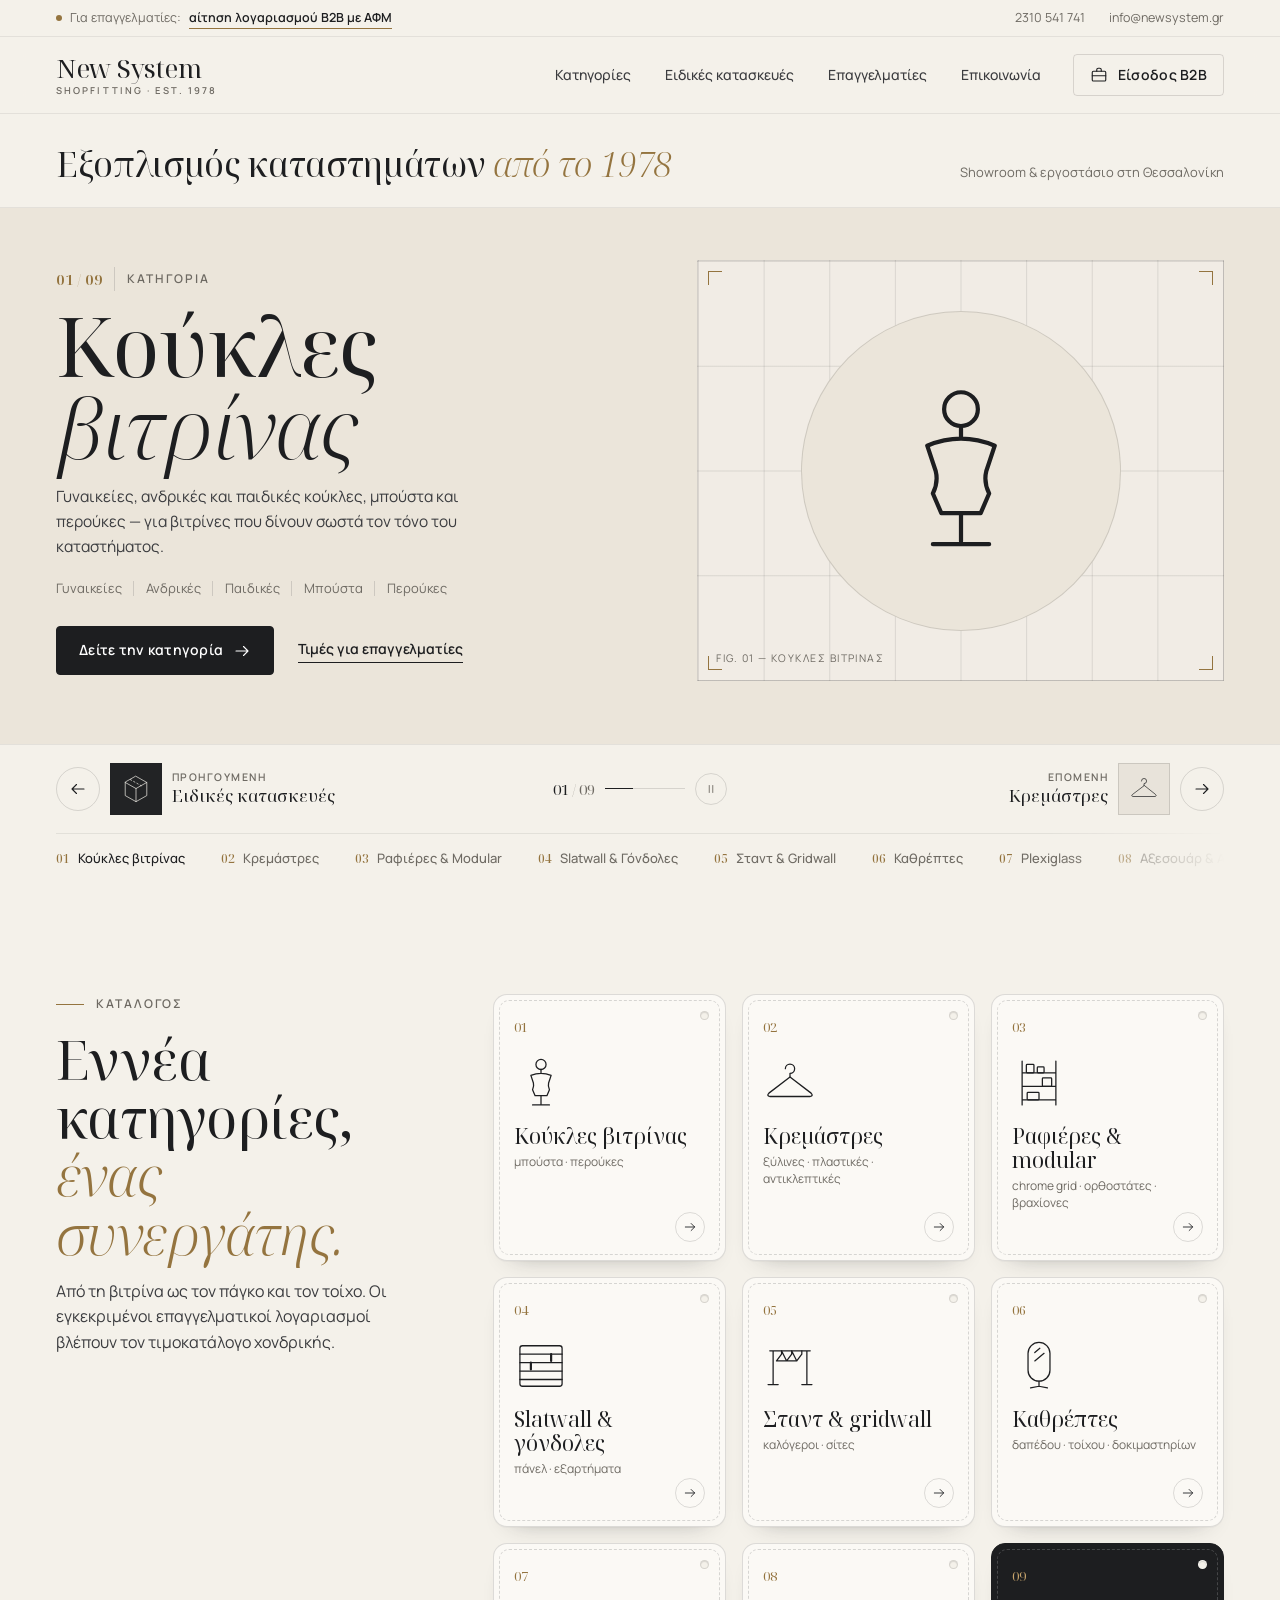
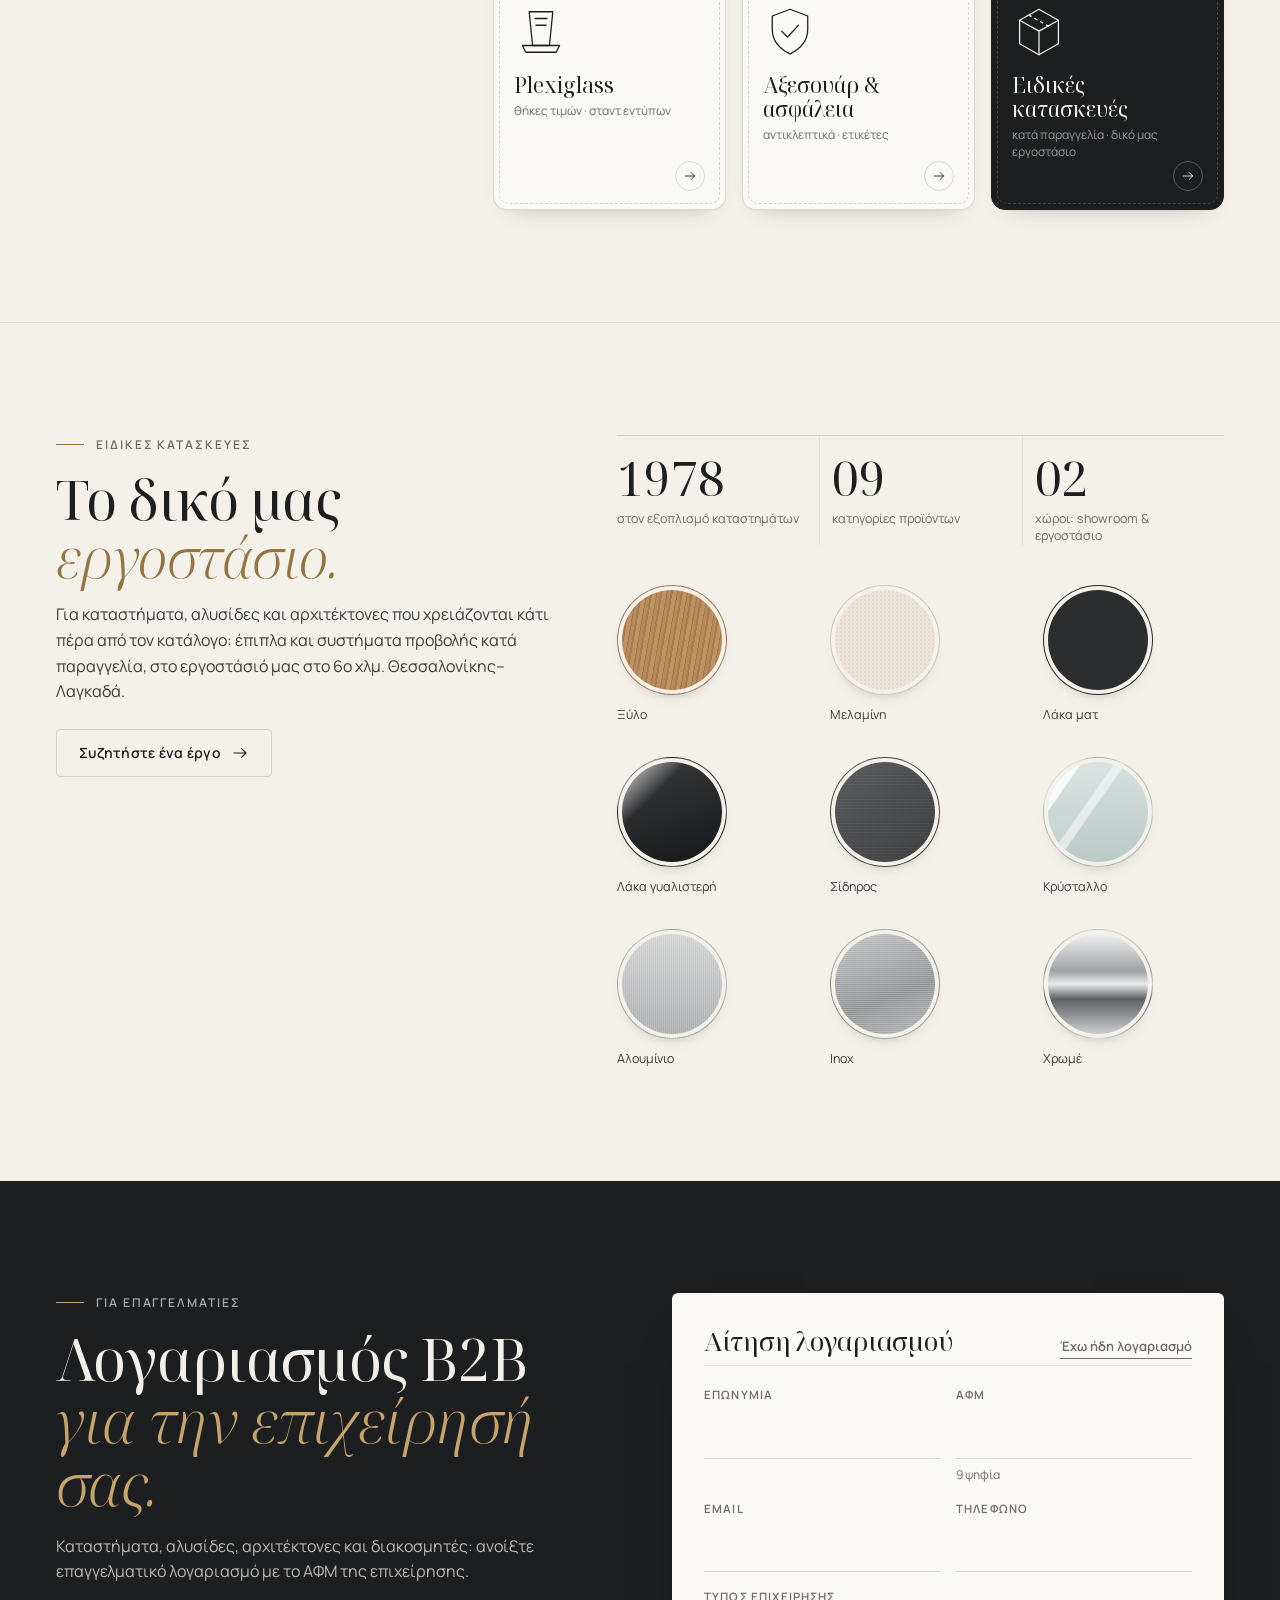
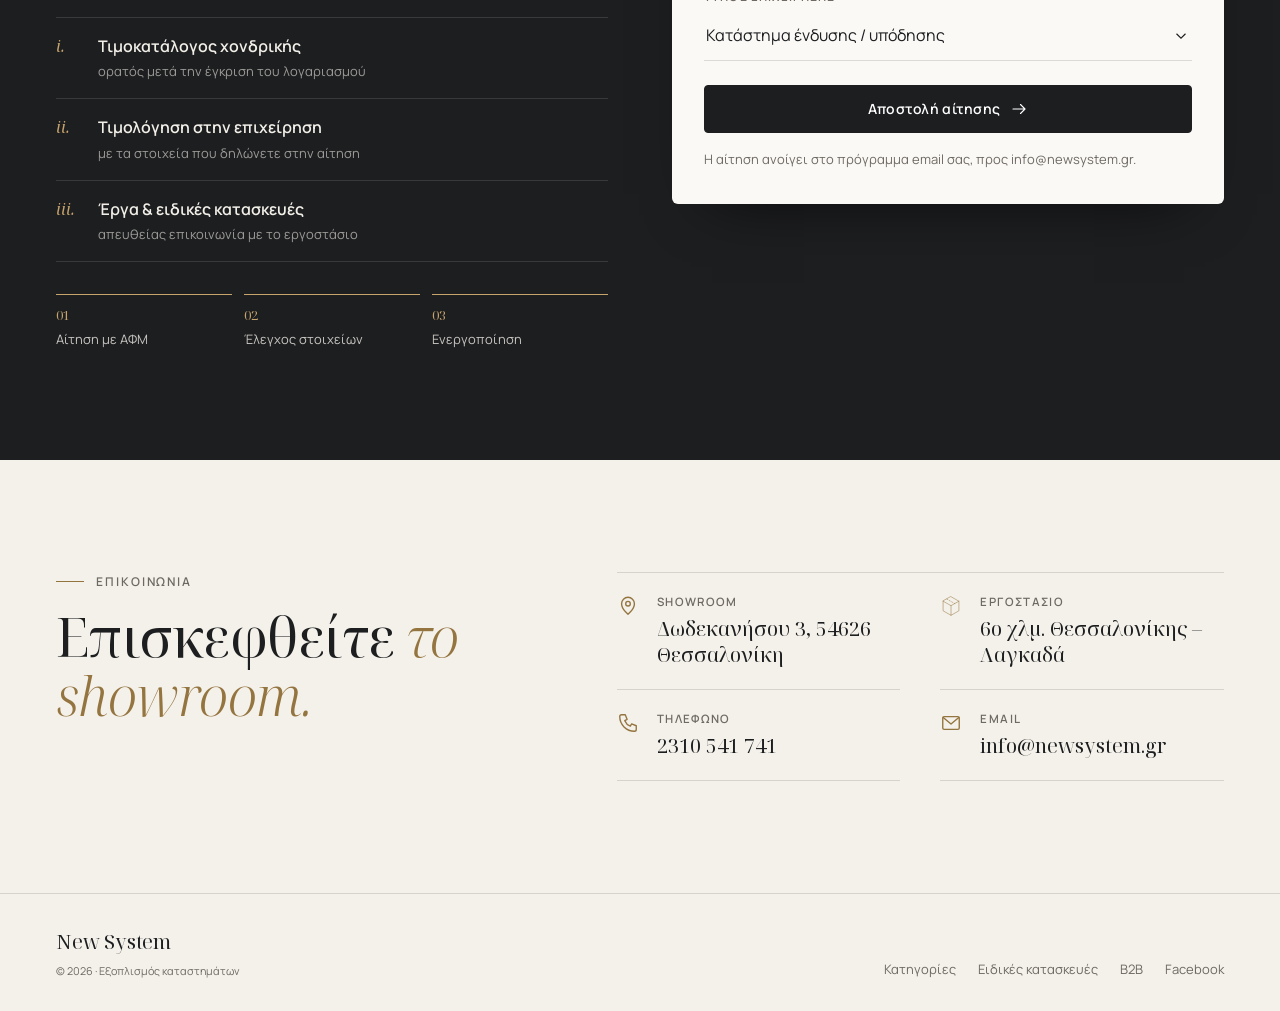
<file: newsystem-v2/index.html>
<!doctype html>
<html lang="el">
<head>
  <meta charset="utf-8">
  <meta name="viewport" content="width=device-width, initial-scale=1, viewport-fit=cover">
  <title>New System · Εξοπλισμός Καταστημάτων Θεσσαλονίκη</title>
  <meta name="description" content="New System — εξοπλισμός καταστημάτων από το 1978. Κούκλες βιτρίνας, κρεμάστρες, ραφιέρες, slatwall, σταντ, καθρέπτες, plexiglass και ειδικές κατασκευές από το δικό μας εργοστάσιο. Λογαριασμός B2B για επαγγελματίες.">
  <meta name="theme-color" content="#f4f1ea">
  <link rel="preconnect" href="https://fonts.googleapis.com">
  <link rel="preconnect" href="https://fonts.gstatic.com" crossorigin>
  <!-- Noto Serif Display (τίτλοι) + Manrope (κείμενο): και οι δύο με subset greek -->
  <link href="https://fonts.googleapis.com/css2?family=Manrope:wght@400;500;600;700&family=Noto+Serif+Display:ital,wght@0,300;0,400;0,500;1,300;1,400&display=swap" rel="stylesheet">
  <link rel="stylesheet" href="styles.css">
  <script>document.documentElement.classList.add('js')</script>
</head>
<body>

<!-- Εικονίδια (λεπτή γραμμή) -->
<svg width="0" height="0" style="position:absolute" aria-hidden="true" focusable="false">
  <defs>
    <symbol id="i-mannequin" viewBox="0 0 64 64"><g fill="none" stroke="currentColor" stroke-width="1.5" stroke-linecap="round" stroke-linejoin="round"><circle cx="32" cy="10" r="6"/><path d="M32 16v4M20 23q12-5 24 0l-3 9q-1 4 1 8l-3 7H25l-3-7q2-4 1-8z"/><path d="M32 47v10M22 58h20"/></g></symbol>
    <symbol id="i-hanger" viewBox="0 0 64 64"><g fill="none" stroke="currentColor" stroke-width="1.5" stroke-linecap="round" stroke-linejoin="round"><path d="M26.5 15a5.5 5.5 0 1 1 5.5 5.5V25"/><path d="M32 25 7 44q-3 3 1 4h48q4-1 1-4z"/></g></symbol>
    <symbol id="i-shelf" viewBox="0 0 64 64"><g fill="none" stroke="currentColor" stroke-width="1.5" stroke-linecap="round" stroke-linejoin="round"><path d="M12 6v52M52 6v52M12 20h40M12 36h40M12 52h40"/><rect x="17" y="10" width="9" height="10" rx="1"/><rect x="30" y="13" width="8" height="7" rx="1"/><rect x="36" y="26" width="11" height="10" rx="1"/><rect x="18" y="43" width="14" height="9" rx="1"/></g></symbol>
    <symbol id="i-slat" viewBox="0 0 64 64"><g fill="none" stroke="currentColor" stroke-width="1.5" stroke-linecap="round" stroke-linejoin="round"><rect x="7" y="8" width="50" height="48" rx="3"/><path d="M7 18h50M7 28h50M7 38h50M7 48h50"/><path d="M20 28v8M44 18v8" stroke-width="2.6"/></g></symbol>
    <symbol id="i-rail" viewBox="0 0 64 64"><g fill="none" stroke="currentColor" stroke-width="1.5" stroke-linecap="round" stroke-linejoin="round"><path d="M8 14h48M12 14v40M52 14v40M6 54h12M46 54h12"/><path d="M22 14v4l-6 8h12zM34 14v4l-6 8h12zM46 14v4l-6 8"/></g></symbol>
    <symbol id="i-mirror" viewBox="0 0 64 64"><g fill="none" stroke="currentColor" stroke-width="1.5" stroke-linecap="round" stroke-linejoin="round"><rect x="19" y="4" width="26" height="46" rx="13"/><path d="M27 16l6-5M27 26l11-9"/><path d="M32 50v6M22 58l10-2 10 2"/></g></symbol>
    <symbol id="i-plexi" viewBox="0 0 64 64"><g fill="none" stroke="currentColor" stroke-width="1.5" stroke-linecap="round" stroke-linejoin="round"><path d="M18 8h28l-4 40H22z"/><path d="M10 48h44l-4 8H14z"/><path d="M25 16h14M26 24h12"/></g></symbol>
    <symbol id="i-shield" viewBox="0 0 64 64"><g fill="none" stroke="currentColor" stroke-width="1.5" stroke-linecap="round" stroke-linejoin="round"><path d="M32 5 53 13v16c0 14-9 23-21 29C20 52 11 43 11 29V13z"/><path d="m22 31 7 7 13-14"/></g></symbol>
    <symbol id="i-cube" viewBox="0 0 64 64"><g fill="none" stroke="currentColor" stroke-width="1.5" stroke-linecap="round" stroke-linejoin="round"><path d="M32 5 55 18v28L32 59 9 46V18z"/><path d="m9 18 23 13 23-13M32 31v28"/><path d="M20 12l23 13" stroke-dasharray="3 5"/></g></symbol>
    <symbol id="i-arrow" viewBox="0 0 24 24"><path fill="none" stroke="currentColor" stroke-width="1.5" stroke-linecap="round" stroke-linejoin="round" d="M4 12h16M14 6l6 6-6 6"/></symbol>
    <symbol id="i-phone" viewBox="0 0 24 24"><path fill="none" stroke="currentColor" stroke-width="1.5" stroke-linecap="round" stroke-linejoin="round" d="M5 3h4l2 5-2.5 1.5a11 11 0 0 0 6 6L16 13l5 2v4a2 2 0 0 1-2 2A16 16 0 0 1 3 5a2 2 0 0 1 2-2"/></symbol>
    <symbol id="i-grid" viewBox="0 0 24 24"><g fill="none" stroke="currentColor" stroke-width="1.5" stroke-linejoin="round"><rect x="3.5" y="3.5" width="7" height="7" rx="1"/><rect x="13.5" y="3.5" width="7" height="7" rx="1"/><rect x="3.5" y="13.5" width="7" height="7" rx="1"/><rect x="13.5" y="13.5" width="7" height="7" rx="1"/></g></symbol>
    <symbol id="i-briefcase" viewBox="0 0 24 24"><g fill="none" stroke="currentColor" stroke-width="1.5" stroke-linecap="round" stroke-linejoin="round"><rect x="3" y="7" width="18" height="13" rx="1.5"/><path d="M9 7V5a2 2 0 0 1 2-2h2a2 2 0 0 1 2 2v2M3 13h18"/></g></symbol>
    <symbol id="i-pause" viewBox="0 0 24 24"><path fill="none" stroke="currentColor" stroke-width="1.5" stroke-linecap="round" d="M9 6v12M15 6v12"/></symbol>
    <symbol id="i-play" viewBox="0 0 24 24"><path fill="none" stroke="currentColor" stroke-width="1.5" stroke-linejoin="round" d="M8 5.5v13l10-6.5z"/></symbol>
    <symbol id="i-pin" viewBox="0 0 24 24"><g fill="none" stroke="currentColor" stroke-width="1.5" stroke-linecap="round" stroke-linejoin="round"><path d="M12 21s-7-6.2-7-11.5a7 7 0 0 1 14 0C19 14.8 12 21 12 21z"/><circle cx="12" cy="9.5" r="2.5"/></g></symbol>
    <symbol id="i-mail" viewBox="0 0 24 24"><g fill="none" stroke="currentColor" stroke-width="1.5" stroke-linecap="round" stroke-linejoin="round"><rect x="3" y="5" width="18" height="14" rx="1.5"/><path d="m3.5 6 8.5 7 8.5-7"/></g></symbol>
  </defs>
</svg>

<a class="skip" href="#main">Μετάβαση στο περιεχόμενο</a>

<!-- Διακριτική μπάρα για επαγγελματίες -->
<div class="utility">
  <div class="wrap utility__inner">
    <p><span class="utility__dot" aria-hidden="true"></span><span class="utility__long">Για επαγγελματίες: </span><a href="#b2b">αίτηση λογαριασμού B2B με ΑΦΜ</a></p>
    <ul class="utility__meta">
      <li><a href="tel:+302310541741">2310 541 741</a></li>
      <li><a href="mailto:info@newsystem.gr">info@newsystem.gr</a></li>
    </ul>
  </div>
</div>

<header class="header" id="top">
  <div class="wrap header__inner">
    <a class="logo" href="#top" aria-label="New System — αρχική">
      <span class="logo__word">New System</span>
      <span class="logo__sub">Shopfitting · Est. 1978</span>
    </a>

    <nav class="nav" id="nav" aria-label="Κύριο μενού">
      <a href="#katigories">Κατηγορίες</a>
      <a href="#kataskeves">Ειδικές κατασκευές</a>
      <a href="#b2b">Επαγγελματίες</a>
      <a href="#epikoinonia">Επικοινωνία</a>
      <a class="btn btn--ink nav__b2b" href="#b2b"><svg aria-hidden="true"><use href="#i-briefcase"/></svg> Είσοδος B2B</a>
    </nav>

    <div class="header__actions">
      <a class="btn btn--outline header__b2b" href="#b2b"><svg aria-hidden="true"><use href="#i-briefcase"/></svg> Είσοδος B2B</a>
      <button class="burger" type="button" aria-controls="nav" aria-expanded="false" aria-label="Άνοιγμα μενού"><span></span><span></span></button>
    </div>
  </div>
</header>

<main id="main">

  <!-- ===== HERO: κάθε slide = μία κατηγορία ===== -->
  <section class="hero" aria-labelledby="hero-title">
    <div class="wrap hero__intro">
      <h1 id="hero-title" class="hero__title">Εξοπλισμός καταστημάτων <em>από το 1978</em></h1>
      <p class="hero__meta">Showroom &amp; εργοστάσιο στη Θεσσαλονίκη</p>
    </div>

    <div class="carousel" aria-roledescription="carousel" aria-label="Κατηγορίες προϊόντων">
      <div class="carousel__viewport">
        <div class="carousel__track" aria-live="off">

          <article class="slide" data-name="Κούκλες βιτρίνας" data-icon="i-mannequin" style="--tone:#ebe5da">
            <div class="wrap slide__inner">
              <div class="slide__copy">
                <p class="slide__kicker"><span class="slide__num"></span>Κατηγορία</p>
                <h2 class="slide__title">Κούκλες <em>βιτρίνας</em></h2>
                <p class="slide__text">Γυναικείες, ανδρικές και παιδικές κούκλες, μπούστα και περούκες — για βιτρίνες που δίνουν σωστά τον τόνο του καταστήματος.</p>
                <ul class="slide__list"><li>Γυναικείες</li><li>Ανδρικές</li><li>Παιδικές</li><li>Μπούστα</li><li>Περούκες</li></ul>
                <div class="slide__cta">
                  <a class="btn btn--ink" href="#">Δείτε την κατηγορία <svg aria-hidden="true"><use href="#i-arrow"/></svg></a>
                  <a class="link" href="#b2b">Τιμές για επαγγελματίες</a>
                </div>
              </div>
              <figure class="plate" aria-hidden="true"><svg class="plate__icon"><use href="#i-mannequin"/></svg><figcaption class="plate__cap"></figcaption></figure>
            </div>
          </article>

          <article class="slide" data-name="Κρεμάστρες" data-icon="i-hanger" style="--tone:#e8e3da">
            <div class="wrap slide__inner">
              <div class="slide__copy">
                <p class="slide__kicker"><span class="slide__num"></span>Κατηγορία</p>
                <h2 class="slide__title">Κρεμάστρες</h2>
                <p class="slide__text">Ξύλινες, πλαστικές και αντικλεπτικές κρεμάστρες για κάθε τύπο ενδύματος και κάθε ύφος καταστήματος.</p>
                <ul class="slide__list"><li>Ξύλινες</li><li>Πλαστικές</li><li>Αντικλεπτικές</li></ul>
                <div class="slide__cta">
                  <a class="btn btn--ink" href="#">Δείτε την κατηγορία <svg aria-hidden="true"><use href="#i-arrow"/></svg></a>
                  <a class="link" href="#b2b">Τιμές για επαγγελματίες</a>
                </div>
              </div>
              <figure class="plate" aria-hidden="true"><svg class="plate__icon"><use href="#i-hanger"/></svg><figcaption class="plate__cap"></figcaption></figure>
            </div>
          </article>

          <article class="slide" data-name="Ραφιέρες & Modular" data-icon="i-shelf" style="--tone:#e2e3df">
            <div class="wrap slide__inner">
              <div class="slide__copy">
                <p class="slide__kicker"><span class="slide__num"></span>Κατηγορία</p>
                <h2 class="slide__title">Ραφιέρες <em>&amp; modular</em></h2>
                <p class="slide__text">Αρθρωτά συστήματα ραφιών, Chrome Grid, ορθοστάτες και βραχίονες που προσαρμόζονται σε κάθε τοίχο και κάθε προϊόν.</p>
                <ul class="slide__list"><li>Chrome Grid</li><li>Ορθοστάτες</li><li>Βραχίονες</li><li>Ράφια</li></ul>
                <div class="slide__cta">
                  <a class="btn btn--ink" href="#">Δείτε την κατηγορία <svg aria-hidden="true"><use href="#i-arrow"/></svg></a>
                  <a class="link" href="#b2b">Τιμές για επαγγελματίες</a>
                </div>
              </div>
              <figure class="plate" aria-hidden="true"><svg class="plate__icon"><use href="#i-shelf"/></svg><figcaption class="plate__cap"></figcaption></figure>
            </div>
          </article>

          <article class="slide" data-name="Slatwall & Γόνδολες" data-icon="i-slat" style="--tone:#e6e1d6">
            <div class="wrap slide__inner">
              <div class="slide__copy">
                <p class="slide__kicker"><span class="slide__num"></span>Κατηγορία</p>
                <h2 class="slide__title">Slatwall <em>&amp; γόνδολες</em></h2>
                <p class="slide__text">Πάνελ slatwall, γόνδολες και τα εξαρτήματα προβολής τους, για καταστήματα λιανικής, σούπερ μάρκετ και εκθεσιακούς χώρους.</p>
                <ul class="slide__list"><li>Πάνελ slatwall</li><li>Γόνδολες</li><li>Εξαρτήματα</li></ul>
                <div class="slide__cta">
                  <a class="btn btn--ink" href="#">Δείτε την κατηγορία <svg aria-hidden="true"><use href="#i-arrow"/></svg></a>
                  <a class="link" href="#b2b">Τιμές για επαγγελματίες</a>
                </div>
              </div>
              <figure class="plate" aria-hidden="true"><svg class="plate__icon"><use href="#i-slat"/></svg><figcaption class="plate__cap"></figcaption></figure>
            </div>
          </article>

          <article class="slide" data-name="Σταντ & Gridwall" data-icon="i-rail" style="--tone:#e0ded8">
            <div class="wrap slide__inner">
              <div class="slide__copy">
                <p class="slide__kicker"><span class="slide__num"></span>Κατηγορία</p>
                <h2 class="slide__title">Σταντ <em>&amp; gridwall</em></h2>
                <p class="slide__text">Καλόγεροι ρούχων, σταντ προβολής και πάνελ σίτας gridwall — ευέλικτες λύσεις για τον χώρο πώλησης.</p>
                <ul class="slide__list"><li>Καλόγεροι</li><li>Σίτες gridwall</li><li>Σταντ προβολής</li></ul>
                <div class="slide__cta">
                  <a class="btn btn--ink" href="#">Δείτε την κατηγορία <svg aria-hidden="true"><use href="#i-arrow"/></svg></a>
                  <a class="link" href="#b2b">Τιμές για επαγγελματίες</a>
                </div>
              </div>
              <figure class="plate" aria-hidden="true"><svg class="plate__icon"><use href="#i-rail"/></svg><figcaption class="plate__cap"></figcaption></figure>
            </div>
          </article>

          <article class="slide" data-name="Καθρέπτες" data-icon="i-mirror" style="--tone:#e9e5df">
            <div class="wrap slide__inner">
              <div class="slide__copy">
                <p class="slide__kicker"><span class="slide__num"></span>Κατηγορία</p>
                <h2 class="slide__title">Καθρέπτες</h2>
                <p class="slide__text">Επιδαπέδιοι, επιτοίχιοι και καθρέπτες δοκιμαστηρίων, σε διαστάσεις και πλαίσια που ταιριάζουν στον χώρο σας.</p>
                <ul class="slide__list"><li>Επιδαπέδιοι</li><li>Επιτοίχιοι</li><li>Δοκιμαστηρίων</li></ul>
                <div class="slide__cta">
                  <a class="btn btn--ink" href="#">Δείτε την κατηγορία <svg aria-hidden="true"><use href="#i-arrow"/></svg></a>
                  <a class="link" href="#b2b">Τιμές για επαγγελματίες</a>
                </div>
              </div>
              <figure class="plate" aria-hidden="true"><svg class="plate__icon"><use href="#i-mirror"/></svg><figcaption class="plate__cap"></figcaption></figure>
            </div>
          </article>

          <article class="slide" data-name="Plexiglass" data-icon="i-plexi" style="--tone:#e3e5e3">
            <div class="wrap slide__inner">
              <div class="slide__copy">
                <p class="slide__kicker"><span class="slide__num"></span>Κατηγορία</p>
                <h2 class="slide__title">Plexiglass</h2>
                <p class="slide__text">Θήκες τιμών, σταντ εντύπων και βάσεις προβολής από plexiglass, για καθαρή και διακριτική παρουσίαση.</p>
                <ul class="slide__list"><li>Θήκες τιμών</li><li>Σταντ εντύπων</li><li>Βάσεις προβολής</li></ul>
                <div class="slide__cta">
                  <a class="btn btn--ink" href="#">Δείτε την κατηγορία <svg aria-hidden="true"><use href="#i-arrow"/></svg></a>
                  <a class="link" href="#b2b">Τιμές για επαγγελματίες</a>
                </div>
              </div>
              <figure class="plate" aria-hidden="true"><svg class="plate__icon"><use href="#i-plexi"/></svg><figcaption class="plate__cap"></figcaption></figure>
            </div>
          </article>

          <article class="slide" data-name="Αξεσουάρ & Ασφάλεια" data-icon="i-shield" style="--tone:#e7e0d4">
            <div class="wrap slide__inner">
              <div class="slide__copy">
                <p class="slide__kicker"><span class="slide__num"></span>Κατηγορία</p>
                <h2 class="slide__title">Αξεσουάρ <em>&amp; ασφάλεια</em></h2>
                <p class="slide__text">Αντικλεπτικά συστήματα, ετικέτες, γάντζοι και τα μικρά εξαρτήματα που κρατούν το κατάστημα οργανωμένο.</p>
                <ul class="slide__list"><li>Αντικλεπτικά</li><li>Ετικέτες</li><li>Γάντζοι</li></ul>
                <div class="slide__cta">
                  <a class="btn btn--ink" href="#">Δείτε την κατηγορία <svg aria-hidden="true"><use href="#i-arrow"/></svg></a>
                  <a class="link" href="#b2b">Τιμές για επαγγελματίες</a>
                </div>
              </div>
              <figure class="plate" aria-hidden="true"><svg class="plate__icon"><use href="#i-shield"/></svg><figcaption class="plate__cap"></figcaption></figure>
            </div>
          </article>

          <article class="slide slide--dark" data-name="Ειδικές κατασκευές" data-icon="i-cube" style="--tone:#222325">
            <div class="wrap slide__inner">
              <div class="slide__copy">
                <p class="slide__kicker"><span class="slide__num"></span>Κατηγορία</p>
                <h2 class="slide__title">Ειδικές <em>κατασκευές</em></h2>
                <p class="slide__text">Στο δικό μας εργοστάσιο, στο 6ο χλμ. Θεσσαλονίκης–Λαγκαδά, κατασκευάζουμε έπιπλα και συστήματα καταστημάτων κατά παραγγελία.</p>
                <ul class="slide__list"><li>Ξύλο &amp; μελαμίνη</li><li>Λάκα ματ / γυαλιστερή</li><li>Σίδηρος &amp; inox</li><li>Κρύσταλλο &amp; αλουμίνιο</li></ul>
                <div class="slide__cta">
                  <a class="btn btn--light" href="#kataskeves">Ειδικές κατασκευές <svg aria-hidden="true"><use href="#i-arrow"/></svg></a>
                  <a class="link" href="#b2b">Συνεργασία B2B</a>
                </div>
              </div>
              <figure class="plate" aria-hidden="true"><svg class="plate__icon"><use href="#i-cube"/></svg><figcaption class="plate__cap"></figcaption></figure>
            </div>
          </article>

        </div>
      </div>

      <!-- Βελάκια: δείχνουν όνομα και προεπισκόπηση της προηγούμενης / επόμενης κατηγορίας -->
      <div class="wrap carousel__controls">
        <button class="arrow arrow--prev" type="button">
          <span class="arrow__btn"><svg aria-hidden="true"><use href="#i-arrow"/></svg></span>
          <span class="arrow__thumb" aria-hidden="true"><svg><use href=""/></svg></span>
          <span class="arrow__label"><small>Προηγούμενη</small><b class="arrow__name"></b></span>
        </button>

        <div class="carousel__status">
          <span class="carousel__count" aria-hidden="true"><b class="carousel__current">01</b> / <span class="carousel__total">09</span></span>
          <span class="carousel__bar" aria-hidden="true"><i></i></span>
          <button class="carousel__play" type="button" aria-label="Παύση αυτόματης εναλλαγής"><svg aria-hidden="true"><use href="#i-pause"/></svg></button>
        </div>

        <button class="arrow arrow--next" type="button">
          <span class="arrow__label"><small>Επόμενη</small><b class="arrow__name"></b></span>
          <span class="arrow__thumb" aria-hidden="true"><svg><use href=""/></svg></span>
          <span class="arrow__btn"><svg aria-hidden="true"><use href="#i-arrow"/></svg></span>
        </button>
      </div>

      <div class="wrap">
        <div class="carousel__index" role="tablist" aria-label="Μετάβαση σε κατηγορία"></div>
      </div>
      <p class="sr-only carousel__live" aria-live="polite"></p>
    </div>
  </section>

  <!-- ===== ΚΑΤΗΓΟΡΙΕΣ ΩΣ ΕΤΙΚΕΤΕΣ ===== -->
  <section class="section" id="katigories">
    <div class="wrap catalog">
      <header class="section__head">
        <p class="eyebrow">Κατάλογος</p>
        <h2 class="section__title">Εννέα κατηγορίες, <em>ένας συνεργάτης.</em></h2>
        <p class="section__lead">Από τη βιτρίνα ως τον πάγκο και τον τοίχο. Οι εγκεκριμένοι επαγγελματικοί λογαριασμοί βλέπουν τον τιμοκατάλογο χονδρικής.</p>
      </header>

      <ul class="labels">
        <li><a class="label" href="#"><span class="label__num">01</span><svg class="label__icon" aria-hidden="true"><use href="#i-mannequin"/></svg><span class="label__name">Κούκλες βιτρίνας</span><span class="label__meta">μπούστα · περούκες</span><span class="label__go" aria-hidden="true"><svg><use href="#i-arrow"/></svg></span></a></li>
        <li><a class="label" href="#"><span class="label__num">02</span><svg class="label__icon" aria-hidden="true"><use href="#i-hanger"/></svg><span class="label__name">Κρεμάστρες</span><span class="label__meta">ξύλινες · πλαστικές · αντικλεπτικές</span><span class="label__go" aria-hidden="true"><svg><use href="#i-arrow"/></svg></span></a></li>
        <li><a class="label" href="#"><span class="label__num">03</span><svg class="label__icon" aria-hidden="true"><use href="#i-shelf"/></svg><span class="label__name">Ραφιέρες &amp; modular</span><span class="label__meta">chrome grid · ορθοστάτες · βραχίονες</span><span class="label__go" aria-hidden="true"><svg><use href="#i-arrow"/></svg></span></a></li>
        <li><a class="label" href="#"><span class="label__num">04</span><svg class="label__icon" aria-hidden="true"><use href="#i-slat"/></svg><span class="label__name">Slatwall &amp; γόνδολες</span><span class="label__meta">πάνελ · εξαρτήματα</span><span class="label__go" aria-hidden="true"><svg><use href="#i-arrow"/></svg></span></a></li>
        <li><a class="label" href="#"><span class="label__num">05</span><svg class="label__icon" aria-hidden="true"><use href="#i-rail"/></svg><span class="label__name">Σταντ &amp; gridwall</span><span class="label__meta">καλόγεροι · σίτες</span><span class="label__go" aria-hidden="true"><svg><use href="#i-arrow"/></svg></span></a></li>
        <li><a class="label" href="#"><span class="label__num">06</span><svg class="label__icon" aria-hidden="true"><use href="#i-mirror"/></svg><span class="label__name">Καθρέπτες</span><span class="label__meta">δαπέδου · τοίχου · δοκιμαστηρίων</span><span class="label__go" aria-hidden="true"><svg><use href="#i-arrow"/></svg></span></a></li>
        <li><a class="label" href="#"><span class="label__num">07</span><svg class="label__icon" aria-hidden="true"><use href="#i-plexi"/></svg><span class="label__name">Plexiglass</span><span class="label__meta">θήκες τιμών · σταντ εντύπων</span><span class="label__go" aria-hidden="true"><svg><use href="#i-arrow"/></svg></span></a></li>
        <li><a class="label" href="#"><span class="label__num">08</span><svg class="label__icon" aria-hidden="true"><use href="#i-shield"/></svg><span class="label__name">Αξεσουάρ &amp; ασφάλεια</span><span class="label__meta">αντικλεπτικά · ετικέτες</span><span class="label__go" aria-hidden="true"><svg><use href="#i-arrow"/></svg></span></a></li>
        <li class="labels__feature"><a class="label label--dark" href="#kataskeves"><span class="label__num">09</span><svg class="label__icon" aria-hidden="true"><use href="#i-cube"/></svg><span class="label__name">Ειδικές κατασκευές</span><span class="label__meta">κατά παραγγελία · δικό μας εργοστάσιο</span><span class="label__go" aria-hidden="true"><svg><use href="#i-arrow"/></svg></span></a></li>
      </ul>
    </div>
  </section>

  <!-- ===== ΕΙΔΙΚΕΣ ΚΑΤΑΣΚΕΥΕΣ / ΥΛΙΚΑ ===== -->
  <section class="section section--rule" id="kataskeves">
    <div class="wrap atelier">
      <header class="section__head">
        <p class="eyebrow">Ειδικές κατασκευές</p>
        <h2 class="section__title">Το δικό μας <em>εργοστάσιο.</em></h2>
        <p class="section__lead">Για καταστήματα, αλυσίδες και αρχιτέκτονες που χρειάζονται κάτι πέρα από τον κατάλογο: έπιπλα και συστήματα προβολής κατά παραγγελία, στο εργοστάσιό μας στο 6ο χλμ. Θεσσαλονίκης–Λαγκαδά.</p>
        <a class="btn btn--outline" href="#b2b">Συζητήστε ένα έργο <svg aria-hidden="true"><use href="#i-arrow"/></svg></a>
      </header>

      <div class="atelier__body">
        <dl class="facts">
          <div><dt>1978</dt><dd>στον εξοπλισμό καταστημάτων</dd></div>
          <div><dt>09</dt><dd>κατηγορίες προϊόντων</dd></div>
          <div><dt>02</dt><dd>χώροι: showroom &amp; εργοστάσιο</dd></div>
        </dl>

        <ul class="materials" aria-label="Υλικά">
          <li><span class="swatch swatch--wood"></span>Ξύλο</li>
          <li><span class="swatch swatch--melamine"></span>Μελαμίνη</li>
          <li><span class="swatch swatch--matte"></span>Λάκα ματ</li>
          <li><span class="swatch swatch--gloss"></span>Λάκα γυαλιστερή</li>
          <li><span class="swatch swatch--iron"></span>Σίδηρος</li>
          <li><span class="swatch swatch--glass"></span>Κρύσταλλο</li>
          <li><span class="swatch swatch--alu"></span>Αλουμίνιο</li>
          <li><span class="swatch swatch--inox"></span>Inox</li>
          <li><span class="swatch swatch--chrome"></span>Χρωμέ</li>
        </ul>
      </div>
    </div>
  </section>

  <!-- ===== B2B ===== -->
  <section class="b2b" id="b2b" aria-labelledby="b2b-title">
    <div class="wrap b2b__grid">
      <div class="b2b__copy">
        <p class="eyebrow eyebrow--light">Για επαγγελματίες</p>
        <h2 class="b2b__title" id="b2b-title">Λογαριασμός B2B <em>για την επιχείρησή σας.</em></h2>
        <p class="b2b__lead">Καταστήματα, αλυσίδες, αρχιτέκτονες και διακοσμητές: ανοίξτε επαγγελματικό λογαριασμό με το ΑΦΜ της επιχείρησης.</p>

        <ul class="perks">
          <li><span class="perks__n">i.</span><div><b>Τιμοκατάλογος χονδρικής</b><small>ορατός μετά την έγκριση του λογαριασμού</small></div></li>
          <li><span class="perks__n">ii.</span><div><b>Τιμολόγηση στην επιχείρηση</b><small>με τα στοιχεία που δηλώνετε στην αίτηση</small></div></li>
          <li><span class="perks__n">iii.</span><div><b>Έργα &amp; ειδικές κατασκευές</b><small>απευθείας επικοινωνία με το εργοστάσιο</small></div></li>
        </ul>

        <ol class="steps" aria-label="Βήματα">
          <li><span>01</span>Αίτηση με ΑΦΜ</li>
          <li><span>02</span>Έλεγχος στοιχείων</li>
          <li><span>03</span>Ενεργοποίηση</li>
        </ol>
      </div>

      <form class="b2b__form" id="b2bForm" novalidate>
        <div class="b2b__form-head">
          <h3>Αίτηση λογαριασμού</h3>
          <a href="#" class="link link--sm">Έχω ήδη λογαριασμό</a>
        </div>
        <div class="field-row">
          <label class="field"><span>Επωνυμία</span><input name="company" autocomplete="organization" required></label>
          <label class="field"><span>ΑΦΜ</span><input name="vat" inputmode="numeric" pattern="[0-9]{9}" maxlength="9" required aria-describedby="vat-hint"><small id="vat-hint" class="field__hint">9 ψηφία</small></label>
        </div>
        <div class="field-row">
          <label class="field"><span>Email</span><input name="email" type="email" autocomplete="email" required></label>
          <label class="field"><span>Τηλέφωνο</span><input name="phone" type="tel" autocomplete="tel" required></label>
        </div>
        <label class="field"><span>Τύπος επιχείρησης</span>
          <select name="type">
            <option>Κατάστημα ένδυσης / υπόδησης</option>
            <option>Σούπερ μάρκετ / mini market</option>
            <option>Φαρμακείο / καλλυντικά</option>
            <option>Αρχιτέκτονας / διακοσμητής</option>
            <option>Άλλο</option>
          </select>
        </label>
        <button class="btn btn--ink btn--block" type="submit">Αποστολή αίτησης <svg aria-hidden="true"><use href="#i-arrow"/></svg></button>
        <p class="b2b__form-note" role="status" aria-live="polite">Η αίτηση ανοίγει στο πρόγραμμα email σας, προς info@newsystem.gr.</p>
      </form>
    </div>
  </section>

  <!-- ===== ΕΠΙΚΟΙΝΩΝΙΑ ===== -->
  <section class="section" id="epikoinonia">
    <div class="wrap contact">
      <header class="section__head">
        <p class="eyebrow">Επικοινωνία</p>
        <h2 class="section__title">Επισκεφθείτε <em>το showroom.</em></h2>
      </header>
      <ul class="contact__list">
        <li><svg aria-hidden="true"><use href="#i-pin"/></svg><div><small>Showroom</small><b>Δωδεκανήσου 3, 54626 Θεσσαλονίκη</b></div></li>
        <li><svg aria-hidden="true"><use href="#i-cube"/></svg><div><small>Εργοστάσιο</small><b>6ο χλμ. Θεσσαλονίκης – Λαγκαδά</b></div></li>
        <li><svg aria-hidden="true"><use href="#i-phone"/></svg><div><small>Τηλέφωνο</small><a href="tel:+302310541741">2310 541 741</a></div></li>
        <li><svg aria-hidden="true"><use href="#i-mail"/></svg><div><small>Email</small><a href="mailto:info@newsystem.gr">info@newsystem.gr</a></div></li>
      </ul>
    </div>
  </section>
</main>

<footer class="footer">
  <div class="wrap footer__inner">
    <div class="footer__brand"><span class="logo__word">New System</span><small>© <span id="year">2026</span> · Εξοπλισμός καταστημάτων</small></div>
    <nav aria-label="Υποσέλιδο"><a href="#katigories">Κατηγορίες</a><a href="#kataskeves">Ειδικές κατασκευές</a><a href="#b2b">B2B</a><a href="https://www.facebook.com/newsystem.gr/" rel="noopener" target="_blank">Facebook</a></nav>
  </div>
</footer>

<!-- Κάτω μπάρα, μόνο σε κινητό -->
<nav class="dock" aria-label="Γρήγορες ενέργειες">
  <a href="#katigories"><svg aria-hidden="true"><use href="#i-grid"/></svg>Κατηγορίες</a>
  <a class="dock__b2b" href="#b2b"><svg aria-hidden="true"><use href="#i-briefcase"/></svg>B2B</a>
  <a href="tel:+302310541741"><svg aria-hidden="true"><use href="#i-phone"/></svg>Κλήση</a>
</nav>

<script src="script.js"></script>
</body>
</html>
</file>
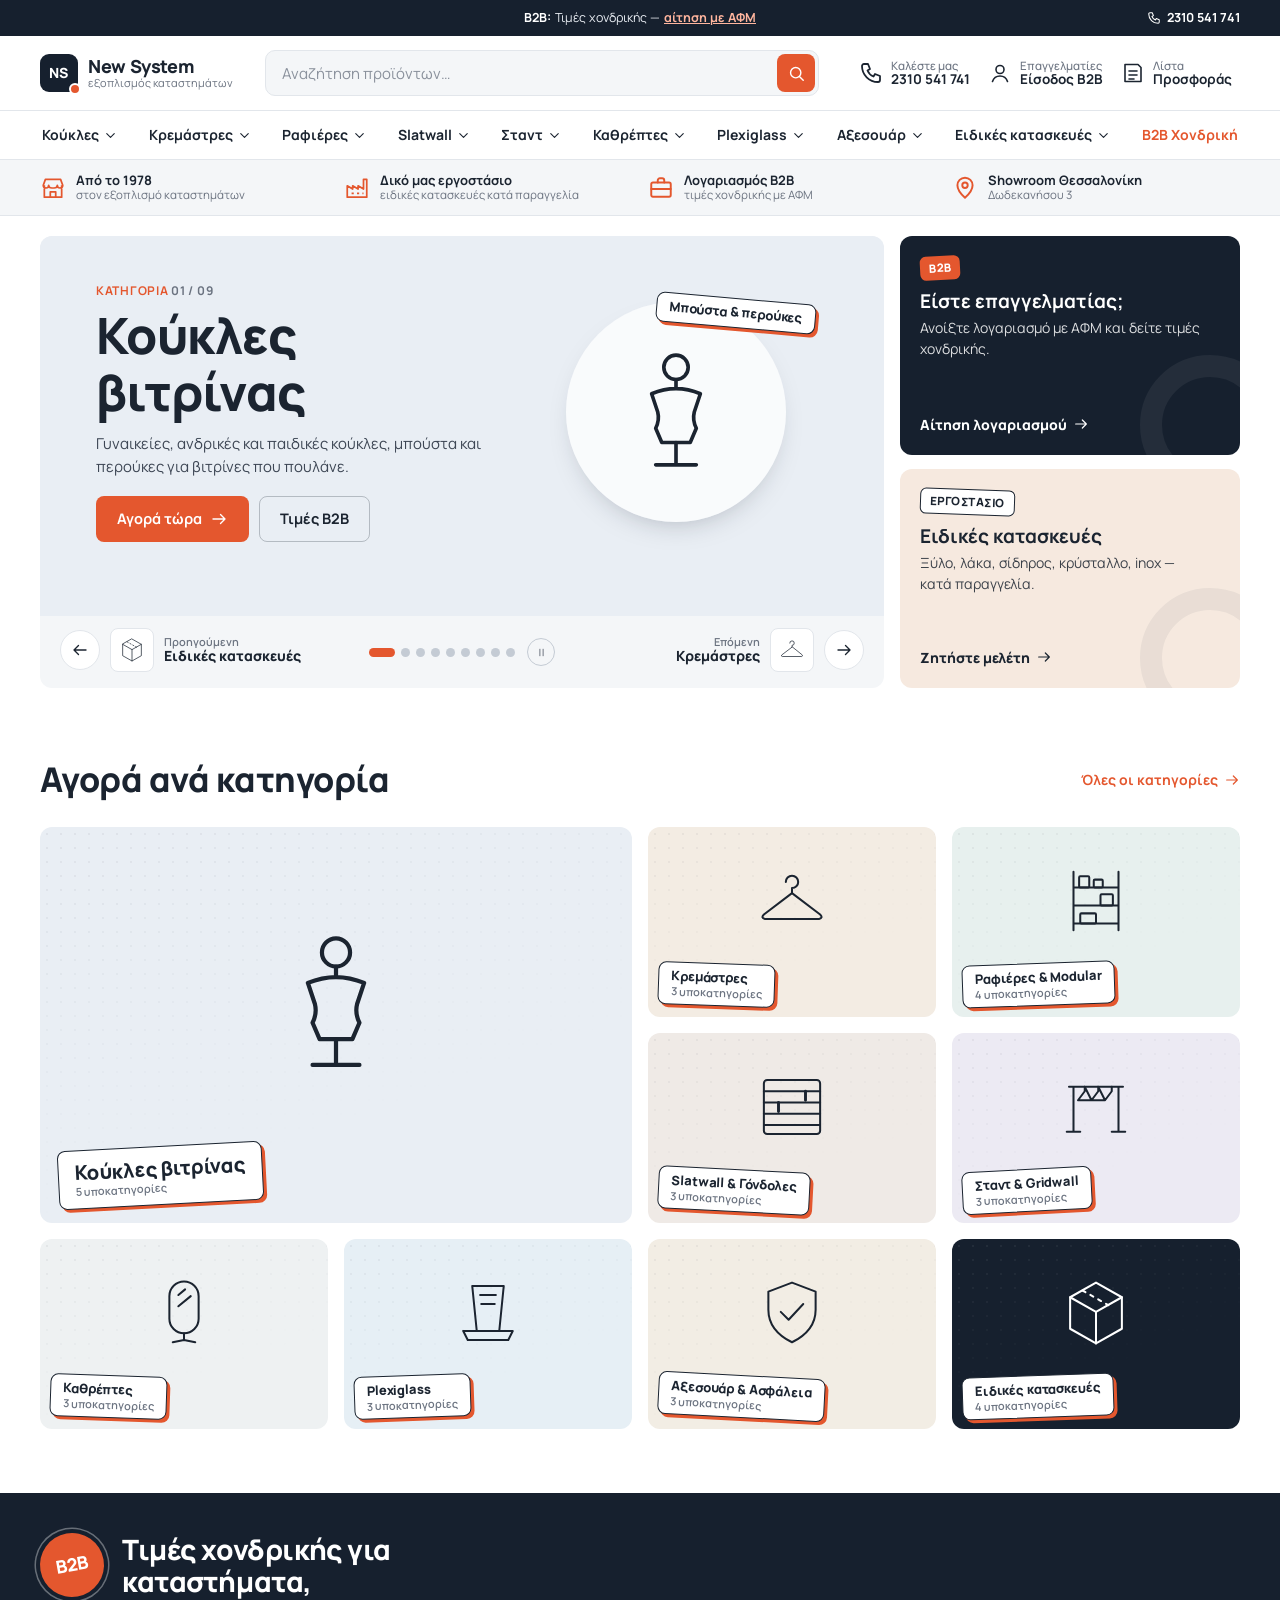
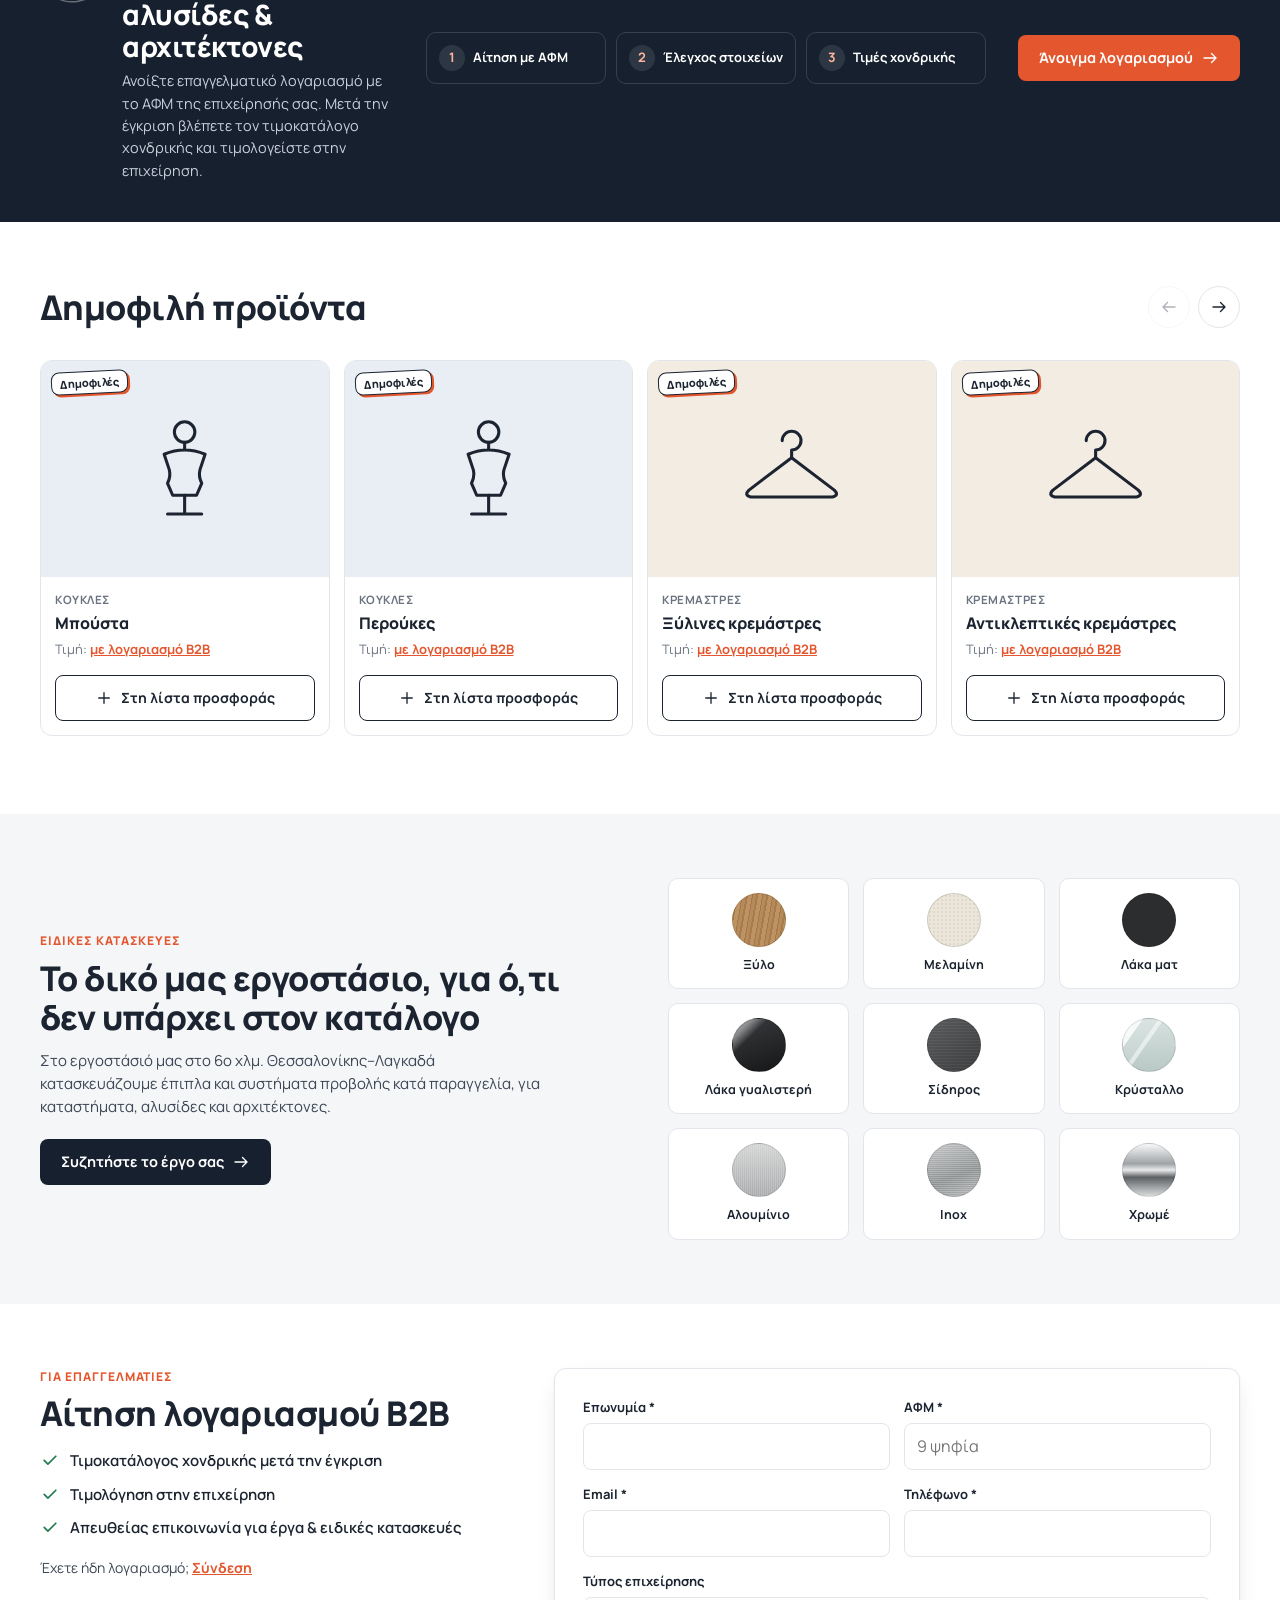
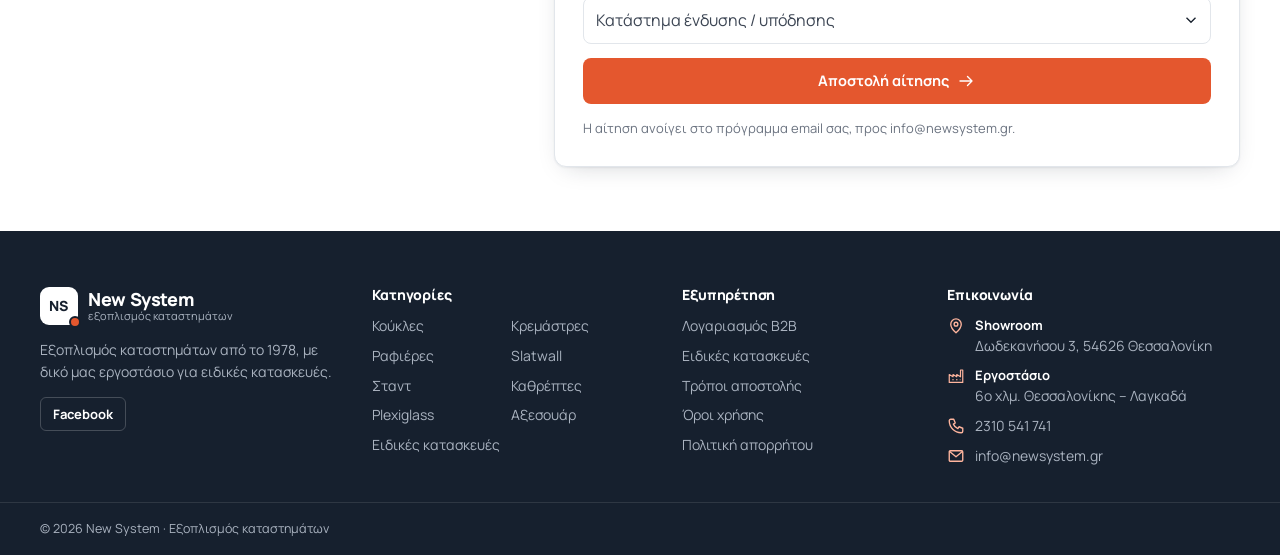
<file: newsystem-v3/index.html>
<!doctype html>
<html lang="el">
<head>
  <meta charset="utf-8">
  <meta name="viewport" content="width=device-width, initial-scale=1, viewport-fit=cover">
  <title>New System · Εξοπλισμός Καταστημάτων Θεσσαλονίκη</title>
  <meta name="description" content="New System — εξοπλισμός καταστημάτων από το 1978. Κούκλες βιτρίνας, κρεμάστρες, ραφιέρες, slatwall, σταντ, καθρέπτες, plexiglass, αξεσουάρ και ειδικές κατασκευές. Λογαριασμός B2B για επαγγελματίες.">
  <meta name="theme-color" content="#16202e">
  <link rel="preconnect" href="https://fonts.googleapis.com">
  <link rel="preconnect" href="https://fonts.gstatic.com" crossorigin>
  <!-- Manrope: υποστηρίζει ελληνικά (subset greek) -->
  <link href="https://fonts.googleapis.com/css2?family=Manrope:wght@400;500;600;700;800&display=swap" rel="stylesheet">
  <link rel="stylesheet" href="styles.css">
  <script>document.documentElement.classList.add('js')</script>
</head>
<body>

<svg width="0" height="0" style="position:absolute" aria-hidden="true" focusable="false">
  <defs>
    <symbol id="i-mannequin" viewBox="0 0 64 64"><g fill="none" stroke="currentColor" stroke-width="1.8" stroke-linecap="round" stroke-linejoin="round"><circle cx="32" cy="10" r="6"/><path d="M32 16v4M20 23q12-5 24 0l-3 9q-1 4 1 8l-3 7H25l-3-7q2-4 1-8z"/><path d="M32 47v10M22 58h20"/></g></symbol>
    <symbol id="i-hanger" viewBox="0 0 64 64"><g fill="none" stroke="currentColor" stroke-width="1.8" stroke-linecap="round" stroke-linejoin="round"><path d="M26.5 15a5.5 5.5 0 1 1 5.5 5.5V25"/><path d="M32 25 7 44q-3 3 1 4h48q4-1 1-4z"/></g></symbol>
    <symbol id="i-shelf" viewBox="0 0 64 64"><g fill="none" stroke="currentColor" stroke-width="1.8" stroke-linecap="round" stroke-linejoin="round"><path d="M12 6v52M52 6v52M12 20h40M12 36h40M12 52h40"/><rect x="17" y="10" width="9" height="10" rx="1"/><rect x="30" y="13" width="8" height="7" rx="1"/><rect x="36" y="26" width="11" height="10" rx="1"/><rect x="18" y="43" width="14" height="9" rx="1"/></g></symbol>
    <symbol id="i-slat" viewBox="0 0 64 64"><g fill="none" stroke="currentColor" stroke-width="1.8" stroke-linecap="round" stroke-linejoin="round"><rect x="7" y="8" width="50" height="48" rx="3"/><path d="M7 18h50M7 28h50M7 38h50M7 48h50"/><path d="M20 28v8M44 18v8" stroke-width="2.6"/></g></symbol>
    <symbol id="i-rail" viewBox="0 0 64 64"><g fill="none" stroke="currentColor" stroke-width="1.8" stroke-linecap="round" stroke-linejoin="round"><path d="M8 14h48M12 14v40M52 14v40M6 54h12M46 54h12"/><path d="M22 14v4l-6 8h12zM34 14v4l-6 8h12zM46 14v4l-6 8"/></g></symbol>
    <symbol id="i-mirror" viewBox="0 0 64 64"><g fill="none" stroke="currentColor" stroke-width="1.8" stroke-linecap="round" stroke-linejoin="round"><rect x="19" y="4" width="26" height="46" rx="13"/><path d="M27 16l6-5M27 26l11-9"/><path d="M32 50v6M22 58l10-2 10 2"/></g></symbol>
    <symbol id="i-plexi" viewBox="0 0 64 64"><g fill="none" stroke="currentColor" stroke-width="1.8" stroke-linecap="round" stroke-linejoin="round"><path d="M18 8h28l-4 40H22z"/><path d="M10 48h44l-4 8H14z"/><path d="M25 16h14M26 24h12"/></g></symbol>
    <symbol id="i-shield" viewBox="0 0 64 64"><g fill="none" stroke="currentColor" stroke-width="1.8" stroke-linecap="round" stroke-linejoin="round"><path d="M32 5 53 13v16c0 14-9 23-21 29C20 52 11 43 11 29V13z"/><path d="m22 31 7 7 13-14"/></g></symbol>
    <symbol id="i-cube" viewBox="0 0 64 64"><g fill="none" stroke="currentColor" stroke-width="1.8" stroke-linecap="round" stroke-linejoin="round"><path d="M32 5 55 18v28L32 59 9 46V18z"/><path d="m9 18 23 13 23-13M32 31v28"/><path d="M20 12l23 13" stroke-dasharray="3 5"/></g></symbol>
    <symbol id="i-arrow" viewBox="0 0 24 24"><path fill="none" stroke="currentColor" stroke-width="1.8" stroke-linecap="round" stroke-linejoin="round" d="M4 12h16M14 6l6 6-6 6"/></symbol>
    <symbol id="i-phone" viewBox="0 0 24 24"><path fill="none" stroke="currentColor" stroke-width="1.8" stroke-linecap="round" stroke-linejoin="round" d="M5 3h4l2 5-2.5 1.5a11 11 0 0 0 6 6L16 13l5 2v4a2 2 0 0 1-2 2A16 16 0 0 1 3 5a2 2 0 0 1 2-2"/></symbol>
    <symbol id="i-grid" viewBox="0 0 24 24"><g fill="none" stroke="currentColor" stroke-width="1.8" stroke-linejoin="round"><rect x="3.5" y="3.5" width="7" height="7" rx="1"/><rect x="13.5" y="3.5" width="7" height="7" rx="1"/><rect x="3.5" y="13.5" width="7" height="7" rx="1"/><rect x="13.5" y="13.5" width="7" height="7" rx="1"/></g></symbol>
    <symbol id="i-briefcase" viewBox="0 0 24 24"><g fill="none" stroke="currentColor" stroke-width="1.8" stroke-linecap="round" stroke-linejoin="round"><rect x="3" y="7" width="18" height="13" rx="1.5"/><path d="M9 7V5a2 2 0 0 1 2-2h2a2 2 0 0 1 2 2v2M3 13h18"/></g></symbol>
    <symbol id="i-pause" viewBox="0 0 24 24"><path fill="none" stroke="currentColor" stroke-width="1.8" stroke-linecap="round" d="M9 6v12M15 6v12"/></symbol>
    <symbol id="i-play" viewBox="0 0 24 24"><path fill="none" stroke="currentColor" stroke-width="1.8" stroke-linejoin="round" d="M8 5.5v13l10-6.5z"/></symbol>
    <symbol id="i-pin" viewBox="0 0 24 24"><g fill="none" stroke="currentColor" stroke-width="1.8" stroke-linecap="round" stroke-linejoin="round"><path d="M12 21s-7-6.2-7-11.5a7 7 0 0 1 14 0C19 14.8 12 21 12 21z"/><circle cx="12" cy="9.5" r="2.5"/></g></symbol>
    <symbol id="i-mail" viewBox="0 0 24 24"><g fill="none" stroke="currentColor" stroke-width="1.8" stroke-linecap="round" stroke-linejoin="round"><rect x="3" y="5" width="18" height="14" rx="1.5"/><path d="m3.5 6 8.5 7 8.5-7"/></g></symbol>
    <symbol id="i-search" viewBox="0 0 24 24"><g fill="none" stroke="currentColor" stroke-width="1.8" stroke-linecap="round"><circle cx="11" cy="11" r="6.5"/><path d="m16 16 4.5 4.5"/></g></symbol>
    <symbol id="i-user" viewBox="0 0 24 24"><g fill="none" stroke="currentColor" stroke-width="1.6" stroke-linecap="round" stroke-linejoin="round"><circle cx="12" cy="8.5" r="4"/><path d="M4.5 20.5c1.2-3.8 4-5.5 7.5-5.5s6.3 1.7 7.5 5.5"/></g></symbol>
    <symbol id="i-list" viewBox="0 0 24 24"><g fill="none" stroke="currentColor" stroke-width="1.6" stroke-linecap="round" stroke-linejoin="round"><path d="M7 3.5h10l3 3v14H4v-17z"/><path d="M8 10h8M8 14h8M8 18h5"/></g></symbol>
    <symbol id="i-truck" viewBox="0 0 24 24"><g fill="none" stroke="currentColor" stroke-width="1.6" stroke-linecap="round" stroke-linejoin="round"><path d="M2.5 6.5h11v10h-11zM13.5 10h4l3 3.5v3h-7"/><circle cx="7" cy="17.5" r="1.8"/><circle cx="17" cy="17.5" r="1.8"/></g></symbol>
    <symbol id="i-factory" viewBox="0 0 24 24"><g fill="none" stroke="currentColor" stroke-width="1.6" stroke-linejoin="round"><path d="M3 20.5V10l5 3V10l5 3V10l5 3V4h3v16.5z"/><path d="M7 17h2M12 17h2M17 17h1"/></g></symbol>
    <symbol id="i-store" viewBox="0 0 24 24"><g fill="none" stroke="currentColor" stroke-width="1.6" stroke-linejoin="round"><path d="M4 9.5v11h16v-11M3 9.5 5 4h14l2 5.5c0 1.5-1.2 2.5-2.6 2.5S16 11 16 9.5c0 1.5-1.4 2.5-3 2.5h-2c-1.6 0-3-1-3-2.5C8 11 6.9 12 5.6 12S3 11 3 9.5z"/><path d="M9.5 20.5v-5h5v5"/></g></symbol>
    <symbol id="i-close" viewBox="0 0 24 24"><path fill="none" stroke="currentColor" stroke-width="1.8" stroke-linecap="round" d="m6 6 12 12M18 6 6 18"/></symbol>
    <symbol id="i-plus" viewBox="0 0 24 24"><path fill="none" stroke="currentColor" stroke-width="1.8" stroke-linecap="round" d="M12 5v14M5 12h14"/></symbol>
    <symbol id="i-chevron" viewBox="0 0 24 24"><path fill="none" stroke="currentColor" stroke-width="1.8" stroke-linecap="round" stroke-linejoin="round" d="m6 9 6 6 6-6"/></symbol>
    <symbol id="i-menu" viewBox="0 0 24 24"><path fill="none" stroke="currentColor" stroke-width="1.8" stroke-linecap="round" d="M4 7h16M4 12h16M4 17h16"/></symbol>
    <symbol id="i-ok" viewBox="0 0 24 24"><path fill="none" stroke="currentColor" stroke-width="2" stroke-linecap="round" stroke-linejoin="round" d="m5 12.5 4.5 4.5L19 7.5"/></symbol>
  </defs>
</svg>

<a class="skip" href="#main">Μετάβαση στο περιεχόμενο</a>

<!-- Μπάρα ανακοινώσεων -->
<div class="announce" role="region" aria-label="Ανακοινώσεις">
  <div class="wrap announce__inner">
    <p class="announce__msg is-active"><b>B2B:</b> Τιμές χονδρικής — <a href="#b2b">αίτηση με ΑΦΜ</a></p>
    <p class="announce__msg">Εξοπλισμός καταστημάτων <b>από το 1978</b></p>
    <p class="announce__msg"><b>Δικό μας εργοστάσιο</b> για ειδικές κατασκευές</p>
    <a class="announce__phone" href="tel:+302310541741"><svg aria-hidden="true"><use href="#i-phone"/></svg> 2310 541 741</a>
  </div>
</div>

<!-- Header -->
<header class="header" id="top">
  <div class="wrap header__inner">
    <button class="icon-btn header__menu" type="button" aria-controls="drawer" aria-expanded="false" aria-label="Μενού κατηγοριών"><svg aria-hidden="true"><use href="#i-menu"/></svg></button>

    <a class="logo" href="#top" aria-label="New System — αρχική">
      <span class="logo__mark" aria-hidden="true">NS</span>
      <span class="logo__text"><b>New System</b><small>εξοπλισμός καταστημάτων</small></span>
    </a>

    <form class="search" role="search" autocomplete="off" onsubmit="return false">
      <label class="sr-only" for="q">Αναζήτηση προϊόντων</label>
      <input id="q" class="search__input" type="search" placeholder="Αναζήτηση προϊόντων…" aria-autocomplete="list" aria-controls="search-results" aria-expanded="false">
      <button class="search__btn" type="submit" aria-label="Αναζήτηση"><svg aria-hidden="true"><use href="#i-search"/></svg></button>
      <ul class="search__results" id="search-results" role="listbox" hidden></ul>
    </form>

    <div class="header__actions">
      <a class="hact hact--phone" href="tel:+302310541741"><svg aria-hidden="true"><use href="#i-phone"/></svg><span><small>Καλέστε μας</small>2310 541 741</span></a>
      <a class="hact hact--b2b" href="#b2b"><svg aria-hidden="true"><use href="#i-user"/></svg><span><small>Επαγγελματίες</small>Είσοδος B2B</span></a>
      <button class="hact hact--quote" type="button" aria-controls="quote" aria-expanded="false"><svg aria-hidden="true"><use href="#i-list"/></svg><span class="hact__badge" aria-hidden="true">0</span><span><small>Λίστα</small>Προσφοράς</span></button>
    </div>
  </div>

  <!-- Κύριο μενού κατηγοριών με mega menu (από script.js) -->
  <nav class="catnav" aria-label="Κατηγορίες">
    <div class="wrap"><ul class="catnav__list"></ul></div>
  </nav>
</header>

<!-- Drawer κατηγοριών (κινητό / tablet) -->
<div class="drawer" id="drawer" hidden>
  <div class="drawer__panel" role="dialog" aria-modal="true" aria-label="Κατηγορίες">
    <div class="drawer__head"><b>Κατηγορίες</b><button class="icon-btn" type="button" data-close aria-label="Κλείσιμο"><svg aria-hidden="true"><use href="#i-close"/></svg></button></div>
    <ul class="drawer__list"></ul>
    <div class="drawer__foot">
      <a class="btn btn--accent btn--block" href="#b2b"><svg aria-hidden="true"><use href="#i-user"/></svg> Είσοδος B2B</a>
      <a class="btn btn--line btn--block" href="tel:+302310541741"><svg aria-hidden="true"><use href="#i-phone"/></svg> 2310 541 741</a>
    </div>
  </div>
</div>

<!-- Λίστα προσφοράς -->
<div class="drawer drawer--right" id="quote" hidden>
  <div class="drawer__panel" role="dialog" aria-modal="true" aria-labelledby="quote-title">
    <div class="drawer__head"><b id="quote-title">Λίστα προσφοράς</b><button class="icon-btn" type="button" data-close aria-label="Κλείσιμο"><svg aria-hidden="true"><use href="#i-close"/></svg></button></div>
    <p class="quote__empty">Η λίστα είναι άδεια. Πατήστε «Στη λίστα» σε όποιο προϊόν σας ενδιαφέρει και στείλτε μας ένα αίτημα προσφοράς.</p>
    <ul class="quote__list"></ul>
    <div class="drawer__foot">
      <button class="btn btn--accent btn--block quote__send" type="button">Αποστολή αιτήματος προσφοράς</button>
      <p class="quote__note">Ανοίγει το πρόγραμμα email σας με έτοιμη τη λίστα προς info@newsystem.gr.</p>
    </div>
  </div>
</div>

<main id="main">

  <!-- USP -->
  <section class="usp" aria-label="Γιατί New System">
    <div class="wrap">
      <ul class="usp__list">
        <li><svg aria-hidden="true"><use href="#i-store"/></svg><div><b>Από το 1978</b><small>στον εξοπλισμό καταστημάτων</small></div></li>
        <li><svg aria-hidden="true"><use href="#i-factory"/></svg><div><b>Δικό μας εργοστάσιο</b><small>ειδικές κατασκευές κατά παραγγελία</small></div></li>
        <li><svg aria-hidden="true"><use href="#i-briefcase"/></svg><div><b>Λογαριασμός B2B</b><small>τιμές χονδρικής με ΑΦΜ</small></div></li>
        <li><svg aria-hidden="true"><use href="#i-pin"/></svg><div><b>Showroom Θεσσαλονίκη</b><small>Δωδεκανήσου 3</small></div></li>
      </ul>
    </div>
  </section>

  <!-- HERO: slider κατηγοριών + δύο promo κάρτες -->
  <section class="hero wrap" aria-label="Προβεβλημένα">
    <div class="carousel" aria-roledescription="carousel" aria-label="Κατηγορίες προϊόντων">
      <div class="carousel__viewport">
        <div class="carousel__track">

          <article class="slide" data-id="koukles" style="--tone:#e9eef4">
            <div class="slide__copy">
              <p class="slide__kicker">Κατηγορία <span class="slide__num"></span></p>
              <h2 class="slide__title">Κούκλες βιτρίνας</h2>
              <p class="slide__text">Γυναικείες, ανδρικές και παιδικές κούκλες, μπούστα και περούκες για βιτρίνες που πουλάνε.</p>
              <div class="slide__cta"><a class="btn btn--accent" href="#">Αγορά τώρα <svg aria-hidden="true"><use href="#i-arrow"/></svg></a><a class="btn btn--ghost" href="#b2b">Τιμές B2B</a></div>
            </div>
            <div class="slide__art" aria-hidden="true"><span class="slide__sticker">Μπούστα &amp; περούκες</span><svg><use href="#i-mannequin"/></svg></div>
          </article>

          <article class="slide" data-id="kremastres" style="--tone:#f3ece3">
            <div class="slide__copy">
              <p class="slide__kicker">Κατηγορία <span class="slide__num"></span></p>
              <h2 class="slide__title">Κρεμάστρες</h2>
              <p class="slide__text">Ξύλινες, πλαστικές και αντικλεπτικές κρεμάστρες για κάθε είδος ενδύματος.</p>
              <div class="slide__cta"><a class="btn btn--accent" href="#">Αγορά τώρα <svg aria-hidden="true"><use href="#i-arrow"/></svg></a><a class="btn btn--ghost" href="#b2b">Τιμές B2B</a></div>
            </div>
            <div class="slide__art" aria-hidden="true"><span class="slide__sticker">Ξύλινες · πλαστικές</span><svg><use href="#i-hanger"/></svg></div>
          </article>

          <article class="slide" data-id="rafieres" style="--tone:#e7f0ee">
            <div class="slide__copy">
              <p class="slide__kicker">Κατηγορία <span class="slide__num"></span></p>
              <h2 class="slide__title">Ραφιέρες &amp; modular</h2>
              <p class="slide__text">Chrome Grid, ορθοστάτες, βραχίονες και ράφια για κάθε τοίχο και κάθε προϊόν.</p>
              <div class="slide__cta"><a class="btn btn--accent" href="#">Αγορά τώρα <svg aria-hidden="true"><use href="#i-arrow"/></svg></a><a class="btn btn--ghost" href="#b2b">Τιμές B2B</a></div>
            </div>
            <div class="slide__art" aria-hidden="true"><span class="slide__sticker">Chrome Grid</span><svg><use href="#i-shelf"/></svg></div>
          </article>

          <article class="slide" data-id="slatwall" style="--tone:#efeae6">
            <div class="slide__copy">
              <p class="slide__kicker">Κατηγορία <span class="slide__num"></span></p>
              <h2 class="slide__title">Slatwall &amp; γόνδολες</h2>
              <p class="slide__text">Πάνελ slatwall, γόνδολες και όλα τα εξαρτήματα προβολής.</p>
              <div class="slide__cta"><a class="btn btn--accent" href="#">Αγορά τώρα <svg aria-hidden="true"><use href="#i-arrow"/></svg></a><a class="btn btn--ghost" href="#b2b">Τιμές B2B</a></div>
            </div>
            <div class="slide__art" aria-hidden="true"><span class="slide__sticker">Πάνελ &amp; εξαρτήματα</span><svg><use href="#i-slat"/></svg></div>
          </article>

          <article class="slide" data-id="stant" style="--tone:#eceaf3">
            <div class="slide__copy">
              <p class="slide__kicker">Κατηγορία <span class="slide__num"></span></p>
              <h2 class="slide__title">Σταντ &amp; gridwall</h2>
              <p class="slide__text">Καλόγεροι ρούχων, σταντ προβολής και πάνελ σίτας gridwall.</p>
              <div class="slide__cta"><a class="btn btn--accent" href="#">Αγορά τώρα <svg aria-hidden="true"><use href="#i-arrow"/></svg></a><a class="btn btn--ghost" href="#b2b">Τιμές B2B</a></div>
            </div>
            <div class="slide__art" aria-hidden="true"><span class="slide__sticker">Καλόγεροι · σίτες</span><svg><use href="#i-rail"/></svg></div>
          </article>

          <article class="slide" data-id="kathreptes" style="--tone:#eef1f2">
            <div class="slide__copy">
              <p class="slide__kicker">Κατηγορία <span class="slide__num"></span></p>
              <h2 class="slide__title">Καθρέπτες</h2>
              <p class="slide__text">Επιδαπέδιοι, επιτοίχιοι και καθρέπτες δοκιμαστηρίων.</p>
              <div class="slide__cta"><a class="btn btn--accent" href="#">Αγορά τώρα <svg aria-hidden="true"><use href="#i-arrow"/></svg></a><a class="btn btn--ghost" href="#b2b">Τιμές B2B</a></div>
            </div>
            <div class="slide__art" aria-hidden="true"><span class="slide__sticker">Δαπέδου · τοίχου</span><svg><use href="#i-mirror"/></svg></div>
          </article>

          <article class="slide" data-id="plexiglass" style="--tone:#e6eff5">
            <div class="slide__copy">
              <p class="slide__kicker">Κατηγορία <span class="slide__num"></span></p>
              <h2 class="slide__title">Plexiglass</h2>
              <p class="slide__text">Θήκες τιμών, σταντ εντύπων και βάσεις προβολής από plexiglass.</p>
              <div class="slide__cta"><a class="btn btn--accent" href="#">Αγορά τώρα <svg aria-hidden="true"><use href="#i-arrow"/></svg></a><a class="btn btn--ghost" href="#b2b">Τιμές B2B</a></div>
            </div>
            <div class="slide__art" aria-hidden="true"><span class="slide__sticker">Θήκες τιμών</span><svg><use href="#i-plexi"/></svg></div>
          </article>

          <article class="slide" data-id="axesouar" style="--tone:#f2ede4">
            <div class="slide__copy">
              <p class="slide__kicker">Κατηγορία <span class="slide__num"></span></p>
              <h2 class="slide__title">Αξεσουάρ &amp; ασφάλεια</h2>
              <p class="slide__text">Αντικλεπτικά συστήματα, ετικέτες, γάντζοι και μικροεξαρτήματα.</p>
              <div class="slide__cta"><a class="btn btn--accent" href="#">Αγορά τώρα <svg aria-hidden="true"><use href="#i-arrow"/></svg></a><a class="btn btn--ghost" href="#b2b">Τιμές B2B</a></div>
            </div>
            <div class="slide__art" aria-hidden="true"><span class="slide__sticker">Αντικλεπτικά</span><svg><use href="#i-shield"/></svg></div>
          </article>

          <article class="slide slide--dark" data-id="kataskeves" style="--tone:#16202e">
            <div class="slide__copy">
              <p class="slide__kicker">Κατηγορία <span class="slide__num"></span></p>
              <h2 class="slide__title">Ειδικές κατασκευές</h2>
              <p class="slide__text">Έπιπλα και συστήματα καταστημάτων κατά παραγγελία, από το εργοστάσιό μας στο 6ο χλμ. Θεσσαλονίκης–Λαγκαδά.</p>
              <div class="slide__cta"><a class="btn btn--accent" href="#kataskeves">Μάθετε περισσότερα <svg aria-hidden="true"><use href="#i-arrow"/></svg></a><a class="btn btn--ghost" href="#b2b">Ζητήστε προσφορά</a></div>
            </div>
            <div class="slide__art" aria-hidden="true"><span class="slide__sticker">Κατά παραγγελία</span><svg><use href="#i-cube"/></svg></div>
          </article>

        </div>
      </div>

      <!-- Βελάκια με όνομα και μικρογραφία της προηγούμενης / επόμενης κατηγορίας -->
      <button class="arrow arrow--prev" type="button">
        <span class="arrow__btn"><svg aria-hidden="true"><use href="#i-arrow"/></svg></span>
        <span class="arrow__peek" aria-hidden="true"><svg><use href=""/></svg><span><small>Προηγούμενη</small><b class="arrow__name"></b></span></span>
      </button>
      <button class="arrow arrow--next" type="button">
        <span class="arrow__peek" aria-hidden="true"><span><small>Επόμενη</small><b class="arrow__name"></b></span><svg><use href=""/></svg></span>
        <span class="arrow__btn"><svg aria-hidden="true"><use href="#i-arrow"/></svg></span>
      </button>

      <div class="carousel__foot">
        <div class="carousel__dots" role="tablist" aria-label="Μετάβαση σε κατηγορία"></div>
        <button class="carousel__play" type="button" aria-label="Παύση αυτόματης εναλλαγής"><svg aria-hidden="true"><use href="#i-pause"/></svg></button>
      </div>
      <p class="sr-only carousel__live" aria-live="polite"></p>
    </div>

    <div class="promos">
      <a class="promo promo--b2b" href="#b2b">
        <span class="promo__tag">B2B</span>
        <b>Είστε επαγγελματίας;</b>
        <span>Ανοίξτε λογαριασμό με ΑΦΜ και δείτε τιμές χονδρικής.</span>
        <span class="promo__link">Αίτηση λογαριασμού <svg aria-hidden="true"><use href="#i-arrow"/></svg></span>
      </a>
      <a class="promo promo--made" href="#kataskeves">
        <span class="promo__tag">Εργοστάσιο</span>
        <b>Ειδικές κατασκευές</b>
        <span>Ξύλο, λάκα, σίδηρος, κρύσταλλο, inox — κατά παραγγελία.</span>
        <span class="promo__link">Ζητήστε μελέτη <svg aria-hidden="true"><use href="#i-arrow"/></svg></span>
      </a>
    </div>
  </section>

  <!-- ΑΓΟΡΑ ΑΝΑ ΚΑΤΗΓΟΡΙΑ (tiles με sticker) -->
  <section class="section" id="katigories">
    <div class="wrap">
      <div class="section__head">
        <h2 class="section__title">Αγορά ανά κατηγορία</h2>
        <a class="section__more" href="#katigories">Όλες οι κατηγορίες <svg aria-hidden="true"><use href="#i-arrow"/></svg></a>
      </div>
      <ul class="tiles"></ul>
    </div>
  </section>

  <!-- B2B ΜΠΑΝΤΑ -->
  <section class="band" aria-labelledby="band-title">
    <div class="wrap band__inner">
      <div class="band__copy">
        <span class="band__sticker" aria-hidden="true">B2B</span>
        <div>
          <h2 id="band-title">Τιμές χονδρικής για καταστήματα, αλυσίδες &amp; αρχιτέκτονες</h2>
          <p>Ανοίξτε επαγγελματικό λογαριασμό με το ΑΦΜ της επιχείρησής σας. Μετά την έγκριση βλέπετε τον τιμοκατάλογο χονδρικής και τιμολογείστε στην επιχείρηση.</p>
        </div>
      </div>
      <ol class="band__steps">
        <li><span>1</span>Αίτηση με ΑΦΜ</li>
        <li><span>2</span>Έλεγχος στοιχείων</li>
        <li><span>3</span>Τιμές χονδρικής</li>
      </ol>
      <a class="btn btn--accent" href="#b2b">Άνοιγμα λογαριασμού <svg aria-hidden="true"><use href="#i-arrow"/></svg></a>
    </div>
  </section>

  <!-- ΔΗΜΟΦΙΛΗ -->
  <section class="section" id="dimofili">
    <div class="wrap">
      <div class="section__head">
        <h2 class="section__title">Δημοφιλή προϊόντα</h2>
        <div class="rail-nav">
          <button class="icon-btn icon-btn--line" type="button" data-rail="-1" aria-label="Προηγούμενα προϊόντα"><svg class="flip" aria-hidden="true"><use href="#i-arrow"/></svg></button>
          <button class="icon-btn icon-btn--line" type="button" data-rail="1" aria-label="Επόμενα προϊόντα"><svg aria-hidden="true"><use href="#i-arrow"/></svg></button>
        </div>
      </div>
      <ul class="rail"></ul>
    </div>
  </section>

  <!-- ΕΙΔΙΚΕΣ ΚΑΤΑΣΚΕΥΕΣ -->
  <section class="section section--alt" id="kataskeves">
    <div class="wrap made">
      <div class="made__copy">
        <p class="eyebrow">Ειδικές κατασκευές</p>
        <h2 class="section__title">Το δικό μας εργοστάσιο, για ό,τι δεν υπάρχει στον κατάλογο</h2>
        <p>Στο εργοστάσιό μας στο 6ο χλμ. Θεσσαλονίκης–Λαγκαδά κατασκευάζουμε έπιπλα και συστήματα προβολής κατά παραγγελία, για καταστήματα, αλυσίδες και αρχιτέκτονες.</p>
        <a class="btn btn--dark" href="#b2b">Συζητήστε το έργο σας <svg aria-hidden="true"><use href="#i-arrow"/></svg></a>
      </div>
      <ul class="materials" aria-label="Υλικά">
        <li><span class="swatch swatch--wood"></span>Ξύλο</li>
        <li><span class="swatch swatch--melamine"></span>Μελαμίνη</li>
        <li><span class="swatch swatch--matte"></span>Λάκα ματ</li>
        <li><span class="swatch swatch--gloss"></span>Λάκα γυαλιστερή</li>
        <li><span class="swatch swatch--iron"></span>Σίδηρος</li>
        <li><span class="swatch swatch--glass"></span>Κρύσταλλο</li>
        <li><span class="swatch swatch--alu"></span>Αλουμίνιο</li>
        <li><span class="swatch swatch--inox"></span>Inox</li>
        <li><span class="swatch swatch--chrome"></span>Χρωμέ</li>
      </ul>
    </div>
  </section>

  <!-- B2B ΦΟΡΜΑ -->
  <section class="section" id="b2b" aria-labelledby="b2b-title">
    <div class="wrap b2b">
      <div class="b2b__copy">
        <p class="eyebrow">Για επαγγελματίες</p>
        <h2 class="section__title" id="b2b-title">Αίτηση λογαριασμού B2B</h2>
        <ul class="checks">
          <li><svg aria-hidden="true"><use href="#i-ok"/></svg>Τιμοκατάλογος χονδρικής μετά την έγκριση</li>
          <li><svg aria-hidden="true"><use href="#i-ok"/></svg>Τιμολόγηση στην επιχείρηση</li>
          <li><svg aria-hidden="true"><use href="#i-ok"/></svg>Απευθείας επικοινωνία για έργα &amp; ειδικές κατασκευές</li>
        </ul>
        <p class="b2b__login">Έχετε ήδη λογαριασμό; <a href="#">Σύνδεση</a></p>
      </div>
      <form class="b2b__form" id="b2bForm" novalidate>
        <div class="field-row">
          <label class="field"><span>Επωνυμία *</span><input name="company" autocomplete="organization" required></label>
          <label class="field"><span>ΑΦΜ *</span><input name="vat" inputmode="numeric" pattern="[0-9]{9}" maxlength="9" required placeholder="9 ψηφία"></label>
        </div>
        <div class="field-row">
          <label class="field"><span>Email *</span><input name="email" type="email" autocomplete="email" required></label>
          <label class="field"><span>Τηλέφωνο *</span><input name="phone" type="tel" autocomplete="tel" required></label>
        </div>
        <label class="field"><span>Τύπος επιχείρησης</span>
          <select name="type">
            <option>Κατάστημα ένδυσης / υπόδησης</option>
            <option>Σούπερ μάρκετ / mini market</option>
            <option>Φαρμακείο / καλλυντικά</option>
            <option>Αρχιτέκτονας / διακοσμητής</option>
            <option>Άλλο</option>
          </select>
        </label>
        <button class="btn btn--accent btn--block" type="submit">Αποστολή αίτησης <svg aria-hidden="true"><use href="#i-arrow"/></svg></button>
        <p class="b2b__note" role="status" aria-live="polite">Η αίτηση ανοίγει στο πρόγραμμα email σας, προς info@newsystem.gr.</p>
      </form>
    </div>
  </section>
</main>

<footer class="footer" id="epikoinonia">
  <div class="wrap footer__grid">
    <div class="footer__brand">
      <a class="logo logo--light" href="#top"><span class="logo__mark" aria-hidden="true">NS</span><span class="logo__text"><b>New System</b><small>εξοπλισμός καταστημάτων</small></span></a>
      <p>Εξοπλισμός καταστημάτων από το 1978, με δικό μας εργοστάσιο για ειδικές κατασκευές.</p>
      <a class="footer__social" href="https://www.facebook.com/newsystem.gr/" rel="noopener" target="_blank">Facebook</a>
    </div>
    <div>
      <h3>Κατηγορίες</h3>
      <ul class="footer__cats"></ul>
    </div>
    <div>
      <h3>Εξυπηρέτηση</h3>
      <ul>
        <li><a href="#b2b">Λογαριασμός B2B</a></li>
        <li><a href="#kataskeves">Ειδικές κατασκευές</a></li>
        <li><a href="#">Τρόποι αποστολής</a></li>
        <li><a href="#">Όροι χρήσης</a></li>
        <li><a href="#">Πολιτική απορρήτου</a></li>
      </ul>
    </div>
    <div>
      <h3>Επικοινωνία</h3>
      <ul class="footer__contact">
        <li><svg aria-hidden="true"><use href="#i-pin"/></svg><span><b>Showroom</b>Δωδεκανήσου 3, 54626 Θεσσαλονίκη</span></li>
        <li><svg aria-hidden="true"><use href="#i-factory"/></svg><span><b>Εργοστάσιο</b>6ο χλμ. Θεσσαλονίκης – Λαγκαδά</span></li>
        <li><svg aria-hidden="true"><use href="#i-phone"/></svg><a href="tel:+302310541741">2310 541 741</a></li>
        <li><svg aria-hidden="true"><use href="#i-mail"/></svg><a href="mailto:info@newsystem.gr">info@newsystem.gr</a></li>
      </ul>
    </div>
  </div>
  <div class="wrap footer__bottom">© <span id="year">2026</span> New System · Εξοπλισμός καταστημάτων</div>
</footer>

<!-- Κάτω μπάρα κινητού -->
<nav class="dock" aria-label="Γρήγορες ενέργειες">
  <button type="button" class="dock__cats" aria-controls="drawer"><svg aria-hidden="true"><use href="#i-grid"/></svg>Κατηγορίες</button>
  <a href="#b2b" class="dock__b2b"><svg aria-hidden="true"><use href="#i-user"/></svg>B2B</a>
  <button type="button" class="dock__quote" aria-controls="quote"><svg aria-hidden="true"><use href="#i-list"/></svg>Λίστα<span class="hact__badge" aria-hidden="true">0</span></button>
  <a href="tel:+302310541741"><svg aria-hidden="true"><use href="#i-phone"/></svg>Κλήση</a>
</nav>

<script src="script.js"></script>
</body>
</html>
</file>
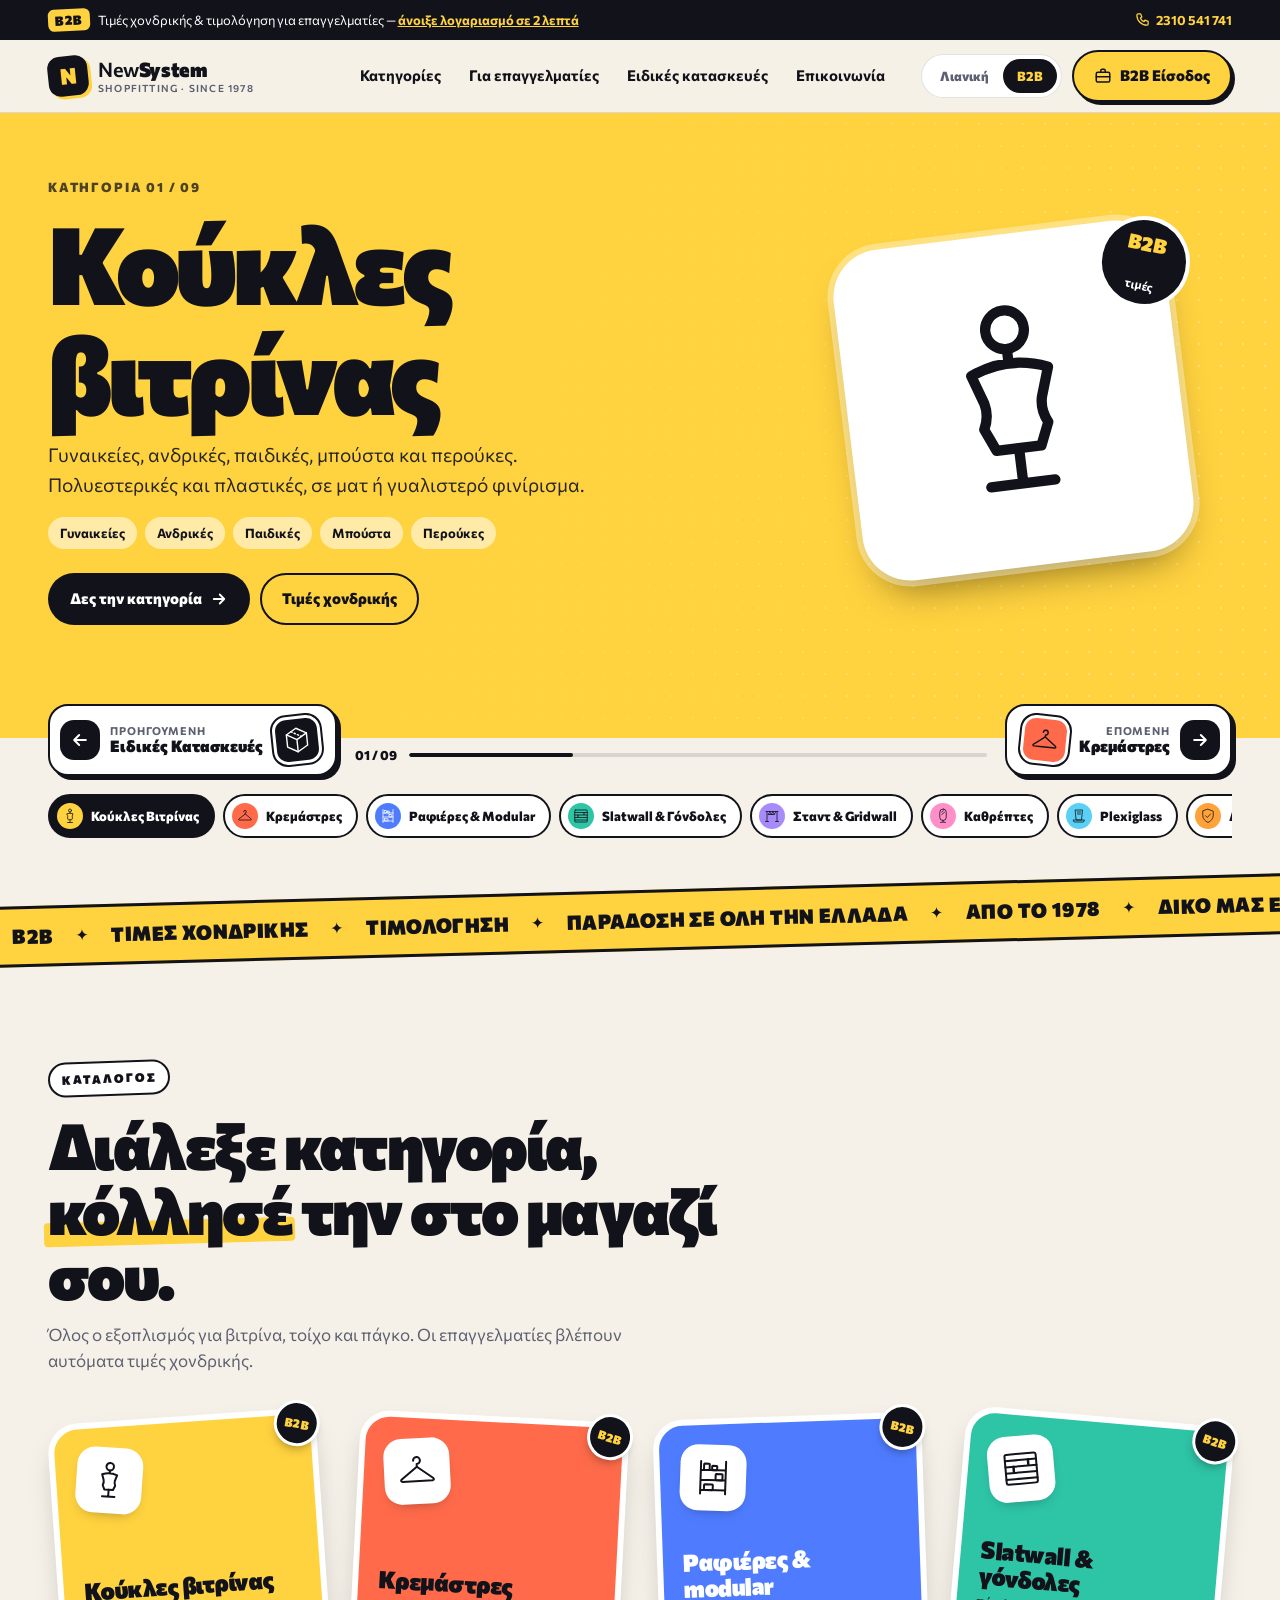
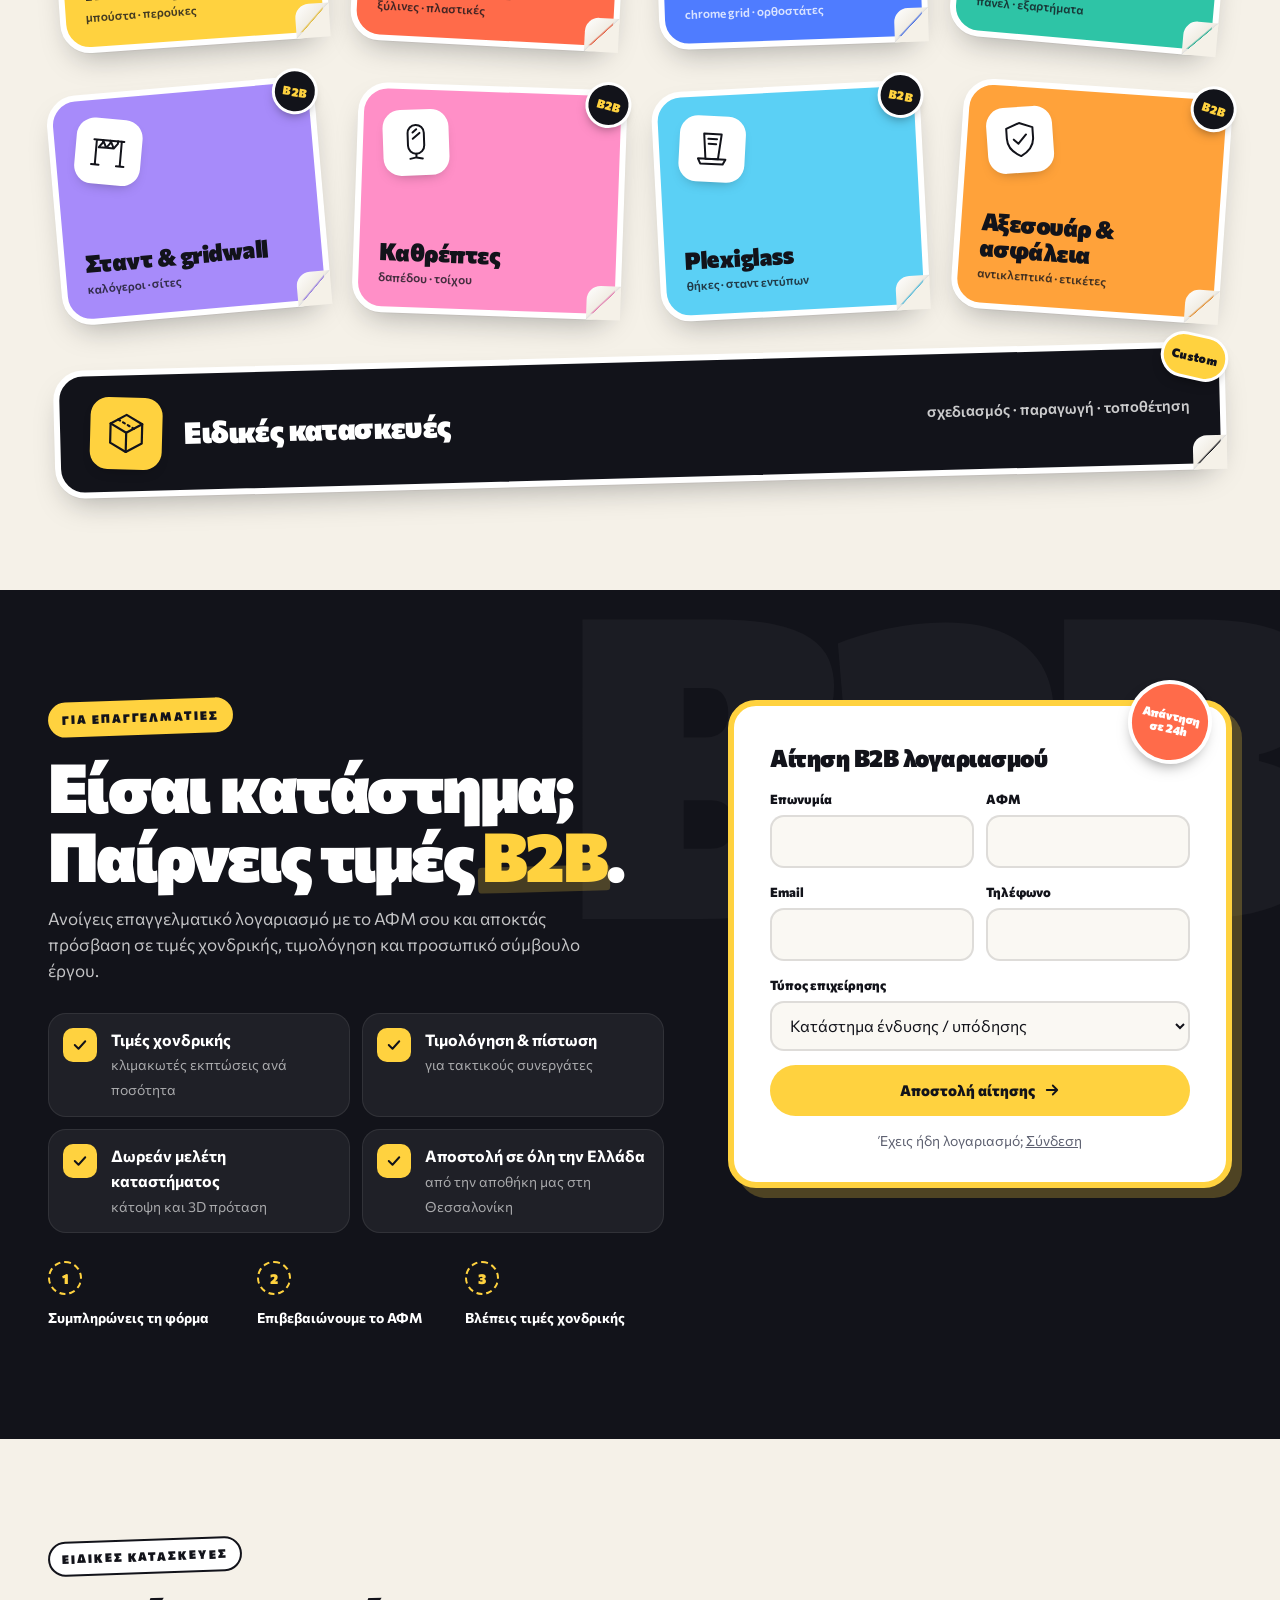
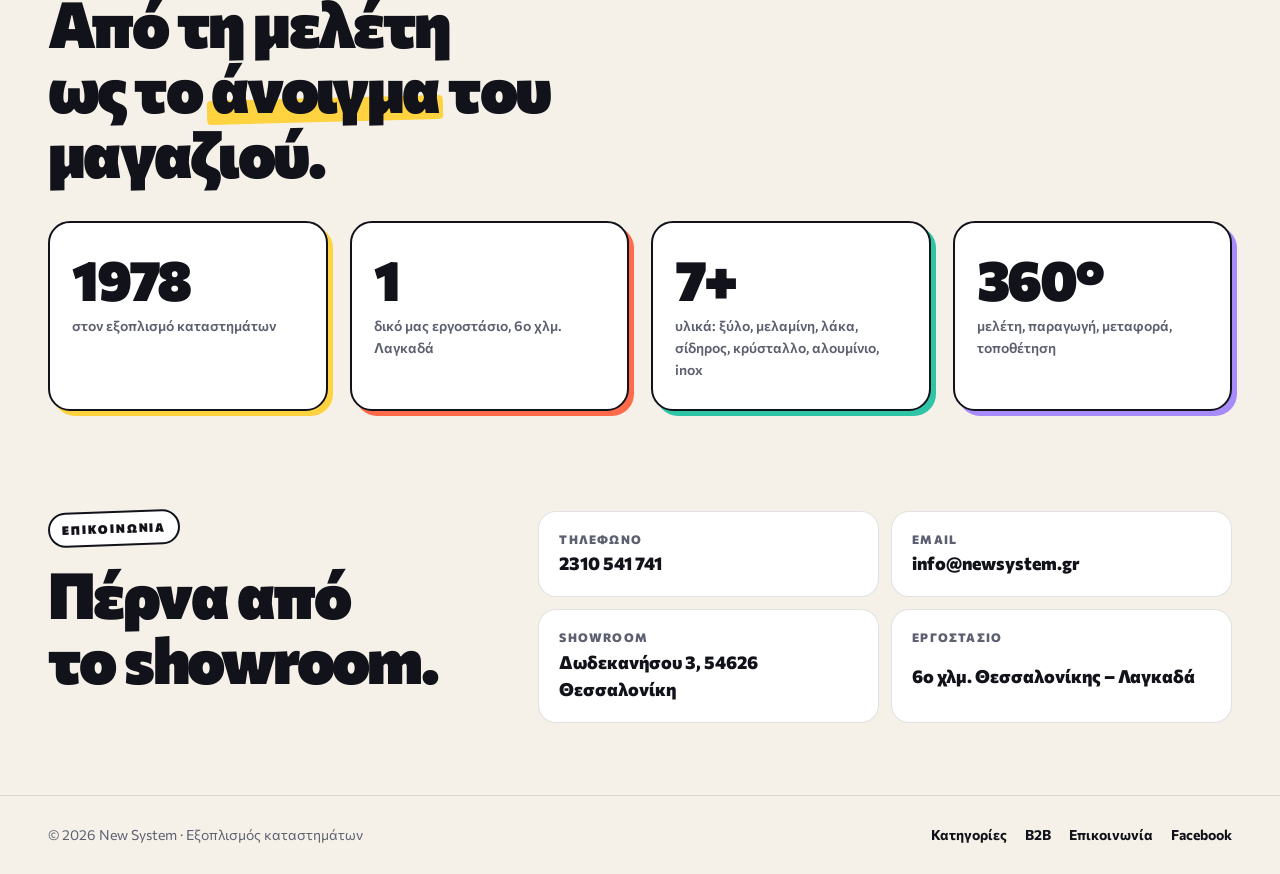
<file: newsystem/index.html>
<!doctype html>
<html lang="el">
<head>
  <meta charset="utf-8">
  <meta name="viewport" content="width=device-width, initial-scale=1, viewport-fit=cover">
  <title>New System · Εξοπλισμός Καταστημάτων Θεσσαλονίκη</title>
  <meta name="description" content="New System — εξοπλισμός καταστημάτων από το 1978. Κούκλες βιτρίνας, κρεμάστρες, ραφιέρες, slatwall, σταντ και ειδικές κατασκευές. Τιμές χονδρικής για επαγγελματίες (B2B).">
  <meta name="theme-color" content="#12131a">
  <link rel="preconnect" href="https://fonts.googleapis.com">
  <link rel="preconnect" href="https://fonts.gstatic.com" crossorigin>
  <link href="https://fonts.googleapis.com/css2?family=Commissioner:wght@400;500;600;700;800;900&display=swap" rel="stylesheet">
  <link rel="stylesheet" href="styles.css">
  <script>document.documentElement.classList.add('js')</script>
</head>
<body>

<!-- Εικονίδια κατηγοριών (sprite) -->
<svg width="0" height="0" style="position:absolute" aria-hidden="true">
  <defs>
    <symbol id="i-mannequin" viewBox="0 0 64 64"><g fill="none" stroke="currentColor" stroke-width="3.2" stroke-linecap="round" stroke-linejoin="round"><circle cx="32" cy="10" r="6"/><path d="M32 16v4M20 23q12-5 24 0l-3 9q-1 4 1 8l-3 7H25l-3-7q2-4 1-8z"/><path d="M32 47v10M22 58h20"/></g></symbol>
    <symbol id="i-hanger" viewBox="0 0 64 64"><g fill="none" stroke="currentColor" stroke-width="3.2" stroke-linecap="round" stroke-linejoin="round"><path d="M26.5 15a5.5 5.5 0 1 1 5.5 5.5V25"/><path d="M32 25 7 44q-3 3 1 4h48q4-1 1-4z"/></g></symbol>
    <symbol id="i-shelf" viewBox="0 0 64 64"><g fill="none" stroke="currentColor" stroke-width="3.2" stroke-linecap="round" stroke-linejoin="round"><path d="M12 6v52M52 6v52M12 20h40M12 36h40M12 52h40"/><rect x="17" y="10" width="9" height="10" rx="1"/><rect x="30" y="13" width="8" height="7" rx="1"/><rect x="36" y="26" width="11" height="10" rx="1"/><rect x="18" y="43" width="14" height="9" rx="1"/></g></symbol>
    <symbol id="i-slat" viewBox="0 0 64 64"><g fill="none" stroke="currentColor" stroke-width="3.2" stroke-linecap="round" stroke-linejoin="round"><rect x="7" y="8" width="50" height="48" rx="3"/><path d="M7 18h50M7 28h50M7 38h50M7 48h50"/><path d="M20 28v8M44 18v8" stroke-width="4"/></g></symbol>
    <symbol id="i-rail" viewBox="0 0 64 64"><g fill="none" stroke="currentColor" stroke-width="3.2" stroke-linecap="round" stroke-linejoin="round"><path d="M8 14h48M12 14v40M52 14v40M6 54h12M46 54h12"/><path d="M22 14v4l-6 8h12zM34 14v4l-6 8h12zM46 14v4l-6 8"/></g></symbol>
    <symbol id="i-mirror" viewBox="0 0 64 64"><g fill="none" stroke="currentColor" stroke-width="3.2" stroke-linecap="round" stroke-linejoin="round"><rect x="19" y="4" width="26" height="46" rx="13"/><path d="M27 16l6-5M27 26l11-9"/><path d="M32 50v6M22 58l10-2 10 2"/></g></symbol>
    <symbol id="i-plexi" viewBox="0 0 64 64"><g fill="none" stroke="currentColor" stroke-width="3.2" stroke-linecap="round" stroke-linejoin="round"><path d="M18 8h28l-4 40H22z"/><path d="M10 48h44l-4 8H14z"/><path d="M25 16h14M26 24h12"/></g></symbol>
    <symbol id="i-shield" viewBox="0 0 64 64"><g fill="none" stroke="currentColor" stroke-width="3.2" stroke-linecap="round" stroke-linejoin="round"><path d="M32 5 53 13v16c0 14-9 23-21 29C20 52 11 43 11 29V13z"/><path d="m22 31 7 7 13-14"/></g></symbol>
    <symbol id="i-cube" viewBox="0 0 64 64"><g fill="none" stroke="currentColor" stroke-width="3.2" stroke-linecap="round" stroke-linejoin="round"><path d="M32 5 55 18v28L32 59 9 46V18z"/><path d="m9 18 23 13 23-13M32 31v28"/><path d="M20 12l23 13" stroke-dasharray="3 5"/></g></symbol>
    <symbol id="i-arrow" viewBox="0 0 24 24"><path fill="none" stroke="currentColor" stroke-width="2.4" stroke-linecap="round" stroke-linejoin="round" d="M5 12h14M13 6l6 6-6 6"/></symbol>
    <symbol id="i-phone" viewBox="0 0 24 24"><path fill="none" stroke="currentColor" stroke-width="2" stroke-linecap="round" stroke-linejoin="round" d="M5 3h4l2 5-2.5 1.5a11 11 0 0 0 6 6L16 13l5 2v4a2 2 0 0 1-2 2A16 16 0 0 1 3 5a2 2 0 0 1 2-2"/></symbol>
    <symbol id="i-grid" viewBox="0 0 24 24"><g fill="none" stroke="currentColor" stroke-width="2" stroke-linejoin="round"><rect x="3" y="3" width="7" height="7" rx="2"/><rect x="14" y="3" width="7" height="7" rx="2"/><rect x="3" y="14" width="7" height="7" rx="2"/><rect x="14" y="14" width="7" height="7" rx="2"/></g></symbol>
    <symbol id="i-briefcase" viewBox="0 0 24 24"><g fill="none" stroke="currentColor" stroke-width="2" stroke-linecap="round" stroke-linejoin="round"><rect x="3" y="7" width="18" height="13" rx="2"/><path d="M9 7V5a2 2 0 0 1 2-2h2a2 2 0 0 1 2 2v2M3 13h18"/></g></symbol>
    <symbol id="i-check" viewBox="0 0 24 24"><path fill="none" stroke="currentColor" stroke-width="2.6" stroke-linecap="round" stroke-linejoin="round" d="m5 12 5 5 9-10"/></symbol>
  </defs>
</svg>

<a class="skip" href="#main">Μετάβαση στο περιεχόμενο</a>

<!-- B2B μπάρα ανακοίνωσης -->
<div class="topbar">
  <div class="wrap topbar__inner">
    <p><strong class="b2b-tag">B2B</strong> Τιμές χονδρικής &amp; τιμολόγηση για επαγγελματίες — <a href="#b2b">άνοιξε λογαριασμό σε 2 λεπτά</a></p>
    <a class="topbar__phone" href="tel:+302310541741"><svg><use href="#i-phone"/></svg> 2310 541 741</a>
  </div>
</div>

<header class="header" id="top">
  <div class="wrap header__inner">
    <a class="logo" href="#top" aria-label="New System — αρχική">
      <span class="logo__mark">N</span>
      <span class="logo__text"><span>New<b>System</b></span><small>shopfitting · since 1978</small></span>
    </a>

    <nav class="nav" id="nav" aria-label="Κύριο μενού">
      <a href="#katigories">Κατηγορίες</a>
      <a href="#b2b">Για επαγγελματίες</a>
      <a href="#kataskeves">Ειδικές κατασκευές</a>
      <a href="#epikoinonia">Επικοινωνία</a>
      <a class="nav__b2b-mobile btn btn--b2b" href="#b2b">B2B Είσοδος</a>
    </nav>

    <div class="header__actions">
      <div class="segmented" role="group" aria-label="Τύπος πελάτη">
        <button type="button" class="segmented__btn" data-mode="b2c" aria-pressed="false">Λιανική</button>
        <button type="button" class="segmented__btn" data-mode="b2b" aria-pressed="true">B2B</button>
      </div>
      <a class="btn btn--b2b header__login" href="#b2b"><svg><use href="#i-briefcase"/></svg> B2B Είσοδος</a>
      <button class="burger" type="button" aria-controls="nav" aria-expanded="false" aria-label="Άνοιγμα μενού"><span></span><span></span><span></span></button>
    </div>
  </div>
</header>

<main id="main">

  <!-- ===== HERO SLIDER: κάθε slide = μία κατηγορία, τα βελάκια οδηγούν στην επόμενη/προηγούμενη ===== -->
  <section class="hero" aria-roledescription="carousel" aria-label="Κατηγορίες προϊόντων">
    <div class="hero__viewport">
      <div class="hero__track">

        <article class="slide" data-name="Κούκλες Βιτρίνας" data-icon="i-mannequin" style="--c:#ffd23f">
          <div class="wrap slide__inner">
            <div class="slide__copy">
              <p class="slide__kicker">Κατηγορία <span class="slide__num"></span></p>
              <h1 class="slide__title">Κούκλες<br>βιτρίνας</h1>
              <p class="slide__text">Γυναικείες, ανδρικές, παιδικές, μπούστα και περούκες. Πολυεστερικές και πλαστικές, σε ματ ή γυαλιστερό φινίρισμα.</p>
              <ul class="chips"><li>Γυναικείες</li><li>Ανδρικές</li><li>Παιδικές</li><li>Μπούστα</li><li>Περούκες</li></ul>
              <div class="slide__cta">
                <a class="btn btn--ink" href="#katigories">Δες την κατηγορία <svg><use href="#i-arrow"/></svg></a>
                <a class="btn btn--ghost" href="#b2b">Τιμές χονδρικής</a>
              </div>
            </div>
            <div class="slide__art"><div class="bigsticker"><svg><use href="#i-mannequin"/></svg></div><span class="slide__badge">B2B<br><small>τιμές</small></span></div>
          </div>
        </article>

        <article class="slide" data-name="Κρεμάστρες" data-icon="i-hanger" style="--c:#ff6b4a">
          <div class="wrap slide__inner">
            <div class="slide__copy">
              <p class="slide__kicker">Κατηγορία <span class="slide__num"></span></p>
              <h2 class="slide__title">Κρεμάστρες</h2>
              <p class="slide__text">Ξύλινες, πλαστικές και αντικλεπτικές κρεμάστρες σε ποσότητες χονδρικής — με δυνατότητα εκτύπωσης λογότυπου.</p>
              <ul class="chips"><li>Ξύλινες</li><li>Πλαστικές</li><li>Αντικλεπτικές</li><li>Με λογότυπο</li></ul>
              <div class="slide__cta">
                <a class="btn btn--ink" href="#katigories">Δες την κατηγορία <svg><use href="#i-arrow"/></svg></a>
                <a class="btn btn--ghost" href="#b2b">Τιμές χονδρικής</a>
              </div>
            </div>
            <div class="slide__art"><div class="bigsticker"><svg><use href="#i-hanger"/></svg></div><span class="slide__badge">−30%<br><small>χονδρική</small></span></div>
          </div>
        </article>

        <article class="slide slide--dark" data-name="Ραφιέρες & Modular" data-icon="i-shelf" style="--c:#4f7cff">
          <div class="wrap slide__inner">
            <div class="slide__copy">
              <p class="slide__kicker">Κατηγορία <span class="slide__num"></span></p>
              <h2 class="slide__title">Ραφιέρες<br>&amp; modular</h2>
              <p class="slide__text">Συστήματα ραφιών, χρωμέ ορθοστάτες, μπάρες, βραχίονες και Chrome Grid για κάθε τοίχο και κάθε προϊόν.</p>
              <ul class="chips"><li>Modular</li><li>Chrome Grid</li><li>Ορθοστάτες</li><li>Βραχίονες</li></ul>
              <div class="slide__cta">
                <a class="btn btn--light" href="#katigories">Δες την κατηγορία <svg><use href="#i-arrow"/></svg></a>
                <a class="btn btn--ghost" href="#b2b">Τιμές χονδρικής</a>
              </div>
            </div>
            <div class="slide__art"><div class="bigsticker"><svg><use href="#i-shelf"/></svg></div><span class="slide__badge">3D<br><small>μελέτη</small></span></div>
          </div>
        </article>

        <article class="slide" data-name="Slatwall & Γόνδολες" data-icon="i-slat" style="--c:#2ec4a6">
          <div class="wrap slide__inner">
            <div class="slide__copy">
              <p class="slide__kicker">Κατηγορία <span class="slide__num"></span></p>
              <h2 class="slide__title">Slatwall<br>&amp; γόνδολες</h2>
              <p class="slide__text">Πάνελ slatwall, γόνδολες διπλής όψης και όλα τα εξαρτήματα προβολής για σούπερ μάρκετ, καταστήματα και εκθέσεις.</p>
              <ul class="chips"><li>Slat panel</li><li>Γόνδολες</li><li>Γάντζοι</li><li>Ράφια</li></ul>
              <div class="slide__cta">
                <a class="btn btn--ink" href="#katigories">Δες την κατηγορία <svg><use href="#i-arrow"/></svg></a>
                <a class="btn btn--ghost" href="#b2b">Τιμές χονδρικής</a>
              </div>
            </div>
            <div class="slide__art"><div class="bigsticker"><svg><use href="#i-slat"/></svg></div><span class="slide__badge">48h<br><small>αποστολή</small></span></div>
          </div>
        </article>

        <article class="slide" data-name="Σταντ & Gridwall" data-icon="i-rail" style="--c:#a78bfa">
          <div class="wrap slide__inner">
            <div class="slide__copy">
              <p class="slide__kicker">Κατηγορία <span class="slide__num"></span></p>
              <h2 class="slide__title">Σταντ<br>&amp; gridwall</h2>
              <p class="slide__text">Καλόγεροι ρούχων, μεταλλικά σταντ προβολής, πάνελ σίτας gridwall και κινητές λύσεις για pop-up καταστήματα.</p>
              <ul class="chips"><li>Καλόγεροι</li><li>Σταντ</li><li>Gridwall</li><li>Τροχήλατα</li></ul>
              <div class="slide__cta">
                <a class="btn btn--ink" href="#katigories">Δες την κατηγορία <svg><use href="#i-arrow"/></svg></a>
                <a class="btn btn--ghost" href="#b2b">Τιμές χονδρικής</a>
              </div>
            </div>
            <div class="slide__art"><div class="bigsticker"><svg><use href="#i-rail"/></svg></div><span class="slide__badge">NEW<br><small>σειρά</small></span></div>
          </div>
        </article>

        <article class="slide" data-name="Καθρέπτες" data-icon="i-mirror" style="--c:#ff8fc7">
          <div class="wrap slide__inner">
            <div class="slide__copy">
              <p class="slide__kicker">Κατηγορία <span class="slide__num"></span></p>
              <h2 class="slide__title">Καθρέπτες</h2>
              <p class="slide__text">Επιδαπέδιοι, επιτοίχιοι και καθρέπτες δοκιμαστηρίων, σε διαστάσεις και πλαίσια που ταιριάζουν στο ύφος σας.</p>
              <ul class="chips"><li>Επιδαπέδιοι</li><li>Επιτοίχιοι</li><li>Δοκιμαστηρίων</li></ul>
              <div class="slide__cta">
                <a class="btn btn--ink" href="#katigories">Δες την κατηγορία <svg><use href="#i-arrow"/></svg></a>
                <a class="btn btn--ghost" href="#b2b">Τιμές χονδρικής</a>
              </div>
            </div>
            <div class="slide__art"><div class="bigsticker"><svg><use href="#i-mirror"/></svg></div><span class="slide__badge">Custom<br><small>διαστάσεις</small></span></div>
          </div>
        </article>

        <article class="slide" data-name="Plexiglass" data-icon="i-plexi" style="--c:#5bd0f5">
          <div class="wrap slide__inner">
            <div class="slide__copy">
              <p class="slide__kicker">Κατηγορία <span class="slide__num"></span></p>
              <h2 class="slide__title">Plexiglass</h2>
              <p class="slide__text">Θήκες τιμών, σταντ εντύπων, βάσεις προβολής και κατασκευές από plexiglass κομμένες στα μέτρα σας.</p>
              <ul class="chips"><li>Θήκες τιμών</li><li>Σταντ εντύπων</li><li>Βάσεις</li></ul>
              <div class="slide__cta">
                <a class="btn btn--ink" href="#katigories">Δες την κατηγορία <svg><use href="#i-arrow"/></svg></a>
                <a class="btn btn--ghost" href="#b2b">Τιμές χονδρικής</a>
              </div>
            </div>
            <div class="slide__art"><div class="bigsticker"><svg><use href="#i-plexi"/></svg></div><span class="slide__badge">Laser<br><small>κοπή</small></span></div>
          </div>
        </article>

        <article class="slide" data-name="Αξεσουάρ & Ασφάλεια" data-icon="i-shield" style="--c:#ffa23a">
          <div class="wrap slide__inner">
            <div class="slide__copy">
              <p class="slide__kicker">Κατηγορία <span class="slide__num"></span></p>
              <h2 class="slide__title">Αξεσουάρ<br>&amp; ασφάλεια</h2>
              <p class="slide__text">Αντικλεπτικά συστήματα, ετικέτες, βάσεις, γάντζοι και ό,τι μικρό χρειάζεται για να δουλεύει σωστά το κατάστημα.</p>
              <ul class="chips"><li>Αντικλεπτικά</li><li>Ετικέτες</li><li>Γάντζοι</li></ul>
              <div class="slide__cta">
                <a class="btn btn--ink" href="#katigories">Δες την κατηγορία <svg><use href="#i-arrow"/></svg></a>
                <a class="btn btn--ghost" href="#b2b">Τιμές χονδρικής</a>
              </div>
            </div>
            <div class="slide__art"><div class="bigsticker"><svg><use href="#i-shield"/></svg></div><span class="slide__badge">Stock<br><small>άμεσα</small></span></div>
          </div>
        </article>

        <article class="slide slide--dark" data-name="Ειδικές Κατασκευές" data-icon="i-cube" style="--c:#12131a">
          <div class="wrap slide__inner">
            <div class="slide__copy">
              <p class="slide__kicker">Κατηγορία <span class="slide__num"></span></p>
              <h2 class="slide__title">Ειδικές<br>κατασκευές</h2>
              <p class="slide__text">Δικό μας εργοστάσιο στο 6ο χλμ. Λαγκαδά: ξύλο, μελαμίνη, λάκα, σίδηρος, κρύσταλλο, αλουμίνιο και inox — από τη μελέτη ως την τοποθέτηση.</p>
              <ul class="chips"><li>Μελέτη</li><li>Παραγωγή</li><li>Τοποθέτηση</li></ul>
              <div class="slide__cta">
                <a class="btn btn--yellow" href="#kataskeves">Ζήτησε μελέτη <svg><use href="#i-arrow"/></svg></a>
                <a class="btn btn--ghost" href="#b2b">B2B συνεργασία</a>
              </div>
            </div>
            <div class="slide__art"><div class="bigsticker"><svg><use href="#i-cube"/></svg></div><span class="slide__badge">Από<br><small>το 1978</small></span></div>
          </div>
        </article>

      </div>
    </div>

    <!-- Βελάκια: δείχνουν σε ποια κατηγορία θα πας -->
    <div class="wrap hero__controls">
      <button class="arrow arrow--prev" type="button" aria-label="Προηγούμενη κατηγορία">
        <span class="arrow__btn"><svg><use href="#i-arrow"/></svg></span>
        <span class="arrow__label"><small>Προηγούμενη</small><b class="arrow__name"></b></span>
        <span class="arrow__thumb"><svg><use href=""/></svg></span>
      </button>

      <div class="hero__progress" aria-hidden="true"><span class="hero__count"></span><i><b></b></i></div>

      <button class="arrow arrow--next" type="button" aria-label="Επόμενη κατηγορία">
        <span class="arrow__thumb"><svg><use href=""/></svg></span>
        <span class="arrow__label"><small>Επόμενη</small><b class="arrow__name"></b></span>
        <span class="arrow__btn"><svg><use href="#i-arrow"/></svg></span>
      </button>
    </div>

    <div class="wrap">
      <div class="hero__tabs" role="tablist" aria-label="Μετάβαση σε κατηγορία"></div>
    </div>
  </section>

  <!-- ===== B2B ΚΥΛΙΟΜΕΝΗ ΤΑΙΝΙΑ ===== -->
  <div class="marquee" aria-hidden="true">
    <div class="marquee__track">
      <span>B2B</span><span>Τιμές χονδρικής</span><span>Τιμολόγηση</span><span>Παράδοση σε όλη την Ελλάδα</span><span>Από το 1978</span><span>Δικό μας εργοστάσιο</span>
      <span>B2B</span><span>Τιμές χονδρικής</span><span>Τιμολόγηση</span><span>Παράδοση σε όλη την Ελλάδα</span><span>Από το 1978</span><span>Δικό μας εργοστάσιο</span>
    </div>
  </div>

  <!-- ===== ΚΑΤΗΓΟΡΙΕΣ ΩΣ STICKERS ===== -->
  <section class="section" id="katigories">
    <div class="wrap">
      <header class="section__head">
        <p class="eyebrow">Κατάλογος</p>
        <h2 class="section__title">Διάλεξε κατηγορία,<br><span class="hl">κόλλησέ</span> την στο μαγαζί σου.</h2>
        <p class="section__lead">Όλος ο εξοπλισμός για βιτρίνα, τοίχο και πάγκο. Οι επαγγελματίες βλέπουν αυτόματα τιμές χονδρικής.</p>
      </header>

      <ul class="stickers">
        <li><a class="sticker" href="#" style="--c:#ffd23f;--r:-4deg"><span class="sticker__icon"><svg><use href="#i-mannequin"/></svg></span><span class="sticker__name">Κούκλες βιτρίνας</span><span class="sticker__meta">μπούστα · περούκες</span><span class="sticker__b2b">B2B</span></a></li>
        <li><a class="sticker" href="#" style="--c:#ff6b4a;--r:3deg"><span class="sticker__icon"><svg><use href="#i-hanger"/></svg></span><span class="sticker__name">Κρεμάστρες</span><span class="sticker__meta">ξύλινες · πλαστικές</span><span class="sticker__b2b">B2B</span></a></li>
        <li><a class="sticker sticker--light" href="#" style="--c:#4f7cff;--r:-2deg"><span class="sticker__icon"><svg><use href="#i-shelf"/></svg></span><span class="sticker__name">Ραφιέρες &amp; modular</span><span class="sticker__meta">chrome grid · ορθοστάτες</span><span class="sticker__b2b">B2B</span></a></li>
        <li><a class="sticker" href="#" style="--c:#2ec4a6;--r:5deg"><span class="sticker__icon"><svg><use href="#i-slat"/></svg></span><span class="sticker__name">Slatwall &amp; γόνδολες</span><span class="sticker__meta">πάνελ · εξαρτήματα</span><span class="sticker__b2b">B2B</span></a></li>
        <li><a class="sticker" href="#" style="--c:#a78bfa;--r:-5deg"><span class="sticker__icon"><svg><use href="#i-rail"/></svg></span><span class="sticker__name">Σταντ &amp; gridwall</span><span class="sticker__meta">καλόγεροι · σίτες</span><span class="sticker__b2b">B2B</span></a></li>
        <li><a class="sticker" href="#" style="--c:#ff8fc7;--r:2deg"><span class="sticker__icon"><svg><use href="#i-mirror"/></svg></span><span class="sticker__name">Καθρέπτες</span><span class="sticker__meta">δαπέδου · τοίχου</span><span class="sticker__b2b">B2B</span></a></li>
        <li><a class="sticker" href="#" style="--c:#5bd0f5;--r:-3deg"><span class="sticker__icon"><svg><use href="#i-plexi"/></svg></span><span class="sticker__name">Plexiglass</span><span class="sticker__meta">θήκες · σταντ εντύπων</span><span class="sticker__b2b">B2B</span></a></li>
        <li><a class="sticker" href="#" style="--c:#ffa23a;--r:4deg"><span class="sticker__icon"><svg><use href="#i-shield"/></svg></span><span class="sticker__name">Αξεσουάρ &amp; ασφάλεια</span><span class="sticker__meta">αντικλεπτικά · ετικέτες</span><span class="sticker__b2b">B2B</span></a></li>
        <li class="stickers__wide"><a class="sticker sticker--dark" href="#kataskeves" style="--c:#12131a;--r:-1.5deg"><span class="sticker__icon"><svg><use href="#i-cube"/></svg></span><span class="sticker__name">Ειδικές κατασκευές</span><span class="sticker__meta">σχεδιασμός · παραγωγή · τοποθέτηση</span><span class="sticker__b2b">Custom</span></a></li>
      </ul>
    </div>
  </section>

  <!-- ===== B2B ===== -->
  <section class="b2b" id="b2b">
    <div class="wrap b2b__grid">
      <div class="b2b__copy">
        <p class="eyebrow eyebrow--yellow">Για επαγγελματίες</p>
        <h2 class="b2b__title">Είσαι κατάστημα;<br>Παίρνεις τιμές <span class="hl hl--yellow">B2B</span>.</h2>
        <p class="b2b__lead">Ανοίγεις επαγγελματικό λογαριασμό με το ΑΦΜ σου και αποκτάς πρόσβαση σε τιμές χονδρικής, τιμολόγηση και προσωπικό σύμβουλο έργου.</p>

        <ul class="perks">
          <li><span class="perks__ic"><svg><use href="#i-check"/></svg></span><div><b>Τιμές χονδρικής</b><small>κλιμακωτές εκπτώσεις ανά ποσότητα</small></div></li>
          <li><span class="perks__ic"><svg><use href="#i-check"/></svg></span><div><b>Τιμολόγηση &amp; πίστωση</b><small>για τακτικούς συνεργάτες</small></div></li>
          <li><span class="perks__ic"><svg><use href="#i-check"/></svg></span><div><b>Δωρεάν μελέτη καταστήματος</b><small>κάτοψη και 3D πρόταση</small></div></li>
          <li><span class="perks__ic"><svg><use href="#i-check"/></svg></span><div><b>Αποστολή σε όλη την Ελλάδα</b><small>από την αποθήκη μας στη Θεσσαλονίκη</small></div></li>
        </ul>

        <ol class="steps">
          <li><b>1</b><span>Συμπληρώνεις τη φόρμα</span></li>
          <li><b>2</b><span>Επιβεβαιώνουμε το ΑΦΜ</span></li>
          <li><b>3</b><span>Βλέπεις τιμές χονδρικής</span></li>
        </ol>
      </div>

      <form class="b2b__form" id="b2bForm" novalidate>
        <span class="b2b__form-sticker">Απάντηση<br>σε 24h</span>
        <h3>Αίτηση B2B λογαριασμού</h3>
        <div class="field-row">
          <label class="field"><span>Επωνυμία</span><input name="company" autocomplete="organization" required></label>
          <label class="field"><span>ΑΦΜ</span><input name="vat" inputmode="numeric" pattern="[0-9]{9}" maxlength="9" required></label>
        </div>
        <div class="field-row">
          <label class="field"><span>Email</span><input name="email" type="email" autocomplete="email" required></label>
          <label class="field"><span>Τηλέφωνο</span><input name="phone" type="tel" autocomplete="tel" required></label>
        </div>
        <label class="field"><span>Τύπος επιχείρησης</span>
          <select name="type">
            <option>Κατάστημα ένδυσης / υπόδησης</option>
            <option>Σούπερ μάρκετ / mini market</option>
            <option>Φαρμακείο / καλλυντικά</option>
            <option>Αρχιτέκτονας / διακοσμητής</option>
            <option>Άλλο</option>
          </select>
        </label>
        <button class="btn btn--yellow btn--block" type="submit">Αποστολή αίτησης <svg><use href="#i-arrow"/></svg></button>
        <p class="b2b__form-note" role="status" aria-live="polite">Έχεις ήδη λογαριασμό; <a href="#">Σύνδεση</a></p>
      </form>
    </div>
  </section>

  <!-- ===== ΕΙΔΙΚΕΣ ΚΑΤΑΣΚΕΥΕΣ / ΑΡΙΘΜΟΙ ===== -->
  <section class="section" id="kataskeves">
    <div class="wrap">
      <header class="section__head">
        <p class="eyebrow">Ειδικές κατασκευές</p>
        <h2 class="section__title">Από τη μελέτη<br>ως το <span class="hl">άνοιγμα</span> του μαγαζιού.</h2>
      </header>
      <div class="stats">
        <div class="stat" style="--c:#ffd23f"><b>1978</b><span>στον εξοπλισμό καταστημάτων</span></div>
        <div class="stat" style="--c:#ff6b4a"><b>1</b><span>δικό μας εργοστάσιο, 6ο χλμ. Λαγκαδά</span></div>
        <div class="stat" style="--c:#2ec4a6"><b>7+</b><span>υλικά: ξύλο, μελαμίνη, λάκα, σίδηρος, κρύσταλλο, αλουμίνιο, inox</span></div>
        <div class="stat" style="--c:#a78bfa"><b>360°</b><span>μελέτη, παραγωγή, μεταφορά, τοποθέτηση</span></div>
      </div>
    </div>
  </section>

  <!-- ===== ΕΠΙΚΟΙΝΩΝΙΑ ===== -->
  <section class="contact" id="epikoinonia">
    <div class="wrap contact__grid">
      <div>
        <p class="eyebrow">Επικοινωνία</p>
        <h2 class="section__title">Πέρνα από<br>το showroom.</h2>
      </div>
      <div class="contact__cards">
        <a class="ccard" href="tel:+302310541741"><small>Τηλέφωνο</small><b>2310 541 741</b></a>
        <a class="ccard" href="mailto:info@newsystem.gr"><small>Email</small><b>info@newsystem.gr</b></a>
        <div class="ccard"><small>Showroom</small><b>Δωδεκανήσου 3, 54626 Θεσσαλονίκη</b></div>
        <div class="ccard"><small>Εργοστάσιο</small><b>6ο χλμ. Θεσσαλονίκης – Λαγκαδά</b></div>
      </div>
    </div>
  </section>
</main>

<footer class="footer">
  <div class="wrap footer__inner">
    <span>© <span id="year">2026</span> New System · Εξοπλισμός καταστημάτων</span>
    <nav aria-label="Υποσέλιδο"><a href="#katigories">Κατηγορίες</a><a href="#b2b">B2B</a><a href="#epikoinonia">Επικοινωνία</a><a href="https://www.facebook.com/newsystem.gr/" rel="noopener" target="_blank">Facebook</a></nav>
  </div>
</footer>

<!-- Κάτω μπάρα για κινητό -->
<nav class="dock" aria-label="Γρήγορες ενέργειες">
  <a href="#katigories"><svg><use href="#i-grid"/></svg>Κατηγορίες</a>
  <a class="dock__b2b" href="#b2b"><svg><use href="#i-briefcase"/></svg>B2B</a>
  <a href="tel:+302310541741"><svg><use href="#i-phone"/></svg>Κλήση</a>
</nav>

<script src="script.js"></script>
</body>
</html>
</file>
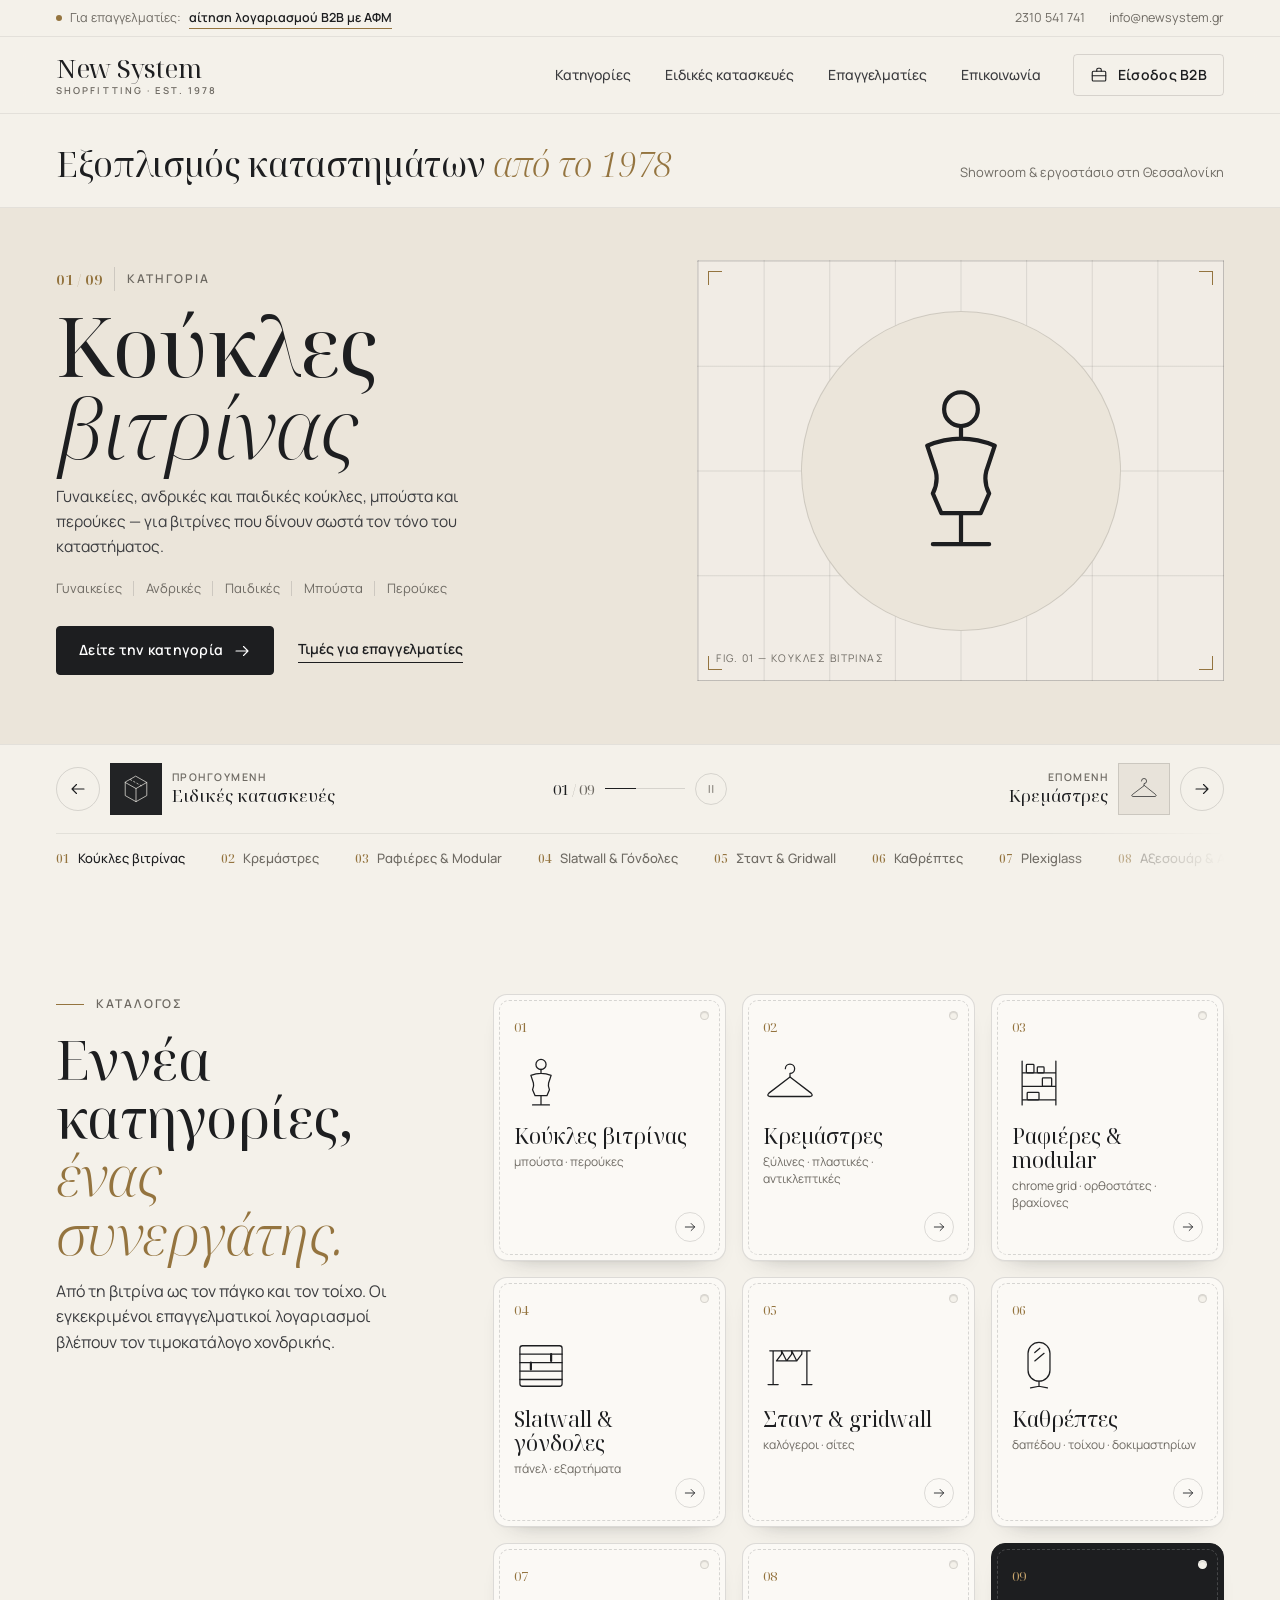
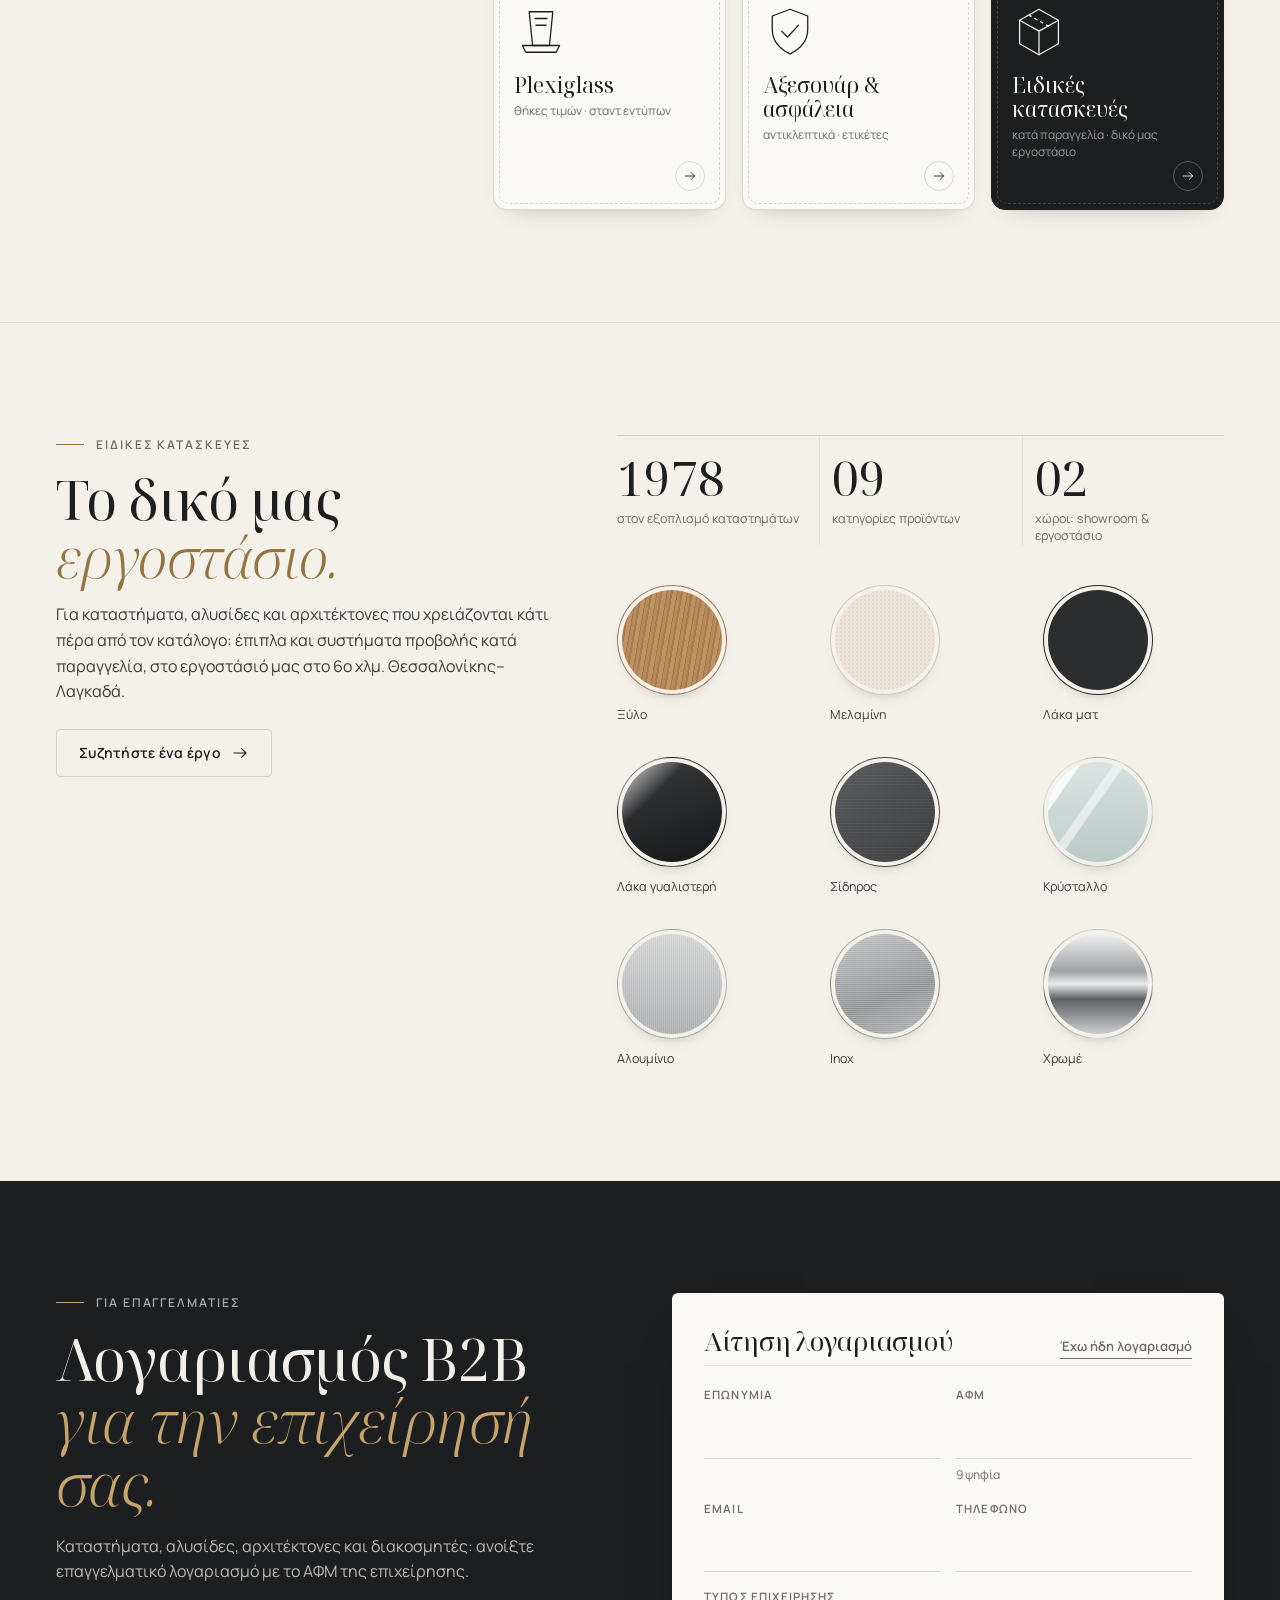
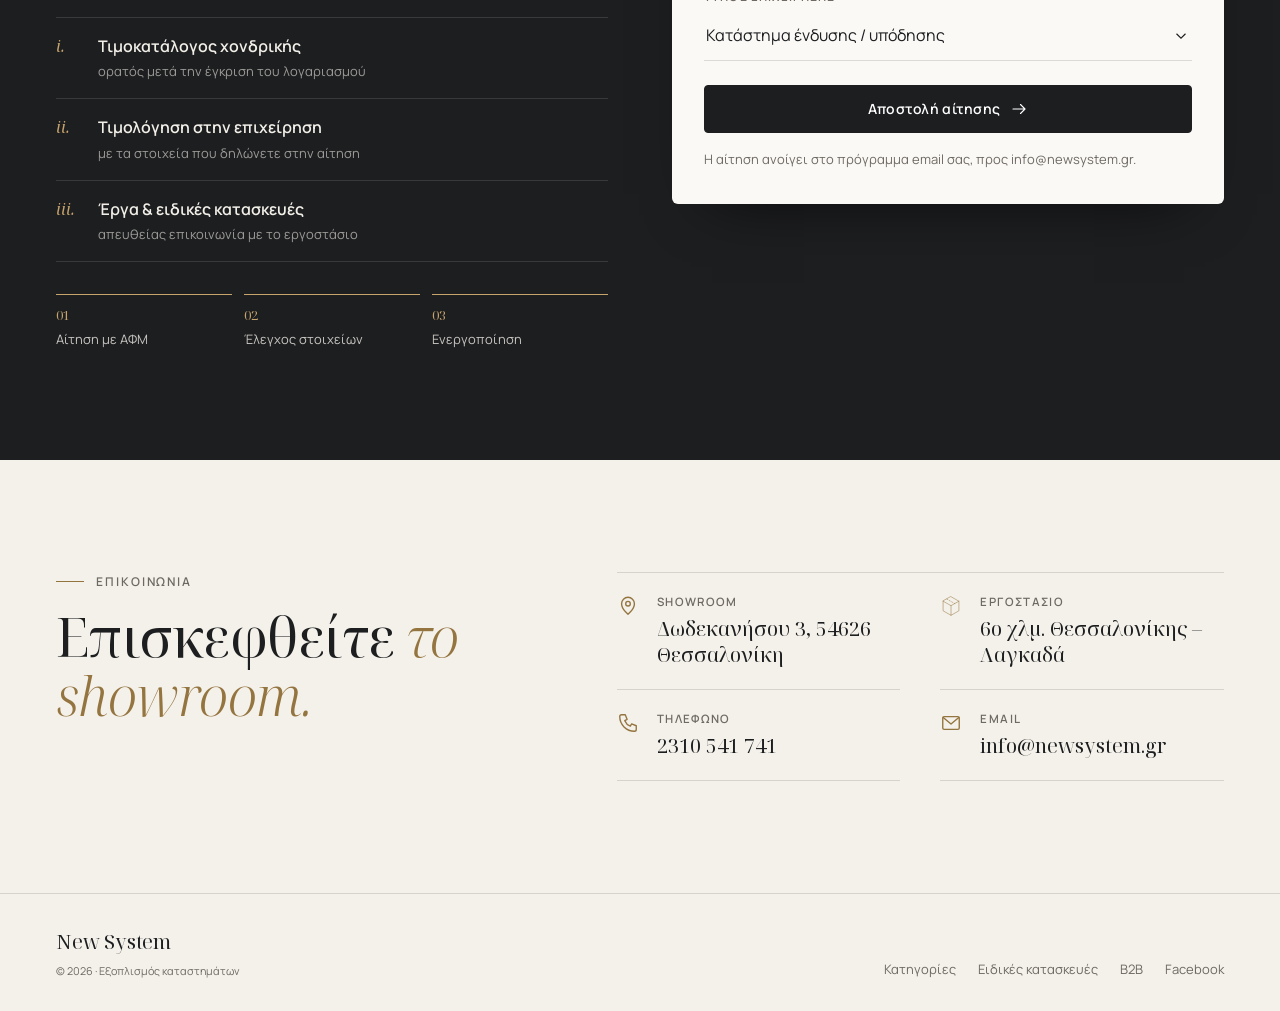
<file: newsystem-v2/newsystem-v2-standalone.html>
<!doctype html>
<html lang="el">
<head>
  <meta charset="utf-8">
  <meta name="viewport" content="width=device-width, initial-scale=1, viewport-fit=cover">
  <title>New System · Εξοπλισμός Καταστημάτων Θεσσαλονίκη</title>
  <meta name="description" content="New System — εξοπλισμός καταστημάτων από το 1978. Κούκλες βιτρίνας, κρεμάστρες, ραφιέρες, slatwall, σταντ, καθρέπτες, plexiglass και ειδικές κατασκευές από το δικό μας εργοστάσιο. Λογαριασμός B2B για επαγγελματίες.">
  <meta name="theme-color" content="#f4f1ea">
  <link rel="preconnect" href="https://fonts.googleapis.com">
  <link rel="preconnect" href="https://fonts.gstatic.com" crossorigin>
  <!-- Noto Serif Display (τίτλοι) + Manrope (κείμενο): και οι δύο με subset greek -->
  <link href="https://fonts.googleapis.com/css2?family=Manrope:wght@400;500;600;700&family=Noto+Serif+Display:ital,wght@0,300;0,400;0,500;1,300;1,400&display=swap" rel="stylesheet">
  <style>
/* =========================================================
   New System — redesign v2 (refined)
   Mobile-first · breakpoints: 600 (large phone), 900 (tablet), 1200 (desktop)
   ========================================================= */

:root {
  --paper: #f4f1ea;          /* warm stone */
  --paper-2: #ece7de;
  --card: #fbf9f5;
  --ink: #1d1e20;            /* graphite */
  --ink-2: #3b3c3f;
  --muted: #6e6a63;
  --line: rgba(29, 30, 32, .14);
  --line-2: rgba(29, 30, 32, .08);
  --accent: #94743f;         /* brass */
  --accent-light: #c7a46c;
  --gutter: 20px;
  --header-h: 64px;
  --radius: 4px;
  --ease: cubic-bezier(.65, 0, .35, 1);
  --serif: "Noto Serif Display", "Noto Serif", Georgia, "Times New Roman", serif;
  --sans: "Manrope", system-ui, -apple-system, "Segoe UI", Roboto, sans-serif;
  color-scheme: light;
}

*, *::before, *::after { box-sizing: border-box; }
html { overflow-x: hidden; overflow-x: clip; scroll-behavior: smooth; scroll-padding-top: calc(var(--header-h) + 8px); -webkit-text-size-adjust: 100%; }
body {
  margin: 0;
  font-family: var(--sans);
  font-size: 16px;
  line-height: 1.6;
  color: var(--ink);
  background: var(--paper);
  overflow-x: hidden;
  overflow-x: clip;
  padding-bottom: calc(60px + env(safe-area-inset-bottom));
  -webkit-font-smoothing: antialiased;
}
img, svg { display: block; max-width: 100%; }
a { color: inherit; }
button, input, select { font: inherit; color: inherit; }
h1, h2, h3 { margin: 0; font-family: var(--serif); font-weight: 400; line-height: 1.08; letter-spacing: -.01em; }
em { font-style: italic; font-weight: 300; }
p { margin: 0; }
ul, ol, dl, dd { margin: 0; padding: 0; list-style: none; }
figure { margin: 0; }
:focus-visible { outline: 1.5px solid var(--accent); outline-offset: 3px; }

.wrap { width: 100%; max-width: 1280px; margin-inline: auto; padding-inline: var(--gutter); }
.sr-only { position: absolute; width: 1px; height: 1px; overflow: hidden; clip: rect(0 0 0 0); white-space: nowrap; }
.skip { position: absolute; left: -999px; top: 8px; z-index: 100; background: var(--ink); color: #fff; padding: 10px 14px; }
.skip:focus { left: 8px; }

/* ---------- typographic bits ---------- */
.eyebrow {
  display: flex; align-items: center; gap: 12px;
  font-size: 12px; font-weight: 600; letter-spacing: .16em; text-transform: uppercase; color: var(--muted);
}
.eyebrow::before { content: ""; width: 28px; height: 1px; background: var(--accent); }
.eyebrow--light { color: rgba(255,255,255,.62); }
.eyebrow--light::before { background: var(--accent-light); }

.link {
  display: inline-flex; align-items: center; gap: 6px;
  font-size: 14px; font-weight: 600; text-decoration: none;
  background: linear-gradient(currentColor, currentColor) 0 100% / 100% 1px no-repeat;
  padding-bottom: 3px; transition: background-size .35s var(--ease), color .2s;
}
.link:hover { background-size: 0 1px; background-position: 100% 100%; }
.link--sm { font-size: 13px; color: var(--muted); }

/* ---------- buttons ---------- */
.btn {
  --bg: var(--ink); --fg: #fff; --bd: var(--ink);
  display: inline-flex; align-items: center; justify-content: center; gap: 10px;
  min-height: 48px; padding: 12px 22px;
  border: 1px solid var(--bd); border-radius: var(--radius);
  background: var(--bg); color: var(--fg);
  font-weight: 600; font-size: 14px; letter-spacing: .02em; text-decoration: none; white-space: nowrap;
  cursor: pointer; transition: background .25s, color .25s, border-color .25s;
}
.btn svg { width: 18px; height: 18px; flex: none; transition: transform .35s var(--ease); }
.btn:hover svg { transform: translateX(4px); }
.btn--ink:hover { --bg: var(--ink-2); --bd: var(--ink-2); }
.btn--light { --bg: var(--paper); --fg: var(--ink); --bd: var(--paper); }
.btn--light:hover { --bg: #fff; --bd: #fff; }
.btn--outline { --bg: transparent; --fg: var(--ink); --bd: var(--line); }
.btn--outline:hover { --bd: var(--ink); }
.btn--block { width: 100%; }

/* ---------- utility bar ---------- */
.utility { border-bottom: 1px solid var(--line-2); font-size: 12.5px; color: var(--muted); }
.utility__inner { display: flex; align-items: center; justify-content: space-between; gap: 16px; min-height: 36px; padding-block: 6px; }
.utility p { display: flex; align-items: center; gap: 8px; min-width: 0; }
.utility p a { color: var(--ink); font-weight: 600; text-decoration: none; border-bottom: 1px solid var(--accent); }
.utility__dot { width: 6px; height: 6px; border-radius: 50%; background: var(--accent); flex: none; }
.utility__long { display: none; }
.utility__meta { display: none; gap: 24px; }
.utility__meta a { text-decoration: none; }
.utility__meta a:hover { color: var(--ink); }

/* ---------- header ---------- */
.header {
  position: sticky; top: 0; z-index: 50;
  background: rgba(244, 241, 234, .9);
  backdrop-filter: saturate(140%) blur(12px); -webkit-backdrop-filter: saturate(140%) blur(12px);
  border-bottom: 1px solid var(--line-2);
}
.header__inner { display: flex; align-items: center; gap: 24px; height: var(--header-h); }
.logo { display: flex; flex-direction: column; text-decoration: none; margin-right: auto; line-height: 1; }
.logo__word { font-family: var(--serif); font-size: 24px; font-weight: 400; letter-spacing: -.01em; white-space: nowrap; }
.logo__sub { margin-top: 5px; font-size: 9.5px; font-weight: 600; letter-spacing: .22em; text-transform: uppercase; color: var(--muted); white-space: nowrap; }

.nav {
  position: absolute; top: 100%; left: 0; right: 0;
  max-height: calc(100dvh - var(--header-h)); overflow-y: auto;
  display: flex; flex-direction: column;
  padding: 8px var(--gutter) 28px;
  background: var(--paper); border-bottom: 1px solid var(--line);
  opacity: 0; visibility: hidden; transform: translateY(-8px);
  transition: opacity .3s var(--ease), transform .3s var(--ease), visibility .3s;
}
.nav.is-open { opacity: 1; visibility: visible; transform: none; }
.nav a:not(.btn) { padding: 16px 0; font-family: var(--serif); font-size: 24px; text-decoration: none; border-bottom: 1px solid var(--line-2); }
.nav__b2b { margin-top: 20px; }

.header__actions { display: flex; align-items: center; gap: 12px; }
.header__b2b { display: none; min-height: 42px; padding: 9px 16px; }

.burger { display: grid; gap: 7px; place-content: center; width: 44px; height: 44px; border: 1px solid var(--line); border-radius: var(--radius); background: transparent; cursor: pointer; }
.burger span { display: block; width: 20px; height: 1.5px; background: var(--ink); transition: transform .3s var(--ease); }
.burger[aria-expanded="true"] span:nth-child(1) { transform: translateY(4.25px) rotate(45deg); }
.burger[aria-expanded="true"] span:nth-child(2) { transform: translateY(-4.25px) rotate(-45deg); }

/* ---------- hero ---------- */
.hero { padding-top: 28px; }
.hero__intro { display: flex; flex-wrap: wrap; align-items: baseline; justify-content: space-between; gap: 6px 24px; padding-bottom: 20px; }
.hero__title { font-size: clamp(21px, 5.4vw, 34px); }
.hero__title em { color: var(--accent); white-space: nowrap; }
.hero__meta { font-size: 13px; color: var(--muted); }

.carousel { position: relative; }
.carousel__viewport { overflow: hidden; touch-action: pan-y; border-block: 1px solid var(--line-2); }
.carousel__track { display: flex; transition: transform .9s var(--ease); will-change: transform; }
.carousel__track.is-dragging { transition: none; }

.slide { flex: 0 0 100%; min-width: 0; background: var(--tone); position: relative; }
.slide__inner { display: grid; gap: 24px; padding-block: 24px 32px; height: 100%; align-content: start; }

/* η περιγραφή εμφανίζεται ήπια όταν ενεργοποιείται το slide */
.slide__copy > * { transition: opacity .7s ease, transform .7s var(--ease); }
.js .slide:not(.is-active) .slide__copy > * { opacity: 0; transform: translateY(12px); }
.slide.is-active .slide__copy > :nth-child(2) { transition-delay: .08s; }
.slide.is-active .slide__copy > :nth-child(3) { transition-delay: .14s; }
.slide.is-active .slide__copy > :nth-child(4) { transition-delay: .2s; }
.slide.is-active .slide__copy > :nth-child(5) { transition-delay: .26s; }

.slide__kicker { display: flex; align-items: center; gap: 12px; font-size: 12px; font-weight: 600; letter-spacing: .16em; text-transform: uppercase; color: var(--muted); }
.slide__num { font-family: var(--serif); font-size: 15px; letter-spacing: .04em; color: var(--accent); text-transform: none; padding-right: 12px; border-right: 1px solid var(--line); }
.slide__title { margin-top: 14px; font-size: clamp(38px, 10.5vw, 84px); line-height: 1; }
.slide__text { margin-top: 16px; max-width: 46ch; color: var(--ink-2); font-size: 15.5px; }
/* τα διαχωριστικά κρύβονται στην αρχή κάθε γραμμής (overflow + margin -1px) */
.slide__list { display: flex; flex-wrap: wrap; margin: 18px 0 0 -12px; overflow: hidden; font-size: 13px; color: var(--muted); }
.slide__list li { padding: 0 12px; margin: 4px 0 4px -1px; border-left: 1px solid var(--line); line-height: 1.2; }
.slide__cta { display: flex; flex-wrap: wrap; align-items: center; gap: 16px 24px; margin-top: 26px; }

.slide--dark { color: #f2efe8; }
.slide--dark .slide__kicker, .slide--dark .slide__list { color: rgba(242,239,232,.6); }
.slide--dark .slide__text { color: rgba(242,239,232,.82); }
.slide--dark .slide__num { color: var(--accent-light); border-color: rgba(255,255,255,.2); }
.slide--dark .slide__list li { border-color: rgba(255,255,255,.2); }

/* "πλάκα" σχεδίου: λεπτό πλέγμα, κύκλος, σημάδια κοπής */
.plate {
  --stroke: rgba(29,30,32,.11);
  order: -1; position: relative; display: grid; place-items: center;
  aspect-ratio: 2 / 1; color: var(--ink);
  border: 1px solid var(--line);
  background:
    linear-gradient(var(--stroke) 1px, transparent 1px) 0 0 / 100% 25%,
    linear-gradient(90deg, var(--stroke) 1px, transparent 1px) 0 0 / 12.5% 100%,
    rgba(255,255,255,.28);
}
.plate::before {
  content: ""; position: absolute; height: 72%; max-height: 320px; aspect-ratio: 1; border-radius: 50%;
  border: 1px solid var(--line); background: var(--tone);
}
.plate::after { /* σημάδια γωνιών */
  content: ""; position: absolute; inset: 10px; pointer-events: none;
  background:
    linear-gradient(var(--accent), var(--accent)) 0 0 / 14px 1px, linear-gradient(var(--accent), var(--accent)) 0 0 / 1px 14px,
    linear-gradient(var(--accent), var(--accent)) 100% 0 / 14px 1px, linear-gradient(var(--accent), var(--accent)) 100% 0 / 1px 14px,
    linear-gradient(var(--accent), var(--accent)) 0 100% / 14px 1px, linear-gradient(var(--accent), var(--accent)) 0 100% / 1px 14px,
    linear-gradient(var(--accent), var(--accent)) 100% 100% / 14px 1px, linear-gradient(var(--accent), var(--accent)) 100% 100% / 1px 14px;
  background-repeat: no-repeat;
}
.plate__icon { position: relative; height: 44%; max-height: 180px; width: auto; aspect-ratio: 1; transition: transform 1.2s var(--ease), opacity 1s ease; }
.js .slide:not(.is-active) .plate__icon { opacity: 0; transform: scale(.94); }
.plate__cap { position: absolute; left: 18px; bottom: 14px; font-size: 10.5px; letter-spacing: .14em; text-transform: uppercase; color: var(--muted); }
.slide--dark .plate { --stroke: rgba(255,255,255,.08); color: #f2efe8; border-color: rgba(255,255,255,.16); background-color: rgba(255,255,255,.02); }
.slide--dark .plate::before { border-color: rgba(255,255,255,.18); }
.slide--dark .plate::after { --accent: var(--accent-light); }
.slide--dark .plate__cap { color: rgba(242,239,232,.55); }

/* ---------- carousel controls ---------- */
.carousel__controls {
  display: grid; grid-template-columns: 1fr auto 1fr; align-items: center; gap: 8px;
  padding-block: 18px;
}
.arrow {
  display: flex; align-items: center; gap: 10px; min-width: 0;
  padding: 0; border: 0; background: none; cursor: pointer; text-align: left;
}
.arrow--next { justify-content: flex-end; text-align: right; }
.arrow__btn {
  display: grid; place-items: center; flex: none; width: 44px; height: 44px;
  border: 1px solid var(--line); border-radius: 50%;
  transition: background .3s, color .3s, border-color .3s;
}
.arrow__btn svg { width: 18px; height: 18px; transition: transform .35s var(--ease); }
.arrow--prev .arrow__btn svg { transform: scaleX(-1); }
.arrow:hover .arrow__btn { background: var(--ink); border-color: var(--ink); color: var(--paper); }
.arrow--prev:hover .arrow__btn svg { transform: scaleX(-1) translateX(3px); }
.arrow--next:hover .arrow__btn svg { transform: translateX(3px); }
.arrow__thumb {
  display: none; place-items: center; flex: none; width: 52px; height: 52px;
  border: 1px solid var(--line); background: var(--tc, var(--paper-2)); color: var(--ink);
  transition: transform .4s var(--ease);
}
.arrow__thumb.is-dark { color: #f2efe8; }
.arrow__thumb svg { width: 30px; height: 30px; }
.arrow:hover .arrow__thumb { transform: translateY(-2px); }
.arrow__label { display: flex; flex-direction: column; min-width: 0; line-height: 1.25; }
.arrow__label small { font-size: 10.5px; font-weight: 600; letter-spacing: .14em; text-transform: uppercase; color: var(--muted); }
.arrow__name { font-family: var(--serif); font-weight: 400; font-size: 15px; white-space: nowrap; overflow: hidden; text-overflow: ellipsis; }

.carousel__status { display: flex; align-items: center; gap: 10px; }
.carousel__count { font-family: var(--serif); font-size: 15px; color: var(--muted); white-space: nowrap; font-variant-numeric: tabular-nums; }
.carousel__count b { font-weight: 400; color: var(--ink); }
.carousel__bar { display: none; position: relative; width: 80px; height: 1px; background: var(--line); }
.carousel__bar i { position: absolute; inset: 0 auto 0 0; width: 0; background: var(--ink); }
.carousel__play {
  display: grid; place-items: center; width: 32px; height: 32px; padding: 0;
  border: 1px solid var(--line); border-radius: 50%; background: none; cursor: pointer; color: var(--muted);
}
.carousel__play:hover { color: var(--ink); border-color: var(--ink); }
.carousel__play svg { width: 14px; height: 14px; }

.carousel__index {
  display: flex; gap: 0; overflow-x: auto; scrollbar-width: none;
  border-top: 1px solid var(--line-2);
  -webkit-mask-image: linear-gradient(90deg, #000 85%, transparent);
          mask-image: linear-gradient(90deg, #000 85%, transparent);
}
.carousel__index::-webkit-scrollbar { display: none; }
.tab {
  position: relative; flex: none; display: flex; align-items: baseline; gap: 8px;
  padding: 14px 18px 14px 0; margin-right: 18px; border: 0; background: none; cursor: pointer;
  font-size: 13px; font-weight: 500; color: var(--muted); white-space: nowrap;
  transition: color .25s;
}
.tab span { font-family: var(--serif); font-size: 12px; color: var(--accent); }
.tab::after { content: ""; position: absolute; left: 0; right: 18px; top: -1px; height: 1px; background: var(--ink); transform: scaleX(0); transform-origin: left; transition: transform .5s var(--ease); }
.tab:hover { color: var(--ink); }
.tab[aria-selected="true"] { color: var(--ink); }
.tab[aria-selected="true"]::after { transform: scaleX(1); }

/* ---------- sections ---------- */
.section { padding-block: 72px; }
.section--rule { border-top: 1px solid var(--line-2); }
.section__head { display: grid; gap: 16px; align-content: start; max-width: 620px; margin-bottom: 40px; }
.section__head .btn { justify-self: start; margin-top: 8px; }
.section__title { font-size: clamp(32px, 7.6vw, 54px); }
.section__title em { color: var(--accent); }
.section__lead { color: var(--ink-2); max-width: 54ch; }

/* ---------- κατηγορίες ως εκλεπτυσμένες ετικέτες (die-cut labels) ---------- */
.labels { display: grid; grid-template-columns: repeat(2, minmax(0, 1fr)); gap: 12px; }
.labels__feature { grid-column: 1 / -1; }

.label {
  position: relative; display: flex; flex-direction: column; height: 100%;
  min-height: 188px; padding: 18px 16px 16px;
  background: var(--card); border: 1px solid var(--line); border-radius: 14px;
  text-decoration: none;
  box-shadow: 0 1px 0 rgba(29,30,32,.03), 0 12px 24px -20px rgba(29,30,32,.45);
  transition: transform .5s var(--ease), box-shadow .5s var(--ease), border-color .3s;
}
/* εσωτερική διακεκομμένη γραμμή κοπής */
.label::before {
  content: ""; position: absolute; inset: 5px; border: 1px dashed rgba(29,30,32,.16); border-radius: 10px;
  pointer-events: none; transition: border-color .4s;
}
/* "τρύπα" ετικέτας */
.label::after {
  content: ""; position: absolute; top: 16px; right: 16px; width: 9px; height: 9px; border-radius: 50%;
  background: var(--paper); border: 1px solid var(--line); box-shadow: inset 0 1px 1px rgba(29,30,32,.12);
}
.label:hover {
  transform: translateY(-4px) rotate(-.4deg);
  box-shadow: 0 1px 0 rgba(29,30,32,.03), 0 22px 34px -22px rgba(29,30,32,.55);
}
.label:hover::before { border-color: var(--accent); }
.label__num { font-family: var(--serif); font-size: 13px; color: var(--accent); }
.label__icon { width: 46px; height: 46px; margin: 18px 0 14px; color: var(--ink); transition: transform .6s var(--ease); }
.label:hover .label__icon { transform: translateY(-2px); }
.label__name { font-family: var(--serif); font-size: 19px; line-height: 1.15; }
.label__meta { margin-top: 6px; font-size: 12px; color: var(--muted); line-height: 1.4; }
.label__go {
  display: grid; place-items: center; width: 30px; height: 30px; margin-top: auto; align-self: flex-end;
  border: 1px solid var(--line); border-radius: 50%; color: var(--ink);
  transition: background .3s, color .3s, border-color .3s;
}
.label__go svg { width: 14px; height: 14px; }
.label:hover .label__go { background: var(--ink); color: var(--card); border-color: var(--ink); }

.label--dark { background: var(--ink); color: #f2efe8; border-color: var(--ink); }
.label--dark::before { border-color: rgba(255,255,255,.18); }
.label--dark::after { border-color: rgba(255,255,255,.25); }
.label--dark .label__num { color: var(--accent-light); }
.label--dark .label__icon { color: #f2efe8; }
.label--dark .label__meta { color: rgba(242,239,232,.6); }
.label--dark .label__go { border-color: rgba(255,255,255,.25); color: #f2efe8; }
.label--dark:hover::before { border-color: var(--accent-light); }
.label--dark:hover .label__go { background: var(--paper); color: var(--ink); border-color: var(--paper); }

/* εμφάνιση: σαν να "κολλάει" ήπια η ετικέτα */
.js .labels li { opacity: 0; transform: translateY(14px) rotate(-.8deg); transition: opacity .8s ease, transform .9s var(--ease); }
.js .labels li.is-in { opacity: 1; transform: none; }

/* ---------- ειδικές κατασκευές / υλικά ---------- */
.atelier__body { display: grid; gap: 40px; }
.facts { display: grid; grid-template-columns: repeat(3, minmax(0, 1fr)); border-top: 1px solid var(--line); }
.facts > div { padding: 18px 12px 0 0; }
.facts > div + div { padding-left: 12px; border-left: 1px solid var(--line-2); }
.facts dt { font-family: var(--serif); font-size: clamp(30px, 8vw, 48px); line-height: 1; }
.facts dd { margin-top: 8px; font-size: 12.5px; color: var(--muted); line-height: 1.4; }

.materials { display: grid; grid-template-columns: repeat(3, minmax(0, 1fr)); gap: 20px 12px; }
.materials li { display: grid; gap: 10px; font-size: 12.5px; color: var(--ink-2); }
.swatch { display: block; aspect-ratio: 1; border-radius: 50%; border: 1px solid var(--line); box-shadow: inset 0 0 0 4px var(--paper), 0 8px 16px -14px rgba(0,0,0,.5); max-width: 110px; }
.swatch--wood { background: repeating-linear-gradient(100deg, #b68a5a 0 3px, #a87b4c 3px 5px, #bd9363 5px 9px, #a3774a 9px 10px), #b08353; }
.swatch--melamine { background: radial-gradient(rgba(0,0,0,.05) 1px, transparent 1.2px) 0 0 / 4px 4px, #ece6da; }
.swatch--matte { background: #2c2d2f; }
.swatch--gloss { background: linear-gradient(135deg, rgba(255,255,255,.45) 0 18%, transparent 34%), linear-gradient(160deg, #3a3b3e, #151617); }
.swatch--iron { background: repeating-linear-gradient(0deg, rgba(255,255,255,.04) 0 1px, transparent 1px 3px), linear-gradient(140deg, #5a5b5d, #3c3d3f); }
.swatch--glass { background: linear-gradient(125deg, rgba(255,255,255,.85) 0 22%, rgba(255,255,255,.1) 23% 40%, rgba(255,255,255,.55) 41% 46%, transparent 47%), linear-gradient(180deg, #d6e1df, #b9c9c6); }
.swatch--alu { background: repeating-linear-gradient(90deg, rgba(255,255,255,.18) 0 1px, transparent 1px 2px), linear-gradient(180deg, #d3d4d4, #a9abac); }
.swatch--inox { background: repeating-linear-gradient(0deg, rgba(255,255,255,.22) 0 1px, transparent 1px 2px), linear-gradient(160deg, #c3c5c6, #8e9192 60%, #b5b7b8); }
.swatch--chrome { background: linear-gradient(180deg, #f8f8f8 0%, #9fa3a6 38%, #e9eaeb 50%, #5d6164 64%, #d9dbdc 100%); }

/* ---------- B2B ---------- */
.b2b { background: var(--ink); color: #f2efe8; padding-block: 72px; }
.b2b__grid { display: grid; gap: 44px; }
.b2b__title { margin-top: 16px; font-size: clamp(34px, 8vw, 58px); }
.b2b__title em { color: var(--accent-light); }
.b2b__lead { margin-top: 18px; max-width: 48ch; color: rgba(242,239,232,.75); }

.perks { margin-top: 32px; border-top: 1px solid rgba(255,255,255,.12); }
.perks li { display: grid; grid-template-columns: 34px 1fr; gap: 8px; padding: 16px 0; border-bottom: 1px solid rgba(255,255,255,.12); }
.perks__n { font-family: var(--serif); font-style: italic; color: var(--accent-light); }
.perks b { display: block; font-weight: 600; }
.perks small { display: block; margin-top: 2px; font-size: 13px; color: rgba(242,239,232,.6); }

.steps { display: grid; grid-template-columns: repeat(3, minmax(0, 1fr)); gap: 12px; margin-top: 32px; font-size: 13px; color: rgba(242,239,232,.8); }
.steps li { display: grid; gap: 6px; padding-top: 12px; border-top: 1px solid var(--accent-light); line-height: 1.35; }
.steps span { font-family: var(--serif); font-size: 13px; color: var(--accent-light); }

.b2b__form {
  display: grid; gap: 16px; align-self: start;
  padding: 26px 20px; background: var(--card); color: var(--ink);
  border-radius: 6px; box-shadow: 0 30px 60px -40px rgba(0,0,0,.8);
}
.b2b__form-head { display: flex; flex-wrap: wrap; align-items: baseline; justify-content: space-between; gap: 6px 16px; padding-bottom: 6px; border-bottom: 1px solid var(--line-2); margin-bottom: 4px; }
.b2b__form h3 { font-size: 26px; }
.field-row { display: grid; gap: 16px; align-items: start; }
.field { display: grid; gap: 6px; align-content: start; }
.field > span { font-size: 11.5px; font-weight: 600; letter-spacing: .1em; text-transform: uppercase; color: var(--muted); }
.field input, .field select {
  width: 100%; min-height: 48px; padding: 10px 2px;
  border: 0; border-bottom: 1px solid var(--line); border-radius: 0; background: transparent;
  font-size: 16px; transition: border-color .25s;
}
.field select { appearance: none; -webkit-appearance: none; padding-right: 28px; cursor: pointer;
  background: url("data:image/svg+xml,%3Csvg xmlns='http://www.w3.org/2000/svg' viewBox='0 0 24 24'%3E%3Cpath fill='none' stroke='%231d1e20' stroke-width='1.5' d='m6 9 6 6 6-6'/%3E%3C/svg%3E") right 2px center / 18px no-repeat; }
.field input:focus, .field select:focus { outline: none; border-bottom-color: var(--ink); box-shadow: 0 1px 0 var(--ink); }
.field input.is-invalid { border-bottom-color: #a2412f; box-shadow: 0 1px 0 #a2412f; }
.field__hint { font-size: 12px; color: var(--muted); }
.b2b__form .btn { margin-top: 8px; }
.b2b__form-note { font-size: 13px; color: var(--muted); }
.b2b__form-note.is-error { color: #a2412f; }
.b2b__form-note.is-ok { color: #3d5a3c; }

/* ---------- επικοινωνία ---------- */
.contact__list { display: grid; border-top: 1px solid var(--line); }
.contact__list li { display: grid; grid-template-columns: 24px 1fr; gap: 16px; align-items: start; padding: 20px 0; border-bottom: 1px solid var(--line); }
.contact__list svg { width: 22px; height: 22px; color: var(--accent); margin-top: 2px; }
.contact__list small { display: block; font-size: 11.5px; font-weight: 600; letter-spacing: .12em; text-transform: uppercase; color: var(--muted); }
.contact__list b, .contact__list a { display: inline-block; margin-top: 4px; font-family: var(--serif); font-weight: 400; font-size: 20px; line-height: 1.3; text-decoration: none; }
.contact__list a:hover { color: var(--accent); }

/* ---------- footer ---------- */
.footer { border-top: 1px solid var(--line); padding-block: 32px; font-size: 13px; color: var(--muted); }
.footer__inner { display: grid; gap: 18px; }
.footer__brand { display: grid; gap: 4px; }
.footer__brand .logo__word { color: var(--ink); font-size: 20px; }
.footer nav { display: flex; flex-wrap: wrap; gap: 8px 22px; }
.footer nav a { text-decoration: none; }
.footer nav a:hover { color: var(--ink); }

/* ---------- κάτω μπάρα κινητού ---------- */
.dock {
  position: fixed; left: 0; right: 0; bottom: 0; z-index: 60;
  display: grid; grid-template-columns: repeat(3, 1fr);
  padding-bottom: env(safe-area-inset-bottom);
  background: rgba(251, 249, 245, .94);
  backdrop-filter: blur(12px); -webkit-backdrop-filter: blur(12px);
  border-top: 1px solid var(--line);
}
.dock a {
  display: flex; align-items: center; justify-content: center; gap: 8px; min-height: 56px;
  font-size: 12.5px; font-weight: 600; letter-spacing: .03em; text-decoration: none; color: var(--ink-2);
}
.dock a + a { border-left: 1px solid var(--line-2); }
.dock svg { width: 18px; height: 18px; }
.dock__b2b svg { color: var(--accent); }

/* =========================================================
   ≥ 600px
   ========================================================= */
@media (min-width: 600px) {
  :root { --gutter: 28px; }
  .utility__long { display: inline; }
  .plate { aspect-ratio: 5 / 2; }
  .plate::before { height: 78%; }
  .slide__title { font-size: clamp(48px, 8.4vw, 72px); }
  .arrow__thumb { display: grid; }
  .carousel__bar { display: block; }
  .labels { grid-template-columns: repeat(3, minmax(0, 1fr)); gap: 16px; }
  .labels__feature { grid-column: auto; }
  .label { min-height: 220px; padding: 22px 20px 18px; }
  .label__icon { width: 54px; height: 54px; }
  .label__name { font-size: 21px; }
  .materials { grid-template-columns: repeat(5, minmax(0, 1fr)); }
  .field-row { grid-template-columns: 1fr 1fr; }
  .b2b__form { padding: 34px 32px; }
  .footer__inner { grid-template-columns: 1fr auto; align-items: end; }
}

/* =========================================================
   ≥ 900px (tablet landscape / small desktop)
   ========================================================= */
@media (min-width: 900px) {
  :root { --gutter: 40px; --header-h: 76px; }
  body { padding-bottom: 0; }
  .dock { display: none; }
  .utility__meta { display: flex; }
  .header__b2b { display: inline-flex; }
  .logo__word { font-size: 26px; }

  .hero { padding-top: 32px; }
  .hero__intro { padding-bottom: 24px; }
  .slide__inner { grid-template-columns: minmax(0, 1.05fr) minmax(0, 1fr); gap: 56px; align-items: center; padding-block: 44px; }
  .plate { order: 0; aspect-ratio: 4 / 3; }
  .slide__title { font-size: clamp(56px, 6.4vw, 88px); }
  .arrow__name { font-size: 17px; }

  .section { padding-block: 112px; }
  .section__head { margin-bottom: 56px; }
  .b2b { padding-block: 112px; }
  .b2b__grid { grid-template-columns: minmax(0, 1fr) minmax(0, 1fr); gap: 64px; align-items: start; }
  .atelier { display: grid; grid-template-columns: minmax(0, .9fr) minmax(0, 1.1fr); gap: 64px; align-items: start; }
  .atelier .section__head { margin-bottom: 0; }
  .contact { display: grid; grid-template-columns: minmax(0, .9fr) minmax(0, 1.1fr); gap: 64px; }
  .contact .section__head { margin-bottom: 0; }
  .contact__list { grid-template-columns: 1fr 1fr; column-gap: 40px; }
  .materials { grid-template-columns: repeat(3, minmax(0, 1fr)); gap: 28px 24px; }
}

/* =========================================================
   ≥ 1200px (desktop)
   ========================================================= */
@media (min-width: 1200px) {
  :root { --gutter: 56px; }
  .nav {
    position: static; flex-direction: row; gap: 34px; padding: 0; margin-right: 8px;
    max-height: none; overflow: visible; background: none; border: 0;
    opacity: 1; visibility: visible; transform: none; transition: none;
  }
  .nav a:not(.btn) { padding: 6px 0; font-family: var(--sans); font-size: 14px; font-weight: 500; border: 0; color: var(--ink-2);
    background: linear-gradient(var(--accent), var(--accent)) 0 100% / 0 1px no-repeat; transition: background-size .4s var(--ease), color .2s; }
  .nav a:not(.btn):hover { color: var(--ink); background-size: 100% 1px; }
  .nav__b2b, .burger { display: none; }

  .slide__inner { gap: 88px; padding-block: 52px; }
  .plate { aspect-ratio: 5 / 4; }
  .catalog { display: grid; grid-template-columns: minmax(0, 4fr) minmax(0, 8fr); gap: 72px; align-items: start; }
  .catalog .section__head { position: sticky; top: calc(var(--header-h) + 40px); margin-bottom: 0; }
  .materials { gap: 32px; }
}


/* =========================================================
   Μειωμένη κίνηση
   ========================================================= */
@media (prefers-reduced-motion: reduce) {
  html { scroll-behavior: auto; }
  *, *::before, *::after { transition-duration: .01ms !important; transition-delay: 0s !important; animation: none !important; }
  .js .labels li { opacity: 1; transform: none; }
}

</style>
  <script>document.documentElement.classList.add('js')</script>
</head>
<body>

<!-- Εικονίδια (λεπτή γραμμή) -->
<svg width="0" height="0" style="position:absolute" aria-hidden="true" focusable="false">
  <defs>
    <symbol id="i-mannequin" viewBox="0 0 64 64"><g fill="none" stroke="currentColor" stroke-width="1.5" stroke-linecap="round" stroke-linejoin="round"><circle cx="32" cy="10" r="6"/><path d="M32 16v4M20 23q12-5 24 0l-3 9q-1 4 1 8l-3 7H25l-3-7q2-4 1-8z"/><path d="M32 47v10M22 58h20"/></g></symbol>
    <symbol id="i-hanger" viewBox="0 0 64 64"><g fill="none" stroke="currentColor" stroke-width="1.5" stroke-linecap="round" stroke-linejoin="round"><path d="M26.5 15a5.5 5.5 0 1 1 5.5 5.5V25"/><path d="M32 25 7 44q-3 3 1 4h48q4-1 1-4z"/></g></symbol>
    <symbol id="i-shelf" viewBox="0 0 64 64"><g fill="none" stroke="currentColor" stroke-width="1.5" stroke-linecap="round" stroke-linejoin="round"><path d="M12 6v52M52 6v52M12 20h40M12 36h40M12 52h40"/><rect x="17" y="10" width="9" height="10" rx="1"/><rect x="30" y="13" width="8" height="7" rx="1"/><rect x="36" y="26" width="11" height="10" rx="1"/><rect x="18" y="43" width="14" height="9" rx="1"/></g></symbol>
    <symbol id="i-slat" viewBox="0 0 64 64"><g fill="none" stroke="currentColor" stroke-width="1.5" stroke-linecap="round" stroke-linejoin="round"><rect x="7" y="8" width="50" height="48" rx="3"/><path d="M7 18h50M7 28h50M7 38h50M7 48h50"/><path d="M20 28v8M44 18v8" stroke-width="2.6"/></g></symbol>
    <symbol id="i-rail" viewBox="0 0 64 64"><g fill="none" stroke="currentColor" stroke-width="1.5" stroke-linecap="round" stroke-linejoin="round"><path d="M8 14h48M12 14v40M52 14v40M6 54h12M46 54h12"/><path d="M22 14v4l-6 8h12zM34 14v4l-6 8h12zM46 14v4l-6 8"/></g></symbol>
    <symbol id="i-mirror" viewBox="0 0 64 64"><g fill="none" stroke="currentColor" stroke-width="1.5" stroke-linecap="round" stroke-linejoin="round"><rect x="19" y="4" width="26" height="46" rx="13"/><path d="M27 16l6-5M27 26l11-9"/><path d="M32 50v6M22 58l10-2 10 2"/></g></symbol>
    <symbol id="i-plexi" viewBox="0 0 64 64"><g fill="none" stroke="currentColor" stroke-width="1.5" stroke-linecap="round" stroke-linejoin="round"><path d="M18 8h28l-4 40H22z"/><path d="M10 48h44l-4 8H14z"/><path d="M25 16h14M26 24h12"/></g></symbol>
    <symbol id="i-shield" viewBox="0 0 64 64"><g fill="none" stroke="currentColor" stroke-width="1.5" stroke-linecap="round" stroke-linejoin="round"><path d="M32 5 53 13v16c0 14-9 23-21 29C20 52 11 43 11 29V13z"/><path d="m22 31 7 7 13-14"/></g></symbol>
    <symbol id="i-cube" viewBox="0 0 64 64"><g fill="none" stroke="currentColor" stroke-width="1.5" stroke-linecap="round" stroke-linejoin="round"><path d="M32 5 55 18v28L32 59 9 46V18z"/><path d="m9 18 23 13 23-13M32 31v28"/><path d="M20 12l23 13" stroke-dasharray="3 5"/></g></symbol>
    <symbol id="i-arrow" viewBox="0 0 24 24"><path fill="none" stroke="currentColor" stroke-width="1.5" stroke-linecap="round" stroke-linejoin="round" d="M4 12h16M14 6l6 6-6 6"/></symbol>
    <symbol id="i-phone" viewBox="0 0 24 24"><path fill="none" stroke="currentColor" stroke-width="1.5" stroke-linecap="round" stroke-linejoin="round" d="M5 3h4l2 5-2.5 1.5a11 11 0 0 0 6 6L16 13l5 2v4a2 2 0 0 1-2 2A16 16 0 0 1 3 5a2 2 0 0 1 2-2"/></symbol>
    <symbol id="i-grid" viewBox="0 0 24 24"><g fill="none" stroke="currentColor" stroke-width="1.5" stroke-linejoin="round"><rect x="3.5" y="3.5" width="7" height="7" rx="1"/><rect x="13.5" y="3.5" width="7" height="7" rx="1"/><rect x="3.5" y="13.5" width="7" height="7" rx="1"/><rect x="13.5" y="13.5" width="7" height="7" rx="1"/></g></symbol>
    <symbol id="i-briefcase" viewBox="0 0 24 24"><g fill="none" stroke="currentColor" stroke-width="1.5" stroke-linecap="round" stroke-linejoin="round"><rect x="3" y="7" width="18" height="13" rx="1.5"/><path d="M9 7V5a2 2 0 0 1 2-2h2a2 2 0 0 1 2 2v2M3 13h18"/></g></symbol>
    <symbol id="i-pause" viewBox="0 0 24 24"><path fill="none" stroke="currentColor" stroke-width="1.5" stroke-linecap="round" d="M9 6v12M15 6v12"/></symbol>
    <symbol id="i-play" viewBox="0 0 24 24"><path fill="none" stroke="currentColor" stroke-width="1.5" stroke-linejoin="round" d="M8 5.5v13l10-6.5z"/></symbol>
    <symbol id="i-pin" viewBox="0 0 24 24"><g fill="none" stroke="currentColor" stroke-width="1.5" stroke-linecap="round" stroke-linejoin="round"><path d="M12 21s-7-6.2-7-11.5a7 7 0 0 1 14 0C19 14.8 12 21 12 21z"/><circle cx="12" cy="9.5" r="2.5"/></g></symbol>
    <symbol id="i-mail" viewBox="0 0 24 24"><g fill="none" stroke="currentColor" stroke-width="1.5" stroke-linecap="round" stroke-linejoin="round"><rect x="3" y="5" width="18" height="14" rx="1.5"/><path d="m3.5 6 8.5 7 8.5-7"/></g></symbol>
  </defs>
</svg>

<a class="skip" href="#main">Μετάβαση στο περιεχόμενο</a>

<!-- Διακριτική μπάρα για επαγγελματίες -->
<div class="utility">
  <div class="wrap utility__inner">
    <p><span class="utility__dot" aria-hidden="true"></span><span class="utility__long">Για επαγγελματίες: </span><a href="#b2b">αίτηση λογαριασμού B2B με ΑΦΜ</a></p>
    <ul class="utility__meta">
      <li><a href="tel:+302310541741">2310 541 741</a></li>
      <li><a href="mailto:info@newsystem.gr">info@newsystem.gr</a></li>
    </ul>
  </div>
</div>

<header class="header" id="top">
  <div class="wrap header__inner">
    <a class="logo" href="#top" aria-label="New System — αρχική">
      <span class="logo__word">New System</span>
      <span class="logo__sub">Shopfitting · Est. 1978</span>
    </a>

    <nav class="nav" id="nav" aria-label="Κύριο μενού">
      <a href="#katigories">Κατηγορίες</a>
      <a href="#kataskeves">Ειδικές κατασκευές</a>
      <a href="#b2b">Επαγγελματίες</a>
      <a href="#epikoinonia">Επικοινωνία</a>
      <a class="btn btn--ink nav__b2b" href="#b2b"><svg aria-hidden="true"><use href="#i-briefcase"/></svg> Είσοδος B2B</a>
    </nav>

    <div class="header__actions">
      <a class="btn btn--outline header__b2b" href="#b2b"><svg aria-hidden="true"><use href="#i-briefcase"/></svg> Είσοδος B2B</a>
      <button class="burger" type="button" aria-controls="nav" aria-expanded="false" aria-label="Άνοιγμα μενού"><span></span><span></span></button>
    </div>
  </div>
</header>

<main id="main">

  <!-- ===== HERO: κάθε slide = μία κατηγορία ===== -->
  <section class="hero" aria-labelledby="hero-title">
    <div class="wrap hero__intro">
      <h1 id="hero-title" class="hero__title">Εξοπλισμός καταστημάτων <em>από το 1978</em></h1>
      <p class="hero__meta">Showroom &amp; εργοστάσιο στη Θεσσαλονίκη</p>
    </div>

    <div class="carousel" aria-roledescription="carousel" aria-label="Κατηγορίες προϊόντων">
      <div class="carousel__viewport">
        <div class="carousel__track" aria-live="off">

          <article class="slide" data-name="Κούκλες βιτρίνας" data-icon="i-mannequin" style="--tone:#ebe5da">
            <div class="wrap slide__inner">
              <div class="slide__copy">
                <p class="slide__kicker"><span class="slide__num"></span>Κατηγορία</p>
                <h2 class="slide__title">Κούκλες <em>βιτρίνας</em></h2>
                <p class="slide__text">Γυναικείες, ανδρικές και παιδικές κούκλες, μπούστα και περούκες — για βιτρίνες που δίνουν σωστά τον τόνο του καταστήματος.</p>
                <ul class="slide__list"><li>Γυναικείες</li><li>Ανδρικές</li><li>Παιδικές</li><li>Μπούστα</li><li>Περούκες</li></ul>
                <div class="slide__cta">
                  <a class="btn btn--ink" href="#">Δείτε την κατηγορία <svg aria-hidden="true"><use href="#i-arrow"/></svg></a>
                  <a class="link" href="#b2b">Τιμές για επαγγελματίες</a>
                </div>
              </div>
              <figure class="plate" aria-hidden="true"><svg class="plate__icon"><use href="#i-mannequin"/></svg><figcaption class="plate__cap"></figcaption></figure>
            </div>
          </article>

          <article class="slide" data-name="Κρεμάστρες" data-icon="i-hanger" style="--tone:#e8e3da">
            <div class="wrap slide__inner">
              <div class="slide__copy">
                <p class="slide__kicker"><span class="slide__num"></span>Κατηγορία</p>
                <h2 class="slide__title">Κρεμάστρες</h2>
                <p class="slide__text">Ξύλινες, πλαστικές και αντικλεπτικές κρεμάστρες για κάθε τύπο ενδύματος και κάθε ύφος καταστήματος.</p>
                <ul class="slide__list"><li>Ξύλινες</li><li>Πλαστικές</li><li>Αντικλεπτικές</li></ul>
                <div class="slide__cta">
                  <a class="btn btn--ink" href="#">Δείτε την κατηγορία <svg aria-hidden="true"><use href="#i-arrow"/></svg></a>
                  <a class="link" href="#b2b">Τιμές για επαγγελματίες</a>
                </div>
              </div>
              <figure class="plate" aria-hidden="true"><svg class="plate__icon"><use href="#i-hanger"/></svg><figcaption class="plate__cap"></figcaption></figure>
            </div>
          </article>

          <article class="slide" data-name="Ραφιέρες & Modular" data-icon="i-shelf" style="--tone:#e2e3df">
            <div class="wrap slide__inner">
              <div class="slide__copy">
                <p class="slide__kicker"><span class="slide__num"></span>Κατηγορία</p>
                <h2 class="slide__title">Ραφιέρες <em>&amp; modular</em></h2>
                <p class="slide__text">Αρθρωτά συστήματα ραφιών, Chrome Grid, ορθοστάτες και βραχίονες που προσαρμόζονται σε κάθε τοίχο και κάθε προϊόν.</p>
                <ul class="slide__list"><li>Chrome Grid</li><li>Ορθοστάτες</li><li>Βραχίονες</li><li>Ράφια</li></ul>
                <div class="slide__cta">
                  <a class="btn btn--ink" href="#">Δείτε την κατηγορία <svg aria-hidden="true"><use href="#i-arrow"/></svg></a>
                  <a class="link" href="#b2b">Τιμές για επαγγελματίες</a>
                </div>
              </div>
              <figure class="plate" aria-hidden="true"><svg class="plate__icon"><use href="#i-shelf"/></svg><figcaption class="plate__cap"></figcaption></figure>
            </div>
          </article>

          <article class="slide" data-name="Slatwall & Γόνδολες" data-icon="i-slat" style="--tone:#e6e1d6">
            <div class="wrap slide__inner">
              <div class="slide__copy">
                <p class="slide__kicker"><span class="slide__num"></span>Κατηγορία</p>
                <h2 class="slide__title">Slatwall <em>&amp; γόνδολες</em></h2>
                <p class="slide__text">Πάνελ slatwall, γόνδολες και τα εξαρτήματα προβολής τους, για καταστήματα λιανικής, σούπερ μάρκετ και εκθεσιακούς χώρους.</p>
                <ul class="slide__list"><li>Πάνελ slatwall</li><li>Γόνδολες</li><li>Εξαρτήματα</li></ul>
                <div class="slide__cta">
                  <a class="btn btn--ink" href="#">Δείτε την κατηγορία <svg aria-hidden="true"><use href="#i-arrow"/></svg></a>
                  <a class="link" href="#b2b">Τιμές για επαγγελματίες</a>
                </div>
              </div>
              <figure class="plate" aria-hidden="true"><svg class="plate__icon"><use href="#i-slat"/></svg><figcaption class="plate__cap"></figcaption></figure>
            </div>
          </article>

          <article class="slide" data-name="Σταντ & Gridwall" data-icon="i-rail" style="--tone:#e0ded8">
            <div class="wrap slide__inner">
              <div class="slide__copy">
                <p class="slide__kicker"><span class="slide__num"></span>Κατηγορία</p>
                <h2 class="slide__title">Σταντ <em>&amp; gridwall</em></h2>
                <p class="slide__text">Καλόγεροι ρούχων, σταντ προβολής και πάνελ σίτας gridwall — ευέλικτες λύσεις για τον χώρο πώλησης.</p>
                <ul class="slide__list"><li>Καλόγεροι</li><li>Σίτες gridwall</li><li>Σταντ προβολής</li></ul>
                <div class="slide__cta">
                  <a class="btn btn--ink" href="#">Δείτε την κατηγορία <svg aria-hidden="true"><use href="#i-arrow"/></svg></a>
                  <a class="link" href="#b2b">Τιμές για επαγγελματίες</a>
                </div>
              </div>
              <figure class="plate" aria-hidden="true"><svg class="plate__icon"><use href="#i-rail"/></svg><figcaption class="plate__cap"></figcaption></figure>
            </div>
          </article>

          <article class="slide" data-name="Καθρέπτες" data-icon="i-mirror" style="--tone:#e9e5df">
            <div class="wrap slide__inner">
              <div class="slide__copy">
                <p class="slide__kicker"><span class="slide__num"></span>Κατηγορία</p>
                <h2 class="slide__title">Καθρέπτες</h2>
                <p class="slide__text">Επιδαπέδιοι, επιτοίχιοι και καθρέπτες δοκιμαστηρίων, σε διαστάσεις και πλαίσια που ταιριάζουν στον χώρο σας.</p>
                <ul class="slide__list"><li>Επιδαπέδιοι</li><li>Επιτοίχιοι</li><li>Δοκιμαστηρίων</li></ul>
                <div class="slide__cta">
                  <a class="btn btn--ink" href="#">Δείτε την κατηγορία <svg aria-hidden="true"><use href="#i-arrow"/></svg></a>
                  <a class="link" href="#b2b">Τιμές για επαγγελματίες</a>
                </div>
              </div>
              <figure class="plate" aria-hidden="true"><svg class="plate__icon"><use href="#i-mirror"/></svg><figcaption class="plate__cap"></figcaption></figure>
            </div>
          </article>

          <article class="slide" data-name="Plexiglass" data-icon="i-plexi" style="--tone:#e3e5e3">
            <div class="wrap slide__inner">
              <div class="slide__copy">
                <p class="slide__kicker"><span class="slide__num"></span>Κατηγορία</p>
                <h2 class="slide__title">Plexiglass</h2>
                <p class="slide__text">Θήκες τιμών, σταντ εντύπων και βάσεις προβολής από plexiglass, για καθαρή και διακριτική παρουσίαση.</p>
                <ul class="slide__list"><li>Θήκες τιμών</li><li>Σταντ εντύπων</li><li>Βάσεις προβολής</li></ul>
                <div class="slide__cta">
                  <a class="btn btn--ink" href="#">Δείτε την κατηγορία <svg aria-hidden="true"><use href="#i-arrow"/></svg></a>
                  <a class="link" href="#b2b">Τιμές για επαγγελματίες</a>
                </div>
              </div>
              <figure class="plate" aria-hidden="true"><svg class="plate__icon"><use href="#i-plexi"/></svg><figcaption class="plate__cap"></figcaption></figure>
            </div>
          </article>

          <article class="slide" data-name="Αξεσουάρ & Ασφάλεια" data-icon="i-shield" style="--tone:#e7e0d4">
            <div class="wrap slide__inner">
              <div class="slide__copy">
                <p class="slide__kicker"><span class="slide__num"></span>Κατηγορία</p>
                <h2 class="slide__title">Αξεσουάρ <em>&amp; ασφάλεια</em></h2>
                <p class="slide__text">Αντικλεπτικά συστήματα, ετικέτες, γάντζοι και τα μικρά εξαρτήματα που κρατούν το κατάστημα οργανωμένο.</p>
                <ul class="slide__list"><li>Αντικλεπτικά</li><li>Ετικέτες</li><li>Γάντζοι</li></ul>
                <div class="slide__cta">
                  <a class="btn btn--ink" href="#">Δείτε την κατηγορία <svg aria-hidden="true"><use href="#i-arrow"/></svg></a>
                  <a class="link" href="#b2b">Τιμές για επαγγελματίες</a>
                </div>
              </div>
              <figure class="plate" aria-hidden="true"><svg class="plate__icon"><use href="#i-shield"/></svg><figcaption class="plate__cap"></figcaption></figure>
            </div>
          </article>

          <article class="slide slide--dark" data-name="Ειδικές κατασκευές" data-icon="i-cube" style="--tone:#222325">
            <div class="wrap slide__inner">
              <div class="slide__copy">
                <p class="slide__kicker"><span class="slide__num"></span>Κατηγορία</p>
                <h2 class="slide__title">Ειδικές <em>κατασκευές</em></h2>
                <p class="slide__text">Στο δικό μας εργοστάσιο, στο 6ο χλμ. Θεσσαλονίκης–Λαγκαδά, κατασκευάζουμε έπιπλα και συστήματα καταστημάτων κατά παραγγελία.</p>
                <ul class="slide__list"><li>Ξύλο &amp; μελαμίνη</li><li>Λάκα ματ / γυαλιστερή</li><li>Σίδηρος &amp; inox</li><li>Κρύσταλλο &amp; αλουμίνιο</li></ul>
                <div class="slide__cta">
                  <a class="btn btn--light" href="#kataskeves">Ειδικές κατασκευές <svg aria-hidden="true"><use href="#i-arrow"/></svg></a>
                  <a class="link" href="#b2b">Συνεργασία B2B</a>
                </div>
              </div>
              <figure class="plate" aria-hidden="true"><svg class="plate__icon"><use href="#i-cube"/></svg><figcaption class="plate__cap"></figcaption></figure>
            </div>
          </article>

        </div>
      </div>

      <!-- Βελάκια: δείχνουν όνομα και προεπισκόπηση της προηγούμενης / επόμενης κατηγορίας -->
      <div class="wrap carousel__controls">
        <button class="arrow arrow--prev" type="button">
          <span class="arrow__btn"><svg aria-hidden="true"><use href="#i-arrow"/></svg></span>
          <span class="arrow__thumb" aria-hidden="true"><svg><use href=""/></svg></span>
          <span class="arrow__label"><small>Προηγούμενη</small><b class="arrow__name"></b></span>
        </button>

        <div class="carousel__status">
          <span class="carousel__count" aria-hidden="true"><b class="carousel__current">01</b> / <span class="carousel__total">09</span></span>
          <span class="carousel__bar" aria-hidden="true"><i></i></span>
          <button class="carousel__play" type="button" aria-label="Παύση αυτόματης εναλλαγής"><svg aria-hidden="true"><use href="#i-pause"/></svg></button>
        </div>

        <button class="arrow arrow--next" type="button">
          <span class="arrow__label"><small>Επόμενη</small><b class="arrow__name"></b></span>
          <span class="arrow__thumb" aria-hidden="true"><svg><use href=""/></svg></span>
          <span class="arrow__btn"><svg aria-hidden="true"><use href="#i-arrow"/></svg></span>
        </button>
      </div>

      <div class="wrap">
        <div class="carousel__index" role="tablist" aria-label="Μετάβαση σε κατηγορία"></div>
      </div>
      <p class="sr-only carousel__live" aria-live="polite"></p>
    </div>
  </section>

  <!-- ===== ΚΑΤΗΓΟΡΙΕΣ ΩΣ ΕΤΙΚΕΤΕΣ ===== -->
  <section class="section" id="katigories">
    <div class="wrap catalog">
      <header class="section__head">
        <p class="eyebrow">Κατάλογος</p>
        <h2 class="section__title">Εννέα κατηγορίες, <em>ένας συνεργάτης.</em></h2>
        <p class="section__lead">Από τη βιτρίνα ως τον πάγκο και τον τοίχο. Οι εγκεκριμένοι επαγγελματικοί λογαριασμοί βλέπουν τον τιμοκατάλογο χονδρικής.</p>
      </header>

      <ul class="labels">
        <li><a class="label" href="#"><span class="label__num">01</span><svg class="label__icon" aria-hidden="true"><use href="#i-mannequin"/></svg><span class="label__name">Κούκλες βιτρίνας</span><span class="label__meta">μπούστα · περούκες</span><span class="label__go" aria-hidden="true"><svg><use href="#i-arrow"/></svg></span></a></li>
        <li><a class="label" href="#"><span class="label__num">02</span><svg class="label__icon" aria-hidden="true"><use href="#i-hanger"/></svg><span class="label__name">Κρεμάστρες</span><span class="label__meta">ξύλινες · πλαστικές · αντικλεπτικές</span><span class="label__go" aria-hidden="true"><svg><use href="#i-arrow"/></svg></span></a></li>
        <li><a class="label" href="#"><span class="label__num">03</span><svg class="label__icon" aria-hidden="true"><use href="#i-shelf"/></svg><span class="label__name">Ραφιέρες &amp; modular</span><span class="label__meta">chrome grid · ορθοστάτες · βραχίονες</span><span class="label__go" aria-hidden="true"><svg><use href="#i-arrow"/></svg></span></a></li>
        <li><a class="label" href="#"><span class="label__num">04</span><svg class="label__icon" aria-hidden="true"><use href="#i-slat"/></svg><span class="label__name">Slatwall &amp; γόνδολες</span><span class="label__meta">πάνελ · εξαρτήματα</span><span class="label__go" aria-hidden="true"><svg><use href="#i-arrow"/></svg></span></a></li>
        <li><a class="label" href="#"><span class="label__num">05</span><svg class="label__icon" aria-hidden="true"><use href="#i-rail"/></svg><span class="label__name">Σταντ &amp; gridwall</span><span class="label__meta">καλόγεροι · σίτες</span><span class="label__go" aria-hidden="true"><svg><use href="#i-arrow"/></svg></span></a></li>
        <li><a class="label" href="#"><span class="label__num">06</span><svg class="label__icon" aria-hidden="true"><use href="#i-mirror"/></svg><span class="label__name">Καθρέπτες</span><span class="label__meta">δαπέδου · τοίχου · δοκιμαστηρίων</span><span class="label__go" aria-hidden="true"><svg><use href="#i-arrow"/></svg></span></a></li>
        <li><a class="label" href="#"><span class="label__num">07</span><svg class="label__icon" aria-hidden="true"><use href="#i-plexi"/></svg><span class="label__name">Plexiglass</span><span class="label__meta">θήκες τιμών · σταντ εντύπων</span><span class="label__go" aria-hidden="true"><svg><use href="#i-arrow"/></svg></span></a></li>
        <li><a class="label" href="#"><span class="label__num">08</span><svg class="label__icon" aria-hidden="true"><use href="#i-shield"/></svg><span class="label__name">Αξεσουάρ &amp; ασφάλεια</span><span class="label__meta">αντικλεπτικά · ετικέτες</span><span class="label__go" aria-hidden="true"><svg><use href="#i-arrow"/></svg></span></a></li>
        <li class="labels__feature"><a class="label label--dark" href="#kataskeves"><span class="label__num">09</span><svg class="label__icon" aria-hidden="true"><use href="#i-cube"/></svg><span class="label__name">Ειδικές κατασκευές</span><span class="label__meta">κατά παραγγελία · δικό μας εργοστάσιο</span><span class="label__go" aria-hidden="true"><svg><use href="#i-arrow"/></svg></span></a></li>
      </ul>
    </div>
  </section>

  <!-- ===== ΕΙΔΙΚΕΣ ΚΑΤΑΣΚΕΥΕΣ / ΥΛΙΚΑ ===== -->
  <section class="section section--rule" id="kataskeves">
    <div class="wrap atelier">
      <header class="section__head">
        <p class="eyebrow">Ειδικές κατασκευές</p>
        <h2 class="section__title">Το δικό μας <em>εργοστάσιο.</em></h2>
        <p class="section__lead">Για καταστήματα, αλυσίδες και αρχιτέκτονες που χρειάζονται κάτι πέρα από τον κατάλογο: έπιπλα και συστήματα προβολής κατά παραγγελία, στο εργοστάσιό μας στο 6ο χλμ. Θεσσαλονίκης–Λαγκαδά.</p>
        <a class="btn btn--outline" href="#b2b">Συζητήστε ένα έργο <svg aria-hidden="true"><use href="#i-arrow"/></svg></a>
      </header>

      <div class="atelier__body">
        <dl class="facts">
          <div><dt>1978</dt><dd>στον εξοπλισμό καταστημάτων</dd></div>
          <div><dt>09</dt><dd>κατηγορίες προϊόντων</dd></div>
          <div><dt>02</dt><dd>χώροι: showroom &amp; εργοστάσιο</dd></div>
        </dl>

        <ul class="materials" aria-label="Υλικά">
          <li><span class="swatch swatch--wood"></span>Ξύλο</li>
          <li><span class="swatch swatch--melamine"></span>Μελαμίνη</li>
          <li><span class="swatch swatch--matte"></span>Λάκα ματ</li>
          <li><span class="swatch swatch--gloss"></span>Λάκα γυαλιστερή</li>
          <li><span class="swatch swatch--iron"></span>Σίδηρος</li>
          <li><span class="swatch swatch--glass"></span>Κρύσταλλο</li>
          <li><span class="swatch swatch--alu"></span>Αλουμίνιο</li>
          <li><span class="swatch swatch--inox"></span>Inox</li>
          <li><span class="swatch swatch--chrome"></span>Χρωμέ</li>
        </ul>
      </div>
    </div>
  </section>

  <!-- ===== B2B ===== -->
  <section class="b2b" id="b2b" aria-labelledby="b2b-title">
    <div class="wrap b2b__grid">
      <div class="b2b__copy">
        <p class="eyebrow eyebrow--light">Για επαγγελματίες</p>
        <h2 class="b2b__title" id="b2b-title">Λογαριασμός B2B <em>για την επιχείρησή σας.</em></h2>
        <p class="b2b__lead">Καταστήματα, αλυσίδες, αρχιτέκτονες και διακοσμητές: ανοίξτε επαγγελματικό λογαριασμό με το ΑΦΜ της επιχείρησης.</p>

        <ul class="perks">
          <li><span class="perks__n">i.</span><div><b>Τιμοκατάλογος χονδρικής</b><small>ορατός μετά την έγκριση του λογαριασμού</small></div></li>
          <li><span class="perks__n">ii.</span><div><b>Τιμολόγηση στην επιχείρηση</b><small>με τα στοιχεία που δηλώνετε στην αίτηση</small></div></li>
          <li><span class="perks__n">iii.</span><div><b>Έργα &amp; ειδικές κατασκευές</b><small>απευθείας επικοινωνία με το εργοστάσιο</small></div></li>
        </ul>

        <ol class="steps" aria-label="Βήματα">
          <li><span>01</span>Αίτηση με ΑΦΜ</li>
          <li><span>02</span>Έλεγχος στοιχείων</li>
          <li><span>03</span>Ενεργοποίηση</li>
        </ol>
      </div>

      <form class="b2b__form" id="b2bForm" novalidate>
        <div class="b2b__form-head">
          <h3>Αίτηση λογαριασμού</h3>
          <a href="#" class="link link--sm">Έχω ήδη λογαριασμό</a>
        </div>
        <div class="field-row">
          <label class="field"><span>Επωνυμία</span><input name="company" autocomplete="organization" required></label>
          <label class="field"><span>ΑΦΜ</span><input name="vat" inputmode="numeric" pattern="[0-9]{9}" maxlength="9" required aria-describedby="vat-hint"><small id="vat-hint" class="field__hint">9 ψηφία</small></label>
        </div>
        <div class="field-row">
          <label class="field"><span>Email</span><input name="email" type="email" autocomplete="email" required></label>
          <label class="field"><span>Τηλέφωνο</span><input name="phone" type="tel" autocomplete="tel" required></label>
        </div>
        <label class="field"><span>Τύπος επιχείρησης</span>
          <select name="type">
            <option>Κατάστημα ένδυσης / υπόδησης</option>
            <option>Σούπερ μάρκετ / mini market</option>
            <option>Φαρμακείο / καλλυντικά</option>
            <option>Αρχιτέκτονας / διακοσμητής</option>
            <option>Άλλο</option>
          </select>
        </label>
        <button class="btn btn--ink btn--block" type="submit">Αποστολή αίτησης <svg aria-hidden="true"><use href="#i-arrow"/></svg></button>
        <p class="b2b__form-note" role="status" aria-live="polite">Η αίτηση ανοίγει στο πρόγραμμα email σας, προς info@newsystem.gr.</p>
      </form>
    </div>
  </section>

  <!-- ===== ΕΠΙΚΟΙΝΩΝΙΑ ===== -->
  <section class="section" id="epikoinonia">
    <div class="wrap contact">
      <header class="section__head">
        <p class="eyebrow">Επικοινωνία</p>
        <h2 class="section__title">Επισκεφθείτε <em>το showroom.</em></h2>
      </header>
      <ul class="contact__list">
        <li><svg aria-hidden="true"><use href="#i-pin"/></svg><div><small>Showroom</small><b>Δωδεκανήσου 3, 54626 Θεσσαλονίκη</b></div></li>
        <li><svg aria-hidden="true"><use href="#i-cube"/></svg><div><small>Εργοστάσιο</small><b>6ο χλμ. Θεσσαλονίκης – Λαγκαδά</b></div></li>
        <li><svg aria-hidden="true"><use href="#i-phone"/></svg><div><small>Τηλέφωνο</small><a href="tel:+302310541741">2310 541 741</a></div></li>
        <li><svg aria-hidden="true"><use href="#i-mail"/></svg><div><small>Email</small><a href="mailto:info@newsystem.gr">info@newsystem.gr</a></div></li>
      </ul>
    </div>
  </section>
</main>

<footer class="footer">
  <div class="wrap footer__inner">
    <div class="footer__brand"><span class="logo__word">New System</span><small>© <span id="year">2026</span> · Εξοπλισμός καταστημάτων</small></div>
    <nav aria-label="Υποσέλιδο"><a href="#katigories">Κατηγορίες</a><a href="#kataskeves">Ειδικές κατασκευές</a><a href="#b2b">B2B</a><a href="https://www.facebook.com/newsystem.gr/" rel="noopener" target="_blank">Facebook</a></nav>
  </div>
</footer>

<!-- Κάτω μπάρα, μόνο σε κινητό -->
<nav class="dock" aria-label="Γρήγορες ενέργειες">
  <a href="#katigories"><svg aria-hidden="true"><use href="#i-grid"/></svg>Κατηγορίες</a>
  <a class="dock__b2b" href="#b2b"><svg aria-hidden="true"><use href="#i-briefcase"/></svg>B2B</a>
  <a href="tel:+302310541741"><svg aria-hidden="true"><use href="#i-phone"/></svg>Κλήση</a>
</nav>

<script>
(() => {
  'use strict';

  const reduceMotion = window.matchMedia('(prefers-reduced-motion: reduce)').matches;

  /* ---------- μενού κινητού / tablet ---------- */
  const burger = document.querySelector('.burger');
  const nav = document.getElementById('nav');
  const setMenu = (open) => {
    burger.setAttribute('aria-expanded', String(open));
    burger.setAttribute('aria-label', open ? 'Κλείσιμο μενού' : 'Άνοιγμα μενού');
    nav.classList.toggle('is-open', open);
  };
  burger.addEventListener('click', () => setMenu(burger.getAttribute('aria-expanded') !== 'true'));
  nav.addEventListener('click', (e) => { if (e.target.closest('a')) setMenu(false); });
  document.addEventListener('keydown', (e) => { if (e.key === 'Escape') setMenu(false); });
  window.matchMedia('(min-width: 1200px)').addEventListener('change', () => setMenu(false));

  /* ---------- carousel κατηγοριών ---------- */
  const carousel = document.querySelector('.carousel');
  const viewport = carousel.querySelector('.carousel__viewport');
  const track = carousel.querySelector('.carousel__track');
  const slides = Array.from(track.children);
  const prevBtn = carousel.querySelector('.arrow--prev');
  const nextBtn = carousel.querySelector('.arrow--next');
  const indexEl = carousel.querySelector('.carousel__index');
  const currentEl = carousel.querySelector('.carousel__current');
  const totalEl = carousel.querySelector('.carousel__total');
  const barEl = carousel.querySelector('.carousel__bar i');
  const playBtn = carousel.querySelector('.carousel__play');
  const liveEl = carousel.querySelector('.carousel__live');
  const total = slides.length;
  const pad = (n) => String(n).padStart(2, '0');
  const AUTOPLAY_MS = 7000;
  let index = 0;

  const info = slides.map((s) => ({
    name: s.dataset.name,
    icon: s.dataset.icon,
    tone: getComputedStyle(s).getPropertyValue('--tone').trim(),
    dark: s.classList.contains('slide--dark')
  }));

  totalEl.textContent = pad(total);
  slides.forEach((s, i) => {
    s.id = s.id || `kat-${i + 1}`;
    s.setAttribute('role', 'tabpanel');
    s.setAttribute('aria-roledescription', 'slide');
    s.setAttribute('aria-label', `${i + 1} από ${total}: ${info[i].name}`);
    s.querySelector('.slide__num').textContent = `${pad(i + 1)} / ${pad(total)}`;
    s.querySelector('.plate__cap').textContent = `Fig. ${pad(i + 1)} — ${info[i].name}`;
  });

  const tabs = info.map((d, i) => {
    const t = document.createElement('button');
    t.type = 'button';
    t.className = 'tab';
    t.id = `tab-${i + 1}`;
    t.setAttribute('role', 'tab');
    t.setAttribute('aria-controls', slides[i].id);
    t.innerHTML = `<span>${pad(i + 1)}</span>${d.name}`;
    t.addEventListener('click', () => { stopAutoplay(); go(i); });
    indexEl.appendChild(t);
    return t;
  });

  const paintArrow = (btn, d, dir) => {
    btn.querySelector('.arrow__name').textContent = d.name;
    const thumb = btn.querySelector('.arrow__thumb');
    thumb.style.setProperty('--tc', d.tone);
    thumb.classList.toggle('is-dark', d.dark);
    thumb.querySelector('use').setAttribute('href', `#${d.icon}`);
    btn.setAttribute('aria-label', `${dir} κατηγορία: ${d.name}`);
  };

  function go(i, announce = true) {
    index = (i + total) % total;
    track.style.transform = `translateX(${-index * 100}%)`;
    slides.forEach((s, n) => {
      const active = n === index;
      s.classList.toggle('is-active', active);
      s.setAttribute('aria-hidden', String(!active));
      s.inert = !active;
    });
    tabs.forEach((t, n) => {
      const active = n === index;
      t.setAttribute('aria-selected', String(active));
      t.tabIndex = active ? 0 : -1;
    });
    paintArrow(prevBtn, info[(index - 1 + total) % total], 'Προηγούμενη');
    paintArrow(nextBtn, info[(index + 1) % total], 'Επόμενη');
    currentEl.textContent = pad(index + 1);
    if (announce) liveEl.textContent = `Κατηγορία ${index + 1} από ${total}: ${info[index].name}`;
    // κεντράρει το ενεργό tab στο ευρετήριο χωρίς να κουνάει τη σελίδα
    const t = tabs[index];
    indexEl.scrollTo({ left: t.offsetLeft - (indexEl.clientWidth - t.offsetWidth) / 2, behavior: reduceMotion ? 'auto' : 'smooth' });
    restart();
  }

  prevBtn.addEventListener('click', () => { stopAutoplay(); go(index - 1); });
  nextBtn.addEventListener('click', () => { stopAutoplay(); go(index + 1); });

  /* πλήκτρα ← → : στο ευρετήριο (roving tabindex) και γενικά όταν το carousel είναι ορατό */
  let carouselVisible = true;
  if ('IntersectionObserver' in window) {
    new IntersectionObserver(([en]) => { carouselVisible = en.isIntersecting; }, { threshold: 0.35 }).observe(viewport);
  }
  document.addEventListener('keydown', (e) => {
    if (e.key !== 'ArrowRight' && e.key !== 'ArrowLeft') return;
    if (e.altKey || e.ctrlKey || e.metaKey || e.shiftKey) return;
    if (e.target.closest('input, textarea, select, [contenteditable="true"]')) return;
    const inTabs = indexEl.contains(e.target);
    if (!inTabs && !carouselVisible && !carousel.contains(e.target)) return;
    e.preventDefault();
    stopAutoplay();
    go(index + (e.key === 'ArrowRight' ? 1 : -1));
    if (inTabs) tabs[index].focus({ preventScroll: true });
  });
  indexEl.addEventListener('keydown', (e) => {
    if (e.key === 'Home' || e.key === 'End') {
      e.preventDefault();
      stopAutoplay();
      go(e.key === 'Home' ? 0 : total - 1);
      tabs[index].focus({ preventScroll: true });
    }
  });

  /* autoplay: παύει σε hover/focus, σταματά οριστικά με κάθε αλληλεπίδραση,
     δεν ξεκινά καθόλου με prefers-reduced-motion */
  let start = 0, elapsed = 0, raf = 0, paused = false, stopped = reduceMotion;
  const tick = (now) => {
    if (!start) start = now - elapsed;
    elapsed = now - start;
    barEl.style.width = `${Math.min(elapsed / AUTOPLAY_MS, 1) * 100}%`;
    if (elapsed >= AUTOPLAY_MS) { go(index + 1, false); return; }
    raf = requestAnimationFrame(tick);
  };
  function restart() {
    cancelAnimationFrame(raf);
    start = 0; elapsed = 0;
    barEl.style.width = stopped ? `${((index + 1) / total) * 100}%` : '0%';
    if (!stopped && !paused) raf = requestAnimationFrame(tick);
  }
  const paintPlay = () => {
    playBtn.querySelector('use').setAttribute('href', stopped ? '#i-play' : '#i-pause');
    playBtn.setAttribute('aria-label', stopped ? 'Έναρξη αυτόματης εναλλαγής' : 'Παύση αυτόματης εναλλαγής');
  };
  function stopAutoplay() {
    if (stopped) return;
    stopped = true;
    cancelAnimationFrame(raf);
    paintPlay();
    restart();
  }
  playBtn.addEventListener('click', () => {
    if (stopped) { stopped = false; paused = false; paintPlay(); restart(); }
    else stopAutoplay();
  });
  const pause = () => { paused = true; cancelAnimationFrame(raf); start = 0; };
  const resume = () => { if (!paused) return; paused = false; if (!stopped) raf = requestAnimationFrame(tick); };
  carousel.addEventListener('pointerenter', (e) => { if (e.pointerType === 'mouse') pause(); });
  carousel.addEventListener('pointerleave', (e) => { if (e.pointerType === 'mouse') resume(); });
  carousel.addEventListener('focusin', (e) => { if (e.target !== playBtn) pause(); });
  carousel.addEventListener('focusout', (e) => { if (!carousel.contains(e.relatedTarget)) resume(); });
  document.addEventListener('visibilitychange', () => (document.hidden ? pause() : resume()));

  /* swipe σε touch (και drag με ποντίκι) */
  let x0 = null, y0 = 0, dx = 0, locked = null;
  viewport.addEventListener('pointerdown', (e) => {
    if (e.pointerType === 'mouse' && e.button !== 0) return;
    if (e.target.closest('a, button, input, select')) return;
    x0 = e.clientX; y0 = e.clientY; dx = 0; locked = null;
  });
  viewport.addEventListener('pointermove', (e) => {
    if (x0 === null) return;
    const mx = e.clientX - x0, my = e.clientY - y0;
    if (locked === null && (Math.abs(mx) > 8 || Math.abs(my) > 8)) {
      locked = Math.abs(mx) > Math.abs(my) ? 'x' : 'y';
      if (locked === 'x') { viewport.setPointerCapture(e.pointerId); track.classList.add('is-dragging'); stopAutoplay(); }
    }
    if (locked !== 'x') return;
    dx = mx;
    track.style.transform = `translateX(calc(${-index * 100}% + ${dx * 0.85}px))`;
  });
  const endDrag = () => {
    if (x0 === null) return;
    const wasX = locked === 'x';
    x0 = null; locked = null;
    track.classList.remove('is-dragging');
    if (!wasX) return;
    const threshold = Math.min(80, viewport.clientWidth * 0.16);
    if (dx < -threshold) go(index + 1);
    else if (dx > threshold) go(index - 1);
    else go(index, false);
  };
  viewport.addEventListener('pointerup', endDrag);
  viewport.addEventListener('pointercancel', endDrag);

  paintPlay();
  go(0, false);

  /* ---------- ετικέτες κατηγοριών: ήπια εμφάνιση ---------- */
  const labelItems = document.querySelectorAll('.labels li');
  if ('IntersectionObserver' in window && !reduceMotion) {
    const io = new IntersectionObserver((entries) => {
      entries.filter((en) => en.isIntersecting).forEach((en, n) => {
        en.target.style.transitionDelay = `${n * 60}ms`;
        en.target.classList.add('is-in');
        io.unobserve(en.target);
      });
    }, { threshold: 0.12, rootMargin: '0px 0px -40px 0px' });
    labelItems.forEach((li) => io.observe(li));
  } else {
    labelItems.forEach((li) => li.classList.add('is-in'));
  }

  /* ---------- φόρμα B2B (χωρίς backend → mailto) ---------- */
  const form = document.getElementById('b2bForm');
  const note = form.querySelector('.b2b__form-note');
  const vat = form.elements.vat;
  vat.addEventListener('input', () => { vat.value = vat.value.replace(/\D/g, '').slice(0, 9); });

  form.addEventListener('submit', (e) => {
    e.preventDefault();
    let firstBad = null;
    form.querySelectorAll('input').forEach((input) => {
      input.value = input.value.trim();
      const ok = input.value !== '' && input.checkValidity();
      input.classList.toggle('is-invalid', !ok);
      if (ok) input.removeAttribute('aria-invalid'); else input.setAttribute('aria-invalid', 'true');
      if (!ok && !firstBad) firstBad = input;
    });
    if (firstBad) {
      note.className = 'b2b__form-note is-error';
      const msgs = {
        vat: 'Το ΑΦΜ πρέπει να έχει ακριβώς 9 ψηφία.',
        email: 'Ελέγξτε τη διεύθυνση email.'
      };
      note.textContent = (firstBad.value && msgs[firstBad.name]) || (firstBad.name === 'vat' ? msgs.vat : 'Συμπληρώστε όλα τα πεδία.');
      firstBad.focus();
      return;
    }
    const d = new FormData(form);
    const body = [
      `Επωνυμία: ${d.get('company')}`,
      `ΑΦΜ: ${d.get('vat')}`,
      `Email: ${d.get('email')}`,
      `Τηλέφωνο: ${d.get('phone')}`,
      `Τύπος επιχείρησης: ${d.get('type')}`
    ].join('\n');
    window.location.href = `mailto:info@newsystem.gr?subject=${encodeURIComponent('Αίτηση λογαριασμού B2B')}&body=${encodeURIComponent(body)}`;
    note.className = 'b2b__form-note is-ok';
    note.textContent = 'Ανοίξαμε το πρόγραμμα email σας με έτοιμη την αίτηση. Πατήστε «Αποστολή» για να ολοκληρωθεί.';
  });
  form.addEventListener('input', (e) => {
    const el = e.target;
    if (el.classList.contains('is-invalid') && el.value.trim() !== '' && el.checkValidity()) {
      el.classList.remove('is-invalid');
      el.removeAttribute('aria-invalid');
    }
  });

  const year = document.getElementById('year');
  if (year) year.textContent = new Date().getFullYear();
})();

</script>
</body>
</html>
</file>
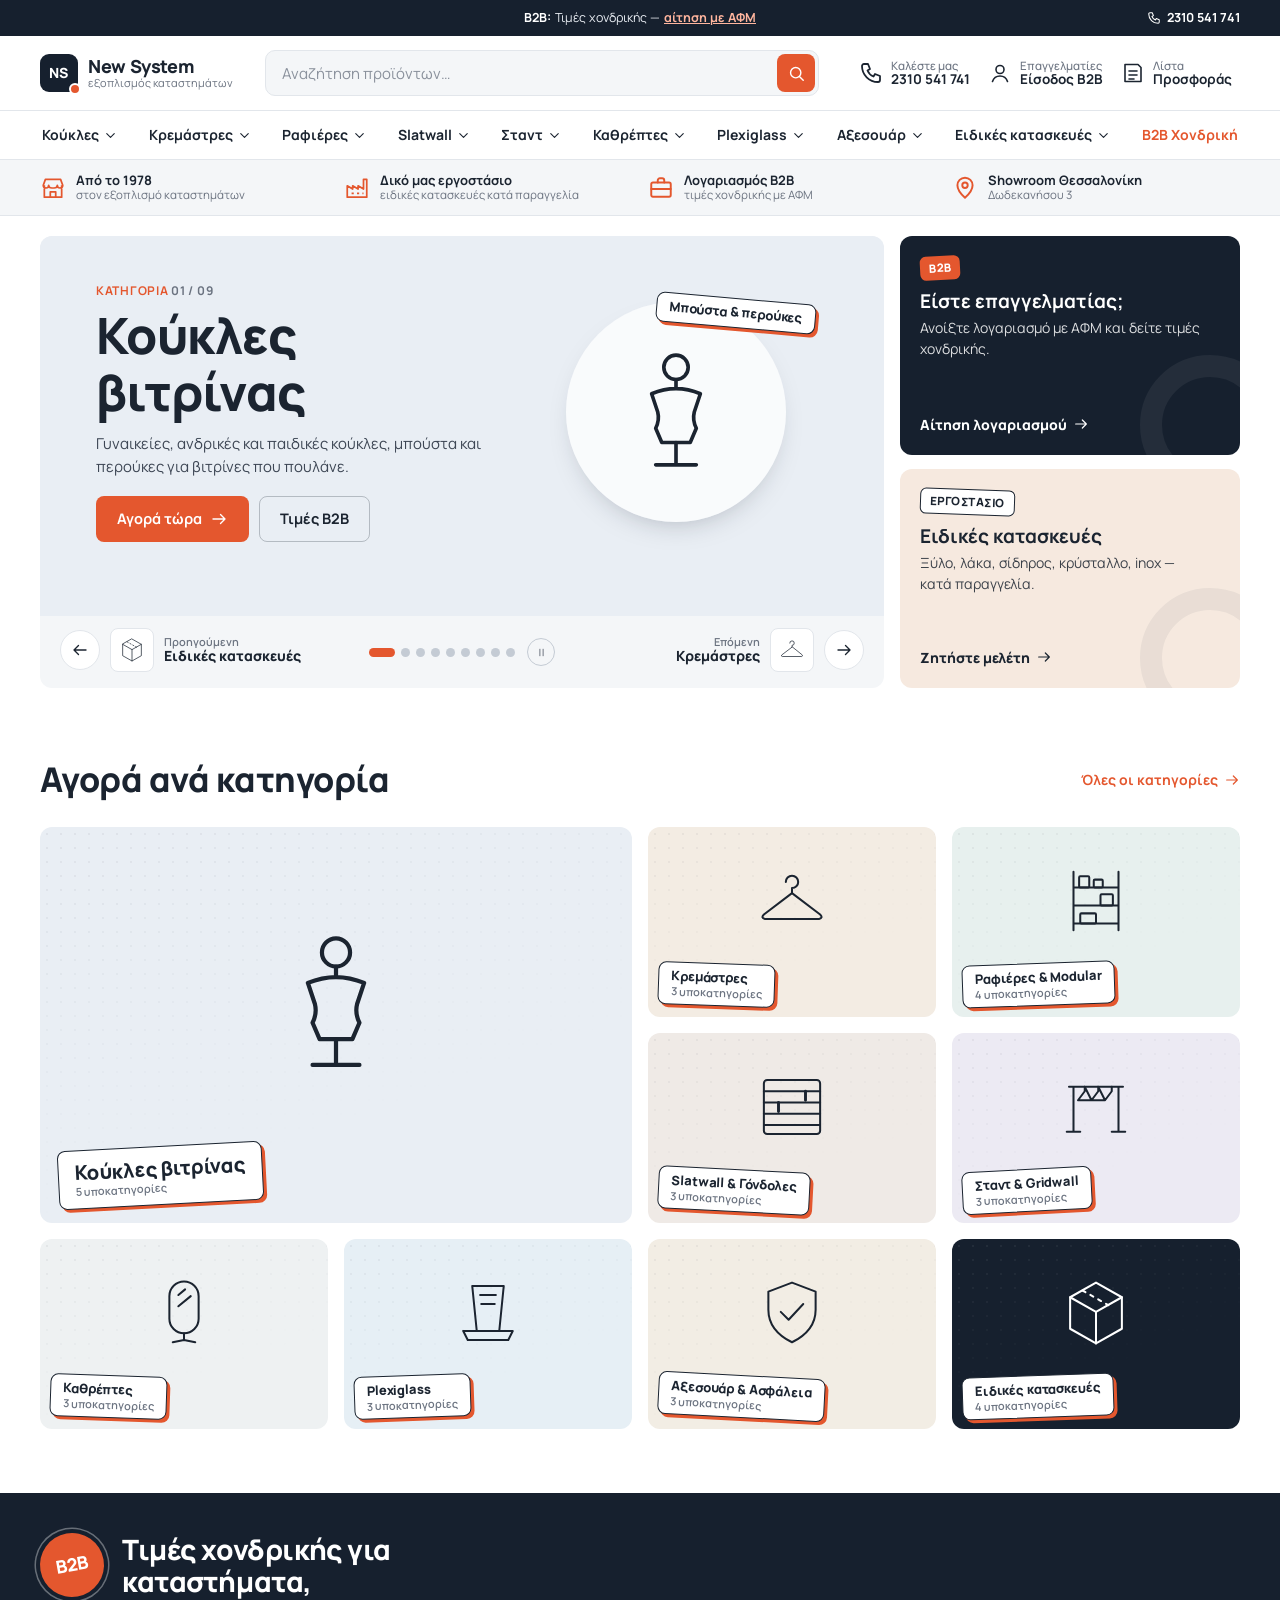
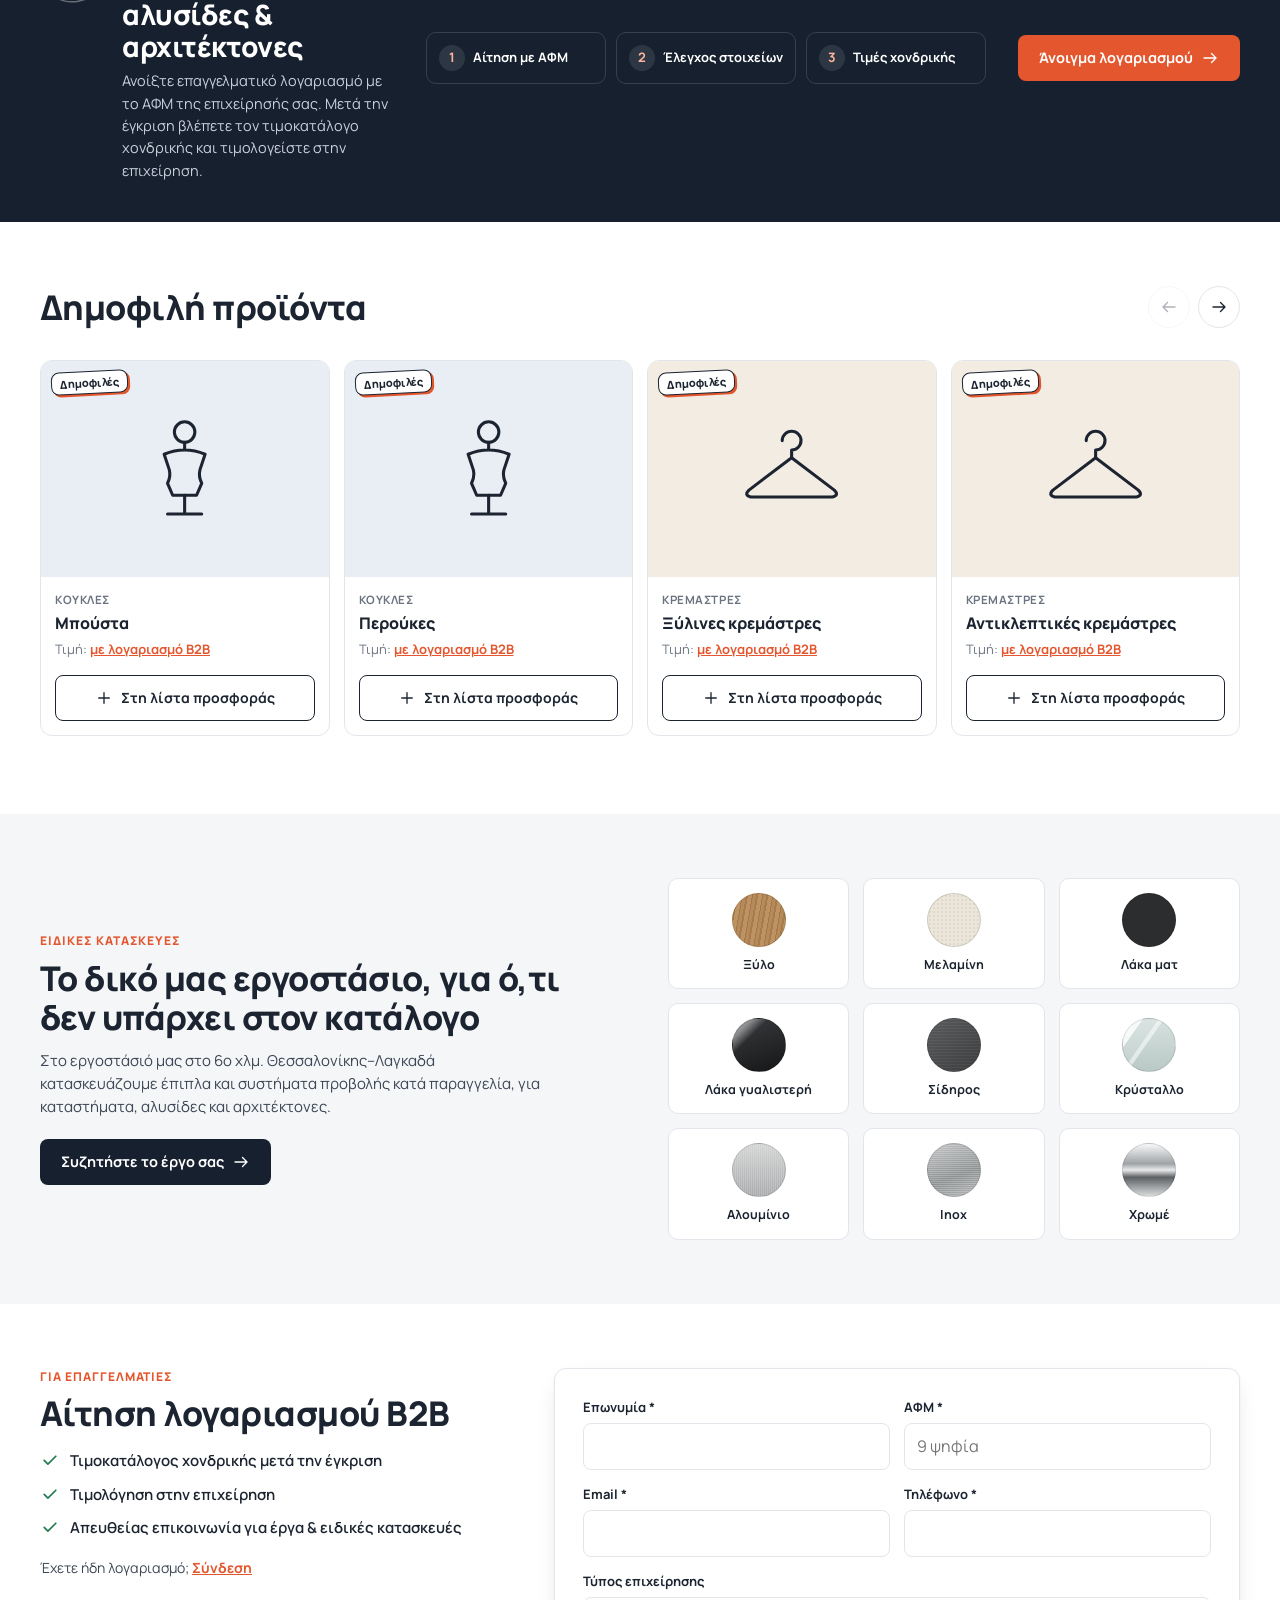
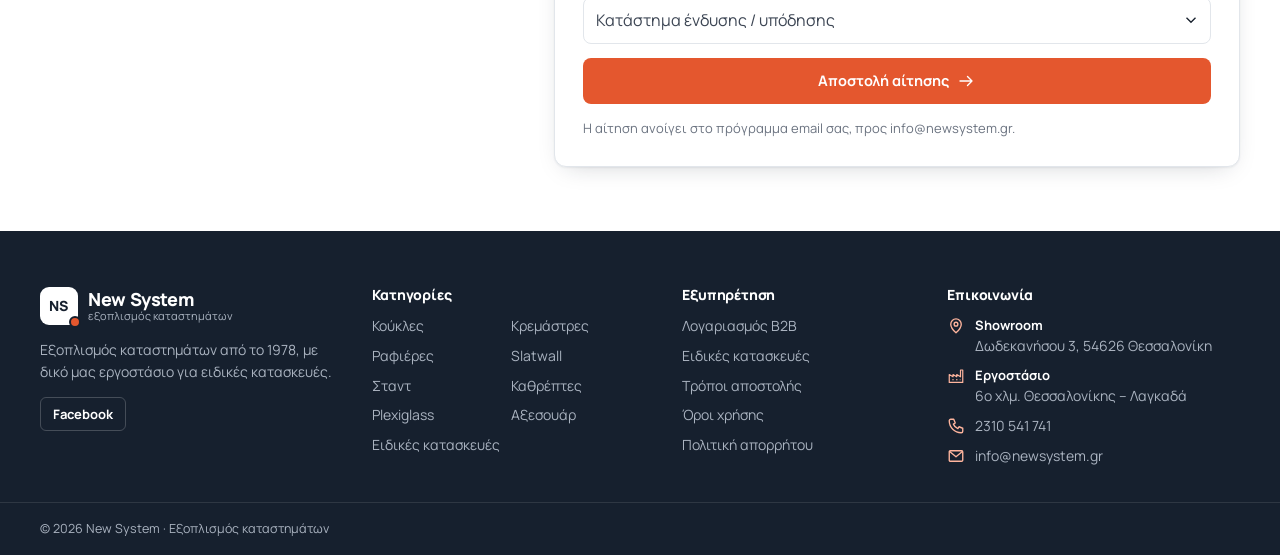
<file: newsystem-v3/newsystem-v3-standalone.html>
<!doctype html>
<html lang="el">
<head>
  <meta charset="utf-8">
  <meta name="viewport" content="width=device-width, initial-scale=1, viewport-fit=cover">
  <title>New System · Εξοπλισμός Καταστημάτων Θεσσαλονίκη</title>
  <meta name="description" content="New System — εξοπλισμός καταστημάτων από το 1978. Κούκλες βιτρίνας, κρεμάστρες, ραφιέρες, slatwall, σταντ, καθρέπτες, plexiglass, αξεσουάρ και ειδικές κατασκευές. Λογαριασμός B2B για επαγγελματίες.">
  <meta name="theme-color" content="#16202e">
  <link rel="preconnect" href="https://fonts.googleapis.com">
  <link rel="preconnect" href="https://fonts.gstatic.com" crossorigin>
  <!-- Manrope: υποστηρίζει ελληνικά (subset greek) -->
  <link href="https://fonts.googleapis.com/css2?family=Manrope:wght@400;500;600;700;800&display=swap" rel="stylesheet">
  <style>
/* =========================================================
   New System — redesign v3 (e-commerce, στο πνεύμα του shopfittingwarehouse.co.uk)
   Mobile-first · breakpoints: 600, 900, 1200
   ========================================================= */

:root {
  --navy: #16202e;
  --ink: #1b2430;
  --text: #3d4654;
  --muted: #6b7380;
  --bg: #ffffff;
  --alt: #f4f6f8;
  --line: #e2e6eb;
  --accent: #e4572e;
  --accent-dark: #c4441f;
  --ok: #1f7a4d;
  --radius: 12px;
  --gutter: 16px;
  --shadow: 0 1px 2px rgba(22,32,46,.06), 0 8px 24px -12px rgba(22,32,46,.25);
  --font: "Manrope", system-ui, -apple-system, "Segoe UI", Roboto, sans-serif;
  color-scheme: light;
}

*, *::before, *::after { box-sizing: border-box; }
html { overflow-x: hidden; overflow-x: clip; scroll-behavior: smooth; scroll-padding-top: 130px; -webkit-text-size-adjust: 100%; }
body {
  margin: 0; font-family: var(--font); font-size: 15px; line-height: 1.55; color: var(--text); background: var(--bg);
  overflow-x: hidden; overflow-x: clip;
  padding-bottom: calc(60px + env(safe-area-inset-bottom));
  -webkit-font-smoothing: antialiased;
}
body.is-locked { overflow: hidden; }
img, svg { display: block; max-width: 100%; }
a { color: inherit; }
button, input, select { font: inherit; color: inherit; }
h1, h2, h3 { margin: 0; color: var(--ink); font-weight: 800; line-height: 1.15; letter-spacing: -.015em; }
p { margin: 0; }
ul, ol { margin: 0; padding: 0; list-style: none; }
:focus-visible { outline: 2px solid var(--accent); outline-offset: 2px; border-radius: 4px; }
.wrap { width: 100%; max-width: 1320px; margin-inline: auto; padding-inline: var(--gutter); }
.sr-only { position: absolute; width: 1px; height: 1px; overflow: hidden; clip: rect(0 0 0 0); white-space: nowrap; }
.skip { position: absolute; left: -999px; top: 8px; z-index: 200; background: var(--navy); color: #fff; padding: 10px 14px; border-radius: 8px; }
.skip:focus { left: 8px; }
.flip { transform: scaleX(-1); }

/* ---------- κουμπιά ---------- */
.btn {
  --bg: var(--navy); --fg: #fff; --bd: transparent;
  display: inline-flex; align-items: center; justify-content: center; gap: 8px;
  min-height: 46px; padding: 11px 20px; border-radius: 8px; border: 1.5px solid var(--bd);
  background: var(--bg); color: var(--fg); font-weight: 700; font-size: 14.5px; text-decoration: none; white-space: nowrap;
  cursor: pointer; transition: background .2s, border-color .2s, color .2s, transform .2s;
}
.btn svg { width: 18px; height: 18px; flex: none; transition: transform .2s; }
.btn:hover svg:last-child { transform: translateX(3px); }
.btn--accent { --bg: var(--accent); }
.btn--accent:hover { --bg: var(--accent-dark); }
.btn--dark:hover { --bg: #26344a; }
.btn--ghost { --bg: transparent; --fg: var(--ink); --bd: rgba(22,32,46,.25); }
.btn--ghost:hover { --bd: var(--ink); }
.btn--line { --bg: #fff; --fg: var(--ink); --bd: var(--line); }
.btn--block { width: 100%; }

.icon-btn { display: grid; place-items: center; width: 42px; height: 42px; padding: 0; border: 0; border-radius: 8px; background: none; cursor: pointer; color: var(--ink); flex: none; }
.icon-btn svg { width: 22px; height: 22px; }
.icon-btn:hover { background: var(--alt); }
.icon-btn--line { border: 1.5px solid var(--line); border-radius: 50%; }
.icon-btn--line svg { width: 18px; height: 18px; }
.icon-btn--line:hover { border-color: var(--ink); background: #fff; }
.icon-btn:disabled { opacity: .35; cursor: default; }

/* ---------- ανακοινώσεις ---------- */
.announce { background: var(--navy); color: #e8ecf2; font-size: 12.5px; }
.announce__inner { position: relative; display: flex; align-items: center; justify-content: center; min-height: 36px; }
.announce__msg { position: absolute; inset: 0 var(--gutter); display: flex; align-items: center; justify-content: center; text-align: center; opacity: 0; transform: translateY(6px); transition: opacity .4s, transform .4s; pointer-events: none; white-space: nowrap; overflow: hidden; text-overflow: ellipsis; }
.announce__msg.is-active { opacity: 1; transform: none; pointer-events: auto; }
.announce__msg b { color: #fff; margin-right: 4px; }
.announce__msg a { color: #ffb59e; font-weight: 700; margin-left: 4px; }
.announce__phone { display: none; }

/* ---------- header ---------- */
.header { position: sticky; top: 0; z-index: 80; background: #fff; border-bottom: 1px solid var(--line); }
.header__inner {
  display: grid; grid-template-columns: auto 1fr auto; grid-template-areas: "menu logo actions" "search search search";
  align-items: center; column-gap: 8px; row-gap: 10px; padding-block: 10px 12px;
}
.header__menu { grid-area: menu; margin-left: -8px; }
.logo { grid-area: logo; display: flex; align-items: center; gap: 10px; text-decoration: none; min-width: 0; }
.logo__mark { display: grid; place-items: center; width: 38px; height: 38px; flex: none; border-radius: 9px; background: var(--navy); color: #fff; font-weight: 800; font-size: 14px; letter-spacing: .02em; position: relative; }
.logo__mark::after { content: ""; position: absolute; right: -3px; bottom: -3px; width: 12px; height: 12px; border-radius: 50%; background: var(--accent); border: 2px solid #fff; }
.logo__text { display: flex; flex-direction: column; line-height: 1.1; min-width: 0; }
.logo__text b { color: var(--ink); font-size: 18px; font-weight: 800; letter-spacing: -.02em; white-space: nowrap; }
.logo__text small { font-size: 11px; color: var(--muted); white-space: nowrap; }
.logo--light .logo__mark { background: #fff; color: var(--navy); }
.logo--light .logo__mark::after { border-color: var(--navy); }
.logo--light .logo__text b { color: #fff; }
.logo--light .logo__text small { color: #aab3c0; }

.search { grid-area: search; position: relative; display: flex; }
.search__input {
  width: 100%; height: 46px; padding: 0 52px 0 16px;
  border: 1.5px solid var(--line); border-radius: 10px; background: var(--alt); font-size: 15px;
  transition: border-color .2s, background .2s;
}
.search__input::placeholder { color: #8a919c; }
.search__input:focus { outline: none; border-color: var(--navy); background: #fff; }
.search__input::-webkit-search-cancel-button { display: none; }
.search__btn { position: absolute; right: 4px; top: 4px; display: grid; place-items: center; width: 38px; height: 38px; border: 0; border-radius: 8px; background: var(--accent); color: #fff; cursor: pointer; }
.search__btn svg { width: 19px; height: 19px; }
.search__results {
  position: absolute; left: 0; right: 0; top: calc(100% + 6px); z-index: 90;
  max-height: 60vh; overflow-y: auto; padding: 6px; background: #fff; border: 1px solid var(--line); border-radius: 10px; box-shadow: var(--shadow);
}
.search__results li a, .search__results li.is-empty { display: flex; align-items: center; gap: 12px; padding: 9px 10px; border-radius: 8px; text-decoration: none; }
.search__results li a[aria-selected="true"], .search__results li a:hover { background: var(--alt); }
.search__results svg { width: 30px; height: 30px; padding: 5px; flex: none; border-radius: 6px; background: var(--alt); color: var(--ink); }
.search__results b { display: block; color: var(--ink); font-weight: 700; font-size: 14px; }
.search__results small { color: var(--muted); font-size: 12px; }
.search__results mark { background: #ffe1d6; color: inherit; border-radius: 2px; }
.search__results li.is-empty { color: var(--muted); font-size: 13.5px; }

.header__actions { grid-area: actions; display: flex; align-items: center; gap: 2px; }
.hact { position: relative; display: flex; align-items: center; gap: 8px; padding: 6px 8px; border: 0; border-radius: 8px; background: none; text-decoration: none; cursor: pointer; color: var(--ink); text-align: left; }
.hact:hover { background: var(--alt); }
.hact > svg { width: 24px; height: 24px; flex: none; }
.hact > span:last-child { display: none; flex-direction: column; font-weight: 700; font-size: 13.5px; line-height: 1.15; white-space: nowrap; }
.hact small { font-weight: 500; font-size: 11.5px; color: var(--muted); }
.hact--phone { display: none; }
.hact__badge {
  position: absolute; top: 0; left: 22px; min-width: 18px; height: 18px; padding: 0 5px; border-radius: 9px;
  background: var(--accent); color: #fff; font-size: 11px; font-weight: 800; line-height: 18px; text-align: center;
  transform: scale(0); transition: transform .25s;
}
.hact__badge.is-on { transform: scale(1); }
.hact__badge.is-bump { animation: bump .4s; }
@keyframes bump { 50% { transform: scale(1.35); } }

/* ---------- μενού κατηγοριών (desktop) ---------- */
.catnav { display: none; position: relative; border-top: 1px solid var(--line); }
.catnav__list { display: flex; justify-content: space-between; }
.catnav__item > button, .catnav__item > a {
  display: flex; align-items: center; gap: 4px; height: 48px; padding: 0 2px; border: 0; background: none; cursor: pointer;
  font-weight: 700; font-size: 14px; color: var(--ink); text-decoration: none; white-space: nowrap;
  box-shadow: inset 0 -2px 0 transparent; transition: box-shadow .2s, color .2s;
}
.catnav__item > button svg { width: 15px; height: 15px; transition: transform .2s; }
.catnav__item.is-open > button, .catnav__item > button:hover, .catnav__item > a:hover { box-shadow: inset 0 -2px 0 var(--accent); }
.catnav__item.is-open > button svg { transform: rotate(180deg); }
.catnav__item--b2b > a { color: var(--accent); }
.mega {
  position: absolute; left: 0; right: 0; top: 100%; z-index: 85;
  background: #fff; border-top: 1px solid var(--line); border-bottom: 1px solid var(--line); box-shadow: 0 24px 40px -24px rgba(22,32,46,.35);
  opacity: 0; visibility: hidden; transform: translateY(-4px); transition: opacity .2s, transform .2s, visibility .2s;
}
.catnav__item.is-open .mega { opacity: 1; visibility: visible; transform: none; }
.mega__inner { display: grid; grid-template-columns: 1fr 1fr 340px; gap: 40px; padding-block: 28px 32px; }
.mega h3 { font-size: 13px; letter-spacing: .06em; text-transform: uppercase; color: var(--muted); font-weight: 700; margin-bottom: 12px; }
.mega__links a { display: flex; align-items: center; justify-content: space-between; padding: 9px 0; border-bottom: 1px solid var(--line); font-weight: 600; color: var(--ink); text-decoration: none; }
.mega__links a:hover { color: var(--accent); }
.mega__links a svg { width: 16px; height: 16px; opacity: 0; transform: translateX(-4px); transition: .2s; }
.mega__links a:hover svg { opacity: 1; transform: none; }
.mega__about p { font-size: 14px; }
.mega__about .btn { margin-top: 16px; }
.mega__card { position: relative; display: grid; place-items: center; min-height: 200px; border-radius: var(--radius); background: var(--tone, var(--alt)); color: var(--ink); text-decoration: none; overflow: hidden; }
.mega__card > svg { width: 110px; height: 110px; }
.mega__card .sticker { position: absolute; left: 16px; bottom: 16px; }

/* ---------- drawers ---------- */
.drawer { position: fixed; inset: 0; z-index: 150; background: rgba(22,32,46,.45); opacity: 0; transition: opacity .25s; }
.drawer.is-open { opacity: 1; }
.drawer__panel {
  position: absolute; top: 0; bottom: 0; left: 0; width: min(380px, 88vw);
  display: flex; flex-direction: column; background: #fff; box-shadow: var(--shadow);
  transform: translateX(-100%); transition: transform .3s cubic-bezier(.3,.7,.2,1);
}
.drawer--right .drawer__panel { left: auto; right: 0; transform: translateX(100%); }
.drawer.is-open .drawer__panel { transform: none; }
.drawer__head { display: flex; align-items: center; justify-content: space-between; padding: 12px 12px 12px 20px; border-bottom: 1px solid var(--line); font-size: 17px; color: var(--ink); }
.drawer__list { flex: 1; overflow-y: auto; padding: 8px 0; }
.drawer__list > li { border-bottom: 1px solid var(--line); }
.drawer__list button { display: flex; align-items: center; gap: 12px; width: 100%; padding: 12px 20px; border: 0; background: none; cursor: pointer; text-align: left; font-weight: 700; color: var(--ink); }
.drawer__list button > svg:first-child { width: 30px; height: 30px; padding: 4px; border-radius: 6px; background: var(--alt); flex: none; }
.drawer__list button > svg:last-child { width: 18px; height: 18px; margin-left: auto; transition: transform .2s; }
.drawer__list button[aria-expanded="true"] > svg:last-child { transform: rotate(180deg); }
.drawer__sub { padding: 0 20px 12px 62px; }
.drawer__sub a { display: block; padding: 7px 0; color: var(--text); text-decoration: none; font-size: 14.5px; }
.drawer__sub a.is-all { color: var(--accent); font-weight: 700; }
.drawer__foot { display: grid; gap: 10px; padding: 16px 20px calc(16px + env(safe-area-inset-bottom)); border-top: 1px solid var(--line); }

.quote__empty { padding: 24px 20px; color: var(--muted); }
.quote__list { flex: 1; overflow-y: auto; padding: 8px 20px; }
.quote__list li { display: flex; align-items: center; gap: 12px; padding: 12px 0; border-bottom: 1px solid var(--line); }
.quote__list li > svg { width: 44px; height: 44px; padding: 8px; flex: none; border-radius: 8px; background: var(--alt); color: var(--ink); }
.quote__list b { display: block; color: var(--ink); font-size: 14px; }
.quote__list small { color: var(--muted); font-size: 12px; }
.quote__list .icon-btn { margin-left: auto; width: 34px; height: 34px; }
.quote__list .icon-btn svg { width: 16px; height: 16px; }
.quote__note { font-size: 12px; color: var(--muted); text-align: center; }
.quote__send:disabled { opacity: .45; cursor: default; }

/* ---------- USP ---------- */
.usp { background: var(--alt); border-bottom: 1px solid var(--line); }
.usp__list { display: grid; grid-auto-flow: column; grid-auto-columns: minmax(220px, 70%); gap: 16px; padding-block: 12px; overflow-x: auto; scroll-snap-type: x mandatory; scrollbar-width: none; }
.usp__list::-webkit-scrollbar { display: none; }
.usp__list li { scroll-snap-align: start; }
.usp__list li { display: flex; align-items: center; gap: 10px; min-width: 0; }
.usp__list svg { width: 26px; height: 26px; flex: none; color: var(--accent); }
.usp__list b { display: block; color: var(--ink); font-size: 13px; line-height: 1.25; }
.usp__list small { display: block; color: var(--muted); font-size: 11.5px; line-height: 1.3; }

/* ---------- hero ---------- */
.hero { display: grid; gap: 14px; padding-block: 16px 8px; }
.carousel {
  position: relative; display: grid; grid-template-columns: 1fr 1fr; grid-template-areas: "vp vp" "foot foot" "prev next";
  border-radius: var(--radius); background: var(--alt); overflow: hidden; min-width: 0;
}
.carousel__viewport { grid-area: vp; overflow: hidden; touch-action: pan-y; }
.carousel__track { display: flex; transition: transform .6s cubic-bezier(.65,0,.35,1); }
.carousel__track.is-dragging { transition: none; }
.slide {
  flex: 0 0 100%; min-width: 0; display: grid; gap: 4px; align-content: start;
  background: var(--tone); color: var(--ink); padding: 0 20px 24px;
}
.slide__art { order: -1; position: relative; display: grid; place-items: center; height: 160px; }
.slide__art::before { content: ""; position: absolute; width: 136px; height: 136px; border-radius: 50%; background: rgba(255,255,255,.75); box-shadow: 0 12px 30px -16px rgba(22,32,46,.35); }
.slide__art > svg { position: relative; width: 84px; height: 84px; transition: transform .7s cubic-bezier(.3,.7,.2,1); }
.slide:not(.is-active) .slide__art > svg { transform: translateY(10px) scale(.94); }
.slide__sticker, .sticker {
  display: inline-block; padding: 6px 12px; border-radius: 8px;
  background: #fff; color: var(--ink); border: 1.5px solid var(--ink);
  font-weight: 800; font-size: 13px; line-height: 1.2; letter-spacing: -.01em;
  box-shadow: 3px 3px 0 var(--accent);
  transform: rotate(-3deg);
}
.slide__sticker { position: absolute; right: 0; top: 18px; transform: rotate(5deg); }
.slide__kicker { font-size: 12px; font-weight: 700; letter-spacing: .06em; text-transform: uppercase; color: var(--accent); }
.slide__num { color: var(--muted); }
.slide__title { margin-top: 6px; font-size: clamp(28px, 7.4vw, 50px); }
.slide__text { margin-top: 10px; font-size: 15px; color: var(--text); max-width: 46ch; }
.slide__cta { display: flex; flex-wrap: wrap; gap: 10px; margin-top: 18px; }
.slide--dark { color: #fff; }
.slide--dark .slide__title { color: #fff; }
.slide--dark .slide__text { color: #c9d1dc; }
.slide--dark .slide__num { color: #8d98a8; }
.slide--dark .slide__art::before { background: rgba(255,255,255,.07); box-shadow: none; }
.slide--dark .slide__art > svg { color: #fff; }
.slide--dark .btn--ghost { --fg: #fff; --bd: rgba(255,255,255,.35); }
.slide--dark .btn--ghost:hover { --bd: #fff; }
.slide__copy > * { transition: opacity .5s, transform .5s; }
.js .slide:not(.is-active) .slide__copy > * { opacity: 0; transform: translateY(8px); }

.arrow {
  display: flex; align-items: center; gap: 10px; min-width: 0; padding: 10px 14px 14px; border: 0; background: none; cursor: pointer; text-align: left; color: var(--ink);
}
.arrow--prev { grid-area: prev; }
.arrow--next { grid-area: next; justify-content: flex-end; text-align: right; }
.arrow__btn { display: grid; place-items: center; width: 40px; height: 40px; flex: none; border-radius: 50%; background: #fff; border: 1.5px solid var(--line); transition: background .2s, border-color .2s, color .2s; }
.arrow__btn svg { width: 18px; height: 18px; }
.arrow--prev .arrow__btn svg { transform: scaleX(-1); }
.arrow:hover .arrow__btn { background: var(--navy); border-color: var(--navy); color: #fff; }
.arrow__peek { display: flex; align-items: center; gap: 10px; min-width: 0; }
.arrow__peek > svg { display: none; width: 44px; height: 44px; flex: none; padding: 8px; border-radius: 8px; background: #fff; border: 1px solid var(--line); }
.arrow__peek > span { display: flex; flex-direction: column; min-width: 0; line-height: 1.2; }
.arrow__peek small { font-size: 11px; font-weight: 600; color: var(--muted); }
.arrow__name { font-size: 14px; font-weight: 800; white-space: nowrap; overflow: hidden; text-overflow: ellipsis; }

.carousel__foot { grid-area: foot; display: flex; align-items: center; justify-content: center; gap: 12px; padding-top: 14px; }
.carousel__dots { display: flex; gap: 6px; }
.dot { width: 9px; height: 9px; padding: 0; border: 0; border-radius: 5px; background: #c4cbd4; cursor: pointer; transition: width .3s, background .3s; position: relative; }
.dot::before { content: ""; position: absolute; inset: -10px -3px; }
.dot[aria-selected="true"] { width: 26px; background: var(--accent); }
.carousel__play { display: grid; place-items: center; width: 28px; height: 28px; padding: 0; border: 1.5px solid #c4cbd4; border-radius: 50%; background: none; cursor: pointer; color: var(--muted); }
.carousel__play svg { width: 13px; height: 13px; }
.carousel__play:hover { border-color: var(--ink); color: var(--ink); }

.promos { display: grid; gap: 14px; }
.promo {
  position: relative; display: flex; flex-direction: column; gap: 4px; padding: 20px; border-radius: var(--radius);
  text-decoration: none; overflow: hidden; min-height: 150px;
}
.promo b { font-size: 19px; color: inherit; line-height: 1.2; }
.promo > span:not(.promo__tag):not(.promo__link) { font-size: 14px; opacity: .85; max-width: 32ch; }
.promo__tag { align-self: flex-start; margin-bottom: 6px; padding: 3px 9px; border-radius: 6px; font-size: 11.5px; font-weight: 800; letter-spacing: .04em; text-transform: uppercase; }
.promo__link { display: inline-flex; align-items: center; gap: 6px; margin-top: auto; padding-top: 10px; font-weight: 800; font-size: 14px; }
.promo__link svg { width: 16px; height: 16px; transition: transform .2s; }
.promo:hover .promo__link svg { transform: translateX(4px); }
.promo--b2b { background: var(--navy); color: #fff; }
.promo--b2b .promo__tag { background: var(--accent); color: #fff; transform: rotate(-3deg); }
.promo--made { background: #f6e9df; color: var(--ink); }
.promo--made .promo__tag { background: #fff; border: 1.5px solid var(--ink); transform: rotate(2deg); }
.promo::after { content: ""; position: absolute; right: -40px; bottom: -40px; width: 140px; height: 140px; border-radius: 50%; border: 22px solid currentColor; opacity: .06; }

/* ---------- ενότητες ---------- */
.section { padding-block: 44px; }
.section--alt { background: var(--alt); }
.section__head { display: flex; align-items: center; justify-content: space-between; gap: 16px; margin-bottom: 20px; }
.section__title { font-size: clamp(23px, 5.6vw, 34px); }
.section__more { display: inline-flex; align-items: center; gap: 6px; font-weight: 700; font-size: 14px; color: var(--accent); text-decoration: none; white-space: nowrap; }
.section__more svg { width: 16px; height: 16px; }
.eyebrow { font-size: 12px; font-weight: 800; letter-spacing: .08em; text-transform: uppercase; color: var(--accent); margin-bottom: 8px; }

/* ---------- tiles κατηγοριών με sticker ---------- */
.tiles { display: grid; grid-template-columns: repeat(2, minmax(0, 1fr)); gap: 12px; }
.tile {
  position: relative; display: grid; place-items: center; height: 100%; min-height: 168px; padding: 16px 12px 58px;
  border-radius: var(--radius); background: var(--tone); color: var(--ink); text-decoration: none; overflow: hidden;
  transition: box-shadow .25s, transform .25s;
}
.tile::before { /* διακριτικό μοτίβο κουκκίδων */
  content: ""; position: absolute; inset: 0; opacity: .55;
  background-image: radial-gradient(rgba(22,32,46,.10) 1px, transparent 1.3px); background-size: 14px 14px;
  -webkit-mask-image: linear-gradient(160deg, #000, transparent 70%); mask-image: linear-gradient(160deg, #000, transparent 70%);
}
.tile > svg { position: relative; width: 62px; height: 62px; transition: transform .4s cubic-bezier(.3,.7,.2,1); }
.tile .sticker { position: absolute; left: 10px; bottom: 12px; max-width: calc(100% - 20px); transform: rotate(var(--r, -2deg)); transition: transform .3s cubic-bezier(.3,.7,.2,1), box-shadow .3s; }
.tile .sticker small { display: block; font-weight: 600; font-size: 11px; color: var(--muted); letter-spacing: 0; }
.tile:hover { box-shadow: var(--shadow); transform: translateY(-2px); }
.tile:hover > svg { transform: scale(1.08); }
.tile:hover .sticker { transform: rotate(0) translateY(-3px); box-shadow: 4px 5px 0 var(--accent); }
.tiles li:first-child { grid-column: span 2; }
.tiles li:first-child .tile { min-height: 230px; }
.tiles li:first-child .tile > svg { width: 110px; height: 110px; }
.tiles li:first-child .sticker { font-size: 17px; padding: 8px 14px; }
.tile--dark { color: #fff; }
.tile--dark::before { background-image: radial-gradient(rgba(255,255,255,.12) 1px, transparent 1.3px); }

/* ---------- B2B μπάντα ---------- */
.band { background: var(--navy); color: #c9d1dc; }
.band__inner { display: grid; gap: 22px; padding-block: 36px; }
.band__copy { display: flex; gap: 18px; align-items: flex-start; }
.band__sticker {
  display: grid; place-items: center; flex: none; width: 64px; height: 64px; border-radius: 50%;
  background: var(--accent); color: #fff; font-weight: 800; font-size: 18px; transform: rotate(-10deg);
  box-shadow: 0 0 0 4px var(--navy), 0 0 0 5.5px rgba(255,255,255,.35);
}
.band h2 { color: #fff; font-size: clamp(20px, 5vw, 28px); }
.band p { margin-top: 8px; font-size: 14.5px; max-width: 60ch; }
.band__steps { display: grid; grid-template-columns: repeat(3, minmax(0, 1fr)); gap: 10px; }
.band__steps li { display: flex; flex-direction: column; gap: 8px; padding: 12px; border: 1px solid rgba(255,255,255,.14); border-radius: 10px; font-weight: 700; font-size: 13px; color: #fff; line-height: 1.3; }
.band__steps span { display: grid; place-items: center; width: 26px; height: 26px; border-radius: 50%; background: rgba(255,255,255,.1); color: #ffb59e; font-size: 13px; }
.band .btn { justify-self: start; }

/* ---------- προϊόντα (rail) ---------- */
.rail-nav { display: none; gap: 8px; }
.rail {
  display: grid; grid-auto-flow: column; grid-auto-columns: minmax(200px, 72%); gap: 14px;
  overflow-x: auto; scroll-snap-type: x mandatory; scroll-padding-inline: var(--gutter);
  margin-inline: calc(var(--gutter) * -1); padding: 4px var(--gutter) 14px; scrollbar-width: thin;
}
.card { scroll-snap-align: start; display: flex; flex-direction: column; border: 1px solid var(--line); border-radius: var(--radius); background: #fff; overflow: hidden; transition: box-shadow .25s; }
.card:hover { box-shadow: var(--shadow); }
.card__media { position: relative; display: grid; place-items: center; aspect-ratio: 4 / 3; background: var(--tone, var(--alt)); color: var(--ink); text-decoration: none; }
.card__media > svg { width: 38%; height: auto; aspect-ratio: 1; transition: transform .4s; }
.card:hover .card__media > svg { transform: scale(1.06); }
.card__media .sticker { position: absolute; left: 10px; top: 10px; font-size: 11px; padding: 4px 8px; box-shadow: 2px 2px 0 var(--accent); }
.card__body { display: flex; flex-direction: column; gap: 4px; flex: 1; padding: 14px; }
.card__cat { font-size: 11.5px; font-weight: 700; color: var(--muted); text-transform: uppercase; letter-spacing: .05em; }
.card__name { color: var(--ink); font-weight: 800; font-size: 16px; line-height: 1.25; text-decoration: none; }
.card__price { margin-top: 2px; font-size: 13px; color: var(--muted); }
.card__price a { color: var(--accent); font-weight: 700; }
.card__add { margin-top: auto; padding-top: 12px; }
.card__add .btn { width: 100%; min-height: 42px; font-size: 14px; --bg: #fff; --fg: var(--ink); --bd: var(--ink); }
.card__add .btn:hover { --bg: var(--navy); --fg: #fff; --bd: var(--navy); }
.card__add .btn.is-added { --bg: #e7f4ec; --fg: var(--ok); --bd: #b8dcc6; }

/* ---------- ειδικές κατασκευές ---------- */
.made { display: grid; gap: 28px; }
.made__copy p:not(.eyebrow) { margin-top: 12px; max-width: 56ch; }
.made__copy .btn { margin-top: 20px; }
.materials { display: grid; grid-template-columns: repeat(3, minmax(0, 1fr)); gap: 14px; }
.materials li { display: flex; flex-direction: column; align-items: center; gap: 8px; padding: 14px 8px; border-radius: 10px; background: #fff; border: 1px solid var(--line); font-size: 12.5px; font-weight: 700; color: var(--ink); text-align: center; }
.swatch { width: 54px; height: 54px; border-radius: 50%; border: 1px solid rgba(0,0,0,.12); }
.swatch--wood { background: repeating-linear-gradient(100deg, #b68a5a 0 3px, #a87b4c 3px 5px, #bd9363 5px 9px, #a3774a 9px 10px); }
.swatch--melamine { background: radial-gradient(rgba(0,0,0,.06) 1px, transparent 1.2px) 0 0 / 4px 4px, #ece6da; }
.swatch--matte { background: #2c2d2f; }
.swatch--gloss { background: linear-gradient(135deg, rgba(255,255,255,.45) 0 18%, transparent 34%), linear-gradient(160deg, #3a3b3e, #151617); }
.swatch--iron { background: repeating-linear-gradient(0deg, rgba(255,255,255,.05) 0 1px, transparent 1px 3px), linear-gradient(140deg, #5a5b5d, #3c3d3f); }
.swatch--glass { background: linear-gradient(125deg, rgba(255,255,255,.85) 0 22%, rgba(255,255,255,.1) 23% 40%, rgba(255,255,255,.55) 41% 46%, transparent 47%), linear-gradient(180deg, #d6e1df, #b9c9c6); }
.swatch--alu { background: repeating-linear-gradient(90deg, rgba(255,255,255,.18) 0 1px, transparent 1px 2px), linear-gradient(180deg, #d3d4d4, #a9abac); }
.swatch--inox { background: repeating-linear-gradient(0deg, rgba(255,255,255,.22) 0 1px, transparent 1px 2px), linear-gradient(160deg, #c3c5c6, #8e9192 60%, #b5b7b8); }
.swatch--chrome { background: linear-gradient(180deg, #f8f8f8 0%, #9fa3a6 38%, #e9eaeb 50%, #5d6164 64%, #d9dbdc 100%); }

/* ---------- B2B φόρμα ---------- */
.b2b { display: grid; gap: 24px; }
.checks { display: grid; gap: 10px; margin-top: 16px; }
.checks li { display: flex; gap: 10px; align-items: flex-start; font-weight: 600; color: var(--ink); }
.checks svg { width: 20px; height: 20px; flex: none; color: var(--ok); margin-top: 1px; }
.b2b__login { margin-top: 18px; font-size: 14px; }
.b2b__login a { color: var(--accent); font-weight: 700; }
.b2b__form { display: grid; gap: 14px; padding: 20px; border: 1px solid var(--line); border-radius: var(--radius); background: #fff; box-shadow: var(--shadow); }
.field-row { display: grid; gap: 14px; align-items: start; }
.field { display: grid; gap: 6px; align-content: start; }
.field > span { font-size: 13px; font-weight: 700; color: var(--ink); }
.field input, .field select {
  width: 100%; min-height: 46px; padding: 10px 12px; border: 1.5px solid var(--line); border-radius: 8px; background: #fff; font-size: 16px; transition: border-color .2s;
}
.field select { appearance: none; -webkit-appearance: none; padding-right: 36px; cursor: pointer;
  background: #fff url("data:image/svg+xml,%3Csvg xmlns='http://www.w3.org/2000/svg' viewBox='0 0 24 24'%3E%3Cpath fill='none' stroke='%231b2430' stroke-width='1.8' d='m6 9 6 6 6-6'/%3E%3C/svg%3E") right 10px center / 18px no-repeat; }
.field input:focus, .field select:focus { outline: none; border-color: var(--navy); }
.field input.is-invalid { border-color: #c0392b; background: #fdf3f2; }
.b2b__note { font-size: 13px; color: var(--muted); }
.b2b__note.is-error { color: #c0392b; font-weight: 600; }
.b2b__note.is-ok { color: var(--ok); font-weight: 600; }

/* ---------- footer ---------- */
.footer { background: var(--navy); color: #aab3c0; font-size: 14px; }
.footer__grid { display: grid; gap: 28px; padding-block: 40px 28px; }
.footer h3 { color: #fff; font-size: 14px; margin-bottom: 12px; }
.footer ul { display: grid; gap: 8px; }
.footer a { text-decoration: none; }
.footer a:hover { color: #fff; }
.footer__brand p { margin-top: 14px; max-width: 34ch; }
.footer__social { display: inline-block; margin-top: 14px; padding: 6px 12px; border: 1px solid rgba(255,255,255,.2); border-radius: 6px; color: #fff; font-weight: 700; font-size: 13px; }
.footer__contact li { display: flex; gap: 10px; align-items: flex-start; }
.footer__contact svg { width: 18px; height: 18px; flex: none; color: #ffb59e; margin-top: 2px; }
.footer__contact b { display: block; color: #fff; font-size: 13px; }
.footer__bottom { padding-block: 16px; border-top: 1px solid rgba(255,255,255,.1); font-size: 12.5px; }
.footer__cats { grid-template-columns: 1fr 1fr; column-gap: 16px; }

/* ---------- κάτω μπάρα κινητού ---------- */
.dock {
  position: fixed; left: 0; right: 0; bottom: 0; z-index: 70; display: grid; grid-template-columns: repeat(4, 1fr);
  padding-bottom: env(safe-area-inset-bottom); background: #fff; border-top: 1px solid var(--line); box-shadow: 0 -6px 18px -12px rgba(22,32,46,.3);
}
.dock > a, .dock > button {
  position: relative; display: flex; flex-direction: column; align-items: center; justify-content: center; gap: 3px; min-height: 58px;
  border: 0; background: none; cursor: pointer; font-size: 11px; font-weight: 700; color: var(--ink); text-decoration: none;
}
.dock svg { width: 22px; height: 22px; }
.dock__b2b svg { color: var(--accent); }
.dock .hact__badge { top: 6px; left: calc(50% + 4px); }

/* =========================================================
   ≥ 600
   ========================================================= */
@media (min-width: 600px) {
  :root { --gutter: 24px; }
  .usp__list { grid-auto-flow: row; grid-template-columns: repeat(4, minmax(0, 1fr)); overflow: visible; }
  .slide { grid-template-columns: 1.15fr .85fr; align-items: center; gap: 16px; padding: 32px 32px 20px; min-height: 340px; }
  .slide__art { order: 0; height: 260px; }
  .slide__art::before { width: 220px; height: 220px; }
  .slide__art > svg { width: 130px; height: 130px; }
  .slide__sticker { right: calc(50% - 140px); top: 26px; }
  .carousel { grid-template-columns: 1fr auto 1fr; grid-template-areas: "vp vp vp" "prev foot next"; }
  .carousel__foot { padding-top: 0; }
  .arrow { padding: 12px 20px 16px; }
  .arrow__peek > svg { display: block; }
  .promos { grid-template-columns: 1fr 1fr; }
  .tiles { grid-template-columns: repeat(3, minmax(0, 1fr)); gap: 16px; }
  .tiles li:first-child { grid-row: span 2; }
  .tiles li:first-child .tile { min-height: 100%; }
  .tile { min-height: 190px; }
  .rail { grid-auto-columns: calc((100% - 28px) / 2.6); }
  .materials { grid-template-columns: repeat(5, minmax(0, 1fr)); }
  .field-row { grid-template-columns: 1fr 1fr; }
  .b2b__form { padding: 28px; }
  .footer__grid { grid-template-columns: 1fr 1fr; }
  .band__steps li { flex-direction: row; align-items: center; }
}

/* =========================================================
   ≥ 900
   ========================================================= */
@media (min-width: 900px) {
  :root { --gutter: 32px; }
  body { padding-bottom: 0; }
  .dock { display: none; }
  .announce__phone { display: flex; align-items: center; gap: 6px; position: absolute; right: var(--gutter); color: #fff; font-weight: 700; text-decoration: none; }
  .announce__phone svg { width: 14px; height: 14px; }
  .announce__msg { inset: 0 180px; }
  .header__inner { grid-template-columns: auto auto 1fr auto; grid-template-areas: "menu logo search actions"; column-gap: 20px; padding-block: 14px; }
  .search { max-width: 640px; justify-self: center; width: 100%; }
  .hact > span:last-child { display: flex; }
  .hact__badge { left: 22px; }
  .section { padding-block: 64px; }
  .section__head { margin-bottom: 28px; }
  .rail-nav { display: flex; }
  .rail { grid-auto-columns: calc((100% - 42px) / 4); margin-inline: 0; padding-inline: 0; scroll-padding-inline: 0; overflow-x: hidden; scroll-behavior: smooth; }
  .band__inner { grid-template-columns: 1fr auto; grid-template-areas: "copy copy" "steps btn"; align-items: center; gap: 24px 32px; padding-block: 40px; }
  .band__copy { grid-area: copy; } .band__steps { grid-area: steps; } .band .btn { grid-area: btn; }
  .made { grid-template-columns: 1fr 1fr; gap: 56px; align-items: center; }
  .materials { grid-template-columns: repeat(3, minmax(0, 1fr)); }
  .b2b { grid-template-columns: .8fr 1.2fr; gap: 56px; align-items: start; }
  .footer__grid { grid-template-columns: 1.3fr 1.2fr 1fr 1.3fr; gap: 40px; padding-block: 56px 36px; }
}

/* =========================================================
   ≥ 1024: hero με promo στήλη, tiles 4 στηλών
   ========================================================= */
@media (min-width: 1024px) {
  .hero { grid-template-columns: minmax(0, 1fr) 300px; gap: 16px; padding-top: 20px; }
  .promos { grid-template-columns: 1fr; grid-template-rows: 1fr 1fr; }
  .slide { min-height: 360px; padding: 36px 44px 16px; }
  .slide__art { height: 280px; }
  .tiles { grid-template-columns: repeat(4, minmax(0, 1fr)); }
  .tiles li:first-child { grid-column: span 2; grid-row: span 2; }
  .tiles li:first-child .tile > svg { width: 150px; height: 150px; }
  .tiles li:first-child .sticker { font-size: 20px; padding: 10px 16px; left: 18px; bottom: 18px; }
  .tile > svg { width: 72px; height: 72px; }
}

/* =========================================================
   ≥ 1200: οριζόντιο μενού κατηγοριών με mega menu
   ========================================================= */
@media (min-width: 1200px) {
  :root { --gutter: 40px; }
  .header__menu { display: none; }
  .header__inner { grid-template-columns: auto 1fr auto; grid-template-areas: "logo search actions"; column-gap: 32px; }
  .hact--phone { display: flex; }
  .catnav { display: block; }
  .hero { grid-template-columns: minmax(0, 1fr) 340px; }
  .slide { min-height: 380px; padding-inline: 56px; }
  .slide__title { font-size: 50px; }
  .band__inner { grid-template-columns: minmax(0, 1fr) auto auto; grid-template-areas: "copy steps btn"; }
  .band__steps li { white-space: nowrap; }
}

@media (prefers-reduced-motion: reduce) {
  html { scroll-behavior: auto; }
  *, *::before, *::after { transition-duration: .01ms !important; animation: none !important; }
}

</style>
  <script>document.documentElement.classList.add('js')</script>
</head>
<body>

<svg width="0" height="0" style="position:absolute" aria-hidden="true" focusable="false">
  <defs>
    <symbol id="i-mannequin" viewBox="0 0 64 64"><g fill="none" stroke="currentColor" stroke-width="1.8" stroke-linecap="round" stroke-linejoin="round"><circle cx="32" cy="10" r="6"/><path d="M32 16v4M20 23q12-5 24 0l-3 9q-1 4 1 8l-3 7H25l-3-7q2-4 1-8z"/><path d="M32 47v10M22 58h20"/></g></symbol>
    <symbol id="i-hanger" viewBox="0 0 64 64"><g fill="none" stroke="currentColor" stroke-width="1.8" stroke-linecap="round" stroke-linejoin="round"><path d="M26.5 15a5.5 5.5 0 1 1 5.5 5.5V25"/><path d="M32 25 7 44q-3 3 1 4h48q4-1 1-4z"/></g></symbol>
    <symbol id="i-shelf" viewBox="0 0 64 64"><g fill="none" stroke="currentColor" stroke-width="1.8" stroke-linecap="round" stroke-linejoin="round"><path d="M12 6v52M52 6v52M12 20h40M12 36h40M12 52h40"/><rect x="17" y="10" width="9" height="10" rx="1"/><rect x="30" y="13" width="8" height="7" rx="1"/><rect x="36" y="26" width="11" height="10" rx="1"/><rect x="18" y="43" width="14" height="9" rx="1"/></g></symbol>
    <symbol id="i-slat" viewBox="0 0 64 64"><g fill="none" stroke="currentColor" stroke-width="1.8" stroke-linecap="round" stroke-linejoin="round"><rect x="7" y="8" width="50" height="48" rx="3"/><path d="M7 18h50M7 28h50M7 38h50M7 48h50"/><path d="M20 28v8M44 18v8" stroke-width="2.6"/></g></symbol>
    <symbol id="i-rail" viewBox="0 0 64 64"><g fill="none" stroke="currentColor" stroke-width="1.8" stroke-linecap="round" stroke-linejoin="round"><path d="M8 14h48M12 14v40M52 14v40M6 54h12M46 54h12"/><path d="M22 14v4l-6 8h12zM34 14v4l-6 8h12zM46 14v4l-6 8"/></g></symbol>
    <symbol id="i-mirror" viewBox="0 0 64 64"><g fill="none" stroke="currentColor" stroke-width="1.8" stroke-linecap="round" stroke-linejoin="round"><rect x="19" y="4" width="26" height="46" rx="13"/><path d="M27 16l6-5M27 26l11-9"/><path d="M32 50v6M22 58l10-2 10 2"/></g></symbol>
    <symbol id="i-plexi" viewBox="0 0 64 64"><g fill="none" stroke="currentColor" stroke-width="1.8" stroke-linecap="round" stroke-linejoin="round"><path d="M18 8h28l-4 40H22z"/><path d="M10 48h44l-4 8H14z"/><path d="M25 16h14M26 24h12"/></g></symbol>
    <symbol id="i-shield" viewBox="0 0 64 64"><g fill="none" stroke="currentColor" stroke-width="1.8" stroke-linecap="round" stroke-linejoin="round"><path d="M32 5 53 13v16c0 14-9 23-21 29C20 52 11 43 11 29V13z"/><path d="m22 31 7 7 13-14"/></g></symbol>
    <symbol id="i-cube" viewBox="0 0 64 64"><g fill="none" stroke="currentColor" stroke-width="1.8" stroke-linecap="round" stroke-linejoin="round"><path d="M32 5 55 18v28L32 59 9 46V18z"/><path d="m9 18 23 13 23-13M32 31v28"/><path d="M20 12l23 13" stroke-dasharray="3 5"/></g></symbol>
    <symbol id="i-arrow" viewBox="0 0 24 24"><path fill="none" stroke="currentColor" stroke-width="1.8" stroke-linecap="round" stroke-linejoin="round" d="M4 12h16M14 6l6 6-6 6"/></symbol>
    <symbol id="i-phone" viewBox="0 0 24 24"><path fill="none" stroke="currentColor" stroke-width="1.8" stroke-linecap="round" stroke-linejoin="round" d="M5 3h4l2 5-2.5 1.5a11 11 0 0 0 6 6L16 13l5 2v4a2 2 0 0 1-2 2A16 16 0 0 1 3 5a2 2 0 0 1 2-2"/></symbol>
    <symbol id="i-grid" viewBox="0 0 24 24"><g fill="none" stroke="currentColor" stroke-width="1.8" stroke-linejoin="round"><rect x="3.5" y="3.5" width="7" height="7" rx="1"/><rect x="13.5" y="3.5" width="7" height="7" rx="1"/><rect x="3.5" y="13.5" width="7" height="7" rx="1"/><rect x="13.5" y="13.5" width="7" height="7" rx="1"/></g></symbol>
    <symbol id="i-briefcase" viewBox="0 0 24 24"><g fill="none" stroke="currentColor" stroke-width="1.8" stroke-linecap="round" stroke-linejoin="round"><rect x="3" y="7" width="18" height="13" rx="1.5"/><path d="M9 7V5a2 2 0 0 1 2-2h2a2 2 0 0 1 2 2v2M3 13h18"/></g></symbol>
    <symbol id="i-pause" viewBox="0 0 24 24"><path fill="none" stroke="currentColor" stroke-width="1.8" stroke-linecap="round" d="M9 6v12M15 6v12"/></symbol>
    <symbol id="i-play" viewBox="0 0 24 24"><path fill="none" stroke="currentColor" stroke-width="1.8" stroke-linejoin="round" d="M8 5.5v13l10-6.5z"/></symbol>
    <symbol id="i-pin" viewBox="0 0 24 24"><g fill="none" stroke="currentColor" stroke-width="1.8" stroke-linecap="round" stroke-linejoin="round"><path d="M12 21s-7-6.2-7-11.5a7 7 0 0 1 14 0C19 14.8 12 21 12 21z"/><circle cx="12" cy="9.5" r="2.5"/></g></symbol>
    <symbol id="i-mail" viewBox="0 0 24 24"><g fill="none" stroke="currentColor" stroke-width="1.8" stroke-linecap="round" stroke-linejoin="round"><rect x="3" y="5" width="18" height="14" rx="1.5"/><path d="m3.5 6 8.5 7 8.5-7"/></g></symbol>
    <symbol id="i-search" viewBox="0 0 24 24"><g fill="none" stroke="currentColor" stroke-width="1.8" stroke-linecap="round"><circle cx="11" cy="11" r="6.5"/><path d="m16 16 4.5 4.5"/></g></symbol>
    <symbol id="i-user" viewBox="0 0 24 24"><g fill="none" stroke="currentColor" stroke-width="1.6" stroke-linecap="round" stroke-linejoin="round"><circle cx="12" cy="8.5" r="4"/><path d="M4.5 20.5c1.2-3.8 4-5.5 7.5-5.5s6.3 1.7 7.5 5.5"/></g></symbol>
    <symbol id="i-list" viewBox="0 0 24 24"><g fill="none" stroke="currentColor" stroke-width="1.6" stroke-linecap="round" stroke-linejoin="round"><path d="M7 3.5h10l3 3v14H4v-17z"/><path d="M8 10h8M8 14h8M8 18h5"/></g></symbol>
    <symbol id="i-truck" viewBox="0 0 24 24"><g fill="none" stroke="currentColor" stroke-width="1.6" stroke-linecap="round" stroke-linejoin="round"><path d="M2.5 6.5h11v10h-11zM13.5 10h4l3 3.5v3h-7"/><circle cx="7" cy="17.5" r="1.8"/><circle cx="17" cy="17.5" r="1.8"/></g></symbol>
    <symbol id="i-factory" viewBox="0 0 24 24"><g fill="none" stroke="currentColor" stroke-width="1.6" stroke-linejoin="round"><path d="M3 20.5V10l5 3V10l5 3V10l5 3V4h3v16.5z"/><path d="M7 17h2M12 17h2M17 17h1"/></g></symbol>
    <symbol id="i-store" viewBox="0 0 24 24"><g fill="none" stroke="currentColor" stroke-width="1.6" stroke-linejoin="round"><path d="M4 9.5v11h16v-11M3 9.5 5 4h14l2 5.5c0 1.5-1.2 2.5-2.6 2.5S16 11 16 9.5c0 1.5-1.4 2.5-3 2.5h-2c-1.6 0-3-1-3-2.5C8 11 6.9 12 5.6 12S3 11 3 9.5z"/><path d="M9.5 20.5v-5h5v5"/></g></symbol>
    <symbol id="i-close" viewBox="0 0 24 24"><path fill="none" stroke="currentColor" stroke-width="1.8" stroke-linecap="round" d="m6 6 12 12M18 6 6 18"/></symbol>
    <symbol id="i-plus" viewBox="0 0 24 24"><path fill="none" stroke="currentColor" stroke-width="1.8" stroke-linecap="round" d="M12 5v14M5 12h14"/></symbol>
    <symbol id="i-chevron" viewBox="0 0 24 24"><path fill="none" stroke="currentColor" stroke-width="1.8" stroke-linecap="round" stroke-linejoin="round" d="m6 9 6 6 6-6"/></symbol>
    <symbol id="i-menu" viewBox="0 0 24 24"><path fill="none" stroke="currentColor" stroke-width="1.8" stroke-linecap="round" d="M4 7h16M4 12h16M4 17h16"/></symbol>
    <symbol id="i-ok" viewBox="0 0 24 24"><path fill="none" stroke="currentColor" stroke-width="2" stroke-linecap="round" stroke-linejoin="round" d="m5 12.5 4.5 4.5L19 7.5"/></symbol>
  </defs>
</svg>

<a class="skip" href="#main">Μετάβαση στο περιεχόμενο</a>

<!-- Μπάρα ανακοινώσεων -->
<div class="announce" role="region" aria-label="Ανακοινώσεις">
  <div class="wrap announce__inner">
    <p class="announce__msg is-active"><b>B2B:</b> Τιμές χονδρικής — <a href="#b2b">αίτηση με ΑΦΜ</a></p>
    <p class="announce__msg">Εξοπλισμός καταστημάτων <b>από το 1978</b></p>
    <p class="announce__msg"><b>Δικό μας εργοστάσιο</b> για ειδικές κατασκευές</p>
    <a class="announce__phone" href="tel:+302310541741"><svg aria-hidden="true"><use href="#i-phone"/></svg> 2310 541 741</a>
  </div>
</div>

<!-- Header -->
<header class="header" id="top">
  <div class="wrap header__inner">
    <button class="icon-btn header__menu" type="button" aria-controls="drawer" aria-expanded="false" aria-label="Μενού κατηγοριών"><svg aria-hidden="true"><use href="#i-menu"/></svg></button>

    <a class="logo" href="#top" aria-label="New System — αρχική">
      <span class="logo__mark" aria-hidden="true">NS</span>
      <span class="logo__text"><b>New System</b><small>εξοπλισμός καταστημάτων</small></span>
    </a>

    <form class="search" role="search" autocomplete="off" onsubmit="return false">
      <label class="sr-only" for="q">Αναζήτηση προϊόντων</label>
      <input id="q" class="search__input" type="search" placeholder="Αναζήτηση προϊόντων…" aria-autocomplete="list" aria-controls="search-results" aria-expanded="false">
      <button class="search__btn" type="submit" aria-label="Αναζήτηση"><svg aria-hidden="true"><use href="#i-search"/></svg></button>
      <ul class="search__results" id="search-results" role="listbox" hidden></ul>
    </form>

    <div class="header__actions">
      <a class="hact hact--phone" href="tel:+302310541741"><svg aria-hidden="true"><use href="#i-phone"/></svg><span><small>Καλέστε μας</small>2310 541 741</span></a>
      <a class="hact hact--b2b" href="#b2b"><svg aria-hidden="true"><use href="#i-user"/></svg><span><small>Επαγγελματίες</small>Είσοδος B2B</span></a>
      <button class="hact hact--quote" type="button" aria-controls="quote" aria-expanded="false"><svg aria-hidden="true"><use href="#i-list"/></svg><span class="hact__badge" aria-hidden="true">0</span><span><small>Λίστα</small>Προσφοράς</span></button>
    </div>
  </div>

  <!-- Κύριο μενού κατηγοριών με mega menu (από script.js) -->
  <nav class="catnav" aria-label="Κατηγορίες">
    <div class="wrap"><ul class="catnav__list"></ul></div>
  </nav>
</header>

<!-- Drawer κατηγοριών (κινητό / tablet) -->
<div class="drawer" id="drawer" hidden>
  <div class="drawer__panel" role="dialog" aria-modal="true" aria-label="Κατηγορίες">
    <div class="drawer__head"><b>Κατηγορίες</b><button class="icon-btn" type="button" data-close aria-label="Κλείσιμο"><svg aria-hidden="true"><use href="#i-close"/></svg></button></div>
    <ul class="drawer__list"></ul>
    <div class="drawer__foot">
      <a class="btn btn--accent btn--block" href="#b2b"><svg aria-hidden="true"><use href="#i-user"/></svg> Είσοδος B2B</a>
      <a class="btn btn--line btn--block" href="tel:+302310541741"><svg aria-hidden="true"><use href="#i-phone"/></svg> 2310 541 741</a>
    </div>
  </div>
</div>

<!-- Λίστα προσφοράς -->
<div class="drawer drawer--right" id="quote" hidden>
  <div class="drawer__panel" role="dialog" aria-modal="true" aria-labelledby="quote-title">
    <div class="drawer__head"><b id="quote-title">Λίστα προσφοράς</b><button class="icon-btn" type="button" data-close aria-label="Κλείσιμο"><svg aria-hidden="true"><use href="#i-close"/></svg></button></div>
    <p class="quote__empty">Η λίστα είναι άδεια. Πατήστε «Στη λίστα» σε όποιο προϊόν σας ενδιαφέρει και στείλτε μας ένα αίτημα προσφοράς.</p>
    <ul class="quote__list"></ul>
    <div class="drawer__foot">
      <button class="btn btn--accent btn--block quote__send" type="button">Αποστολή αιτήματος προσφοράς</button>
      <p class="quote__note">Ανοίγει το πρόγραμμα email σας με έτοιμη τη λίστα προς info@newsystem.gr.</p>
    </div>
  </div>
</div>

<main id="main">

  <!-- USP -->
  <section class="usp" aria-label="Γιατί New System">
    <div class="wrap">
      <ul class="usp__list">
        <li><svg aria-hidden="true"><use href="#i-store"/></svg><div><b>Από το 1978</b><small>στον εξοπλισμό καταστημάτων</small></div></li>
        <li><svg aria-hidden="true"><use href="#i-factory"/></svg><div><b>Δικό μας εργοστάσιο</b><small>ειδικές κατασκευές κατά παραγγελία</small></div></li>
        <li><svg aria-hidden="true"><use href="#i-briefcase"/></svg><div><b>Λογαριασμός B2B</b><small>τιμές χονδρικής με ΑΦΜ</small></div></li>
        <li><svg aria-hidden="true"><use href="#i-pin"/></svg><div><b>Showroom Θεσσαλονίκη</b><small>Δωδεκανήσου 3</small></div></li>
      </ul>
    </div>
  </section>

  <!-- HERO: slider κατηγοριών + δύο promo κάρτες -->
  <section class="hero wrap" aria-label="Προβεβλημένα">
    <div class="carousel" aria-roledescription="carousel" aria-label="Κατηγορίες προϊόντων">
      <div class="carousel__viewport">
        <div class="carousel__track">

          <article class="slide" data-id="koukles" style="--tone:#e9eef4">
            <div class="slide__copy">
              <p class="slide__kicker">Κατηγορία <span class="slide__num"></span></p>
              <h2 class="slide__title">Κούκλες βιτρίνας</h2>
              <p class="slide__text">Γυναικείες, ανδρικές και παιδικές κούκλες, μπούστα και περούκες για βιτρίνες που πουλάνε.</p>
              <div class="slide__cta"><a class="btn btn--accent" href="#">Αγορά τώρα <svg aria-hidden="true"><use href="#i-arrow"/></svg></a><a class="btn btn--ghost" href="#b2b">Τιμές B2B</a></div>
            </div>
            <div class="slide__art" aria-hidden="true"><span class="slide__sticker">Μπούστα &amp; περούκες</span><svg><use href="#i-mannequin"/></svg></div>
          </article>

          <article class="slide" data-id="kremastres" style="--tone:#f3ece3">
            <div class="slide__copy">
              <p class="slide__kicker">Κατηγορία <span class="slide__num"></span></p>
              <h2 class="slide__title">Κρεμάστρες</h2>
              <p class="slide__text">Ξύλινες, πλαστικές και αντικλεπτικές κρεμάστρες για κάθε είδος ενδύματος.</p>
              <div class="slide__cta"><a class="btn btn--accent" href="#">Αγορά τώρα <svg aria-hidden="true"><use href="#i-arrow"/></svg></a><a class="btn btn--ghost" href="#b2b">Τιμές B2B</a></div>
            </div>
            <div class="slide__art" aria-hidden="true"><span class="slide__sticker">Ξύλινες · πλαστικές</span><svg><use href="#i-hanger"/></svg></div>
          </article>

          <article class="slide" data-id="rafieres" style="--tone:#e7f0ee">
            <div class="slide__copy">
              <p class="slide__kicker">Κατηγορία <span class="slide__num"></span></p>
              <h2 class="slide__title">Ραφιέρες &amp; modular</h2>
              <p class="slide__text">Chrome Grid, ορθοστάτες, βραχίονες και ράφια για κάθε τοίχο και κάθε προϊόν.</p>
              <div class="slide__cta"><a class="btn btn--accent" href="#">Αγορά τώρα <svg aria-hidden="true"><use href="#i-arrow"/></svg></a><a class="btn btn--ghost" href="#b2b">Τιμές B2B</a></div>
            </div>
            <div class="slide__art" aria-hidden="true"><span class="slide__sticker">Chrome Grid</span><svg><use href="#i-shelf"/></svg></div>
          </article>

          <article class="slide" data-id="slatwall" style="--tone:#efeae6">
            <div class="slide__copy">
              <p class="slide__kicker">Κατηγορία <span class="slide__num"></span></p>
              <h2 class="slide__title">Slatwall &amp; γόνδολες</h2>
              <p class="slide__text">Πάνελ slatwall, γόνδολες και όλα τα εξαρτήματα προβολής.</p>
              <div class="slide__cta"><a class="btn btn--accent" href="#">Αγορά τώρα <svg aria-hidden="true"><use href="#i-arrow"/></svg></a><a class="btn btn--ghost" href="#b2b">Τιμές B2B</a></div>
            </div>
            <div class="slide__art" aria-hidden="true"><span class="slide__sticker">Πάνελ &amp; εξαρτήματα</span><svg><use href="#i-slat"/></svg></div>
          </article>

          <article class="slide" data-id="stant" style="--tone:#eceaf3">
            <div class="slide__copy">
              <p class="slide__kicker">Κατηγορία <span class="slide__num"></span></p>
              <h2 class="slide__title">Σταντ &amp; gridwall</h2>
              <p class="slide__text">Καλόγεροι ρούχων, σταντ προβολής και πάνελ σίτας gridwall.</p>
              <div class="slide__cta"><a class="btn btn--accent" href="#">Αγορά τώρα <svg aria-hidden="true"><use href="#i-arrow"/></svg></a><a class="btn btn--ghost" href="#b2b">Τιμές B2B</a></div>
            </div>
            <div class="slide__art" aria-hidden="true"><span class="slide__sticker">Καλόγεροι · σίτες</span><svg><use href="#i-rail"/></svg></div>
          </article>

          <article class="slide" data-id="kathreptes" style="--tone:#eef1f2">
            <div class="slide__copy">
              <p class="slide__kicker">Κατηγορία <span class="slide__num"></span></p>
              <h2 class="slide__title">Καθρέπτες</h2>
              <p class="slide__text">Επιδαπέδιοι, επιτοίχιοι και καθρέπτες δοκιμαστηρίων.</p>
              <div class="slide__cta"><a class="btn btn--accent" href="#">Αγορά τώρα <svg aria-hidden="true"><use href="#i-arrow"/></svg></a><a class="btn btn--ghost" href="#b2b">Τιμές B2B</a></div>
            </div>
            <div class="slide__art" aria-hidden="true"><span class="slide__sticker">Δαπέδου · τοίχου</span><svg><use href="#i-mirror"/></svg></div>
          </article>

          <article class="slide" data-id="plexiglass" style="--tone:#e6eff5">
            <div class="slide__copy">
              <p class="slide__kicker">Κατηγορία <span class="slide__num"></span></p>
              <h2 class="slide__title">Plexiglass</h2>
              <p class="slide__text">Θήκες τιμών, σταντ εντύπων και βάσεις προβολής από plexiglass.</p>
              <div class="slide__cta"><a class="btn btn--accent" href="#">Αγορά τώρα <svg aria-hidden="true"><use href="#i-arrow"/></svg></a><a class="btn btn--ghost" href="#b2b">Τιμές B2B</a></div>
            </div>
            <div class="slide__art" aria-hidden="true"><span class="slide__sticker">Θήκες τιμών</span><svg><use href="#i-plexi"/></svg></div>
          </article>

          <article class="slide" data-id="axesouar" style="--tone:#f2ede4">
            <div class="slide__copy">
              <p class="slide__kicker">Κατηγορία <span class="slide__num"></span></p>
              <h2 class="slide__title">Αξεσουάρ &amp; ασφάλεια</h2>
              <p class="slide__text">Αντικλεπτικά συστήματα, ετικέτες, γάντζοι και μικροεξαρτήματα.</p>
              <div class="slide__cta"><a class="btn btn--accent" href="#">Αγορά τώρα <svg aria-hidden="true"><use href="#i-arrow"/></svg></a><a class="btn btn--ghost" href="#b2b">Τιμές B2B</a></div>
            </div>
            <div class="slide__art" aria-hidden="true"><span class="slide__sticker">Αντικλεπτικά</span><svg><use href="#i-shield"/></svg></div>
          </article>

          <article class="slide slide--dark" data-id="kataskeves" style="--tone:#16202e">
            <div class="slide__copy">
              <p class="slide__kicker">Κατηγορία <span class="slide__num"></span></p>
              <h2 class="slide__title">Ειδικές κατασκευές</h2>
              <p class="slide__text">Έπιπλα και συστήματα καταστημάτων κατά παραγγελία, από το εργοστάσιό μας στο 6ο χλμ. Θεσσαλονίκης–Λαγκαδά.</p>
              <div class="slide__cta"><a class="btn btn--accent" href="#kataskeves">Μάθετε περισσότερα <svg aria-hidden="true"><use href="#i-arrow"/></svg></a><a class="btn btn--ghost" href="#b2b">Ζητήστε προσφορά</a></div>
            </div>
            <div class="slide__art" aria-hidden="true"><span class="slide__sticker">Κατά παραγγελία</span><svg><use href="#i-cube"/></svg></div>
          </article>

        </div>
      </div>

      <!-- Βελάκια με όνομα και μικρογραφία της προηγούμενης / επόμενης κατηγορίας -->
      <button class="arrow arrow--prev" type="button">
        <span class="arrow__btn"><svg aria-hidden="true"><use href="#i-arrow"/></svg></span>
        <span class="arrow__peek" aria-hidden="true"><svg><use href=""/></svg><span><small>Προηγούμενη</small><b class="arrow__name"></b></span></span>
      </button>
      <button class="arrow arrow--next" type="button">
        <span class="arrow__peek" aria-hidden="true"><span><small>Επόμενη</small><b class="arrow__name"></b></span><svg><use href=""/></svg></span>
        <span class="arrow__btn"><svg aria-hidden="true"><use href="#i-arrow"/></svg></span>
      </button>

      <div class="carousel__foot">
        <div class="carousel__dots" role="tablist" aria-label="Μετάβαση σε κατηγορία"></div>
        <button class="carousel__play" type="button" aria-label="Παύση αυτόματης εναλλαγής"><svg aria-hidden="true"><use href="#i-pause"/></svg></button>
      </div>
      <p class="sr-only carousel__live" aria-live="polite"></p>
    </div>

    <div class="promos">
      <a class="promo promo--b2b" href="#b2b">
        <span class="promo__tag">B2B</span>
        <b>Είστε επαγγελματίας;</b>
        <span>Ανοίξτε λογαριασμό με ΑΦΜ και δείτε τιμές χονδρικής.</span>
        <span class="promo__link">Αίτηση λογαριασμού <svg aria-hidden="true"><use href="#i-arrow"/></svg></span>
      </a>
      <a class="promo promo--made" href="#kataskeves">
        <span class="promo__tag">Εργοστάσιο</span>
        <b>Ειδικές κατασκευές</b>
        <span>Ξύλο, λάκα, σίδηρος, κρύσταλλο, inox — κατά παραγγελία.</span>
        <span class="promo__link">Ζητήστε μελέτη <svg aria-hidden="true"><use href="#i-arrow"/></svg></span>
      </a>
    </div>
  </section>

  <!-- ΑΓΟΡΑ ΑΝΑ ΚΑΤΗΓΟΡΙΑ (tiles με sticker) -->
  <section class="section" id="katigories">
    <div class="wrap">
      <div class="section__head">
        <h2 class="section__title">Αγορά ανά κατηγορία</h2>
        <a class="section__more" href="#katigories">Όλες οι κατηγορίες <svg aria-hidden="true"><use href="#i-arrow"/></svg></a>
      </div>
      <ul class="tiles"></ul>
    </div>
  </section>

  <!-- B2B ΜΠΑΝΤΑ -->
  <section class="band" aria-labelledby="band-title">
    <div class="wrap band__inner">
      <div class="band__copy">
        <span class="band__sticker" aria-hidden="true">B2B</span>
        <div>
          <h2 id="band-title">Τιμές χονδρικής για καταστήματα, αλυσίδες &amp; αρχιτέκτονες</h2>
          <p>Ανοίξτε επαγγελματικό λογαριασμό με το ΑΦΜ της επιχείρησής σας. Μετά την έγκριση βλέπετε τον τιμοκατάλογο χονδρικής και τιμολογείστε στην επιχείρηση.</p>
        </div>
      </div>
      <ol class="band__steps">
        <li><span>1</span>Αίτηση με ΑΦΜ</li>
        <li><span>2</span>Έλεγχος στοιχείων</li>
        <li><span>3</span>Τιμές χονδρικής</li>
      </ol>
      <a class="btn btn--accent" href="#b2b">Άνοιγμα λογαριασμού <svg aria-hidden="true"><use href="#i-arrow"/></svg></a>
    </div>
  </section>

  <!-- ΔΗΜΟΦΙΛΗ -->
  <section class="section" id="dimofili">
    <div class="wrap">
      <div class="section__head">
        <h2 class="section__title">Δημοφιλή προϊόντα</h2>
        <div class="rail-nav">
          <button class="icon-btn icon-btn--line" type="button" data-rail="-1" aria-label="Προηγούμενα προϊόντα"><svg class="flip" aria-hidden="true"><use href="#i-arrow"/></svg></button>
          <button class="icon-btn icon-btn--line" type="button" data-rail="1" aria-label="Επόμενα προϊόντα"><svg aria-hidden="true"><use href="#i-arrow"/></svg></button>
        </div>
      </div>
      <ul class="rail"></ul>
    </div>
  </section>

  <!-- ΕΙΔΙΚΕΣ ΚΑΤΑΣΚΕΥΕΣ -->
  <section class="section section--alt" id="kataskeves">
    <div class="wrap made">
      <div class="made__copy">
        <p class="eyebrow">Ειδικές κατασκευές</p>
        <h2 class="section__title">Το δικό μας εργοστάσιο, για ό,τι δεν υπάρχει στον κατάλογο</h2>
        <p>Στο εργοστάσιό μας στο 6ο χλμ. Θεσσαλονίκης–Λαγκαδά κατασκευάζουμε έπιπλα και συστήματα προβολής κατά παραγγελία, για καταστήματα, αλυσίδες και αρχιτέκτονες.</p>
        <a class="btn btn--dark" href="#b2b">Συζητήστε το έργο σας <svg aria-hidden="true"><use href="#i-arrow"/></svg></a>
      </div>
      <ul class="materials" aria-label="Υλικά">
        <li><span class="swatch swatch--wood"></span>Ξύλο</li>
        <li><span class="swatch swatch--melamine"></span>Μελαμίνη</li>
        <li><span class="swatch swatch--matte"></span>Λάκα ματ</li>
        <li><span class="swatch swatch--gloss"></span>Λάκα γυαλιστερή</li>
        <li><span class="swatch swatch--iron"></span>Σίδηρος</li>
        <li><span class="swatch swatch--glass"></span>Κρύσταλλο</li>
        <li><span class="swatch swatch--alu"></span>Αλουμίνιο</li>
        <li><span class="swatch swatch--inox"></span>Inox</li>
        <li><span class="swatch swatch--chrome"></span>Χρωμέ</li>
      </ul>
    </div>
  </section>

  <!-- B2B ΦΟΡΜΑ -->
  <section class="section" id="b2b" aria-labelledby="b2b-title">
    <div class="wrap b2b">
      <div class="b2b__copy">
        <p class="eyebrow">Για επαγγελματίες</p>
        <h2 class="section__title" id="b2b-title">Αίτηση λογαριασμού B2B</h2>
        <ul class="checks">
          <li><svg aria-hidden="true"><use href="#i-ok"/></svg>Τιμοκατάλογος χονδρικής μετά την έγκριση</li>
          <li><svg aria-hidden="true"><use href="#i-ok"/></svg>Τιμολόγηση στην επιχείρηση</li>
          <li><svg aria-hidden="true"><use href="#i-ok"/></svg>Απευθείας επικοινωνία για έργα &amp; ειδικές κατασκευές</li>
        </ul>
        <p class="b2b__login">Έχετε ήδη λογαριασμό; <a href="#">Σύνδεση</a></p>
      </div>
      <form class="b2b__form" id="b2bForm" novalidate>
        <div class="field-row">
          <label class="field"><span>Επωνυμία *</span><input name="company" autocomplete="organization" required></label>
          <label class="field"><span>ΑΦΜ *</span><input name="vat" inputmode="numeric" pattern="[0-9]{9}" maxlength="9" required placeholder="9 ψηφία"></label>
        </div>
        <div class="field-row">
          <label class="field"><span>Email *</span><input name="email" type="email" autocomplete="email" required></label>
          <label class="field"><span>Τηλέφωνο *</span><input name="phone" type="tel" autocomplete="tel" required></label>
        </div>
        <label class="field"><span>Τύπος επιχείρησης</span>
          <select name="type">
            <option>Κατάστημα ένδυσης / υπόδησης</option>
            <option>Σούπερ μάρκετ / mini market</option>
            <option>Φαρμακείο / καλλυντικά</option>
            <option>Αρχιτέκτονας / διακοσμητής</option>
            <option>Άλλο</option>
          </select>
        </label>
        <button class="btn btn--accent btn--block" type="submit">Αποστολή αίτησης <svg aria-hidden="true"><use href="#i-arrow"/></svg></button>
        <p class="b2b__note" role="status" aria-live="polite">Η αίτηση ανοίγει στο πρόγραμμα email σας, προς info@newsystem.gr.</p>
      </form>
    </div>
  </section>
</main>

<footer class="footer" id="epikoinonia">
  <div class="wrap footer__grid">
    <div class="footer__brand">
      <a class="logo logo--light" href="#top"><span class="logo__mark" aria-hidden="true">NS</span><span class="logo__text"><b>New System</b><small>εξοπλισμός καταστημάτων</small></span></a>
      <p>Εξοπλισμός καταστημάτων από το 1978, με δικό μας εργοστάσιο για ειδικές κατασκευές.</p>
      <a class="footer__social" href="https://www.facebook.com/newsystem.gr/" rel="noopener" target="_blank">Facebook</a>
    </div>
    <div>
      <h3>Κατηγορίες</h3>
      <ul class="footer__cats"></ul>
    </div>
    <div>
      <h3>Εξυπηρέτηση</h3>
      <ul>
        <li><a href="#b2b">Λογαριασμός B2B</a></li>
        <li><a href="#kataskeves">Ειδικές κατασκευές</a></li>
        <li><a href="#">Τρόποι αποστολής</a></li>
        <li><a href="#">Όροι χρήσης</a></li>
        <li><a href="#">Πολιτική απορρήτου</a></li>
      </ul>
    </div>
    <div>
      <h3>Επικοινωνία</h3>
      <ul class="footer__contact">
        <li><svg aria-hidden="true"><use href="#i-pin"/></svg><span><b>Showroom</b>Δωδεκανήσου 3, 54626 Θεσσαλονίκη</span></li>
        <li><svg aria-hidden="true"><use href="#i-factory"/></svg><span><b>Εργοστάσιο</b>6ο χλμ. Θεσσαλονίκης – Λαγκαδά</span></li>
        <li><svg aria-hidden="true"><use href="#i-phone"/></svg><a href="tel:+302310541741">2310 541 741</a></li>
        <li><svg aria-hidden="true"><use href="#i-mail"/></svg><a href="mailto:info@newsystem.gr">info@newsystem.gr</a></li>
      </ul>
    </div>
  </div>
  <div class="wrap footer__bottom">© <span id="year">2026</span> New System · Εξοπλισμός καταστημάτων</div>
</footer>

<!-- Κάτω μπάρα κινητού -->
<nav class="dock" aria-label="Γρήγορες ενέργειες">
  <button type="button" class="dock__cats" aria-controls="drawer"><svg aria-hidden="true"><use href="#i-grid"/></svg>Κατηγορίες</button>
  <a href="#b2b" class="dock__b2b"><svg aria-hidden="true"><use href="#i-user"/></svg>B2B</a>
  <button type="button" class="dock__quote" aria-controls="quote"><svg aria-hidden="true"><use href="#i-list"/></svg>Λίστα<span class="hact__badge" aria-hidden="true">0</span></button>
  <a href="tel:+302310541741"><svg aria-hidden="true"><use href="#i-phone"/></svg>Κλήση</a>
</nav>

<script>
(() => {
  'use strict';

  const reduceMotion = window.matchMedia('(prefers-reduced-motion: reduce)').matches;
  const $ = (s, el = document) => el.querySelector(s);
  const $$ = (s, el = document) => Array.from(el.querySelectorAll(s));
  const icon = (id, cls = '') => `<svg${cls ? ` class="${cls}"` : ''} aria-hidden="true"><use href="#${id}"/></svg>`;
  const esc = (s) => s.replace(/[&<>"]/g, (c) => ({ '&': '&amp;', '<': '&lt;', '>': '&gt;', '"': '&quot;' }[c]));

  /* ---------- δεδομένα κατηγοριών (μία πηγή για μενού, tiles, αναζήτηση) ---------- */
  const CATS = [
    { id: 'koukles', name: 'Κούκλες βιτρίνας', short: 'Κούκλες', icon: 'i-mannequin', tone: '#e9eef4', subs: ['Γυναικείες', 'Ανδρικές', 'Παιδικές', 'Μπούστα', 'Περούκες'], r: '-3deg' },
    { id: 'kremastres', name: 'Κρεμάστρες', short: 'Κρεμάστρες', icon: 'i-hanger', tone: '#f3ece3', subs: ['Ξύλινες', 'Πλαστικές', 'Αντικλεπτικές'], r: '2deg' },
    { id: 'rafieres', name: 'Ραφιέρες & Modular', short: 'Ραφιέρες', icon: 'i-shelf', tone: '#e7f0ee', subs: ['Chrome Grid', 'Ορθοστάτες', 'Βραχίονες', 'Ράφια'], r: '-2deg' },
    { id: 'slatwall', name: 'Slatwall & Γόνδολες', short: 'Slatwall', icon: 'i-slat', tone: '#efeae6', subs: ['Πάνελ slatwall', 'Γόνδολες', 'Εξαρτήματα'], r: '3deg' },
    { id: 'stant', name: 'Σταντ & Gridwall', short: 'Σταντ', icon: 'i-rail', tone: '#eceaf3', subs: ['Καλόγεροι', 'Σίτες gridwall', 'Σταντ προβολής'], r: '-3deg' },
    { id: 'kathreptes', name: 'Καθρέπτες', short: 'Καθρέπτες', icon: 'i-mirror', tone: '#eef1f2', subs: ['Επιδαπέδιοι', 'Επιτοίχιοι', 'Δοκιμαστηρίων'], r: '2deg' },
    { id: 'plexiglass', name: 'Plexiglass', short: 'Plexiglass', icon: 'i-plexi', tone: '#e6eff5', subs: ['Θήκες τιμών', 'Σταντ εντύπων', 'Βάσεις προβολής'], r: '-2deg' },
    { id: 'axesouar', name: 'Αξεσουάρ & Ασφάλεια', short: 'Αξεσουάρ', icon: 'i-shield', tone: '#f2ede4', subs: ['Αντικλεπτικά', 'Ετικέτες', 'Γάντζοι'], r: '3deg' },
    { id: 'kataskeves', name: 'Ειδικές κατασκευές', short: 'Ειδικές κατασκευές', icon: 'i-cube', tone: '#16202e', dark: true, href: '#kataskeves', subs: ['Ξύλο & μελαμίνη', 'Λάκα ματ / γυαλιστερή', 'Σίδηρος & inox', 'Κρύσταλλο & αλουμίνιο'], r: '-2deg' }
  ];
  const catById = Object.fromEntries(CATS.map((c) => [c.id, c]));
  const plural = (n) => `${n} υποκατηγορίες`;

  /* ---------- περιστροφή ανακοινώσεων ---------- */
  const msgs = $$('.announce__msg');
  if (msgs.length > 1 && !reduceMotion) {
    let m = 0;
    setInterval(() => {
      if (document.hidden) return;
      msgs[m].classList.remove('is-active');
      m = (m + 1) % msgs.length;
      msgs[m].classList.add('is-active');
    }, 5000);
  }

  /* ---------- body scroll lock + drawers ---------- */
  let lastFocus = null;
  const openDrawer = (el) => {
    lastFocus = document.activeElement;
    closeMega();
    el.hidden = false;
    document.body.classList.add('is-locked');
    requestAnimationFrame(() => el.classList.add('is-open'));
    $$(`[aria-controls="${el.id}"]`).forEach((b) => b.setAttribute('aria-expanded', 'true'));
    setTimeout(() => $('[data-close]', el).focus(), 50);
  };
  const closeDrawer = (el) => {
    if (el.hidden) return;
    el.classList.remove('is-open');
    document.body.classList.remove('is-locked');
    $$(`[aria-controls="${el.id}"]`).forEach((b) => b.setAttribute('aria-expanded', 'false'));
    setTimeout(() => { el.hidden = true; }, reduceMotion ? 0 : 300);
    if (lastFocus) lastFocus.focus({ preventScroll: true });
  };
  const drawers = $$('.drawer');
  drawers.forEach((d) => {
    d.addEventListener('click', (e) => {
      if (e.target === d || e.target.closest('[data-close]') || e.target.closest('a[href^="#"]')) closeDrawer(d);
    });
    // κράτα το focus μέσα στο drawer
    d.addEventListener('keydown', (e) => {
      if (e.key !== 'Tab') return;
      const f = $$('a[href], button:not([disabled]), input', d).filter((x) => x.offsetParent);
      if (!f.length) return;
      if (e.shiftKey && document.activeElement === f[0]) { e.preventDefault(); f[f.length - 1].focus(); }
      else if (!e.shiftKey && document.activeElement === f[f.length - 1]) { e.preventDefault(); f[0].focus(); }
    });
  });
  $$('[aria-controls="drawer"]').forEach((b) => b.addEventListener('click', () => openDrawer($('#drawer'))));
  $$('[aria-controls="quote"]').forEach((b) => b.addEventListener('click', () => openDrawer($('#quote'))));
  document.addEventListener('keydown', (e) => {
    if (e.key !== 'Escape') return;
    drawers.forEach(closeDrawer);
    closeMega();
    closeSearch();
  });

  /* ---------- μενού κατηγοριών (desktop) με mega menu ---------- */
  const catnav = $('.catnav__list');
  CATS.forEach((c, i) => {
    const li = document.createElement('li');
    li.className = 'catnav__item';
    li.innerHTML = `
      <button type="button" aria-expanded="false" aria-controls="mega-${c.id}">${esc(c.short)}${icon('i-chevron')}</button>
      <div class="mega" id="mega-${c.id}">
        <div class="wrap mega__inner">
          <div><h3>${esc(c.name)}</h3><ul class="mega__links">
            ${c.subs.map((s) => `<li><a href="${c.href || '#'}">${esc(s)}${icon('i-arrow')}</a></li>`).join('')}
            <li><a href="${c.href || '#'}"><b>Όλα: ${esc(c.name)}</b>${icon('i-arrow')}</a></li>
          </ul></div>
          <div class="mega__about"><h3>Για επαγγελματίες</h3>
            <p>Με λογαριασμό B2B βλέπετε τον τιμοκατάλογο χονδρικής για όλη την κατηγορία και τιμολογείστε στην επιχείρησή σας.</p>
            <a class="btn btn--accent" href="#b2b">Είσοδος B2B ${icon('i-arrow')}</a>
          </div>
          <a class="mega__card" href="#" data-goto="${i}" style="--tone:${c.dark ? '#e9eef4' : c.tone}">${icon(c.icon)}<span class="sticker" style="transform:rotate(${c.r})">${esc(c.name)}</span></a>
        </div>
      </div>`;
    catnav.appendChild(li);
  });
  const b2bItem = document.createElement('li');
  b2bItem.className = 'catnav__item catnav__item--b2b';
  b2bItem.innerHTML = '<a href="#b2b">B2B Χονδρική</a>';
  catnav.appendChild(b2bItem);

  const navItems = $$('.catnav__item', catnav).filter((li) => li.querySelector('.mega'));
  let megaTimer = 0;
  function openMega(li) {
    navItems.forEach((x) => { const on = x === li; x.classList.toggle('is-open', on); x.firstElementChild.setAttribute('aria-expanded', String(on)); });
  }
  function closeMega() { openMega(null); }
  navItems.forEach((li) => {
    const btn = li.firstElementChild;
    btn.addEventListener('click', () => (li.classList.contains('is-open') ? closeMega() : openMega(li)));
    li.addEventListener('pointerenter', (e) => { if (e.pointerType !== 'mouse') return; clearTimeout(megaTimer); megaTimer = setTimeout(() => openMega(li), 120); });
    li.addEventListener('pointerleave', (e) => { if (e.pointerType !== 'mouse') return; clearTimeout(megaTimer); megaTimer = setTimeout(closeMega, 180); });
    li.addEventListener('focusout', (e) => { if (!li.contains(e.relatedTarget)) li.classList.contains('is-open') && closeMega(); });
    li.addEventListener('click', (e) => { if (e.target.closest('.mega a')) closeMega(); });
  });

  /* ---------- drawer κατηγοριών (κινητό) ---------- */
  const drawerList = $('.drawer__list');
  CATS.forEach((c) => {
    const li = document.createElement('li');
    li.innerHTML = `
      <button type="button" aria-expanded="false" aria-controls="dsub-${c.id}">${icon(c.icon)}<span>${esc(c.name)}</span>${icon('i-chevron')}</button>
      <div class="drawer__sub" id="dsub-${c.id}" hidden>
        ${c.subs.map((s) => `<a href="${c.href || '#'}">${esc(s)}</a>`).join('')}
        <a class="is-all" href="${c.href || '#'}">Όλη η κατηγορία</a>
      </div>`;
    const b = li.firstElementChild, sub = b.nextElementSibling;
    b.addEventListener('click', () => { const open = b.getAttribute('aria-expanded') !== 'true'; b.setAttribute('aria-expanded', String(open)); sub.hidden = !open; });
    drawerList.appendChild(li);
  });

  /* ---------- tiles κατηγοριών (stickers) + footer ---------- */
  $('.tiles').innerHTML = CATS.map((c) => `
    <li><a class="tile${c.dark ? ' tile--dark' : ''}" href="${c.href || '#'}" style="--tone:${c.tone};--r:${c.r}">
      ${icon(c.icon)}
      <span class="sticker">${esc(c.name)}<small>${plural(c.subs.length)}</small></span>
    </a></li>`).join('');
  $('.footer__cats').innerHTML = CATS.map((c) => `<li><a href="${c.href || '#'}">${esc(c.short)}</a></li>`).join('');

  /* ---------- carousel κατηγοριών ---------- */
  const carousel = $('.carousel');
  const viewport = $('.carousel__viewport', carousel);
  const track = $('.carousel__track', carousel);
  const slides = Array.from(track.children);
  const prevBtn = $('.arrow--prev', carousel);
  const nextBtn = $('.arrow--next', carousel);
  const dotsEl = $('.carousel__dots', carousel);
  const playBtn = $('.carousel__play', carousel);
  const liveEl = $('.carousel__live', carousel);
  const total = slides.length;
  const pad = (n) => String(n).padStart(2, '0');
  const AUTOPLAY_MS = 6500;
  const info = slides.map((s) => catById[s.dataset.id]);
  let index = 0;

  slides.forEach((s, i) => {
    s.id = `slide-${info[i].id}`;
    s.setAttribute('role', 'tabpanel');
    s.setAttribute('aria-roledescription', 'slide');
    s.setAttribute('aria-label', `${i + 1} από ${total}: ${info[i].name}`);
    $('.slide__num', s).textContent = `${pad(i + 1)} / ${pad(total)}`;
  });
  const dots = info.map((d, i) => {
    const b = document.createElement('button');
    b.type = 'button';
    b.className = 'dot';
    b.setAttribute('role', 'tab');
    b.setAttribute('aria-controls', slides[i].id);
    b.setAttribute('aria-label', d.name);
    b.title = d.name;
    b.addEventListener('click', () => { stopAutoplay(); go(i); });
    dotsEl.appendChild(b);
    return b;
  });
  const paintArrow = (btn, d, label) => {
    $('.arrow__name', btn).textContent = d.name;
    $('.arrow__peek > svg use', btn).setAttribute('href', `#${d.icon}`);
    btn.setAttribute('aria-label', `${label} κατηγορία: ${d.name}`);
  };

  function go(i, announce = true) {
    index = (i + total) % total;
    track.style.transform = `translateX(${-index * 100}%)`;
    slides.forEach((s, n) => {
      const on = n === index;
      s.classList.toggle('is-active', on);
      s.setAttribute('aria-hidden', String(!on));
      s.inert = !on;
    });
    dots.forEach((d, n) => { d.setAttribute('aria-selected', String(n === index)); d.tabIndex = n === index ? 0 : -1; });
    paintArrow(prevBtn, info[(index - 1 + total) % total], 'Προηγούμενη');
    paintArrow(nextBtn, info[(index + 1) % total], 'Επόμενη');
    if (announce) liveEl.textContent = `Κατηγορία ${index + 1} από ${total}: ${info[index].name}`;
    restart();
  }
  prevBtn.addEventListener('click', () => { stopAutoplay(); go(index - 1); });
  nextBtn.addEventListener('click', () => { stopAutoplay(); go(index + 1); });

  // πλήκτρα ← → όταν το carousel φαίνεται (όχι μέσα σε πεδία φόρμας)
  let visible = true;
  if ('IntersectionObserver' in window) new IntersectionObserver(([en]) => { visible = en.isIntersecting; }, { threshold: 0.4 }).observe(viewport);
  document.addEventListener('keydown', (e) => {
    if (e.key !== 'ArrowRight' && e.key !== 'ArrowLeft') return;
    if (e.altKey || e.ctrlKey || e.metaKey || e.shiftKey) return;
    if (e.target.closest('input, textarea, select, .drawer, .rail')) return;
    if (!visible && !carousel.contains(e.target)) return;
    e.preventDefault();
    stopAutoplay();
    go(index + (e.key === 'ArrowRight' ? 1 : -1));
    if (dotsEl.contains(e.target)) dots[index].focus();
  });

  // autoplay: παύει σε hover/focus, σταματά με κάθε αλληλεπίδραση, ανενεργό με reduced motion
  let timer = 0, paused = false, stopped = reduceMotion;
  function restart() { clearTimeout(timer); if (!stopped && !paused) timer = setTimeout(() => go(index + 1, false), AUTOPLAY_MS); }
  const paintPlay = () => {
    $('use', playBtn).setAttribute('href', stopped ? '#i-play' : '#i-pause');
    playBtn.setAttribute('aria-label', stopped ? 'Έναρξη αυτόματης εναλλαγής' : 'Παύση αυτόματης εναλλαγής');
  };
  function stopAutoplay() { if (stopped) return; stopped = true; clearTimeout(timer); paintPlay(); }
  playBtn.addEventListener('click', () => { stopped = !stopped; paused = false; paintPlay(); restart(); });
  const pause = () => { paused = true; clearTimeout(timer); };
  const resume = () => { if (!paused) return; paused = false; restart(); };
  carousel.addEventListener('pointerenter', (e) => { if (e.pointerType === 'mouse') pause(); });
  carousel.addEventListener('pointerleave', (e) => { if (e.pointerType === 'mouse') resume(); });
  carousel.addEventListener('focusin', (e) => { if (e.target !== playBtn) pause(); });
  carousel.addEventListener('focusout', (e) => { if (!carousel.contains(e.relatedTarget)) resume(); });
  document.addEventListener('visibilitychange', () => (document.hidden ? pause() : resume()));

  // swipe
  let x0 = null, y0 = 0, dx = 0, lock = null;
  viewport.addEventListener('pointerdown', (e) => {
    if (e.pointerType === 'mouse' && e.button !== 0) return;
    if (e.target.closest('a, button')) return;
    x0 = e.clientX; y0 = e.clientY; dx = 0; lock = null;
  });
  viewport.addEventListener('pointermove', (e) => {
    if (x0 === null) return;
    const mx = e.clientX - x0, my = e.clientY - y0;
    if (lock === null && (Math.abs(mx) > 8 || Math.abs(my) > 8)) {
      lock = Math.abs(mx) > Math.abs(my) ? 'x' : 'y';
      if (lock === 'x') { viewport.setPointerCapture(e.pointerId); track.classList.add('is-dragging'); stopAutoplay(); }
    }
    if (lock !== 'x') return;
    dx = mx;
    track.style.transform = `translateX(calc(${-index * 100}% + ${dx}px))`;
  });
  const endDrag = () => {
    if (x0 === null) return;
    const wasX = lock === 'x';
    x0 = null; lock = null;
    track.classList.remove('is-dragging');
    if (!wasX) return;
    const t = Math.min(80, viewport.clientWidth * 0.18);
    go(dx < -t ? index + 1 : dx > t ? index - 1 : index, Math.abs(dx) > t);
  };
  viewport.addEventListener('pointerup', endDrag);
  viewport.addEventListener('pointercancel', endDrag);

  // links που οδηγούν σε συγκεκριμένο slide (mega menu, αναζήτηση)
  const showCategory = (i) => {
    stopAutoplay();
    go(i);
    $('.hero').scrollIntoView({ behavior: reduceMotion ? 'auto' : 'smooth', block: 'start' });
  };
  document.addEventListener('click', (e) => {
    const a = e.target.closest('[data-goto]');
    if (!a) return;
    e.preventDefault();
    closeMega();
    showCategory(Number(a.dataset.goto));
  });

  paintPlay();
  go(0, false);

  /* ---------- αναζήτηση με προτάσεις ---------- */
  const fold = (s) => Array.from(s).map((ch) => ch.normalize('NFD').replace(/[̀-ͯ]/g, '').toLowerCase().charAt(0) || ch).join('');
  const INDEX = CATS.flatMap((c, i) => [
    { label: c.name, sub: plural(c.subs.length), icon: c.icon, slide: i },
    ...c.subs.map((s) => ({ label: s, sub: c.name, icon: c.icon, slide: i }))
  ]).map((x) => ({ ...x, key: fold(x.label) }));
  const qInput = $('#q');
  const results = $('#search-results');
  let hits = [], sel = -1;
  const mark = (label, at, len) => at < 0 ? esc(label) : `${esc(label.slice(0, at))}<mark>${esc(label.slice(at, at + len))}</mark>${esc(label.slice(at + len))}`;
  function renderSearch() {
    const q = fold(qInput.value.trim());
    if (!q) { closeSearch(); return; }
    hits = INDEX.map((x) => ({ ...x, at: x.key.indexOf(q) })).filter((x) => x.at >= 0).sort((a, b) => a.at - b.at).slice(0, 8);
    sel = -1;
    results.innerHTML = hits.length
      ? hits.map((h, n) => `<li><a href="#" id="sr-${n}" role="option" aria-selected="false" data-n="${n}">${icon(h.icon)}<span><b>${mark(h.label, h.at, q.length)}</b><small>${esc(h.sub)}</small></span></a></li>`).join('')
      : `<li class="is-empty">Δεν βρέθηκε «${esc(qInput.value.trim())}». Δοκιμάστε π.χ. «κρεμάστρες» ή καλέστε μας στο 2310 541 741.</li>`;
    results.hidden = false;
    qInput.setAttribute('aria-expanded', 'true');
  }
  function closeSearch() { results.hidden = true; qInput.setAttribute('aria-expanded', 'false'); qInput.removeAttribute('aria-activedescendant'); }
  const pick = (n) => { const h = hits[n]; if (!h) return; closeSearch(); qInput.blur(); showCategory(h.slide); };
  qInput.addEventListener('input', renderSearch);
  qInput.addEventListener('focus', () => { if (qInput.value.trim()) renderSearch(); });
  qInput.addEventListener('keydown', (e) => {
    if (results.hidden || !hits.length) { if (e.key === 'Enter') e.preventDefault(); return; }
    if (e.key === 'ArrowDown' || e.key === 'ArrowUp') {
      e.preventDefault();
      sel = (sel + (e.key === 'ArrowDown' ? 1 : -1) + hits.length) % hits.length;
      $$('a', results).forEach((a, n) => a.setAttribute('aria-selected', String(n === sel)));
      qInput.setAttribute('aria-activedescendant', `sr-${sel}`);
    } else if (e.key === 'Enter') { e.preventDefault(); pick(sel < 0 ? 0 : sel); }
  });
  results.addEventListener('click', (e) => { const a = e.target.closest('a[data-n]'); if (a) { e.preventDefault(); pick(Number(a.dataset.n)); } });
  document.addEventListener('click', (e) => { if (!e.target.closest('.search')) closeSearch(); });

  /* ---------- δημοφιλή + λίστα προσφοράς ---------- */
  const PRODUCTS = [
    ['Μπούστα', 'koukles'], ['Περούκες', 'koukles'], ['Ξύλινες κρεμάστρες', 'kremastres'], ['Αντικλεπτικές κρεμάστρες', 'kremastres'],
    ['Chrome Grid', 'rafieres'], ['Πάνελ slatwall', 'slatwall'], ['Καλόγεροι ρούχων', 'stant'], ['Καθρέπτες δοκιμαστηρίων', 'kathreptes'],
    ['Θήκες τιμών', 'plexiglass'], ['Αντικλεπτικά συστήματα', 'axesouar']
  ].map(([name, cat]) => ({ name, cat: catById[cat] }));

  const store = {
    get() { try { return JSON.parse(localStorage.getItem('ns-quote') || '[]'); } catch (e) { return []; } },
    set(v) { try { localStorage.setItem('ns-quote', JSON.stringify(v)); } catch (e) { /* χωρίς storage: μένει στη μνήμη */ } }
  };
  let quote = store.get().filter((n) => PRODUCTS.some((p) => p.name === n));

  const rail = $('.rail');
  rail.innerHTML = PRODUCTS.map((p, n) => `
    <li class="card">
      <a class="card__media" href="#" style="--tone:${p.cat.dark ? '#e9eef4' : p.cat.tone}" tabindex="-1" aria-hidden="true">${icon(p.cat.icon)}${n < 4 ? '<span class="sticker">Δημοφιλές</span>' : ''}</a>
      <div class="card__body">
        <span class="card__cat">${esc(p.cat.short)}</span>
        <a class="card__name" href="#">${esc(p.name)}</a>
        <p class="card__price">Τιμή: <a href="#b2b">με λογαριασμό B2B</a></p>
        <div class="card__add"><button class="btn" type="button" data-add="${esc(p.name)}"></button></div>
      </div>
    </li>`).join('');

  const badges = $$('.hact__badge');
  const qList = $('.quote__list');
  const qEmpty = $('.quote__empty');
  const qSend = $('.quote__send');
  function paintQuote(bump) {
    store.set(quote);
    badges.forEach((b) => {
      b.textContent = quote.length;
      b.classList.toggle('is-on', quote.length > 0);
      if (bump && !reduceMotion) { b.classList.remove('is-bump'); void b.offsetWidth; b.classList.add('is-bump'); }
    });
    $$('.quote-count').forEach((x) => { x.textContent = quote.length; });
    $$('[data-add]').forEach((b) => {
      const added = quote.includes(b.dataset.add);
      b.classList.toggle('is-added', added);
      b.innerHTML = added ? `${icon('i-ok')} Στη λίστα` : `${icon('i-plus')} Στη λίστα προσφοράς`;
      b.setAttribute('aria-pressed', String(added));
    });
    qEmpty.hidden = quote.length > 0;
    qSend.disabled = quote.length === 0;
    qList.innerHTML = quote.map((name) => {
      const p = PRODUCTS.find((x) => x.name === name);
      return `<li>${icon(p.cat.icon)}<div><b>${esc(name)}</b><small>${esc(p.cat.name)}</small></div><button class="icon-btn" type="button" data-remove="${esc(name)}" aria-label="Αφαίρεση: ${esc(name)}">${icon('i-close')}</button></li>`;
    }).join('');
    $('.hact--quote').setAttribute('aria-label', `Λίστα προσφοράς (${quote.length})`);
    $('.dock__quote').setAttribute('aria-label', `Λίστα προσφοράς (${quote.length})`);
  }
  document.addEventListener('click', (e) => {
    const add = e.target.closest('[data-add]');
    if (add) {
      const n = add.dataset.add;
      quote = quote.includes(n) ? quote.filter((x) => x !== n) : [...quote, n];
      paintQuote(true);
    }
    const rm = e.target.closest('[data-remove]');
    if (rm) {
      quote = quote.filter((x) => x !== rm.dataset.remove);
      paintQuote(false);
      (($('[data-remove]', qList)) || $('[data-close]', $('#quote'))).focus();
    }
  });
  qSend.addEventListener('click', () => {
    const body = ['Καλησπέρα σας,', '', 'Θα ήθελα προσφορά για τα παρακάτω:', ...quote.map((n) => `- ${n}`), '', 'Επωνυμία / ΑΦΜ:', 'Τηλέφωνο:'].join('\n');
    window.location.href = `mailto:info@newsystem.gr?subject=${encodeURIComponent('Αίτημα προσφοράς')}&body=${encodeURIComponent(body)}`;
  });
  paintQuote(false);

  // βελάκια του rail
  const railBtns = $$('[data-rail]');
  const paintRail = () => {
    const max = rail.scrollWidth - rail.clientWidth - 2;
    railBtns[0].disabled = rail.scrollLeft <= 2;
    railBtns[1].disabled = rail.scrollLeft >= max;
  };
  railBtns.forEach((b) => b.addEventListener('click', () => {
    const card = $('.card', rail);
    const step = (card.offsetWidth + 14) * (window.innerWidth >= 900 ? 2 : 1);
    rail.scrollBy({ left: step * Number(b.dataset.rail), behavior: reduceMotion ? 'auto' : 'smooth' });
  }));
  rail.addEventListener('scroll', paintRail, { passive: true });
  window.addEventListener('resize', paintRail);
  paintRail();

  /* ---------- φόρμα B2B ---------- */
  const form = $('#b2bForm');
  const note = $('.b2b__note', form);
  const vat = form.elements.vat;
  vat.addEventListener('input', () => { vat.value = vat.value.replace(/\D/g, '').slice(0, 9); });
  form.addEventListener('submit', (e) => {
    e.preventDefault();
    let bad = null;
    $$('input', form).forEach((input) => {
      input.value = input.value.trim();
      const ok = input.value !== '' && input.checkValidity();
      input.classList.toggle('is-invalid', !ok);
      if (ok) input.removeAttribute('aria-invalid'); else input.setAttribute('aria-invalid', 'true');
      if (!ok && !bad) bad = input;
    });
    if (bad) {
      note.className = 'b2b__note is-error';
      note.textContent = bad.name === 'vat' ? 'Το ΑΦΜ πρέπει να έχει ακριβώς 9 ψηφία.'
        : bad.name === 'email' && bad.value ? 'Ελέγξτε τη διεύθυνση email.' : 'Συμπληρώστε τα υποχρεωτικά πεδία (*).';
      bad.focus();
      return;
    }
    const d = new FormData(form);
    const body = [`Επωνυμία: ${d.get('company')}`, `ΑΦΜ: ${d.get('vat')}`, `Email: ${d.get('email')}`, `Τηλέφωνο: ${d.get('phone')}`, `Τύπος επιχείρησης: ${d.get('type')}`].join('\n');
    window.location.href = `mailto:info@newsystem.gr?subject=${encodeURIComponent('Αίτηση λογαριασμού B2B')}&body=${encodeURIComponent(body)}`;
    note.className = 'b2b__note is-ok';
    note.textContent = 'Ανοίξαμε το email σας με έτοιμη την αίτηση. Πατήστε «Αποστολή» για να ολοκληρωθεί.';
  });
  form.addEventListener('input', (e) => {
    const el = e.target;
    if (el.classList.contains('is-invalid') && el.value.trim() && el.checkValidity()) { el.classList.remove('is-invalid'); el.removeAttribute('aria-invalid'); }
  });

  $('#year').textContent = new Date().getFullYear();
})();

</script>
</body>
</html>
</file>
<file: newsystem-v2/styles.css>
/* =========================================================
   New System — redesign v2 (refined)
   Mobile-first · breakpoints: 600 (large phone), 900 (tablet), 1200 (desktop)
   ========================================================= */

:root {
  --paper: #f4f1ea;          /* warm stone */
  --paper-2: #ece7de;
  --card: #fbf9f5;
  --ink: #1d1e20;            /* graphite */
  --ink-2: #3b3c3f;
  --muted: #6e6a63;
  --line: rgba(29, 30, 32, .14);
  --line-2: rgba(29, 30, 32, .08);
  --accent: #94743f;         /* brass */
  --accent-light: #c7a46c;
  --gutter: 20px;
  --header-h: 64px;
  --radius: 4px;
  --ease: cubic-bezier(.65, 0, .35, 1);
  --serif: "Noto Serif Display", "Noto Serif", Georgia, "Times New Roman", serif;
  --sans: "Manrope", system-ui, -apple-system, "Segoe UI", Roboto, sans-serif;
  color-scheme: light;
}

*, *::before, *::after { box-sizing: border-box; }
html { overflow-x: hidden; overflow-x: clip; scroll-behavior: smooth; scroll-padding-top: calc(var(--header-h) + 8px); -webkit-text-size-adjust: 100%; }
body {
  margin: 0;
  font-family: var(--sans);
  font-size: 16px;
  line-height: 1.6;
  color: var(--ink);
  background: var(--paper);
  overflow-x: hidden;
  overflow-x: clip;
  padding-bottom: calc(60px + env(safe-area-inset-bottom));
  -webkit-font-smoothing: antialiased;
}
img, svg { display: block; max-width: 100%; }
a { color: inherit; }
button, input, select { font: inherit; color: inherit; }
h1, h2, h3 { margin: 0; font-family: var(--serif); font-weight: 400; line-height: 1.08; letter-spacing: -.01em; }
em { font-style: italic; font-weight: 300; }
p { margin: 0; }
ul, ol, dl, dd { margin: 0; padding: 0; list-style: none; }
figure { margin: 0; }
:focus-visible { outline: 1.5px solid var(--accent); outline-offset: 3px; }

.wrap { width: 100%; max-width: 1280px; margin-inline: auto; padding-inline: var(--gutter); }
.sr-only { position: absolute; width: 1px; height: 1px; overflow: hidden; clip: rect(0 0 0 0); white-space: nowrap; }
.skip { position: absolute; left: -999px; top: 8px; z-index: 100; background: var(--ink); color: #fff; padding: 10px 14px; }
.skip:focus { left: 8px; }

/* ---------- typographic bits ---------- */
.eyebrow {
  display: flex; align-items: center; gap: 12px;
  font-size: 12px; font-weight: 600; letter-spacing: .16em; text-transform: uppercase; color: var(--muted);
}
.eyebrow::before { content: ""; width: 28px; height: 1px; background: var(--accent); }
.eyebrow--light { color: rgba(255,255,255,.62); }
.eyebrow--light::before { background: var(--accent-light); }

.link {
  display: inline-flex; align-items: center; gap: 6px;
  font-size: 14px; font-weight: 600; text-decoration: none;
  background: linear-gradient(currentColor, currentColor) 0 100% / 100% 1px no-repeat;
  padding-bottom: 3px; transition: background-size .35s var(--ease), color .2s;
}
.link:hover { background-size: 0 1px; background-position: 100% 100%; }
.link--sm { font-size: 13px; color: var(--muted); }

/* ---------- buttons ---------- */
.btn {
  --bg: var(--ink); --fg: #fff; --bd: var(--ink);
  display: inline-flex; align-items: center; justify-content: center; gap: 10px;
  min-height: 48px; padding: 12px 22px;
  border: 1px solid var(--bd); border-radius: var(--radius);
  background: var(--bg); color: var(--fg);
  font-weight: 600; font-size: 14px; letter-spacing: .02em; text-decoration: none; white-space: nowrap;
  cursor: pointer; transition: background .25s, color .25s, border-color .25s;
}
.btn svg { width: 18px; height: 18px; flex: none; transition: transform .35s var(--ease); }
.btn:hover svg { transform: translateX(4px); }
.btn--ink:hover { --bg: var(--ink-2); --bd: var(--ink-2); }
.btn--light { --bg: var(--paper); --fg: var(--ink); --bd: var(--paper); }
.btn--light:hover { --bg: #fff; --bd: #fff; }
.btn--outline { --bg: transparent; --fg: var(--ink); --bd: var(--line); }
.btn--outline:hover { --bd: var(--ink); }
.btn--block { width: 100%; }

/* ---------- utility bar ---------- */
.utility { border-bottom: 1px solid var(--line-2); font-size: 12.5px; color: var(--muted); }
.utility__inner { display: flex; align-items: center; justify-content: space-between; gap: 16px; min-height: 36px; padding-block: 6px; }
.utility p { display: flex; align-items: center; gap: 8px; min-width: 0; }
.utility p a { color: var(--ink); font-weight: 600; text-decoration: none; border-bottom: 1px solid var(--accent); }
.utility__dot { width: 6px; height: 6px; border-radius: 50%; background: var(--accent); flex: none; }
.utility__long { display: none; }
.utility__meta { display: none; gap: 24px; }
.utility__meta a { text-decoration: none; }
.utility__meta a:hover { color: var(--ink); }

/* ---------- header ---------- */
.header {
  position: sticky; top: 0; z-index: 50;
  background: rgba(244, 241, 234, .9);
  backdrop-filter: saturate(140%) blur(12px); -webkit-backdrop-filter: saturate(140%) blur(12px);
  border-bottom: 1px solid var(--line-2);
}
.header__inner { display: flex; align-items: center; gap: 24px; height: var(--header-h); }
.logo { display: flex; flex-direction: column; text-decoration: none; margin-right: auto; line-height: 1; }
.logo__word { font-family: var(--serif); font-size: 24px; font-weight: 400; letter-spacing: -.01em; white-space: nowrap; }
.logo__sub { margin-top: 5px; font-size: 9.5px; font-weight: 600; letter-spacing: .22em; text-transform: uppercase; color: var(--muted); white-space: nowrap; }

.nav {
  position: absolute; top: 100%; left: 0; right: 0;
  max-height: calc(100dvh - var(--header-h)); overflow-y: auto;
  display: flex; flex-direction: column;
  padding: 8px var(--gutter) 28px;
  background: var(--paper); border-bottom: 1px solid var(--line);
  opacity: 0; visibility: hidden; transform: translateY(-8px);
  transition: opacity .3s var(--ease), transform .3s var(--ease), visibility .3s;
}
.nav.is-open { opacity: 1; visibility: visible; transform: none; }
.nav a:not(.btn) { padding: 16px 0; font-family: var(--serif); font-size: 24px; text-decoration: none; border-bottom: 1px solid var(--line-2); }
.nav__b2b { margin-top: 20px; }

.header__actions { display: flex; align-items: center; gap: 12px; }
.header__b2b { display: none; min-height: 42px; padding: 9px 16px; }

.burger { display: grid; gap: 7px; place-content: center; width: 44px; height: 44px; border: 1px solid var(--line); border-radius: var(--radius); background: transparent; cursor: pointer; }
.burger span { display: block; width: 20px; height: 1.5px; background: var(--ink); transition: transform .3s var(--ease); }
.burger[aria-expanded="true"] span:nth-child(1) { transform: translateY(4.25px) rotate(45deg); }
.burger[aria-expanded="true"] span:nth-child(2) { transform: translateY(-4.25px) rotate(-45deg); }

/* ---------- hero ---------- */
.hero { padding-top: 28px; }
.hero__intro { display: flex; flex-wrap: wrap; align-items: baseline; justify-content: space-between; gap: 6px 24px; padding-bottom: 20px; }
.hero__title { font-size: clamp(21px, 5.4vw, 34px); }
.hero__title em { color: var(--accent); white-space: nowrap; }
.hero__meta { font-size: 13px; color: var(--muted); }

.carousel { position: relative; }
.carousel__viewport { overflow: hidden; touch-action: pan-y; border-block: 1px solid var(--line-2); }
.carousel__track { display: flex; transition: transform .9s var(--ease); will-change: transform; }
.carousel__track.is-dragging { transition: none; }

.slide { flex: 0 0 100%; min-width: 0; background: var(--tone); position: relative; }
.slide__inner { display: grid; gap: 24px; padding-block: 24px 32px; height: 100%; align-content: start; }

/* η περιγραφή εμφανίζεται ήπια όταν ενεργοποιείται το slide */
.slide__copy > * { transition: opacity .7s ease, transform .7s var(--ease); }
.js .slide:not(.is-active) .slide__copy > * { opacity: 0; transform: translateY(12px); }
.slide.is-active .slide__copy > :nth-child(2) { transition-delay: .08s; }
.slide.is-active .slide__copy > :nth-child(3) { transition-delay: .14s; }
.slide.is-active .slide__copy > :nth-child(4) { transition-delay: .2s; }
.slide.is-active .slide__copy > :nth-child(5) { transition-delay: .26s; }

.slide__kicker { display: flex; align-items: center; gap: 12px; font-size: 12px; font-weight: 600; letter-spacing: .16em; text-transform: uppercase; color: var(--muted); }
.slide__num { font-family: var(--serif); font-size: 15px; letter-spacing: .04em; color: var(--accent); text-transform: none; padding-right: 12px; border-right: 1px solid var(--line); }
.slide__title { margin-top: 14px; font-size: clamp(38px, 10.5vw, 84px); line-height: 1; }
.slide__text { margin-top: 16px; max-width: 46ch; color: var(--ink-2); font-size: 15.5px; }
/* τα διαχωριστικά κρύβονται στην αρχή κάθε γραμμής (overflow + margin -1px) */
.slide__list { display: flex; flex-wrap: wrap; margin: 18px 0 0 -12px; overflow: hidden; font-size: 13px; color: var(--muted); }
.slide__list li { padding: 0 12px; margin: 4px 0 4px -1px; border-left: 1px solid var(--line); line-height: 1.2; }
.slide__cta { display: flex; flex-wrap: wrap; align-items: center; gap: 16px 24px; margin-top: 26px; }

.slide--dark { color: #f2efe8; }
.slide--dark .slide__kicker, .slide--dark .slide__list { color: rgba(242,239,232,.6); }
.slide--dark .slide__text { color: rgba(242,239,232,.82); }
.slide--dark .slide__num { color: var(--accent-light); border-color: rgba(255,255,255,.2); }
.slide--dark .slide__list li { border-color: rgba(255,255,255,.2); }

/* "πλάκα" σχεδίου: λεπτό πλέγμα, κύκλος, σημάδια κοπής */
.plate {
  --stroke: rgba(29,30,32,.11);
  order: -1; position: relative; display: grid; place-items: center;
  aspect-ratio: 2 / 1; color: var(--ink);
  border: 1px solid var(--line);
  background:
    linear-gradient(var(--stroke) 1px, transparent 1px) 0 0 / 100% 25%,
    linear-gradient(90deg, var(--stroke) 1px, transparent 1px) 0 0 / 12.5% 100%,
    rgba(255,255,255,.28);
}
.plate::before {
  content: ""; position: absolute; height: 72%; max-height: 320px; aspect-ratio: 1; border-radius: 50%;
  border: 1px solid var(--line); background: var(--tone);
}
.plate::after { /* σημάδια γωνιών */
  content: ""; position: absolute; inset: 10px; pointer-events: none;
  background:
    linear-gradient(var(--accent), var(--accent)) 0 0 / 14px 1px, linear-gradient(var(--accent), var(--accent)) 0 0 / 1px 14px,
    linear-gradient(var(--accent), var(--accent)) 100% 0 / 14px 1px, linear-gradient(var(--accent), var(--accent)) 100% 0 / 1px 14px,
    linear-gradient(var(--accent), var(--accent)) 0 100% / 14px 1px, linear-gradient(var(--accent), var(--accent)) 0 100% / 1px 14px,
    linear-gradient(var(--accent), var(--accent)) 100% 100% / 14px 1px, linear-gradient(var(--accent), var(--accent)) 100% 100% / 1px 14px;
  background-repeat: no-repeat;
}
.plate__icon { position: relative; height: 44%; max-height: 180px; width: auto; aspect-ratio: 1; transition: transform 1.2s var(--ease), opacity 1s ease; }
.js .slide:not(.is-active) .plate__icon { opacity: 0; transform: scale(.94); }
.plate__cap { position: absolute; left: 18px; bottom: 14px; font-size: 10.5px; letter-spacing: .14em; text-transform: uppercase; color: var(--muted); }
.slide--dark .plate { --stroke: rgba(255,255,255,.08); color: #f2efe8; border-color: rgba(255,255,255,.16); background-color: rgba(255,255,255,.02); }
.slide--dark .plate::before { border-color: rgba(255,255,255,.18); }
.slide--dark .plate::after { --accent: var(--accent-light); }
.slide--dark .plate__cap { color: rgba(242,239,232,.55); }

/* ---------- carousel controls ---------- */
.carousel__controls {
  display: grid; grid-template-columns: 1fr auto 1fr; align-items: center; gap: 8px;
  padding-block: 18px;
}
.arrow {
  display: flex; align-items: center; gap: 10px; min-width: 0;
  padding: 0; border: 0; background: none; cursor: pointer; text-align: left;
}
.arrow--next { justify-content: flex-end; text-align: right; }
.arrow__btn {
  display: grid; place-items: center; flex: none; width: 44px; height: 44px;
  border: 1px solid var(--line); border-radius: 50%;
  transition: background .3s, color .3s, border-color .3s;
}
.arrow__btn svg { width: 18px; height: 18px; transition: transform .35s var(--ease); }
.arrow--prev .arrow__btn svg { transform: scaleX(-1); }
.arrow:hover .arrow__btn { background: var(--ink); border-color: var(--ink); color: var(--paper); }
.arrow--prev:hover .arrow__btn svg { transform: scaleX(-1) translateX(3px); }
.arrow--next:hover .arrow__btn svg { transform: translateX(3px); }
.arrow__thumb {
  display: none; place-items: center; flex: none; width: 52px; height: 52px;
  border: 1px solid var(--line); background: var(--tc, var(--paper-2)); color: var(--ink);
  transition: transform .4s var(--ease);
}
.arrow__thumb.is-dark { color: #f2efe8; }
.arrow__thumb svg { width: 30px; height: 30px; }
.arrow:hover .arrow__thumb { transform: translateY(-2px); }
.arrow__label { display: flex; flex-direction: column; min-width: 0; line-height: 1.25; }
.arrow__label small { font-size: 10.5px; font-weight: 600; letter-spacing: .14em; text-transform: uppercase; color: var(--muted); }
.arrow__name { font-family: var(--serif); font-weight: 400; font-size: 15px; white-space: nowrap; overflow: hidden; text-overflow: ellipsis; }

.carousel__status { display: flex; align-items: center; gap: 10px; }
.carousel__count { font-family: var(--serif); font-size: 15px; color: var(--muted); white-space: nowrap; font-variant-numeric: tabular-nums; }
.carousel__count b { font-weight: 400; color: var(--ink); }
.carousel__bar { display: none; position: relative; width: 80px; height: 1px; background: var(--line); }
.carousel__bar i { position: absolute; inset: 0 auto 0 0; width: 0; background: var(--ink); }
.carousel__play {
  display: grid; place-items: center; width: 32px; height: 32px; padding: 0;
  border: 1px solid var(--line); border-radius: 50%; background: none; cursor: pointer; color: var(--muted);
}
.carousel__play:hover { color: var(--ink); border-color: var(--ink); }
.carousel__play svg { width: 14px; height: 14px; }

.carousel__index {
  display: flex; gap: 0; overflow-x: auto; scrollbar-width: none;
  border-top: 1px solid var(--line-2);
  -webkit-mask-image: linear-gradient(90deg, #000 85%, transparent);
          mask-image: linear-gradient(90deg, #000 85%, transparent);
}
.carousel__index::-webkit-scrollbar { display: none; }
.tab {
  position: relative; flex: none; display: flex; align-items: baseline; gap: 8px;
  padding: 14px 18px 14px 0; margin-right: 18px; border: 0; background: none; cursor: pointer;
  font-size: 13px; font-weight: 500; color: var(--muted); white-space: nowrap;
  transition: color .25s;
}
.tab span { font-family: var(--serif); font-size: 12px; color: var(--accent); }
.tab::after { content: ""; position: absolute; left: 0; right: 18px; top: -1px; height: 1px; background: var(--ink); transform: scaleX(0); transform-origin: left; transition: transform .5s var(--ease); }
.tab:hover { color: var(--ink); }
.tab[aria-selected="true"] { color: var(--ink); }
.tab[aria-selected="true"]::after { transform: scaleX(1); }

/* ---------- sections ---------- */
.section { padding-block: 72px; }
.section--rule { border-top: 1px solid var(--line-2); }
.section__head { display: grid; gap: 16px; align-content: start; max-width: 620px; margin-bottom: 40px; }
.section__head .btn { justify-self: start; margin-top: 8px; }
.section__title { font-size: clamp(32px, 7.6vw, 54px); }
.section__title em { color: var(--accent); }
.section__lead { color: var(--ink-2); max-width: 54ch; }

/* ---------- κατηγορίες ως εκλεπτυσμένες ετικέτες (die-cut labels) ---------- */
.labels { display: grid; grid-template-columns: repeat(2, minmax(0, 1fr)); gap: 12px; }
.labels__feature { grid-column: 1 / -1; }

.label {
  position: relative; display: flex; flex-direction: column; height: 100%;
  min-height: 188px; padding: 18px 16px 16px;
  background: var(--card); border: 1px solid var(--line); border-radius: 14px;
  text-decoration: none;
  box-shadow: 0 1px 0 rgba(29,30,32,.03), 0 12px 24px -20px rgba(29,30,32,.45);
  transition: transform .5s var(--ease), box-shadow .5s var(--ease), border-color .3s;
}
/* εσωτερική διακεκομμένη γραμμή κοπής */
.label::before {
  content: ""; position: absolute; inset: 5px; border: 1px dashed rgba(29,30,32,.16); border-radius: 10px;
  pointer-events: none; transition: border-color .4s;
}
/* "τρύπα" ετικέτας */
.label::after {
  content: ""; position: absolute; top: 16px; right: 16px; width: 9px; height: 9px; border-radius: 50%;
  background: var(--paper); border: 1px solid var(--line); box-shadow: inset 0 1px 1px rgba(29,30,32,.12);
}
.label:hover {
  transform: translateY(-4px) rotate(-.4deg);
  box-shadow: 0 1px 0 rgba(29,30,32,.03), 0 22px 34px -22px rgba(29,30,32,.55);
}
.label:hover::before { border-color: var(--accent); }
.label__num { font-family: var(--serif); font-size: 13px; color: var(--accent); }
.label__icon { width: 46px; height: 46px; margin: 18px 0 14px; color: var(--ink); transition: transform .6s var(--ease); }
.label:hover .label__icon { transform: translateY(-2px); }
.label__name { font-family: var(--serif); font-size: 19px; line-height: 1.15; }
.label__meta { margin-top: 6px; font-size: 12px; color: var(--muted); line-height: 1.4; }
.label__go {
  display: grid; place-items: center; width: 30px; height: 30px; margin-top: auto; align-self: flex-end;
  border: 1px solid var(--line); border-radius: 50%; color: var(--ink);
  transition: background .3s, color .3s, border-color .3s;
}
.label__go svg { width: 14px; height: 14px; }
.label:hover .label__go { background: var(--ink); color: var(--card); border-color: var(--ink); }

.label--dark { background: var(--ink); color: #f2efe8; border-color: var(--ink); }
.label--dark::before { border-color: rgba(255,255,255,.18); }
.label--dark::after { border-color: rgba(255,255,255,.25); }
.label--dark .label__num { color: var(--accent-light); }
.label--dark .label__icon { color: #f2efe8; }
.label--dark .label__meta { color: rgba(242,239,232,.6); }
.label--dark .label__go { border-color: rgba(255,255,255,.25); color: #f2efe8; }
.label--dark:hover::before { border-color: var(--accent-light); }
.label--dark:hover .label__go { background: var(--paper); color: var(--ink); border-color: var(--paper); }

/* εμφάνιση: σαν να "κολλάει" ήπια η ετικέτα */
.js .labels li { opacity: 0; transform: translateY(14px) rotate(-.8deg); transition: opacity .8s ease, transform .9s var(--ease); }
.js .labels li.is-in { opacity: 1; transform: none; }

/* ---------- ειδικές κατασκευές / υλικά ---------- */
.atelier__body { display: grid; gap: 40px; }
.facts { display: grid; grid-template-columns: repeat(3, minmax(0, 1fr)); border-top: 1px solid var(--line); }
.facts > div { padding: 18px 12px 0 0; }
.facts > div + div { padding-left: 12px; border-left: 1px solid var(--line-2); }
.facts dt { font-family: var(--serif); font-size: clamp(30px, 8vw, 48px); line-height: 1; }
.facts dd { margin-top: 8px; font-size: 12.5px; color: var(--muted); line-height: 1.4; }

.materials { display: grid; grid-template-columns: repeat(3, minmax(0, 1fr)); gap: 20px 12px; }
.materials li { display: grid; gap: 10px; font-size: 12.5px; color: var(--ink-2); }
.swatch { display: block; aspect-ratio: 1; border-radius: 50%; border: 1px solid var(--line); box-shadow: inset 0 0 0 4px var(--paper), 0 8px 16px -14px rgba(0,0,0,.5); max-width: 110px; }
.swatch--wood { background: repeating-linear-gradient(100deg, #b68a5a 0 3px, #a87b4c 3px 5px, #bd9363 5px 9px, #a3774a 9px 10px), #b08353; }
.swatch--melamine { background: radial-gradient(rgba(0,0,0,.05) 1px, transparent 1.2px) 0 0 / 4px 4px, #ece6da; }
.swatch--matte { background: #2c2d2f; }
.swatch--gloss { background: linear-gradient(135deg, rgba(255,255,255,.45) 0 18%, transparent 34%), linear-gradient(160deg, #3a3b3e, #151617); }
.swatch--iron { background: repeating-linear-gradient(0deg, rgba(255,255,255,.04) 0 1px, transparent 1px 3px), linear-gradient(140deg, #5a5b5d, #3c3d3f); }
.swatch--glass { background: linear-gradient(125deg, rgba(255,255,255,.85) 0 22%, rgba(255,255,255,.1) 23% 40%, rgba(255,255,255,.55) 41% 46%, transparent 47%), linear-gradient(180deg, #d6e1df, #b9c9c6); }
.swatch--alu { background: repeating-linear-gradient(90deg, rgba(255,255,255,.18) 0 1px, transparent 1px 2px), linear-gradient(180deg, #d3d4d4, #a9abac); }
.swatch--inox { background: repeating-linear-gradient(0deg, rgba(255,255,255,.22) 0 1px, transparent 1px 2px), linear-gradient(160deg, #c3c5c6, #8e9192 60%, #b5b7b8); }
.swatch--chrome { background: linear-gradient(180deg, #f8f8f8 0%, #9fa3a6 38%, #e9eaeb 50%, #5d6164 64%, #d9dbdc 100%); }

/* ---------- B2B ---------- */
.b2b { background: var(--ink); color: #f2efe8; padding-block: 72px; }
.b2b__grid { display: grid; gap: 44px; }
.b2b__title { margin-top: 16px; font-size: clamp(34px, 8vw, 58px); }
.b2b__title em { color: var(--accent-light); }
.b2b__lead { margin-top: 18px; max-width: 48ch; color: rgba(242,239,232,.75); }

.perks { margin-top: 32px; border-top: 1px solid rgba(255,255,255,.12); }
.perks li { display: grid; grid-template-columns: 34px 1fr; gap: 8px; padding: 16px 0; border-bottom: 1px solid rgba(255,255,255,.12); }
.perks__n { font-family: var(--serif); font-style: italic; color: var(--accent-light); }
.perks b { display: block; font-weight: 600; }
.perks small { display: block; margin-top: 2px; font-size: 13px; color: rgba(242,239,232,.6); }

.steps { display: grid; grid-template-columns: repeat(3, minmax(0, 1fr)); gap: 12px; margin-top: 32px; font-size: 13px; color: rgba(242,239,232,.8); }
.steps li { display: grid; gap: 6px; padding-top: 12px; border-top: 1px solid var(--accent-light); line-height: 1.35; }
.steps span { font-family: var(--serif); font-size: 13px; color: var(--accent-light); }

.b2b__form {
  display: grid; gap: 16px; align-self: start;
  padding: 26px 20px; background: var(--card); color: var(--ink);
  border-radius: 6px; box-shadow: 0 30px 60px -40px rgba(0,0,0,.8);
}
.b2b__form-head { display: flex; flex-wrap: wrap; align-items: baseline; justify-content: space-between; gap: 6px 16px; padding-bottom: 6px; border-bottom: 1px solid var(--line-2); margin-bottom: 4px; }
.b2b__form h3 { font-size: 26px; }
.field-row { display: grid; gap: 16px; align-items: start; }
.field { display: grid; gap: 6px; align-content: start; }
.field > span { font-size: 11.5px; font-weight: 600; letter-spacing: .1em; text-transform: uppercase; color: var(--muted); }
.field input, .field select {
  width: 100%; min-height: 48px; padding: 10px 2px;
  border: 0; border-bottom: 1px solid var(--line); border-radius: 0; background: transparent;
  font-size: 16px; transition: border-color .25s;
}
.field select { appearance: none; -webkit-appearance: none; padding-right: 28px; cursor: pointer;
  background: url("data:image/svg+xml,%3Csvg xmlns='http://www.w3.org/2000/svg' viewBox='0 0 24 24'%3E%3Cpath fill='none' stroke='%231d1e20' stroke-width='1.5' d='m6 9 6 6 6-6'/%3E%3C/svg%3E") right 2px center / 18px no-repeat; }
.field input:focus, .field select:focus { outline: none; border-bottom-color: var(--ink); box-shadow: 0 1px 0 var(--ink); }
.field input.is-invalid { border-bottom-color: #a2412f; box-shadow: 0 1px 0 #a2412f; }
.field__hint { font-size: 12px; color: var(--muted); }
.b2b__form .btn { margin-top: 8px; }
.b2b__form-note { font-size: 13px; color: var(--muted); }
.b2b__form-note.is-error { color: #a2412f; }
.b2b__form-note.is-ok { color: #3d5a3c; }

/* ---------- επικοινωνία ---------- */
.contact__list { display: grid; border-top: 1px solid var(--line); }
.contact__list li { display: grid; grid-template-columns: 24px 1fr; gap: 16px; align-items: start; padding: 20px 0; border-bottom: 1px solid var(--line); }
.contact__list svg { width: 22px; height: 22px; color: var(--accent); margin-top: 2px; }
.contact__list small { display: block; font-size: 11.5px; font-weight: 600; letter-spacing: .12em; text-transform: uppercase; color: var(--muted); }
.contact__list b, .contact__list a { display: inline-block; margin-top: 4px; font-family: var(--serif); font-weight: 400; font-size: 20px; line-height: 1.3; text-decoration: none; }
.contact__list a:hover { color: var(--accent); }

/* ---------- footer ---------- */
.footer { border-top: 1px solid var(--line); padding-block: 32px; font-size: 13px; color: var(--muted); }
.footer__inner { display: grid; gap: 18px; }
.footer__brand { display: grid; gap: 4px; }
.footer__brand .logo__word { color: var(--ink); font-size: 20px; }
.footer nav { display: flex; flex-wrap: wrap; gap: 8px 22px; }
.footer nav a { text-decoration: none; }
.footer nav a:hover { color: var(--ink); }

/* ---------- κάτω μπάρα κινητού ---------- */
.dock {
  position: fixed; left: 0; right: 0; bottom: 0; z-index: 60;
  display: grid; grid-template-columns: repeat(3, 1fr);
  padding-bottom: env(safe-area-inset-bottom);
  background: rgba(251, 249, 245, .94);
  backdrop-filter: blur(12px); -webkit-backdrop-filter: blur(12px);
  border-top: 1px solid var(--line);
}
.dock a {
  display: flex; align-items: center; justify-content: center; gap: 8px; min-height: 56px;
  font-size: 12.5px; font-weight: 600; letter-spacing: .03em; text-decoration: none; color: var(--ink-2);
}
.dock a + a { border-left: 1px solid var(--line-2); }
.dock svg { width: 18px; height: 18px; }
.dock__b2b svg { color: var(--accent); }

/* =========================================================
   ≥ 600px
   ========================================================= */
@media (min-width: 600px) {
  :root { --gutter: 28px; }
  .utility__long { display: inline; }
  .plate { aspect-ratio: 5 / 2; }
  .plate::before { height: 78%; }
  .slide__title { font-size: clamp(48px, 8.4vw, 72px); }
  .arrow__thumb { display: grid; }
  .carousel__bar { display: block; }
  .labels { grid-template-columns: repeat(3, minmax(0, 1fr)); gap: 16px; }
  .labels__feature { grid-column: auto; }
  .label { min-height: 220px; padding: 22px 20px 18px; }
  .label__icon { width: 54px; height: 54px; }
  .label__name { font-size: 21px; }
  .materials { grid-template-columns: repeat(5, minmax(0, 1fr)); }
  .field-row { grid-template-columns: 1fr 1fr; }
  .b2b__form { padding: 34px 32px; }
  .footer__inner { grid-template-columns: 1fr auto; align-items: end; }
}

/* =========================================================
   ≥ 900px (tablet landscape / small desktop)
   ========================================================= */
@media (min-width: 900px) {
  :root { --gutter: 40px; --header-h: 76px; }
  body { padding-bottom: 0; }
  .dock { display: none; }
  .utility__meta { display: flex; }
  .header__b2b { display: inline-flex; }
  .logo__word { font-size: 26px; }

  .hero { padding-top: 32px; }
  .hero__intro { padding-bottom: 24px; }
  .slide__inner { grid-template-columns: minmax(0, 1.05fr) minmax(0, 1fr); gap: 56px; align-items: center; padding-block: 44px; }
  .plate { order: 0; aspect-ratio: 4 / 3; }
  .slide__title { font-size: clamp(56px, 6.4vw, 88px); }
  .arrow__name { font-size: 17px; }

  .section { padding-block: 112px; }
  .section__head { margin-bottom: 56px; }
  .b2b { padding-block: 112px; }
  .b2b__grid { grid-template-columns: minmax(0, 1fr) minmax(0, 1fr); gap: 64px; align-items: start; }
  .atelier { display: grid; grid-template-columns: minmax(0, .9fr) minmax(0, 1.1fr); gap: 64px; align-items: start; }
  .atelier .section__head { margin-bottom: 0; }
  .contact { display: grid; grid-template-columns: minmax(0, .9fr) minmax(0, 1.1fr); gap: 64px; }
  .contact .section__head { margin-bottom: 0; }
  .contact__list { grid-template-columns: 1fr 1fr; column-gap: 40px; }
  .materials { grid-template-columns: repeat(3, minmax(0, 1fr)); gap: 28px 24px; }
}

/* =========================================================
   ≥ 1200px (desktop)
   ========================================================= */
@media (min-width: 1200px) {
  :root { --gutter: 56px; }
  .nav {
    position: static; flex-direction: row; gap: 34px; padding: 0; margin-right: 8px;
    max-height: none; overflow: visible; background: none; border: 0;
    opacity: 1; visibility: visible; transform: none; transition: none;
  }
  .nav a:not(.btn) { padding: 6px 0; font-family: var(--sans); font-size: 14px; font-weight: 500; border: 0; color: var(--ink-2);
    background: linear-gradient(var(--accent), var(--accent)) 0 100% / 0 1px no-repeat; transition: background-size .4s var(--ease), color .2s; }
  .nav a:not(.btn):hover { color: var(--ink); background-size: 100% 1px; }
  .nav__b2b, .burger { display: none; }

  .slide__inner { gap: 88px; padding-block: 52px; }
  .plate { aspect-ratio: 5 / 4; }
  .catalog { display: grid; grid-template-columns: minmax(0, 4fr) minmax(0, 8fr); gap: 72px; align-items: start; }
  .catalog .section__head { position: sticky; top: calc(var(--header-h) + 40px); margin-bottom: 0; }
  .materials { gap: 32px; }
}


/* =========================================================
   Μειωμένη κίνηση
   ========================================================= */
@media (prefers-reduced-motion: reduce) {
  html { scroll-behavior: auto; }
  *, *::before, *::after { transition-duration: .01ms !important; transition-delay: 0s !important; animation: none !important; }
  .js .labels li { opacity: 1; transform: none; }
}
</file>
<file: newsystem-v3/styles.css>
/* =========================================================
   New System — redesign v3 (e-commerce, στο πνεύμα του shopfittingwarehouse.co.uk)
   Mobile-first · breakpoints: 600, 900, 1200
   ========================================================= */

:root {
  --navy: #16202e;
  --ink: #1b2430;
  --text: #3d4654;
  --muted: #6b7380;
  --bg: #ffffff;
  --alt: #f4f6f8;
  --line: #e2e6eb;
  --accent: #e4572e;
  --accent-dark: #c4441f;
  --ok: #1f7a4d;
  --radius: 12px;
  --gutter: 16px;
  --shadow: 0 1px 2px rgba(22,32,46,.06), 0 8px 24px -12px rgba(22,32,46,.25);
  --font: "Manrope", system-ui, -apple-system, "Segoe UI", Roboto, sans-serif;
  color-scheme: light;
}

*, *::before, *::after { box-sizing: border-box; }
html { overflow-x: hidden; overflow-x: clip; scroll-behavior: smooth; scroll-padding-top: 130px; -webkit-text-size-adjust: 100%; }
body {
  margin: 0; font-family: var(--font); font-size: 15px; line-height: 1.55; color: var(--text); background: var(--bg);
  overflow-x: hidden; overflow-x: clip;
  padding-bottom: calc(60px + env(safe-area-inset-bottom));
  -webkit-font-smoothing: antialiased;
}
body.is-locked { overflow: hidden; }
img, svg { display: block; max-width: 100%; }
a { color: inherit; }
button, input, select { font: inherit; color: inherit; }
h1, h2, h3 { margin: 0; color: var(--ink); font-weight: 800; line-height: 1.15; letter-spacing: -.015em; }
p { margin: 0; }
ul, ol { margin: 0; padding: 0; list-style: none; }
:focus-visible { outline: 2px solid var(--accent); outline-offset: 2px; border-radius: 4px; }
.wrap { width: 100%; max-width: 1320px; margin-inline: auto; padding-inline: var(--gutter); }
.sr-only { position: absolute; width: 1px; height: 1px; overflow: hidden; clip: rect(0 0 0 0); white-space: nowrap; }
.skip { position: absolute; left: -999px; top: 8px; z-index: 200; background: var(--navy); color: #fff; padding: 10px 14px; border-radius: 8px; }
.skip:focus { left: 8px; }
.flip { transform: scaleX(-1); }

/* ---------- κουμπιά ---------- */
.btn {
  --bg: var(--navy); --fg: #fff; --bd: transparent;
  display: inline-flex; align-items: center; justify-content: center; gap: 8px;
  min-height: 46px; padding: 11px 20px; border-radius: 8px; border: 1.5px solid var(--bd);
  background: var(--bg); color: var(--fg); font-weight: 700; font-size: 14.5px; text-decoration: none; white-space: nowrap;
  cursor: pointer; transition: background .2s, border-color .2s, color .2s, transform .2s;
}
.btn svg { width: 18px; height: 18px; flex: none; transition: transform .2s; }
.btn:hover svg:last-child { transform: translateX(3px); }
.btn--accent { --bg: var(--accent); }
.btn--accent:hover { --bg: var(--accent-dark); }
.btn--dark:hover { --bg: #26344a; }
.btn--ghost { --bg: transparent; --fg: var(--ink); --bd: rgba(22,32,46,.25); }
.btn--ghost:hover { --bd: var(--ink); }
.btn--line { --bg: #fff; --fg: var(--ink); --bd: var(--line); }
.btn--block { width: 100%; }

.icon-btn { display: grid; place-items: center; width: 42px; height: 42px; padding: 0; border: 0; border-radius: 8px; background: none; cursor: pointer; color: var(--ink); flex: none; }
.icon-btn svg { width: 22px; height: 22px; }
.icon-btn:hover { background: var(--alt); }
.icon-btn--line { border: 1.5px solid var(--line); border-radius: 50%; }
.icon-btn--line svg { width: 18px; height: 18px; }
.icon-btn--line:hover { border-color: var(--ink); background: #fff; }
.icon-btn:disabled { opacity: .35; cursor: default; }

/* ---------- ανακοινώσεις ---------- */
.announce { background: var(--navy); color: #e8ecf2; font-size: 12.5px; }
.announce__inner { position: relative; display: flex; align-items: center; justify-content: center; min-height: 36px; }
.announce__msg { position: absolute; inset: 0 var(--gutter); display: flex; align-items: center; justify-content: center; text-align: center; opacity: 0; transform: translateY(6px); transition: opacity .4s, transform .4s; pointer-events: none; white-space: nowrap; overflow: hidden; text-overflow: ellipsis; }
.announce__msg.is-active { opacity: 1; transform: none; pointer-events: auto; }
.announce__msg b { color: #fff; margin-right: 4px; }
.announce__msg a { color: #ffb59e; font-weight: 700; margin-left: 4px; }
.announce__phone { display: none; }

/* ---------- header ---------- */
.header { position: sticky; top: 0; z-index: 80; background: #fff; border-bottom: 1px solid var(--line); }
.header__inner {
  display: grid; grid-template-columns: auto 1fr auto; grid-template-areas: "menu logo actions" "search search search";
  align-items: center; column-gap: 8px; row-gap: 10px; padding-block: 10px 12px;
}
.header__menu { grid-area: menu; margin-left: -8px; }
.logo { grid-area: logo; display: flex; align-items: center; gap: 10px; text-decoration: none; min-width: 0; }
.logo__mark { display: grid; place-items: center; width: 38px; height: 38px; flex: none; border-radius: 9px; background: var(--navy); color: #fff; font-weight: 800; font-size: 14px; letter-spacing: .02em; position: relative; }
.logo__mark::after { content: ""; position: absolute; right: -3px; bottom: -3px; width: 12px; height: 12px; border-radius: 50%; background: var(--accent); border: 2px solid #fff; }
.logo__text { display: flex; flex-direction: column; line-height: 1.1; min-width: 0; }
.logo__text b { color: var(--ink); font-size: 18px; font-weight: 800; letter-spacing: -.02em; white-space: nowrap; }
.logo__text small { font-size: 11px; color: var(--muted); white-space: nowrap; }
.logo--light .logo__mark { background: #fff; color: var(--navy); }
.logo--light .logo__mark::after { border-color: var(--navy); }
.logo--light .logo__text b { color: #fff; }
.logo--light .logo__text small { color: #aab3c0; }

.search { grid-area: search; position: relative; display: flex; }
.search__input {
  width: 100%; height: 46px; padding: 0 52px 0 16px;
  border: 1.5px solid var(--line); border-radius: 10px; background: var(--alt); font-size: 15px;
  transition: border-color .2s, background .2s;
}
.search__input::placeholder { color: #8a919c; }
.search__input:focus { outline: none; border-color: var(--navy); background: #fff; }
.search__input::-webkit-search-cancel-button { display: none; }
.search__btn { position: absolute; right: 4px; top: 4px; display: grid; place-items: center; width: 38px; height: 38px; border: 0; border-radius: 8px; background: var(--accent); color: #fff; cursor: pointer; }
.search__btn svg { width: 19px; height: 19px; }
.search__results {
  position: absolute; left: 0; right: 0; top: calc(100% + 6px); z-index: 90;
  max-height: 60vh; overflow-y: auto; padding: 6px; background: #fff; border: 1px solid var(--line); border-radius: 10px; box-shadow: var(--shadow);
}
.search__results li a, .search__results li.is-empty { display: flex; align-items: center; gap: 12px; padding: 9px 10px; border-radius: 8px; text-decoration: none; }
.search__results li a[aria-selected="true"], .search__results li a:hover { background: var(--alt); }
.search__results svg { width: 30px; height: 30px; padding: 5px; flex: none; border-radius: 6px; background: var(--alt); color: var(--ink); }
.search__results b { display: block; color: var(--ink); font-weight: 700; font-size: 14px; }
.search__results small { color: var(--muted); font-size: 12px; }
.search__results mark { background: #ffe1d6; color: inherit; border-radius: 2px; }
.search__results li.is-empty { color: var(--muted); font-size: 13.5px; }

.header__actions { grid-area: actions; display: flex; align-items: center; gap: 2px; }
.hact { position: relative; display: flex; align-items: center; gap: 8px; padding: 6px 8px; border: 0; border-radius: 8px; background: none; text-decoration: none; cursor: pointer; color: var(--ink); text-align: left; }
.hact:hover { background: var(--alt); }
.hact > svg { width: 24px; height: 24px; flex: none; }
.hact > span:last-child { display: none; flex-direction: column; font-weight: 700; font-size: 13.5px; line-height: 1.15; white-space: nowrap; }
.hact small { font-weight: 500; font-size: 11.5px; color: var(--muted); }
.hact--phone { display: none; }
.hact__badge {
  position: absolute; top: 0; left: 22px; min-width: 18px; height: 18px; padding: 0 5px; border-radius: 9px;
  background: var(--accent); color: #fff; font-size: 11px; font-weight: 800; line-height: 18px; text-align: center;
  transform: scale(0); transition: transform .25s;
}
.hact__badge.is-on { transform: scale(1); }
.hact__badge.is-bump { animation: bump .4s; }
@keyframes bump { 50% { transform: scale(1.35); } }

/* ---------- μενού κατηγοριών (desktop) ---------- */
.catnav { display: none; position: relative; border-top: 1px solid var(--line); }
.catnav__list { display: flex; justify-content: space-between; }
.catnav__item > button, .catnav__item > a {
  display: flex; align-items: center; gap: 4px; height: 48px; padding: 0 2px; border: 0; background: none; cursor: pointer;
  font-weight: 700; font-size: 14px; color: var(--ink); text-decoration: none; white-space: nowrap;
  box-shadow: inset 0 -2px 0 transparent; transition: box-shadow .2s, color .2s;
}
.catnav__item > button svg { width: 15px; height: 15px; transition: transform .2s; }
.catnav__item.is-open > button, .catnav__item > button:hover, .catnav__item > a:hover { box-shadow: inset 0 -2px 0 var(--accent); }
.catnav__item.is-open > button svg { transform: rotate(180deg); }
.catnav__item--b2b > a { color: var(--accent); }
.mega {
  position: absolute; left: 0; right: 0; top: 100%; z-index: 85;
  background: #fff; border-top: 1px solid var(--line); border-bottom: 1px solid var(--line); box-shadow: 0 24px 40px -24px rgba(22,32,46,.35);
  opacity: 0; visibility: hidden; transform: translateY(-4px); transition: opacity .2s, transform .2s, visibility .2s;
}
.catnav__item.is-open .mega { opacity: 1; visibility: visible; transform: none; }
.mega__inner { display: grid; grid-template-columns: 1fr 1fr 340px; gap: 40px; padding-block: 28px 32px; }
.mega h3 { font-size: 13px; letter-spacing: .06em; text-transform: uppercase; color: var(--muted); font-weight: 700; margin-bottom: 12px; }
.mega__links a { display: flex; align-items: center; justify-content: space-between; padding: 9px 0; border-bottom: 1px solid var(--line); font-weight: 600; color: var(--ink); text-decoration: none; }
.mega__links a:hover { color: var(--accent); }
.mega__links a svg { width: 16px; height: 16px; opacity: 0; transform: translateX(-4px); transition: .2s; }
.mega__links a:hover svg { opacity: 1; transform: none; }
.mega__about p { font-size: 14px; }
.mega__about .btn { margin-top: 16px; }
.mega__card { position: relative; display: grid; place-items: center; min-height: 200px; border-radius: var(--radius); background: var(--tone, var(--alt)); color: var(--ink); text-decoration: none; overflow: hidden; }
.mega__card > svg { width: 110px; height: 110px; }
.mega__card .sticker { position: absolute; left: 16px; bottom: 16px; }

/* ---------- drawers ---------- */
.drawer { position: fixed; inset: 0; z-index: 150; background: rgba(22,32,46,.45); opacity: 0; transition: opacity .25s; }
.drawer.is-open { opacity: 1; }
.drawer__panel {
  position: absolute; top: 0; bottom: 0; left: 0; width: min(380px, 88vw);
  display: flex; flex-direction: column; background: #fff; box-shadow: var(--shadow);
  transform: translateX(-100%); transition: transform .3s cubic-bezier(.3,.7,.2,1);
}
.drawer--right .drawer__panel { left: auto; right: 0; transform: translateX(100%); }
.drawer.is-open .drawer__panel { transform: none; }
.drawer__head { display: flex; align-items: center; justify-content: space-between; padding: 12px 12px 12px 20px; border-bottom: 1px solid var(--line); font-size: 17px; color: var(--ink); }
.drawer__list { flex: 1; overflow-y: auto; padding: 8px 0; }
.drawer__list > li { border-bottom: 1px solid var(--line); }
.drawer__list button { display: flex; align-items: center; gap: 12px; width: 100%; padding: 12px 20px; border: 0; background: none; cursor: pointer; text-align: left; font-weight: 700; color: var(--ink); }
.drawer__list button > svg:first-child { width: 30px; height: 30px; padding: 4px; border-radius: 6px; background: var(--alt); flex: none; }
.drawer__list button > svg:last-child { width: 18px; height: 18px; margin-left: auto; transition: transform .2s; }
.drawer__list button[aria-expanded="true"] > svg:last-child { transform: rotate(180deg); }
.drawer__sub { padding: 0 20px 12px 62px; }
.drawer__sub a { display: block; padding: 7px 0; color: var(--text); text-decoration: none; font-size: 14.5px; }
.drawer__sub a.is-all { color: var(--accent); font-weight: 700; }
.drawer__foot { display: grid; gap: 10px; padding: 16px 20px calc(16px + env(safe-area-inset-bottom)); border-top: 1px solid var(--line); }

.quote__empty { padding: 24px 20px; color: var(--muted); }
.quote__list { flex: 1; overflow-y: auto; padding: 8px 20px; }
.quote__list li { display: flex; align-items: center; gap: 12px; padding: 12px 0; border-bottom: 1px solid var(--line); }
.quote__list li > svg { width: 44px; height: 44px; padding: 8px; flex: none; border-radius: 8px; background: var(--alt); color: var(--ink); }
.quote__list b { display: block; color: var(--ink); font-size: 14px; }
.quote__list small { color: var(--muted); font-size: 12px; }
.quote__list .icon-btn { margin-left: auto; width: 34px; height: 34px; }
.quote__list .icon-btn svg { width: 16px; height: 16px; }
.quote__note { font-size: 12px; color: var(--muted); text-align: center; }
.quote__send:disabled { opacity: .45; cursor: default; }

/* ---------- USP ---------- */
.usp { background: var(--alt); border-bottom: 1px solid var(--line); }
.usp__list { display: grid; grid-auto-flow: column; grid-auto-columns: minmax(220px, 70%); gap: 16px; padding-block: 12px; overflow-x: auto; scroll-snap-type: x mandatory; scrollbar-width: none; }
.usp__list::-webkit-scrollbar { display: none; }
.usp__list li { scroll-snap-align: start; }
.usp__list li { display: flex; align-items: center; gap: 10px; min-width: 0; }
.usp__list svg { width: 26px; height: 26px; flex: none; color: var(--accent); }
.usp__list b { display: block; color: var(--ink); font-size: 13px; line-height: 1.25; }
.usp__list small { display: block; color: var(--muted); font-size: 11.5px; line-height: 1.3; }

/* ---------- hero ---------- */
.hero { display: grid; gap: 14px; padding-block: 16px 8px; }
.carousel {
  position: relative; display: grid; grid-template-columns: 1fr 1fr; grid-template-areas: "vp vp" "foot foot" "prev next";
  border-radius: var(--radius); background: var(--alt); overflow: hidden; min-width: 0;
}
.carousel__viewport { grid-area: vp; overflow: hidden; touch-action: pan-y; }
.carousel__track { display: flex; transition: transform .6s cubic-bezier(.65,0,.35,1); }
.carousel__track.is-dragging { transition: none; }
.slide {
  flex: 0 0 100%; min-width: 0; display: grid; gap: 4px; align-content: start;
  background: var(--tone); color: var(--ink); padding: 0 20px 24px;
}
.slide__art { order: -1; position: relative; display: grid; place-items: center; height: 160px; }
.slide__art::before { content: ""; position: absolute; width: 136px; height: 136px; border-radius: 50%; background: rgba(255,255,255,.75); box-shadow: 0 12px 30px -16px rgba(22,32,46,.35); }
.slide__art > svg { position: relative; width: 84px; height: 84px; transition: transform .7s cubic-bezier(.3,.7,.2,1); }
.slide:not(.is-active) .slide__art > svg { transform: translateY(10px) scale(.94); }
.slide__sticker, .sticker {
  display: inline-block; padding: 6px 12px; border-radius: 8px;
  background: #fff; color: var(--ink); border: 1.5px solid var(--ink);
  font-weight: 800; font-size: 13px; line-height: 1.2; letter-spacing: -.01em;
  box-shadow: 3px 3px 0 var(--accent);
  transform: rotate(-3deg);
}
.slide__sticker { position: absolute; right: 0; top: 18px; transform: rotate(5deg); }
.slide__kicker { font-size: 12px; font-weight: 700; letter-spacing: .06em; text-transform: uppercase; color: var(--accent); }
.slide__num { color: var(--muted); }
.slide__title { margin-top: 6px; font-size: clamp(28px, 7.4vw, 50px); }
.slide__text { margin-top: 10px; font-size: 15px; color: var(--text); max-width: 46ch; }
.slide__cta { display: flex; flex-wrap: wrap; gap: 10px; margin-top: 18px; }
.slide--dark { color: #fff; }
.slide--dark .slide__title { color: #fff; }
.slide--dark .slide__text { color: #c9d1dc; }
.slide--dark .slide__num { color: #8d98a8; }
.slide--dark .slide__art::before { background: rgba(255,255,255,.07); box-shadow: none; }
.slide--dark .slide__art > svg { color: #fff; }
.slide--dark .btn--ghost { --fg: #fff; --bd: rgba(255,255,255,.35); }
.slide--dark .btn--ghost:hover { --bd: #fff; }
.slide__copy > * { transition: opacity .5s, transform .5s; }
.js .slide:not(.is-active) .slide__copy > * { opacity: 0; transform: translateY(8px); }

.arrow {
  display: flex; align-items: center; gap: 10px; min-width: 0; padding: 10px 14px 14px; border: 0; background: none; cursor: pointer; text-align: left; color: var(--ink);
}
.arrow--prev { grid-area: prev; }
.arrow--next { grid-area: next; justify-content: flex-end; text-align: right; }
.arrow__btn { display: grid; place-items: center; width: 40px; height: 40px; flex: none; border-radius: 50%; background: #fff; border: 1.5px solid var(--line); transition: background .2s, border-color .2s, color .2s; }
.arrow__btn svg { width: 18px; height: 18px; }
.arrow--prev .arrow__btn svg { transform: scaleX(-1); }
.arrow:hover .arrow__btn { background: var(--navy); border-color: var(--navy); color: #fff; }
.arrow__peek { display: flex; align-items: center; gap: 10px; min-width: 0; }
.arrow__peek > svg { display: none; width: 44px; height: 44px; flex: none; padding: 8px; border-radius: 8px; background: #fff; border: 1px solid var(--line); }
.arrow__peek > span { display: flex; flex-direction: column; min-width: 0; line-height: 1.2; }
.arrow__peek small { font-size: 11px; font-weight: 600; color: var(--muted); }
.arrow__name { font-size: 14px; font-weight: 800; white-space: nowrap; overflow: hidden; text-overflow: ellipsis; }

.carousel__foot { grid-area: foot; display: flex; align-items: center; justify-content: center; gap: 12px; padding-top: 14px; }
.carousel__dots { display: flex; gap: 6px; }
.dot { width: 9px; height: 9px; padding: 0; border: 0; border-radius: 5px; background: #c4cbd4; cursor: pointer; transition: width .3s, background .3s; position: relative; }
.dot::before { content: ""; position: absolute; inset: -10px -3px; }
.dot[aria-selected="true"] { width: 26px; background: var(--accent); }
.carousel__play { display: grid; place-items: center; width: 28px; height: 28px; padding: 0; border: 1.5px solid #c4cbd4; border-radius: 50%; background: none; cursor: pointer; color: var(--muted); }
.carousel__play svg { width: 13px; height: 13px; }
.carousel__play:hover { border-color: var(--ink); color: var(--ink); }

.promos { display: grid; gap: 14px; }
.promo {
  position: relative; display: flex; flex-direction: column; gap: 4px; padding: 20px; border-radius: var(--radius);
  text-decoration: none; overflow: hidden; min-height: 150px;
}
.promo b { font-size: 19px; color: inherit; line-height: 1.2; }
.promo > span:not(.promo__tag):not(.promo__link) { font-size: 14px; opacity: .85; max-width: 32ch; }
.promo__tag { align-self: flex-start; margin-bottom: 6px; padding: 3px 9px; border-radius: 6px; font-size: 11.5px; font-weight: 800; letter-spacing: .04em; text-transform: uppercase; }
.promo__link { display: inline-flex; align-items: center; gap: 6px; margin-top: auto; padding-top: 10px; font-weight: 800; font-size: 14px; }
.promo__link svg { width: 16px; height: 16px; transition: transform .2s; }
.promo:hover .promo__link svg { transform: translateX(4px); }
.promo--b2b { background: var(--navy); color: #fff; }
.promo--b2b .promo__tag { background: var(--accent); color: #fff; transform: rotate(-3deg); }
.promo--made { background: #f6e9df; color: var(--ink); }
.promo--made .promo__tag { background: #fff; border: 1.5px solid var(--ink); transform: rotate(2deg); }
.promo::after { content: ""; position: absolute; right: -40px; bottom: -40px; width: 140px; height: 140px; border-radius: 50%; border: 22px solid currentColor; opacity: .06; }

/* ---------- ενότητες ---------- */
.section { padding-block: 44px; }
.section--alt { background: var(--alt); }
.section__head { display: flex; align-items: center; justify-content: space-between; gap: 16px; margin-bottom: 20px; }
.section__title { font-size: clamp(23px, 5.6vw, 34px); }
.section__more { display: inline-flex; align-items: center; gap: 6px; font-weight: 700; font-size: 14px; color: var(--accent); text-decoration: none; white-space: nowrap; }
.section__more svg { width: 16px; height: 16px; }
.eyebrow { font-size: 12px; font-weight: 800; letter-spacing: .08em; text-transform: uppercase; color: var(--accent); margin-bottom: 8px; }

/* ---------- tiles κατηγοριών με sticker ---------- */
.tiles { display: grid; grid-template-columns: repeat(2, minmax(0, 1fr)); gap: 12px; }
.tile {
  position: relative; display: grid; place-items: center; height: 100%; min-height: 168px; padding: 16px 12px 58px;
  border-radius: var(--radius); background: var(--tone); color: var(--ink); text-decoration: none; overflow: hidden;
  transition: box-shadow .25s, transform .25s;
}
.tile::before { /* διακριτικό μοτίβο κουκκίδων */
  content: ""; position: absolute; inset: 0; opacity: .55;
  background-image: radial-gradient(rgba(22,32,46,.10) 1px, transparent 1.3px); background-size: 14px 14px;
  -webkit-mask-image: linear-gradient(160deg, #000, transparent 70%); mask-image: linear-gradient(160deg, #000, transparent 70%);
}
.tile > svg { position: relative; width: 62px; height: 62px; transition: transform .4s cubic-bezier(.3,.7,.2,1); }
.tile .sticker { position: absolute; left: 10px; bottom: 12px; max-width: calc(100% - 20px); transform: rotate(var(--r, -2deg)); transition: transform .3s cubic-bezier(.3,.7,.2,1), box-shadow .3s; }
.tile .sticker small { display: block; font-weight: 600; font-size: 11px; color: var(--muted); letter-spacing: 0; }
.tile:hover { box-shadow: var(--shadow); transform: translateY(-2px); }
.tile:hover > svg { transform: scale(1.08); }
.tile:hover .sticker { transform: rotate(0) translateY(-3px); box-shadow: 4px 5px 0 var(--accent); }
.tiles li:first-child { grid-column: span 2; }
.tiles li:first-child .tile { min-height: 230px; }
.tiles li:first-child .tile > svg { width: 110px; height: 110px; }
.tiles li:first-child .sticker { font-size: 17px; padding: 8px 14px; }
.tile--dark { color: #fff; }
.tile--dark::before { background-image: radial-gradient(rgba(255,255,255,.12) 1px, transparent 1.3px); }

/* ---------- B2B μπάντα ---------- */
.band { background: var(--navy); color: #c9d1dc; }
.band__inner { display: grid; gap: 22px; padding-block: 36px; }
.band__copy { display: flex; gap: 18px; align-items: flex-start; }
.band__sticker {
  display: grid; place-items: center; flex: none; width: 64px; height: 64px; border-radius: 50%;
  background: var(--accent); color: #fff; font-weight: 800; font-size: 18px; transform: rotate(-10deg);
  box-shadow: 0 0 0 4px var(--navy), 0 0 0 5.5px rgba(255,255,255,.35);
}
.band h2 { color: #fff; font-size: clamp(20px, 5vw, 28px); }
.band p { margin-top: 8px; font-size: 14.5px; max-width: 60ch; }
.band__steps { display: grid; grid-template-columns: repeat(3, minmax(0, 1fr)); gap: 10px; }
.band__steps li { display: flex; flex-direction: column; gap: 8px; padding: 12px; border: 1px solid rgba(255,255,255,.14); border-radius: 10px; font-weight: 700; font-size: 13px; color: #fff; line-height: 1.3; }
.band__steps span { display: grid; place-items: center; width: 26px; height: 26px; border-radius: 50%; background: rgba(255,255,255,.1); color: #ffb59e; font-size: 13px; }
.band .btn { justify-self: start; }

/* ---------- προϊόντα (rail) ---------- */
.rail-nav { display: none; gap: 8px; }
.rail {
  display: grid; grid-auto-flow: column; grid-auto-columns: minmax(200px, 72%); gap: 14px;
  overflow-x: auto; scroll-snap-type: x mandatory; scroll-padding-inline: var(--gutter);
  margin-inline: calc(var(--gutter) * -1); padding: 4px var(--gutter) 14px; scrollbar-width: thin;
}
.card { scroll-snap-align: start; display: flex; flex-direction: column; border: 1px solid var(--line); border-radius: var(--radius); background: #fff; overflow: hidden; transition: box-shadow .25s; }
.card:hover { box-shadow: var(--shadow); }
.card__media { position: relative; display: grid; place-items: center; aspect-ratio: 4 / 3; background: var(--tone, var(--alt)); color: var(--ink); text-decoration: none; }
.card__media > svg { width: 38%; height: auto; aspect-ratio: 1; transition: transform .4s; }
.card:hover .card__media > svg { transform: scale(1.06); }
.card__media .sticker { position: absolute; left: 10px; top: 10px; font-size: 11px; padding: 4px 8px; box-shadow: 2px 2px 0 var(--accent); }
.card__body { display: flex; flex-direction: column; gap: 4px; flex: 1; padding: 14px; }
.card__cat { font-size: 11.5px; font-weight: 700; color: var(--muted); text-transform: uppercase; letter-spacing: .05em; }
.card__name { color: var(--ink); font-weight: 800; font-size: 16px; line-height: 1.25; text-decoration: none; }
.card__price { margin-top: 2px; font-size: 13px; color: var(--muted); }
.card__price a { color: var(--accent); font-weight: 700; }
.card__add { margin-top: auto; padding-top: 12px; }
.card__add .btn { width: 100%; min-height: 42px; font-size: 14px; --bg: #fff; --fg: var(--ink); --bd: var(--ink); }
.card__add .btn:hover { --bg: var(--navy); --fg: #fff; --bd: var(--navy); }
.card__add .btn.is-added { --bg: #e7f4ec; --fg: var(--ok); --bd: #b8dcc6; }

/* ---------- ειδικές κατασκευές ---------- */
.made { display: grid; gap: 28px; }
.made__copy p:not(.eyebrow) { margin-top: 12px; max-width: 56ch; }
.made__copy .btn { margin-top: 20px; }
.materials { display: grid; grid-template-columns: repeat(3, minmax(0, 1fr)); gap: 14px; }
.materials li { display: flex; flex-direction: column; align-items: center; gap: 8px; padding: 14px 8px; border-radius: 10px; background: #fff; border: 1px solid var(--line); font-size: 12.5px; font-weight: 700; color: var(--ink); text-align: center; }
.swatch { width: 54px; height: 54px; border-radius: 50%; border: 1px solid rgba(0,0,0,.12); }
.swatch--wood { background: repeating-linear-gradient(100deg, #b68a5a 0 3px, #a87b4c 3px 5px, #bd9363 5px 9px, #a3774a 9px 10px); }
.swatch--melamine { background: radial-gradient(rgba(0,0,0,.06) 1px, transparent 1.2px) 0 0 / 4px 4px, #ece6da; }
.swatch--matte { background: #2c2d2f; }
.swatch--gloss { background: linear-gradient(135deg, rgba(255,255,255,.45) 0 18%, transparent 34%), linear-gradient(160deg, #3a3b3e, #151617); }
.swatch--iron { background: repeating-linear-gradient(0deg, rgba(255,255,255,.05) 0 1px, transparent 1px 3px), linear-gradient(140deg, #5a5b5d, #3c3d3f); }
.swatch--glass { background: linear-gradient(125deg, rgba(255,255,255,.85) 0 22%, rgba(255,255,255,.1) 23% 40%, rgba(255,255,255,.55) 41% 46%, transparent 47%), linear-gradient(180deg, #d6e1df, #b9c9c6); }
.swatch--alu { background: repeating-linear-gradient(90deg, rgba(255,255,255,.18) 0 1px, transparent 1px 2px), linear-gradient(180deg, #d3d4d4, #a9abac); }
.swatch--inox { background: repeating-linear-gradient(0deg, rgba(255,255,255,.22) 0 1px, transparent 1px 2px), linear-gradient(160deg, #c3c5c6, #8e9192 60%, #b5b7b8); }
.swatch--chrome { background: linear-gradient(180deg, #f8f8f8 0%, #9fa3a6 38%, #e9eaeb 50%, #5d6164 64%, #d9dbdc 100%); }

/* ---------- B2B φόρμα ---------- */
.b2b { display: grid; gap: 24px; }
.checks { display: grid; gap: 10px; margin-top: 16px; }
.checks li { display: flex; gap: 10px; align-items: flex-start; font-weight: 600; color: var(--ink); }
.checks svg { width: 20px; height: 20px; flex: none; color: var(--ok); margin-top: 1px; }
.b2b__login { margin-top: 18px; font-size: 14px; }
.b2b__login a { color: var(--accent); font-weight: 700; }
.b2b__form { display: grid; gap: 14px; padding: 20px; border: 1px solid var(--line); border-radius: var(--radius); background: #fff; box-shadow: var(--shadow); }
.field-row { display: grid; gap: 14px; align-items: start; }
.field { display: grid; gap: 6px; align-content: start; }
.field > span { font-size: 13px; font-weight: 700; color: var(--ink); }
.field input, .field select {
  width: 100%; min-height: 46px; padding: 10px 12px; border: 1.5px solid var(--line); border-radius: 8px; background: #fff; font-size: 16px; transition: border-color .2s;
}
.field select { appearance: none; -webkit-appearance: none; padding-right: 36px; cursor: pointer;
  background: #fff url("data:image/svg+xml,%3Csvg xmlns='http://www.w3.org/2000/svg' viewBox='0 0 24 24'%3E%3Cpath fill='none' stroke='%231b2430' stroke-width='1.8' d='m6 9 6 6 6-6'/%3E%3C/svg%3E") right 10px center / 18px no-repeat; }
.field input:focus, .field select:focus { outline: none; border-color: var(--navy); }
.field input.is-invalid { border-color: #c0392b; background: #fdf3f2; }
.b2b__note { font-size: 13px; color: var(--muted); }
.b2b__note.is-error { color: #c0392b; font-weight: 600; }
.b2b__note.is-ok { color: var(--ok); font-weight: 600; }

/* ---------- footer ---------- */
.footer { background: var(--navy); color: #aab3c0; font-size: 14px; }
.footer__grid { display: grid; gap: 28px; padding-block: 40px 28px; }
.footer h3 { color: #fff; font-size: 14px; margin-bottom: 12px; }
.footer ul { display: grid; gap: 8px; }
.footer a { text-decoration: none; }
.footer a:hover { color: #fff; }
.footer__brand p { margin-top: 14px; max-width: 34ch; }
.footer__social { display: inline-block; margin-top: 14px; padding: 6px 12px; border: 1px solid rgba(255,255,255,.2); border-radius: 6px; color: #fff; font-weight: 700; font-size: 13px; }
.footer__contact li { display: flex; gap: 10px; align-items: flex-start; }
.footer__contact svg { width: 18px; height: 18px; flex: none; color: #ffb59e; margin-top: 2px; }
.footer__contact b { display: block; color: #fff; font-size: 13px; }
.footer__bottom { padding-block: 16px; border-top: 1px solid rgba(255,255,255,.1); font-size: 12.5px; }
.footer__cats { grid-template-columns: 1fr 1fr; column-gap: 16px; }

/* ---------- κάτω μπάρα κινητού ---------- */
.dock {
  position: fixed; left: 0; right: 0; bottom: 0; z-index: 70; display: grid; grid-template-columns: repeat(4, 1fr);
  padding-bottom: env(safe-area-inset-bottom); background: #fff; border-top: 1px solid var(--line); box-shadow: 0 -6px 18px -12px rgba(22,32,46,.3);
}
.dock > a, .dock > button {
  position: relative; display: flex; flex-direction: column; align-items: center; justify-content: center; gap: 3px; min-height: 58px;
  border: 0; background: none; cursor: pointer; font-size: 11px; font-weight: 700; color: var(--ink); text-decoration: none;
}
.dock svg { width: 22px; height: 22px; }
.dock__b2b svg { color: var(--accent); }
.dock .hact__badge { top: 6px; left: calc(50% + 4px); }

/* =========================================================
   ≥ 600
   ========================================================= */
@media (min-width: 600px) {
  :root { --gutter: 24px; }
  .usp__list { grid-auto-flow: row; grid-template-columns: repeat(4, minmax(0, 1fr)); overflow: visible; }
  .slide { grid-template-columns: 1.15fr .85fr; align-items: center; gap: 16px; padding: 32px 32px 20px; min-height: 340px; }
  .slide__art { order: 0; height: 260px; }
  .slide__art::before { width: 220px; height: 220px; }
  .slide__art > svg { width: 130px; height: 130px; }
  .slide__sticker { right: calc(50% - 140px); top: 26px; }
  .carousel { grid-template-columns: 1fr auto 1fr; grid-template-areas: "vp vp vp" "prev foot next"; }
  .carousel__foot { padding-top: 0; }
  .arrow { padding: 12px 20px 16px; }
  .arrow__peek > svg { display: block; }
  .promos { grid-template-columns: 1fr 1fr; }
  .tiles { grid-template-columns: repeat(3, minmax(0, 1fr)); gap: 16px; }
  .tiles li:first-child { grid-row: span 2; }
  .tiles li:first-child .tile { min-height: 100%; }
  .tile { min-height: 190px; }
  .rail { grid-auto-columns: calc((100% - 28px) / 2.6); }
  .materials { grid-template-columns: repeat(5, minmax(0, 1fr)); }
  .field-row { grid-template-columns: 1fr 1fr; }
  .b2b__form { padding: 28px; }
  .footer__grid { grid-template-columns: 1fr 1fr; }
  .band__steps li { flex-direction: row; align-items: center; }
}

/* =========================================================
   ≥ 900
   ========================================================= */
@media (min-width: 900px) {
  :root { --gutter: 32px; }
  body { padding-bottom: 0; }
  .dock { display: none; }
  .announce__phone { display: flex; align-items: center; gap: 6px; position: absolute; right: var(--gutter); color: #fff; font-weight: 700; text-decoration: none; }
  .announce__phone svg { width: 14px; height: 14px; }
  .announce__msg { inset: 0 180px; }
  .header__inner { grid-template-columns: auto auto 1fr auto; grid-template-areas: "menu logo search actions"; column-gap: 20px; padding-block: 14px; }
  .search { max-width: 640px; justify-self: center; width: 100%; }
  .hact > span:last-child { display: flex; }
  .hact__badge { left: 22px; }
  .section { padding-block: 64px; }
  .section__head { margin-bottom: 28px; }
  .rail-nav { display: flex; }
  .rail { grid-auto-columns: calc((100% - 42px) / 4); margin-inline: 0; padding-inline: 0; scroll-padding-inline: 0; overflow-x: hidden; scroll-behavior: smooth; }
  .band__inner { grid-template-columns: 1fr auto; grid-template-areas: "copy copy" "steps btn"; align-items: center; gap: 24px 32px; padding-block: 40px; }
  .band__copy { grid-area: copy; } .band__steps { grid-area: steps; } .band .btn { grid-area: btn; }
  .made { grid-template-columns: 1fr 1fr; gap: 56px; align-items: center; }
  .materials { grid-template-columns: repeat(3, minmax(0, 1fr)); }
  .b2b { grid-template-columns: .8fr 1.2fr; gap: 56px; align-items: start; }
  .footer__grid { grid-template-columns: 1.3fr 1.2fr 1fr 1.3fr; gap: 40px; padding-block: 56px 36px; }
}

/* =========================================================
   ≥ 1024: hero με promo στήλη, tiles 4 στηλών
   ========================================================= */
@media (min-width: 1024px) {
  .hero { grid-template-columns: minmax(0, 1fr) 300px; gap: 16px; padding-top: 20px; }
  .promos { grid-template-columns: 1fr; grid-template-rows: 1fr 1fr; }
  .slide { min-height: 360px; padding: 36px 44px 16px; }
  .slide__art { height: 280px; }
  .tiles { grid-template-columns: repeat(4, minmax(0, 1fr)); }
  .tiles li:first-child { grid-column: span 2; grid-row: span 2; }
  .tiles li:first-child .tile > svg { width: 150px; height: 150px; }
  .tiles li:first-child .sticker { font-size: 20px; padding: 10px 16px; left: 18px; bottom: 18px; }
  .tile > svg { width: 72px; height: 72px; }
}

/* =========================================================
   ≥ 1200: οριζόντιο μενού κατηγοριών με mega menu
   ========================================================= */
@media (min-width: 1200px) {
  :root { --gutter: 40px; }
  .header__menu { display: none; }
  .header__inner { grid-template-columns: auto 1fr auto; grid-template-areas: "logo search actions"; column-gap: 32px; }
  .hact--phone { display: flex; }
  .catnav { display: block; }
  .hero { grid-template-columns: minmax(0, 1fr) 340px; }
  .slide { min-height: 380px; padding-inline: 56px; }
  .slide__title { font-size: 50px; }
  .band__inner { grid-template-columns: minmax(0, 1fr) auto auto; grid-template-areas: "copy steps btn"; }
  .band__steps li { white-space: nowrap; }
}

@media (prefers-reduced-motion: reduce) {
  html { scroll-behavior: auto; }
  *, *::before, *::after { transition-duration: .01ms !important; animation: none !important; }
}
</file>
<file: newsystem/styles.css>
/* =========================================================
   New System — redesign
   Mobile-first · breakpoints: 640 (tablet), 1024 (desktop), 1280 (wide)
   ========================================================= */

:root {
  --ink: #12131a;
  --ink-2: #2a2c38;
  --muted: #5d6070;
  --paper: #f5f1e8;
  --card: #ffffff;
  --line: rgba(18, 19, 26, .12);
  --yellow: #ffd23f;
  --coral: #ff6b4a;
  --radius: 22px;
  --shadow: 0 1px 0 rgba(18,19,26,.04), 0 14px 30px -12px rgba(18,19,26,.35);
  --gutter: 16px;
  --header-h: 64px;
  --font: "Commissioner", system-ui, -apple-system, "Segoe UI", Roboto, sans-serif;
  color-scheme: light;
}

*, *::before, *::after { box-sizing: border-box; }
html { overflow-x: hidden; overflow-x: clip; scroll-behavior: smooth; -webkit-text-size-adjust: 100%; }
body {
  margin: 0;
  font-family: var(--font);
  font-size: 16px;
  line-height: 1.55;
  color: var(--ink);
  background: var(--paper);
  overflow-x: hidden;
  overflow-x: clip;
  padding-bottom: calc(72px + env(safe-area-inset-bottom));
}
img, svg { display: block; max-width: 100%; }
a { color: inherit; }
button, input, select { font: inherit; color: inherit; }
h1, h2, h3 { margin: 0; line-height: 1.02; letter-spacing: -.02em; }
p { margin: 0; }
ul, ol { margin: 0; padding: 0; list-style: none; }
:focus-visible { outline: 3px solid var(--coral); outline-offset: 3px; border-radius: 8px; }

.wrap { width: 100%; max-width: 1240px; margin-inline: auto; padding-inline: var(--gutter); }

.skip { position: absolute; left: -999px; top: 8px; z-index: 100; background: var(--ink); color: #fff; padding: 10px 14px; border-radius: 10px; }
.skip:focus { left: 8px; }

/* ---------- buttons ---------- */
.btn {
  --bg: var(--ink); --fg: #fff;
  display: inline-flex; align-items: center; justify-content: center; gap: 8px;
  min-height: 48px; padding: 12px 20px;
  border-radius: 999px; border: 2px solid transparent;
  background: var(--bg); color: var(--fg);
  font-weight: 800; font-size: 15px; text-decoration: none; white-space: nowrap;
  cursor: pointer; transition: transform .2s ease, box-shadow .2s ease, background .2s;
}
.btn svg { width: 18px; height: 18px; flex: none; transition: transform .2s; }
.btn:hover { transform: translateY(-2px); box-shadow: 0 8px 18px -8px rgba(0,0,0,.5); }
.btn:hover svg { transform: translateX(3px); }
.btn--ink { --bg: var(--ink); --fg: #fff; }
.btn--light { --bg: #fff; --fg: var(--ink); }
.btn--yellow { --bg: var(--yellow); --fg: var(--ink); }
.btn--ghost { --bg: transparent; --fg: currentColor; border-color: currentColor; }
.btn--b2b { --bg: var(--yellow); --fg: var(--ink); border-color: var(--ink); box-shadow: 3px 3px 0 var(--ink); }
.btn--b2b:hover { box-shadow: 5px 5px 0 var(--ink); }
.btn--block { width: 100%; }

/* ---------- topbar ---------- */
.topbar { background: var(--ink); color: #fff; font-size: 13px; }
.topbar__inner { display: flex; align-items: center; justify-content: space-between; gap: 12px; min-height: 40px; padding-block: 6px; }
.topbar a { color: var(--yellow); font-weight: 700; }
.topbar__phone { display: none; align-items: center; gap: 6px; text-decoration: none; white-space: nowrap; }
.topbar__phone svg { width: 15px; height: 15px; }
.b2b-tag { display: inline-block; background: var(--yellow); color: var(--ink); padding: 1px 7px; border-radius: 6px; margin-right: 6px; font-weight: 900; letter-spacing: .04em; transform: rotate(-3deg); }

/* ---------- header ---------- */
.header {
  position: sticky; top: 0; z-index: 50;
  background: rgba(245, 241, 232, .86);
  backdrop-filter: saturate(160%) blur(14px); -webkit-backdrop-filter: saturate(160%) blur(14px);
  border-bottom: 1px solid var(--line);
}
.header__inner { display: flex; align-items: center; gap: 16px; height: var(--header-h); }
.logo { display: flex; align-items: center; gap: 10px; text-decoration: none; margin-right: auto; }
.logo__mark {
  display: grid; place-items: center; width: 40px; height: 40px;
  background: var(--ink); color: var(--yellow); border-radius: 12px;
  font-weight: 900; font-size: 22px; transform: rotate(-6deg);
  box-shadow: 3px 3px 0 var(--yellow);
}
.logo__text { display: flex; flex-direction: column; white-space: nowrap; font-size: 20px; font-weight: 600; line-height: 1; letter-spacing: -.02em; }
.logo__text b { font-weight: 900; }
.logo__text small { font-size: 10px; font-weight: 600; letter-spacing: .12em; text-transform: uppercase; color: var(--muted); margin-top: 4px; }

.nav {
  position: absolute; top: 100%; left: 0; right: 0;
  max-height: calc(100dvh - var(--header-h)); overflow-y: auto;
  display: flex; flex-direction: column; gap: 4px;
  padding: 16px var(--gutter) 24px;
  background: var(--paper); border-bottom: 1px solid var(--line);
  box-shadow: 0 20px 30px -20px rgba(0,0,0,.3);
  transform: translateY(-12px); opacity: 0; visibility: hidden;
  transition: transform .25s ease, opacity .25s ease, visibility .25s;
}
.nav.is-open { transform: none; opacity: 1; visibility: visible; }
.nav a:not(.btn) { padding: 14px 4px; font-size: 20px; font-weight: 800; text-decoration: none; border-bottom: 1px solid var(--line); }
.nav__b2b-mobile { margin-top: 14px; }

.header__actions { display: flex; align-items: center; gap: 10px; }
.header__login { display: none; }
.header__login svg { width: 18px; height: 18px; }

.segmented { display: none; padding: 4px; background: #fff; border: 1px solid var(--line); border-radius: 999px; }
.segmented__btn { border: 0; background: transparent; padding: 7px 14px; border-radius: 999px; font-weight: 800; font-size: 13px; cursor: pointer; color: var(--muted); }
.segmented__btn[aria-pressed="true"] { background: var(--ink); color: var(--yellow); }

.burger { display: grid; gap: 5px; place-content: center; width: 46px; height: 46px; border-radius: 14px; border: 2px solid var(--ink); background: #fff; cursor: pointer; }
.burger span { display: block; width: 20px; height: 2.5px; background: var(--ink); border-radius: 2px; transition: transform .25s, opacity .25s; }
.burger[aria-expanded="true"] span:nth-child(1) { transform: translateY(7.5px) rotate(45deg); }
.burger[aria-expanded="true"] span:nth-child(2) { opacity: 0; }
.burger[aria-expanded="true"] span:nth-child(3) { transform: translateY(-7.5px) rotate(-45deg); }

/* ---------- hero slider ---------- */
.hero { position: relative; background: var(--paper); padding-bottom: 8px; }
.hero__viewport { overflow: hidden; touch-action: pan-y; }
.hero__track { display: flex; transition: transform .6s cubic-bezier(.7, 0, .2, 1); will-change: transform; }
.hero__track.is-dragging { transition: none; }

.slide {
  flex: 0 0 100%; min-width: 0;
  background: var(--c); color: var(--ink);
  position: relative; overflow: hidden;
}
.slide--dark { color: #fff; }
/* διακριτικό μοτίβο κουκκίδων */
.slide::before {
  content: ""; position: absolute; inset: 0; pointer-events: none;
  background-image: radial-gradient(rgba(255,255,255,.28) 1.4px, transparent 1.6px);
  background-size: 22px 22px;
  -webkit-mask-image: linear-gradient(115deg, transparent 35%, #000 85%);
          mask-image: linear-gradient(115deg, transparent 35%, #000 85%);
}
.slide__inner {
  position: relative;
  display: grid; gap: 20px; align-items: center;
  padding-block: 28px 36px; min-height: 520px;
}
.slide__art { order: -1; position: relative; justify-self: start; }
.bigsticker {
  width: 132px; aspect-ratio: 1; display: grid; place-items: center;
  background: #fff; color: var(--ink);
  border-radius: 36px; transform: rotate(-7deg);
  box-shadow: 0 0 0 6px rgba(255,255,255,.35), 0 22px 40px -18px rgba(0,0,0,.55);
}
.bigsticker svg { width: 62%; height: 62%; }
.slide__badge {
  position: absolute; right: -54px; top: -6px;
  display: grid; place-items: center; text-align: center;
  width: 72px; aspect-ratio: 1; border-radius: 50%;
  background: var(--ink); color: var(--yellow);
  font-weight: 900; font-size: 16px; line-height: 1;
  transform: rotate(12deg); border: 4px solid #fff;
}
.slide__badge small { font-size: 10px; font-weight: 700; color: #fff; }
.slide--dark .slide__badge { background: var(--yellow); color: var(--ink); }
.slide--dark .slide__badge small { color: var(--ink); }

.slide__kicker { font-size: 13px; font-weight: 800; letter-spacing: .14em; text-transform: uppercase; opacity: .75; margin-bottom: 10px; }
.slide__title { font-size: clamp(44px, 11vw, 104px); font-weight: 900; letter-spacing: -.045em; }
.slide__text { margin-top: 14px; font-size: 17px; max-width: 48ch; opacity: .9; }
.chips { display: flex; flex-wrap: wrap; gap: 8px; margin-top: 18px; }
.chips li { padding: 6px 12px; border-radius: 999px; background: rgba(255,255,255,.55); color: var(--ink); font-size: 13px; font-weight: 700; }
.slide--dark .chips li { background: rgba(255,255,255,.14); color: #fff; }
.slide__cta { display: flex; flex-wrap: wrap; gap: 10px; margin-top: 24px; }

/* ενεργό slide: μικρό animation στοιχείων */
.slide .slide__copy > *, .slide .bigsticker, .slide .slide__badge { transition: transform .7s cubic-bezier(.2,.8,.2,1), opacity .5s; }
.slide:not(.is-active) .slide__copy > * { opacity: 0; transform: translateY(18px); }
.slide:not(.is-active) .bigsticker { transform: rotate(-30deg) scale(.6); }
.slide:not(.is-active) .slide__badge { transform: rotate(60deg) scale(0); }
.slide.is-active .slide__copy > :nth-child(2) { transition-delay: .06s; }
.slide.is-active .slide__copy > :nth-child(3) { transition-delay: .12s; }
.slide.is-active .slide__copy > :nth-child(4) { transition-delay: .18s; }
.slide.is-active .slide__copy > :nth-child(5) { transition-delay: .24s; }
.slide.is-active .slide__badge { transition-delay: .3s; }

/* βελάκια που δείχνουν την επόμενη κατηγορία */
.hero__controls {
  display: grid; grid-template-columns: 1fr 1fr; gap: 10px;
  margin-top: -28px; position: relative; z-index: 2;
}
.hero__progress { grid-column: 1 / -1; grid-row: 2; display: flex; align-items: center; gap: 12px; font-weight: 800; font-size: 13px; padding-top: 4px; }
.hero__progress i { flex: 1; height: 4px; border-radius: 4px; background: var(--line); overflow: hidden; }
.hero__progress b { display: block; height: 100%; width: 0; background: var(--ink); border-radius: 4px; }

.arrow {
  display: flex; align-items: center; gap: 10px; min-width: 0;
  padding: 8px; border-radius: 20px; border: 2px solid var(--ink);
  background: #fff; cursor: pointer; text-align: left;
  box-shadow: 4px 4px 0 var(--ink);
  transition: transform .2s, box-shadow .2s;
}
.arrow:hover { transform: translate(-2px, -2px); box-shadow: 6px 6px 0 var(--ink); }
.arrow:active { transform: translate(2px, 2px); box-shadow: 1px 1px 0 var(--ink); }
.arrow--next { justify-content: flex-end; text-align: right; }
.arrow__btn { flex: none; display: grid; place-items: center; width: 40px; height: 40px; border-radius: 14px; background: var(--ink); color: #fff; }
.arrow__btn svg { width: 20px; height: 20px; }
.arrow--prev .arrow__btn svg { transform: rotate(180deg); }
.arrow__label { display: flex; flex-direction: column; min-width: 0; line-height: 1.15; }
.arrow__label small { font-size: 11px; font-weight: 700; color: var(--muted); text-transform: uppercase; letter-spacing: .08em; }
.arrow__name { font-size: 14px; font-weight: 900; white-space: nowrap; overflow: hidden; text-overflow: ellipsis; }
.arrow__thumb { display: none; flex: none; width: 48px; height: 48px; border-radius: 14px; place-items: center; background: var(--tc, var(--yellow)); color: var(--ink); transform: rotate(-6deg); border: 3px solid #fff; box-shadow: 0 0 0 2px var(--ink); }
.arrow__thumb svg { width: 28px; height: 28px; }
.arrow--next .arrow__thumb { transform: rotate(6deg); }
.arrow__thumb.is-dark { color: #fff; }

.hero__tabs { position: relative; display: flex; gap: 8px; overflow-x: auto; padding: 18px 2px 10px; scrollbar-width: none; scroll-snap-type: x proximity; }
.hero__tabs::-webkit-scrollbar { display: none; }
.tab {
  flex: none; scroll-snap-align: start;
  display: inline-flex; align-items: center; gap: 8px;
  padding: 7px 14px 7px 7px; border-radius: 999px;
  border: 2px solid var(--ink); background: #fff;
  font-weight: 800; font-size: 13px; cursor: pointer; white-space: nowrap;
  transition: background .2s, color .2s, transform .2s;
}
.tab i { display: grid; place-items: center; width: 26px; height: 26px; border-radius: 50%; background: var(--tc); color: var(--ink); }
.tab i.is-dark { color: #fff; }
.tab svg { width: 16px; height: 16px; }
.tab:hover { transform: translateY(-2px); }
.tab[aria-selected="true"] { background: var(--ink); color: #fff; }

/* ---------- marquee ---------- */
.marquee { background: var(--yellow); border-block: 3px solid var(--ink); overflow: hidden; transform: rotate(-1.5deg); margin: 34px -10px 10px; }
.marquee__track { display: flex; width: max-content; animation: marquee 28s linear infinite; }
.marquee span { display: flex; align-items: center; gap: 22px; padding: 12px 0 12px 22px; font-size: 20px; font-weight: 900; text-transform: uppercase; letter-spacing: .02em; white-space: nowrap; }
.marquee span::after { content: "✦"; font-size: 16px; }
@keyframes marquee { to { transform: translateX(-50%); } }

/* ---------- sections ---------- */
.section { padding-block: 64px; }
.section__head { margin-bottom: 36px; max-width: 760px; }
.eyebrow { display: inline-block; font-size: 12px; font-weight: 900; letter-spacing: .16em; text-transform: uppercase; padding: 6px 12px; border: 2px solid var(--ink); border-radius: 999px; margin-bottom: 16px; background: #fff; transform: rotate(-2deg); }
.eyebrow--yellow { background: var(--yellow); color: var(--ink); border-color: var(--yellow); }
.section__title { font-size: clamp(34px, 8vw, 64px); font-weight: 900; letter-spacing: -.04em; }
.section__lead { margin-top: 14px; color: var(--muted); font-size: 17px; max-width: 56ch; }
.hl { position: relative; white-space: nowrap; z-index: 0; }
.hl::after { content: ""; position: absolute; left: -4px; right: -4px; bottom: .06em; height: .38em; background: var(--yellow); z-index: -1; transform: rotate(-1.5deg); border-radius: 4px; }
.hl--yellow { color: var(--yellow); }
.hl--yellow::after { background: rgba(255, 210, 63, .22); }

/* ---------- STICKERS ---------- */
.stickers { display: grid; grid-template-columns: repeat(2, minmax(0, 1fr)); gap: 22px 16px; padding: 6px; }
.stickers__wide { grid-column: 1 / -1; }

.sticker {
  --fg: var(--ink);
  position: relative; isolation: isolate;
  display: flex; flex-direction: column; align-items: flex-start;
  height: 100%; min-height: 170px; padding: 16px 16px 18px;
  background: var(--c); color: var(--fg); text-decoration: none;
  border: 6px solid #fff; border-radius: 30px;
  box-shadow: var(--shadow);
  transform: rotate(var(--r));
  transition: transform .35s cubic-bezier(.2,1.4,.4,1), box-shadow .3s;
}
.sticker--light, .sticker--dark { --fg: #fff; }
/* γωνία που "ξεκολλάει" */
.sticker::after {
  content: ""; position: absolute; right: -6px; bottom: -6px; z-index: 2;
  width: 34px; height: 34px;
  background: linear-gradient(to top left, var(--paper) 49%, rgba(0,0,0,.12) 50%, #f1ede4 54%, #fff 100%);
  border-top-left-radius: 14px;
  transition: width .3s ease, height .3s ease;
}
.sticker:hover, .sticker:focus-visible {
  transform: rotate(0deg) translateY(-6px) scale(1.035);
  box-shadow: 0 1px 0 rgba(18,19,26,.04), 0 26px 40px -16px rgba(18,19,26,.5);
}
.sticker:hover::after, .sticker:focus-visible::after { width: 54px; height: 54px; }
.sticker:active { transform: rotate(0deg) scale(.98); }

.sticker__icon { display: grid; place-items: center; width: 58px; height: 58px; border-radius: 18px; background: #fff; color: var(--ink); transform: rotate(calc(var(--r) * -2)); box-shadow: 0 6px 14px -8px rgba(0,0,0,.4); transition: transform .35s cubic-bezier(.2,1.4,.4,1); }
.sticker__icon svg { width: 36px; height: 36px; }
.sticker:hover .sticker__icon { transform: rotate(-10deg) scale(1.08); }
.sticker__name { margin-top: auto; padding-top: 18px; font-size: 18px; font-weight: 900; line-height: 1.08; letter-spacing: -.02em; }
.sticker__meta { margin-top: 4px; font-size: 12px; font-weight: 600; opacity: .78; }
.sticker__b2b {
  position: absolute; top: -14px; right: -10px;
  display: grid; place-items: center;
  min-width: 46px; height: 46px; padding: 0 8px; border-radius: 999px;
  background: var(--ink); color: var(--yellow);
  font-size: 12px; font-weight: 900; letter-spacing: .04em;
  border: 3px solid #fff; transform: rotate(14deg);
  box-shadow: 0 6px 12px -6px rgba(0,0,0,.5);
}
.sticker--dark .sticker__b2b { background: var(--yellow); color: var(--ink); }
.sticker--dark .sticker__icon { background: var(--yellow); }

/* εμφάνιση σαν να "κολλάνε" (μόνο με JS) */
.js .stickers li { opacity: 0; transform: scale(1.25) rotate(8deg); transition: opacity .4s ease, transform .55s cubic-bezier(.2,1.5,.4,1); }
.js .stickers li.is-in { opacity: 1; transform: none; }

/* λιανική: κρύβονται τα σήματα B2B */
.is-b2c .sticker__b2b, .is-b2c .slide__badge { display: none; }

/* ---------- B2B ---------- */
.b2b { background: var(--ink); color: #fff; padding-block: 72px; position: relative; overflow: hidden; }
.b2b::before { content: "B2B"; position: absolute; right: -2vw; top: -4vw; font-size: clamp(160px, 34vw, 420px); font-weight: 900; line-height: 1; color: rgba(255,255,255,.04); letter-spacing: -.06em; pointer-events: none; }
.b2b__grid { position: relative; display: grid; gap: 40px; }
.b2b__title { font-size: clamp(36px, 8.5vw, 68px); font-weight: 900; letter-spacing: -.04em; }
.b2b__lead { margin-top: 16px; font-size: 17px; color: rgba(255,255,255,.75); max-width: 52ch; }

.perks { display: grid; gap: 12px; margin-top: 28px; }
.perks li { display: flex; gap: 14px; align-items: flex-start; padding: 14px; border-radius: 18px; background: rgba(255,255,255,.06); border: 1px solid rgba(255,255,255,.08); }
.perks__ic { flex: none; display: grid; place-items: center; width: 34px; height: 34px; border-radius: 10px; background: var(--yellow); color: var(--ink); }
.perks__ic svg { width: 18px; height: 18px; }
.perks b { display: block; font-size: 16px; }
.perks small { color: rgba(255,255,255,.62); font-size: 14px; }

.steps { display: grid; gap: 10px; margin-top: 28px; counter-reset: s; }
.steps li { display: flex; align-items: center; gap: 12px; font-weight: 700; }
.steps b { display: grid; place-items: center; width: 34px; height: 34px; border-radius: 50%; border: 2px dashed var(--yellow); color: var(--yellow); font-weight: 900; flex: none; }

.b2b__form {
  position: relative; align-self: start;
  background: #fff; color: var(--ink);
  border-radius: 28px; padding: 26px 18px 22px;
  border: 6px solid var(--yellow);
  box-shadow: 10px 10px 0 rgba(255,210,63,.25);
}
.b2b__form h3 { font-size: 24px; font-weight: 900; margin-bottom: 18px; padding-right: 70px; }
.b2b__form-sticker { position: absolute; top: -26px; right: 14px; display: grid; place-items: center; text-align: center; width: 84px; height: 84px; border-radius: 50%; background: var(--coral); color: #fff; font-size: 12px; font-weight: 900; line-height: 1.1; transform: rotate(12deg); border: 4px solid #fff; box-shadow: 0 8px 16px -8px rgba(0,0,0,.5); }
.field-row { display: grid; gap: 0 12px; }
.field { display: grid; gap: 6px; margin-bottom: 14px; }
.field span { font-size: 13px; font-weight: 800; }
.field input, .field select {
  width: 100%; min-height: 50px; padding: 12px 14px;
  border: 2px solid var(--line); border-radius: 14px; background: #faf8f3;
  font-size: 16px; transition: border-color .2s, background .2s;
}
.field input:focus, .field select:focus { outline: none; border-color: var(--ink); background: #fff; }
.field input.is-invalid { border-color: var(--coral); background: #fff4f1; }
.b2b__form-note { margin-top: 14px; font-size: 14px; color: var(--muted); text-align: center; }
.b2b__form-note.is-ok { color: #138a6d; font-weight: 800; }

/* ---------- stats ---------- */
.stats { display: grid; grid-template-columns: repeat(2, minmax(0, 1fr)); gap: 14px; }
.stat { background: #fff; border-radius: var(--radius); padding: 20px 16px; border: 2px solid var(--ink); box-shadow: 5px 5px 0 var(--c); }
.stat b { display: block; font-size: clamp(34px, 9vw, 56px); font-weight: 900; letter-spacing: -.04em; line-height: 1; }
.stat span { display: block; margin-top: 8px; font-size: 14px; color: var(--muted); font-weight: 600; }

/* ---------- contact ---------- */
.contact { padding-block: 0 72px; }
.contact__grid { display: grid; gap: 28px; }
.contact__cards { display: grid; gap: 12px; }
.ccard { display: grid; gap: 2px; padding: 18px 20px; border-radius: 18px; background: #fff; text-decoration: none; border: 1px solid var(--line); transition: transform .2s, box-shadow .2s; }
a.ccard:hover { transform: translateY(-3px); box-shadow: var(--shadow); }
.ccard small { font-size: 12px; font-weight: 800; letter-spacing: .1em; text-transform: uppercase; color: var(--muted); }
.ccard b { font-size: 18px; font-weight: 800; overflow-wrap: anywhere; }

/* ---------- footer ---------- */
.footer { border-top: 1px solid var(--line); padding-block: 28px; font-size: 14px; color: var(--muted); }
.footer__inner { display: flex; flex-direction: column; gap: 14px; }
.footer nav { display: flex; flex-wrap: wrap; gap: 6px 18px; }
.footer a { text-decoration: none; font-weight: 700; color: var(--ink); }

/* ---------- mobile dock ---------- */
.dock {
  position: fixed; left: 12px; right: 12px; bottom: calc(12px + env(safe-area-inset-bottom)); z-index: 60;
  display: grid; grid-template-columns: repeat(3, 1fr); gap: 6px;
  padding: 6px; border-radius: 22px;
  background: rgba(18,19,26,.94); backdrop-filter: blur(10px); -webkit-backdrop-filter: blur(10px);
  box-shadow: 0 14px 30px -10px rgba(0,0,0,.5);
}
.dock a { display: flex; flex-direction: column; align-items: center; gap: 2px; padding: 8px 4px; border-radius: 16px; color: #fff; text-decoration: none; font-size: 12px; font-weight: 800; }
.dock svg { width: 22px; height: 22px; }
.dock__b2b { background: var(--yellow); color: var(--ink) !important; }

/* =========================================================
   TABLET ≥ 640px
   ========================================================= */
@media (min-width: 640px) {
  :root { --gutter: 28px; --header-h: 72px; }
  .topbar__phone { display: inline-flex; }
  .segmented { display: inline-flex; }

  .slide__inner { grid-template-columns: minmax(0, 1.25fr) minmax(0, .75fr); padding-block: 48px 64px; min-height: 480px; }
  .slide__art { order: 0; justify-self: center; }
  .slide__title { font-size: clamp(56px, 8.4vw, 112px); }
  .bigsticker { width: clamp(180px, 26vw, 340px); border-radius: 48px; }
  .slide__badge { right: -10px; top: -18px; width: 92px; font-size: 20px; }
  .slide__badge small { font-size: 12px; }

  .hero__controls { grid-template-columns: auto 1fr auto; align-items: center; gap: 18px; margin-top: -34px; }
  .hero__progress { grid-column: auto; grid-row: auto; padding-top: 30px; }
  .arrow { padding: 10px 14px 10px 10px; max-width: 300px; }
  .arrow--next { padding: 10px 10px 10px 14px; }
  .arrow__thumb { display: grid; }
  .arrow__name { font-size: 16px; }

  .stickers { grid-template-columns: repeat(3, minmax(0, 1fr)); gap: 30px 24px; }
  .stickers__wide { grid-column: auto; }
  .sticker { min-height: 200px; padding: 20px; }
  .sticker__name { font-size: 21px; }

  .field-row { grid-template-columns: 1fr 1fr; }
  .b2b__form { padding: 32px 28px 26px; }
  .perks { grid-template-columns: 1fr 1fr; }
  .steps { grid-template-columns: repeat(3, 1fr); }
  .steps li { flex-direction: column; align-items: flex-start; font-size: 14px; }

  .contact__cards { grid-template-columns: 1fr 1fr; }
  .footer__inner { flex-direction: row; justify-content: space-between; align-items: center; }
}

/* =========================================================
   DESKTOP ≥ 1024px
   ========================================================= */
@media (min-width: 1024px) {
  body { padding-bottom: 0; }
  .dock { display: none; }

  .header__login { display: inline-flex; }

  .slide__inner { min-height: 560px; padding-block: 64px 84px; }
  .slide__text { font-size: 19px; }

  .stickers { grid-template-columns: repeat(4, minmax(0, 1fr)); gap: 40px 32px; }
  .stickers__wide { grid-column: 1 / -1; }
  .stickers__wide .sticker { flex-direction: row; align-items: center; gap: 22px; min-height: 0; padding: 22px 30px; }
  .stickers__wide .sticker__name { margin: 0; padding: 0; font-size: 30px; }
  .stickers__wide .sticker__meta { margin: 0 0 0 auto; font-size: 15px; }
  .stickers__wide .sticker__icon { width: 72px; height: 72px; }
  .stickers__wide .sticker__icon svg { width: 44px; height: 44px; }

  .b2b { padding-block: 110px; }
  .b2b__grid { grid-template-columns: 1.1fr .9fr; gap: 64px; align-items: center; }
  .b2b__form { padding: 40px 36px 30px; }

  .section { padding-block: 100px; }
  .stats { grid-template-columns: repeat(4, 1fr); gap: 22px; }
  .stat { padding: 28px 22px; }

  .contact__grid { grid-template-columns: .8fr 1.2fr; align-items: start; }
}

/* πλήρες μενού όταν χωράει */
@media (min-width: 1200px) {
  .burger, .nav__b2b-mobile { display: none; }
  .nav {
    position: static; flex-direction: row; gap: 4px; padding: 0; margin-right: 8px;
    max-height: none; overflow: visible;
    background: none; border: 0; box-shadow: none;
    transform: none; opacity: 1; visibility: visible;
  }
  .nav a:not(.btn) { font-size: 15px; font-weight: 700; white-space: nowrap; padding: 10px 12px; border: 0; border-radius: 999px; transition: background .2s; }
  .nav a:not(.btn):hover { background: rgba(18,19,26,.07); }
}

/* =========================================================
   WIDE ≥ 1280px
   ========================================================= */
@media (min-width: 1280px) {
  .sticker { min-height: 230px; }
  .sticker__name { font-size: 24px; }
  .sticker__icon { width: 66px; height: 66px; }
  .sticker__icon svg { width: 40px; height: 40px; }
}

/* touch συσκευές: χωρίς hover-τίναγμα, μεγαλύτερα hit areas */
@media (hover: none) {
  .sticker:hover { transform: rotate(var(--r)); box-shadow: var(--shadow); }
  .sticker:hover::after { width: 34px; height: 34px; }
}

@media (prefers-reduced-motion: reduce) {
  html { scroll-behavior: auto; }
  *, *::before, *::after { animation: none !important; transition-duration: .01ms !important; transition-delay: 0s !important; }
  .js .stickers li { opacity: 1; transform: none; }
}
</file>
